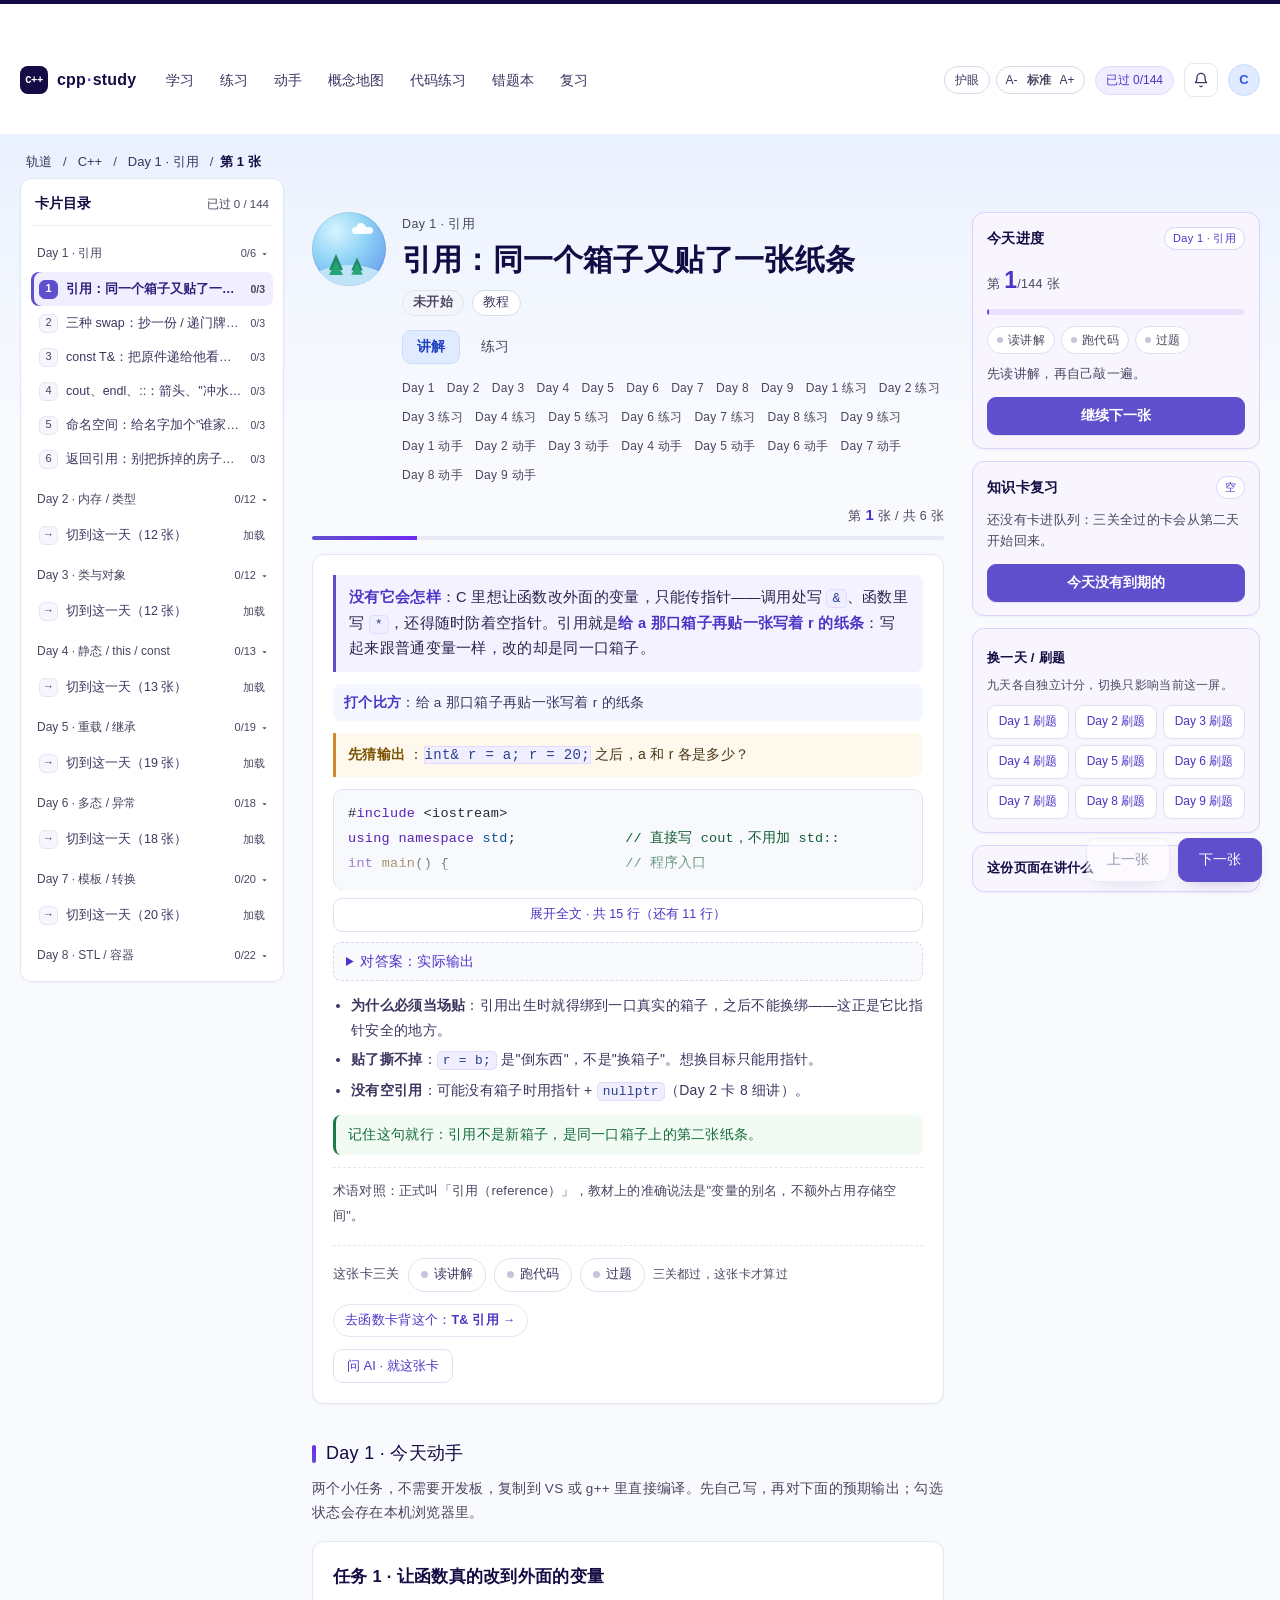
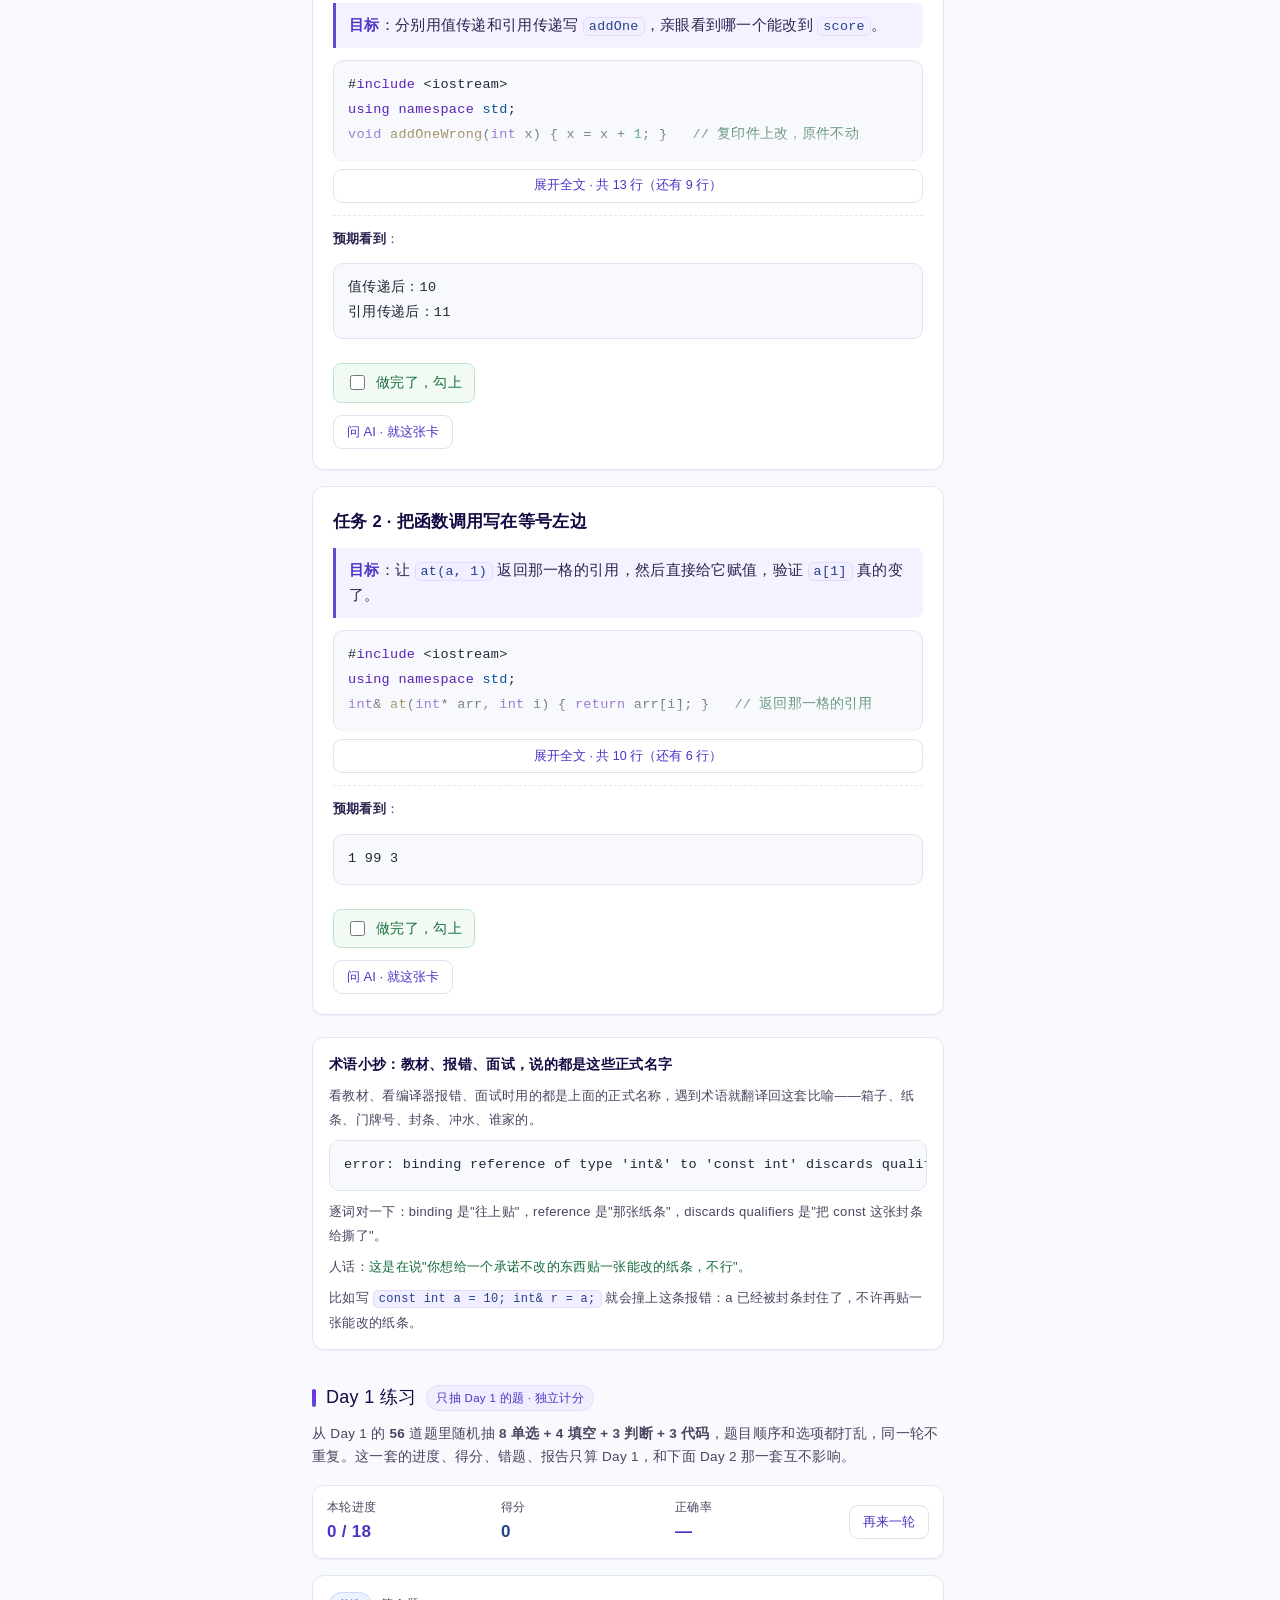
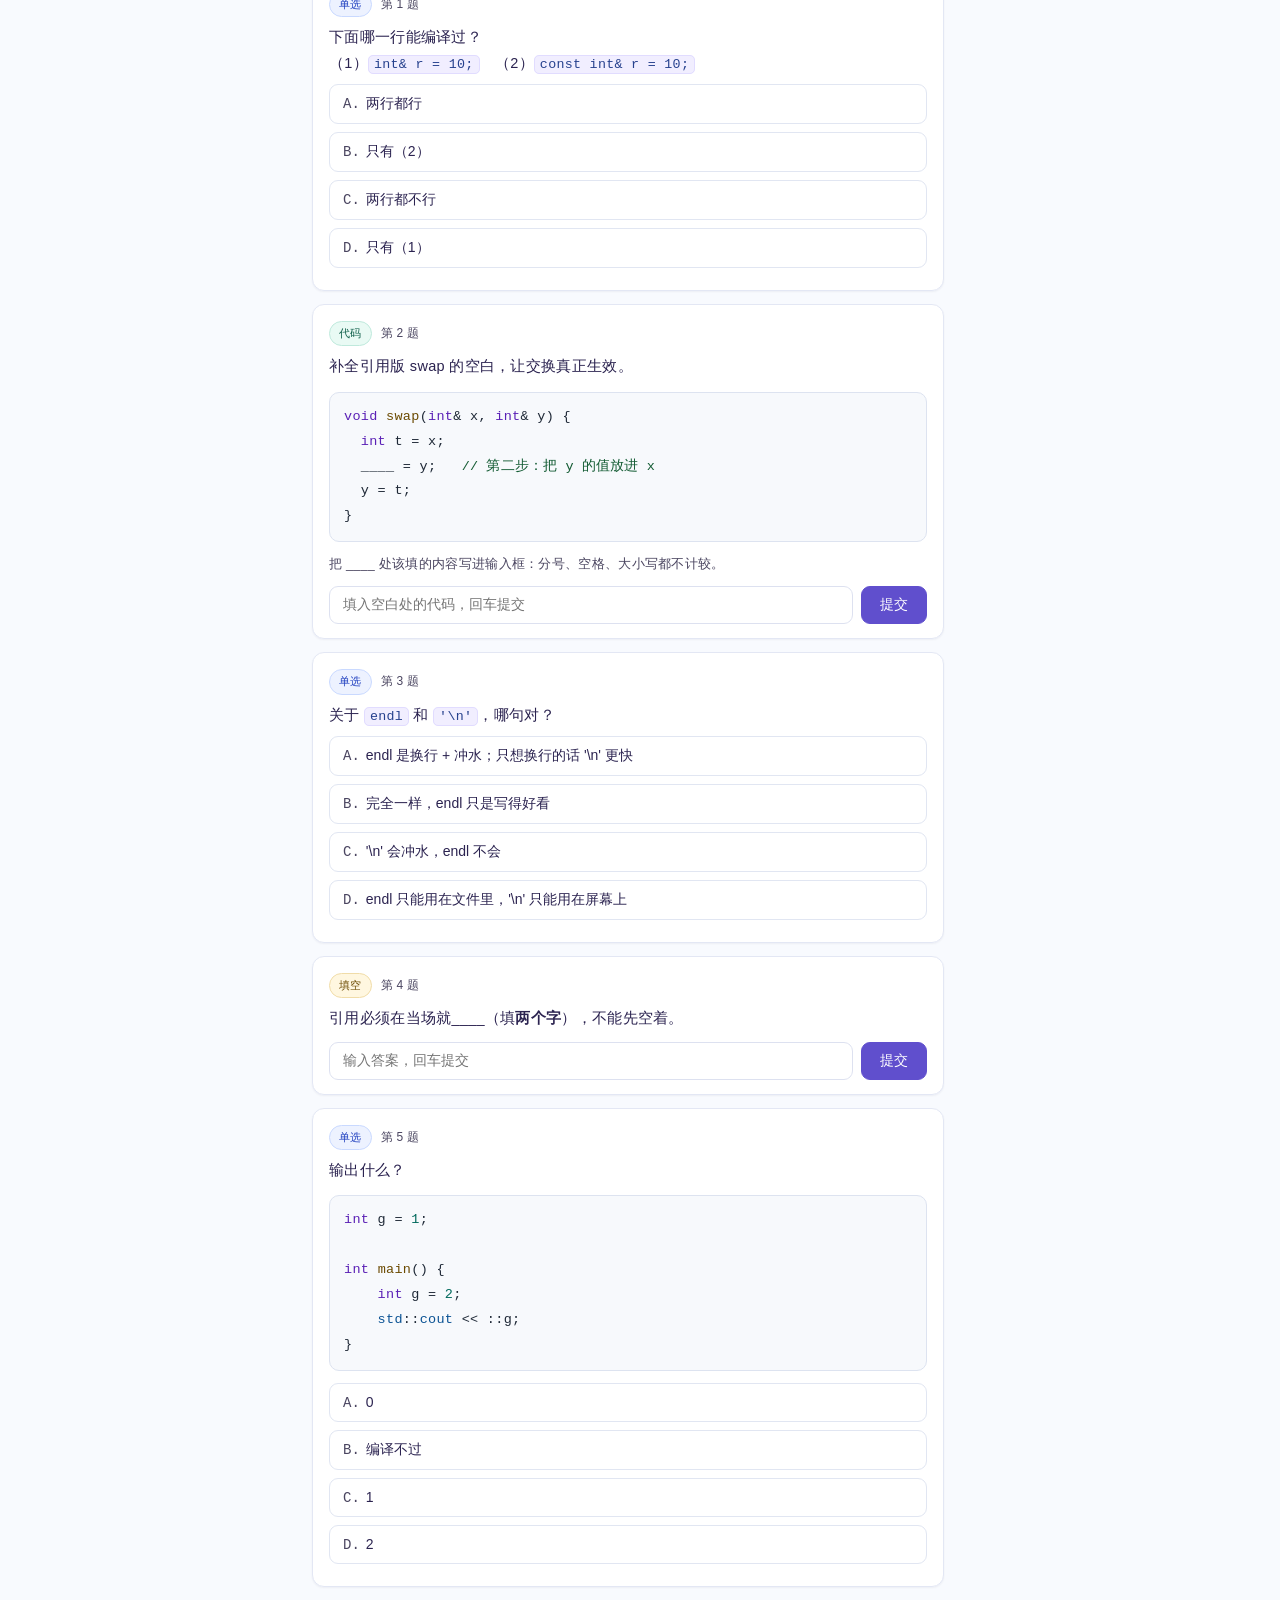
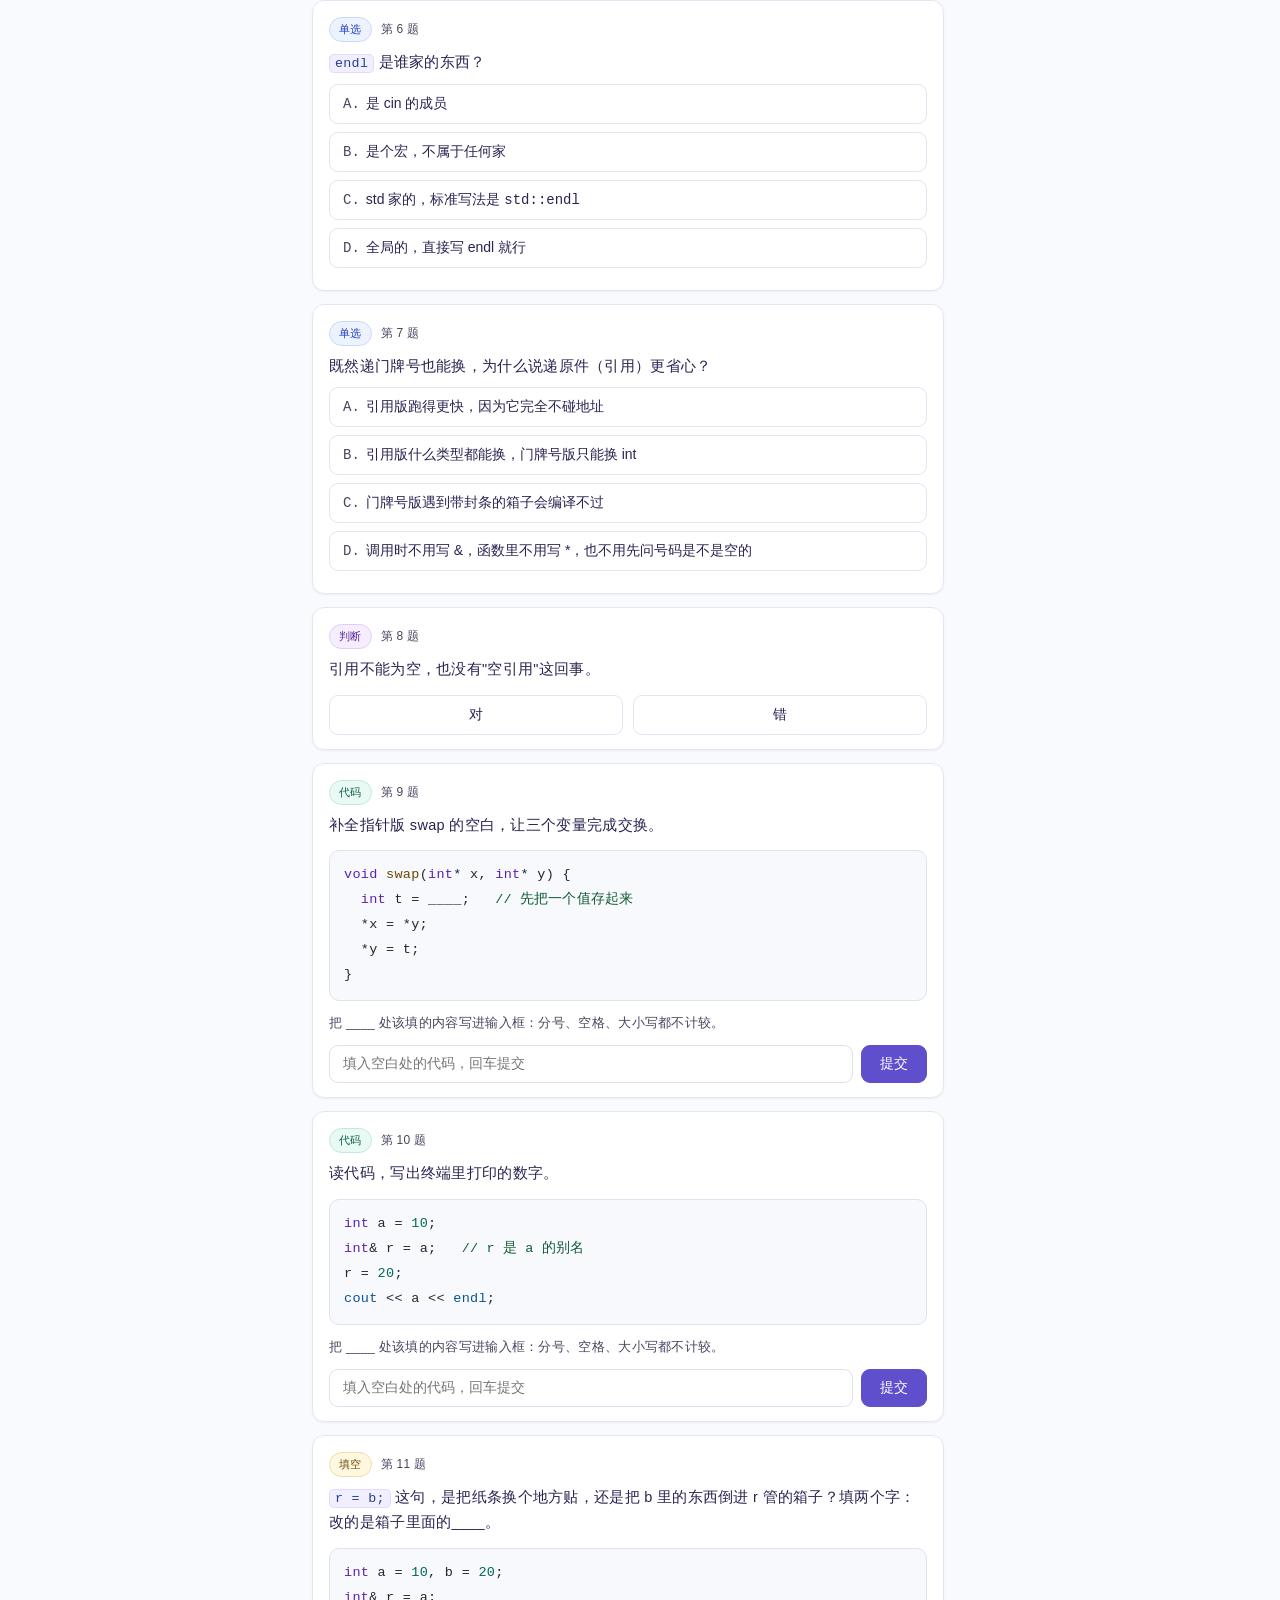
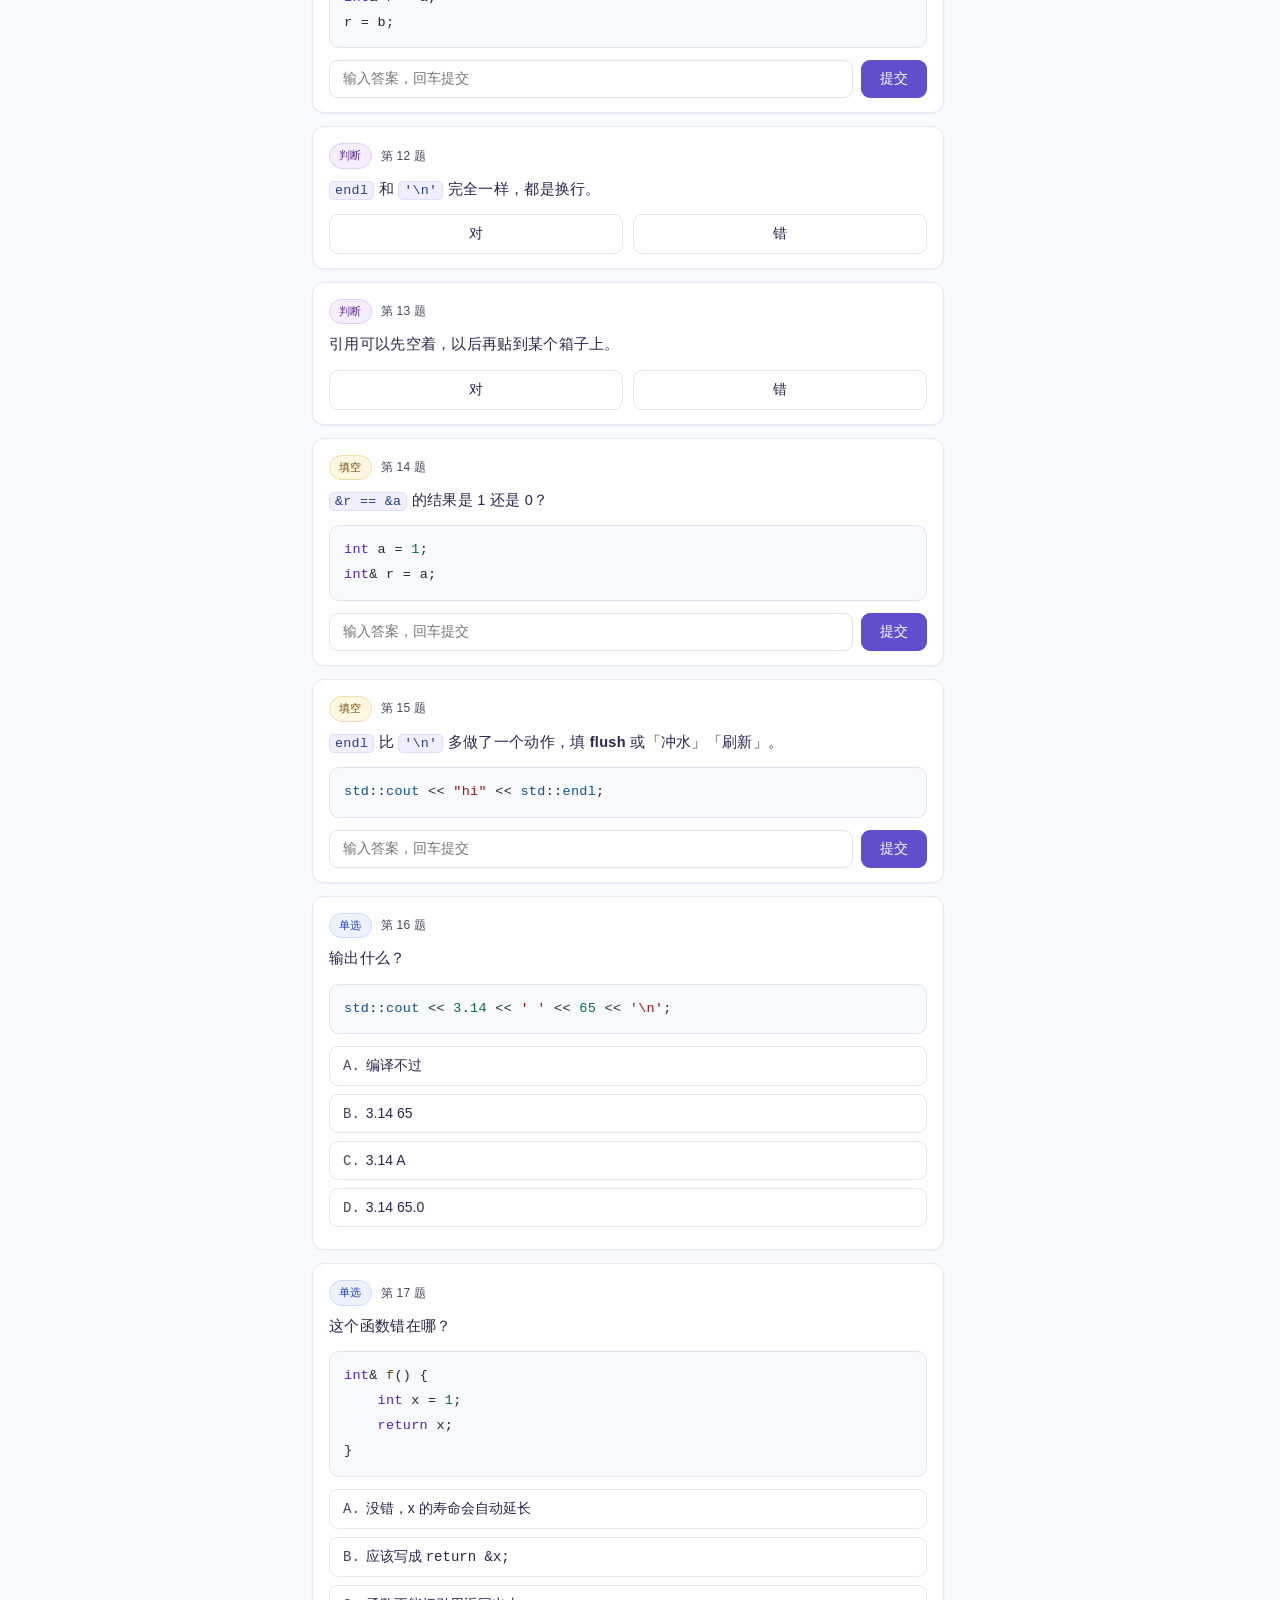
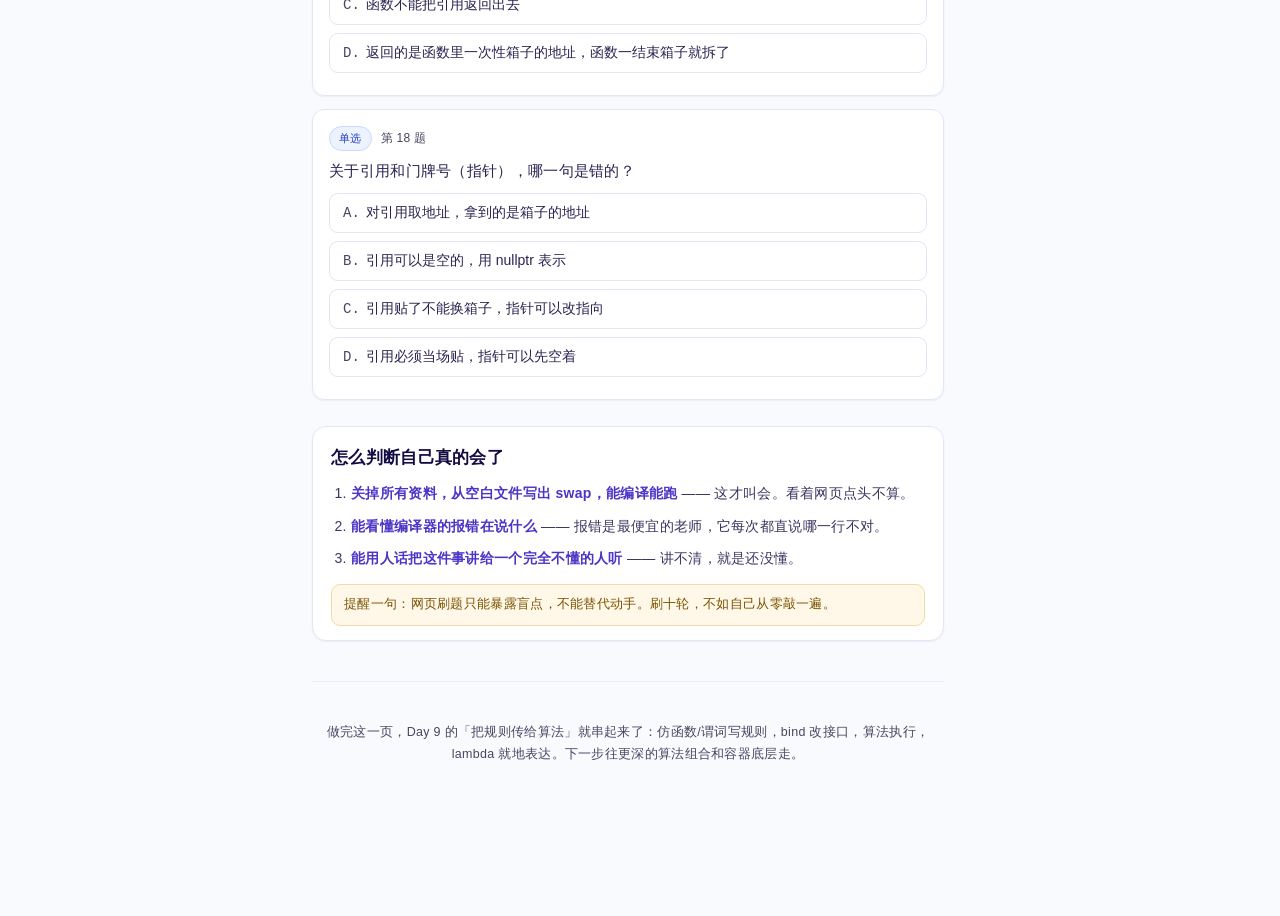
<file: index.html>
<!DOCTYPE html>
<html lang="zh-CN">
<head>
<meta charset="UTF-8">
<meta name="viewport" content="width=device-width, initial-scale=1.0">
<meta name="color-scheme" content="light">
<meta name="theme-color" content="#ffffff">
<title>C++ 九天重点 + 练习</title>
<link rel="icon" href="data:image/svg+xml,%3Csvg xmlns='http://www.w3.org/2000/svg' viewBox='0 0 32 32'%3E%3Crect width='32' height='32' rx='7' fill='%23130B43'/%3E%3Ctext x='16' y='22' font-size='15' text-anchor='middle' fill='%23ffffff' font-family='monospace'%3EC%2B%2B%3C/text%3E%3C/svg%3E">
<link rel="stylesheet" href="assets/style.css">
<script src="assets/prefs.js"></script>
</head>
<body>
<div id="bar"></div>

<header class="topnav" id="topnav">
  <div class="tn-inner">
    <a class="brand" href="#day1" aria-label="C++ 九天 · 回到 Day 1">
      <span class="brand-mark" aria-hidden="true">C++</span>
      <span class="brand-name">cpp<span>·</span>study</span>
    </a>
    <nav class="tn-links" aria-label="主导航">
      <a href="#day1">学习</a>
      <a href="#practice1">练习</a>
      <a href="#task1">动手</a>
      <a href="map.html">概念地图</a>
      <a href="lab.html">代码练习</a>
      <a href="wrong.html">错题本</a>
      <a href="#review" id="navReview">复习<i class="rvbadge hide" id="rvNavBadge"></i></a>
    </nav>
    <div class="tn-right">
      <span class="tn-prog" id="tnProg">已过 0/144</span>
      <button class="tn-ic" id="tnBell" type="button" aria-label="通知">
        <svg width="16" height="16" viewBox="0 0 24 24" fill="none" stroke="currentColor" stroke-width="2" stroke-linecap="round" aria-hidden="true"><path d="M18 8a6 6 0 1 0-12 0c0 7-3 8-3 8h18s-3-1-3-8"/><path d="M13.7 21a2 2 0 0 1-3.4 0"/></svg>
      </button>
      <span class="tn-avatar" title="学习者" aria-hidden="true">C</span>
    </div>
  </div>
</header>

<div class="wrap">
  <noscript><div class="load-err">这个页面需要开启 JavaScript：卡片和练习是按天从 data/ 目录加载的。开启后刷新即可。</div></noscript>

  <nav class="crumbs" aria-label="面包屑">
    <a href="#topnav" id="crumbRoot">轨道</a><i aria-hidden="true">/</i>
    <a href="#day1" id="crumbTrack">C++</a><i aria-hidden="true">/</i>
    <a href="#day1" id="crumbDay">Day 1</a><i aria-hidden="true">/</i>
    <span class="crumb-cur" id="crumbCard" aria-current="page">第 1 张</span>
  </nav>

  <div class="layout">
    <aside class="toc" id="toc" aria-label="卡片目录">
      <div class="toc-head">
        <b>卡片目录</b>
        <span class="toc-sum" id="tocSum"></span>
      </div>
      <div class="toc-list" id="tocList"></div>
    </aside>

    <main class="stage" id="stage">
      <div class="pagegrid">
        <section class="hero" aria-labelledby="deckTitle">
          <div class="hero-ill" aria-hidden="true"><i class="ill-tr t1"></i><i class="ill-tr t2"></i><i class="ill-cloud"></i></div>
          <div class="hero-txt">
            <p class="hero-eyebrow" id="heroEyebrow">Day 1 · 引用</p>
            <h1 id="deckTitle">正在加载…</h1>
            <div class="hero-pills">
              <span class="pill pill-run" id="heroState">进行中</span>
              <span class="pill">教程</span>
            </div>
            <div class="tabs" role="tablist" aria-label="讲解与练习">
              <button class="tab on" id="tabLearn" role="tab" aria-selected="true" type="button">讲解</button>
              <button class="tab" id="tabPractice" role="tab" aria-selected="false" type="button">练习</button>
            </div>
            <nav class="nav" aria-label="页面锚点">
              <a href="#day1">Day 1</a><a href="#day2">Day 2</a><a href="#day3">Day 3</a><a href="#day4">Day 4</a><a href="#day5">Day 5</a><a href="#day6">Day 6</a><a href="#day7">Day 7</a><a href="#day8">Day 8</a><a href="#day9">Day 9</a>
              <a href="#practice1">Day 1 练习</a><a href="#practice2">Day 2 练习</a><a href="#practice3">Day 3 练习</a><a href="#practice4">Day 4 练习</a><a href="#practice5">Day 5 练习</a><a href="#practice6">Day 6 练习</a><a href="#practice7">Day 7 练习</a><a href="#practice8">Day 8 练习</a><a href="#practice9">Day 9 练习</a>
              <a href="#task1">Day 1 动手</a><a href="#task2">Day 2 动手</a><a href="#task3">Day 3 动手</a><a href="#task4">Day 4 动手</a><a href="#task5">Day 5 动手</a><a href="#task6">Day 6 动手</a><a href="#task7">Day 7 动手</a><a href="#task8">Day 8 动手</a><a href="#task9">Day 9 动手</a>
            </nav>
          </div>
        </section>

        <section class="deck" id="day1" aria-label="卡片">
          <div class="deck-head">
            <div class="deck-title" id="deckSub">Day 1</div>
            <div class="deck-meta">
              <span class="qidx">第 <b id="qi">1</b> 张 / 共 <span id="qt">6</span> 张</span>
              <button class="ovbtn" id="ovBtn" type="button" aria-haspopup="dialog" aria-controls="drawer">今天 6 张 ▾</button>
            </div>
          </div>
          <div class="deck-bar" id="deckBarWrap" role="progressbar" aria-valuemin="1" aria-valuemax="6" aria-valuenow="1" aria-label="当天卡片进度"><i id="deckBar"></i></div>
          <div class="deck-card" id="cardHost"><div class="load-tip">正在加载 Day 1 的内容…</div></div>
        </section>

        <aside class="rail" id="rail" aria-label="今天进度">
          <div class="rail-card">
            <div class="rail-head">
              <b>今天进度</b>
              <span class="rail-badge" id="railDay">Day 1</span>
            </div>
            <p class="rail-num">第 <b id="railIdx">1</b><span>/<span id="railTotal">144</span> 张</span></p>
            <div class="rail-track" aria-hidden="true"><i id="railBar"></i></div>
            <div class="rail-lvs" id="railLvs">
              <span class="rlv" data-lv="read"><i></i>读讲解</span>
              <span class="rlv" data-lv="do"><i></i>跑代码</span>
              <span class="rlv" data-lv="quiz"><i></i>过题</span>
            </div>
            <p class="rail-tip" id="railTip">先读讲解，再自己敲一遍。</p>
            <button class="rail-btn" id="railNext" type="button">继续下一张</button>
          </div>
          <div class="rail-card" id="rvCard">
            <div class="rail-head">
              <b>知识卡复习</b>
              <span class="rail-badge" id="rvDue">空</span>
            </div>
            <p class="rail-tip" id="rvNext">三关全过的卡会从第二天开始回来。</p>
            <button class="rail-btn" id="rvStart" type="button">今天没有到期的</button>
          </div>
          <div class="rail-card rail-mini">
            <b>换一天 / 刷题</b>
            <p>九天各自独立计分，切换只影响当前这一屏。</p>
            <div class="rail-brush">
              <button class="again" id="againTop1" type="button">Day 1 刷题</button>
              <button class="again" id="againTop2" type="button">Day 2 刷题</button>
              <button class="again" id="againTop3" type="button">Day 3 刷题</button>
              <button class="again" id="againTop4" type="button">Day 4 刷题</button>
              <button class="again" id="againTop5" type="button">Day 5 刷题</button>
              <button class="again" id="againTop6" type="button">Day 6 刷题</button>
              <button class="again" id="againTop7" type="button">Day 7 刷题</button>
              <button class="again" id="againTop8" type="button">Day 8 刷题</button>
              <button class="again" id="againTop9" type="button">Day 9 刷题</button>
            </div>
          </div>
          <details class="rail-card about">
            <summary>这份页面在讲什么</summary>
            <p class="sub">给刚学完 C、正在转 C++ 的嵌入式初学者：先吃透引用和内存，再把类、构造、析构这条线串起来，补上 static、this、const 和封装，过运算符重载与继承，用虚函数把多态与异常补齐，再进模板和类型转换，然后进 STL 与常用容器，最后用仿函数、算法和 lambda 把规则传起来。所有示例都能在电脑上直接编译运行，不需要开发板；等以后有板子，再回来看标了「以后有板子再看」的部分。</p>
            <p class="only">本页只保留当前阶段必学内容，其余等学完对象生命周期再补。</p>
            <div class="tags">
              <span class="tag">C 已学完</span>
              <span class="tag">嵌入式方向</span>
              <span class="tag">Day 1</span>
              <span class="tag">Day 2</span>
              <span class="tag">Day 3</span>
              <span class="tag">Day 4</span>
              <span class="tag">Day 5</span>
              <span class="tag">Day 6</span>
              <span class="tag">Day 7</span>
              <span class="tag">Day 8</span>
              <span class="tag">Day 9</span>
              <span class="tag">Day 1 题库 56 道</span>
              <span class="tag">Day 2 题库 38 道</span>
              <span class="tag">Day 3 题库 41 道</span>
              <span class="tag">Day 4 题库 41 道</span>
              <span class="tag">Day 5 题库 46 道</span>
              <span class="tag">Day 6 题库 46 道</span>
              <span class="tag">Day 7 题库 48 道</span>
              <span class="tag">Day 8 题库 50 道</span>
              <span class="tag">Day 9 题库 50 道</span>
              <span class="tag">九套练习各自独立</span>
              <span class="tag">动手任务无需开发板</span>
            </div>
          </details>
        </aside>

        <div class="below">
          <div class="day-part" data-day="day1">
            <section class="tasks" id="task1"></section>
            <div class="gloss-wrap" id="gloss1"></div>
          </div>
          <div class="day-part" data-day="day2" hidden>
            <section class="tasks" id="task2"></section>
            <div class="gloss-wrap" id="gloss2"></div>
          </div>
          <div class="day-part" data-day="day3" hidden>
            <section class="tasks" id="task3"></section>
            <div class="gloss-wrap" id="gloss3"></div>
          </div>
          <div class="day-part" data-day="day4" hidden>
            <section class="tasks" id="task4"></section>
            <div class="gloss-wrap" id="gloss4"></div>
          </div>
          <div class="day-part" data-day="day5" hidden>
            <section class="tasks" id="task5"></section>
            <div class="gloss-wrap" id="gloss5"></div>
          </div>
          <div class="day-part" data-day="day6" hidden>
            <section class="tasks" id="task6"></section>
            <div class="gloss-wrap" id="gloss6"></div>
          </div>
          <div class="day-part" data-day="day7" hidden>
            <section class="tasks" id="task7"></section>
            <div class="gloss-wrap" id="gloss7"></div>
          </div>
          <div class="day-part" data-day="day8" hidden>
            <section class="tasks" id="task8"></section>
            <div class="gloss-wrap" id="gloss8"></div>
          </div>
          <div class="day-part" data-day="day9" hidden>
            <section class="tasks" id="task9"></section>
            <div class="gloss-wrap" id="gloss9"></div>
          </div>

          <div class="day-part" data-day="day1">
            <div class="sec-title pr-title" id="practice1">Day 1 练习<span class="pr-tag">只抽 Day 1 的题 · 独立计分</span></div>
            <p class="sec-desc">从 Day 1 的 <b>56</b> 道题里随机抽 <b>8 单选 + 4 填空 + 3 判断 + 3 代码</b>，题目顺序和选项都打乱，同一轮不重复。这一套的进度、得分、错题、报告只算 Day 1，和下面 Day 2 那一套互不影响。</p>

            <div class="stats">
              <div class="stat"><div class="lab">本轮进度</div><div class="val" id="stProg1">0 / 18</div></div>
              <div class="stat"><div class="lab">得分</div><div class="val blue" id="stScore1">0</div></div>
              <div class="stat"><div class="lab">正确率</div><div class="val" id="stRate1">—</div></div>
              <button class="again" id="againBar1">再来一轮</button>
            </div>

            <div id="qlist1"></div>
            <div id="summary1"></div>
          </div>

          <div class="day-part" data-day="day2" hidden>
            <div class="sec-title pr-title" id="practice2">Day 2 练习<span class="pr-tag">只抽 Day 2 的题 · 独立计分</span></div>
            <p class="sec-desc">从 Day 2 的 <b>38</b> 道题里随机抽 <b>6 单选 + 3 填空 + 2 判断 + 3 代码</b>，同样打乱顺序、轮内不重复。这一套的进度、得分、错题、报告只算 Day 2，和上面 Day 1 那一套互不影响。</p>

            <div class="stats">
              <div class="stat"><div class="lab">本轮进度</div><div class="val" id="stProg2">0 / 14</div></div>
              <div class="stat"><div class="lab">得分</div><div class="val blue" id="stScore2">0</div></div>
              <div class="stat"><div class="lab">正确率</div><div class="val" id="stRate2">—</div></div>
              <button class="again" id="againBar2">再来一轮</button>
            </div>

            <div id="qlist2"></div>
            <div id="summary2"></div>
          </div>

          <div class="day-part" data-day="day3" hidden>
            <div class="sec-title pr-title" id="practice3">Day 3 练习<span class="pr-tag">只抽 Day 3 的题 · 独立计分</span></div>
            <p class="sec-desc">从 Day 3 的 <b>41</b> 道题里随机抽 <b>7 单选 + 3 填空 + 3 判断 + 3 代码</b>，打乱顺序、轮内不重复。这一套的进度、得分、错题、报告只算 Day 3，和 Day 1、Day 2 互不影响。</p>

            <div class="stats">
              <div class="stat"><div class="lab">本轮进度</div><div class="val" id="stProg3">0 / 16</div></div>
              <div class="stat"><div class="lab">得分</div><div class="val blue" id="stScore3">0</div></div>
              <div class="stat"><div class="lab">正确率</div><div class="val" id="stRate3">—</div></div>
              <button class="again" id="againBar3">再来一轮</button>
            </div>

            <div id="qlist3"></div>
            <div id="summary3"></div>
          </div>

          <div class="day-part" data-day="day4" hidden>
            <div class="sec-title pr-title" id="practice4">Day 4 练习<span class="pr-tag">只抽 Day 4 的题 · 独立计分</span></div>
            <p class="sec-desc">从 Day 4 的 <b>41</b> 道题里随机抽 <b>7 单选 + 3 填空 + 3 判断 + 3 代码</b>，打乱顺序、轮内不重复。这一套的进度、得分、错题、报告只算 Day 4，和 Day 1–3 互不影响。</p>

            <div class="stats">
              <div class="stat"><div class="lab">本轮进度</div><div class="val" id="stProg4">0 / 16</div></div>
              <div class="stat"><div class="lab">得分</div><div class="val blue" id="stScore4">0</div></div>
              <div class="stat"><div class="lab">正确率</div><div class="val" id="stRate4">—</div></div>
              <button class="again" id="againBar4">再来一轮</button>
            </div>

            <div id="qlist4"></div>
            <div id="summary4"></div>
          </div>

          <div class="day-part" data-day="day5" hidden>
            <div class="sec-title pr-title" id="practice5">Day 5 练习<span class="pr-tag">只抽 Day 5 的题 · 独立计分</span></div>
            <p class="sec-desc">从 Day 5 的 <b>46</b> 道题里随机抽 <b>7 单选 + 3 填空 + 3 判断 + 3 代码</b>，打乱顺序、轮内不重复。这一套的进度、得分、错题、报告只算 Day 5，和 Day 1–4 互不影响。</p>

            <div class="stats">
              <div class="stat"><div class="lab">本轮进度</div><div class="val" id="stProg5">0 / 16</div></div>
              <div class="stat"><div class="lab">得分</div><div class="val blue" id="stScore5">0</div></div>
              <div class="stat"><div class="lab">正确率</div><div class="val" id="stRate5">—</div></div>
              <button class="again" id="againBar5">再来一轮</button>
            </div>

            <div id="qlist5"></div>
            <div id="summary5"></div>
          </div>

          <div class="day-part" data-day="day6" hidden>
            <div class="sec-title pr-title" id="practice6">Day 6 练习<span class="pr-tag">只抽 Day 6 的题 · 独立计分</span></div>
            <p class="sec-desc">从 Day 6 的 <b>46</b> 道题里随机抽 <b>7 单选 + 3 填空 + 3 判断 + 3 代码</b>，打乱顺序、轮内不重复。这一套的进度、得分、错题、报告只算 Day 6，和 Day 1–5 互不影响。</p>

            <div class="stats">
              <div class="stat"><div class="lab">本轮进度</div><div class="val" id="stProg6">0 / 16</div></div>
              <div class="stat"><div class="lab">得分</div><div class="val blue" id="stScore6">0</div></div>
              <div class="stat"><div class="lab">正确率</div><div class="val" id="stRate6">—</div></div>
              <button class="again" id="againBar6">再来一轮</button>
            </div>

            <div id="qlist6"></div>
            <div id="summary6"></div>
          </div>

          <div class="day-part" data-day="day7" hidden>
            <div class="sec-title pr-title" id="practice7">Day 7 练习<span class="pr-tag">只抽 Day 7 的题 · 独立计分</span></div>
            <p class="sec-desc">从 Day 7 的 <b>48</b> 道题里随机抽 <b>7 单选 + 3 填空 + 3 判断 + 3 代码</b>，打乱顺序、轮内不重复。这一套的进度、得分、错题、报告只算 Day 7，和 Day 1–6 互不影响。</p>

            <div class="stats">
              <div class="stat"><div class="lab">本轮进度</div><div class="val" id="stProg7">0 / 16</div></div>
              <div class="stat"><div class="lab">得分</div><div class="val blue" id="stScore7">0</div></div>
              <div class="stat"><div class="lab">正确率</div><div class="val" id="stRate7">—</div></div>
              <button class="again" id="againBar7">再来一轮</button>
            </div>

            <div id="qlist7"></div>
            <div id="summary7"></div>
          </div>

          <div class="day-part" data-day="day8" hidden>
            <div class="sec-title pr-title" id="practice8">Day 8 练习<span class="pr-tag">只抽 Day 8 的题 · 独立计分</span></div>
            <p class="sec-desc">从 Day 8 的 <b>50</b> 道题里随机抽 <b>7 单选 + 3 填空 + 3 判断 + 3 代码</b>，打乱顺序、轮内不重复。这一套的进度、得分、错题、报告只算 Day 8，和 Day 1–7 互不影响。</p>

            <div class="stats">
              <div class="stat"><div class="lab">本轮进度</div><div class="val" id="stProg8">0 / 16</div></div>
              <div class="stat"><div class="lab">得分</div><div class="val blue" id="stScore8">0</div></div>
              <div class="stat"><div class="lab">正确率</div><div class="val" id="stRate8">—</div></div>
              <button class="again" id="againBar8">再来一轮</button>
            </div>

            <div id="qlist8"></div>
            <div id="summary8"></div>
          </div>

          <div class="day-part" data-day="day9" hidden>
            <div class="sec-title pr-title" id="practice9">Day 9 练习<span class="pr-tag">只抽 Day 9 的题 · 独立计分</span></div>
            <p class="sec-desc">从 Day 9 的 <b>50</b> 道题里随机抽 <b>7 单选 + 3 填空 + 3 判断 + 3 代码</b>，打乱顺序、轮内不重复。这一套的进度、得分、错题、报告只算 Day 9，和 Day 1–8 互不影响。</p>

            <div class="stats">
              <div class="stat"><div class="lab">本轮进度</div><div class="val" id="stProg9">0 / 16</div></div>
              <div class="stat"><div class="lab">得分</div><div class="val blue" id="stScore9">0</div></div>
              <div class="stat"><div class="lab">正确率</div><div class="val" id="stRate9">—</div></div>
              <button class="again" id="againBar9">再来一轮</button>
            </div>

            <div id="qlist9"></div>
            <div id="summary9"></div>
          </div>

          <section class="check">
            <h3>怎么判断自己真的会了</h3>
            <ol>
              <li><b>关掉所有资料，从空白文件写出 swap，能编译能跑</b> —— 这才叫会。看着网页点头不算。</li>
              <li><b>能看懂编译器的报错在说什么</b> —— 报错是最便宜的老师，它每次都直说哪一行不对。</li>
              <li><b>能用人话把这件事讲给一个完全不懂的人听</b> —— 讲不清，就是还没懂。</li>
            </ol>
            <p class="check-tip">提醒一句：网页刷题只能暴露盲点，不能替代动手。刷十轮，不如自己从零敲一遍。</p>
          </section>

          <footer>做完这一页，Day 9 的「把规则传给算法」就串起来了：仿函数/谓词写规则，bind 改接口，算法执行，lambda 就地表达。下一步往更深的算法组合和容器底层走。</footer>
        </div>
      </div>
    </main>
  </div>
</div>

<nav class="pager" id="pager" aria-label="卡片翻页">
  <button class="pbtn" id="prevBtn" type="button">上一张</button>
  <button class="pbtn primary" id="nextBtn" type="button">下一张</button>
</nav>

<div class="drawer-mask" id="drawerMask" hidden></div>
<div class="drawer" id="drawer" role="dialog" aria-modal="true" aria-labelledby="drawerTitle" aria-hidden="true">
  <div class="drawer-head">
    <b id="drawerTitle">今天 6 张</b><span>点一下直接跳</span>
    <button class="drawer-close" id="drawerClose" type="button" aria-label="关闭目录">×</button>
  </div>
  <div class="drawer-list" id="drawerList"></div>
</div>
<div class="toast" id="toast" role="status" aria-live="polite"></div>

<div class="aimask hidden" id="aiMask">
  <div class="aidlg" role="dialog" aria-modal="true" aria-labelledby="aiDlgTitle">
    <h3 id="aiDlgTitle">AI 问答设置</h3>
    <p>这份配置和「函数卡」页面是同一份（同域名共用），那边填过这里直接就能用。</p>
    <div class="fld">
      <label>服务商</label>
      <div class="chips" id="aiPresets"></div>
    </div>
    <div class="fld">
      <label for="aiBase">接口地址 Base URL</label>
      <input id="aiBase" type="text" spellcheck="false" autocomplete="off" placeholder="https://api.deepseek.com/v1">
    </div>
    <div class="fld">
      <label for="aiModel">模型名</label>
      <input id="aiModel" type="text" spellcheck="false" autocomplete="off" placeholder="deepseek-chat">
    </div>
    <div class="fld">
      <label for="aiKey">API Key</label>
      <input id="aiKey" type="password" spellcheck="false" autocomplete="off" placeholder="sk-...">
      <div class="ainote" id="aiKeyState"></div>
    </div>
    <div class="ainote-warn hidden" id="aiMobileNote">手机上用不了本机 Ollama：手机的 localhost 是手机自己，不是你的电脑。手机上请选云端服务商并填 key。</div>
    <div class="ainote-box hidden" id="aiOllamaNote">用本机 Ollama 前，先让它在后台跑起来（<code>ollama serve</code>），并允许这个网页访问：<br>
      设环境变量 <code>OLLAMA_ORIGINS</code> 为 <code>https://zijiashanggan.github.io</code>（本地调试再加 <code>http://localhost:8000</code>），改完必须重启 ollama 才生效。第一次提问模型要加载，等一分钟左右正常。</div>
    <div class="aimodal-actions">
      <button class="aibtn primary" id="aiSave" type="button">保存</button>
      <button class="aibtn" id="aiClear" type="button">清空 key</button>
      <button class="aibtn" id="aiClose" type="button">关闭</button>
    </div>
    <div class="ainote" id="aiNow"></div>
  </div>
</div>

<script src="data/syllabus.js"></script>
<script src="assets/wrong-book.js"></script>
<script src="assets/app.js"></script>
<script src="assets/ui.js"></script>
<script src="assets/review.js"></script>
</body>
</html>
</file>
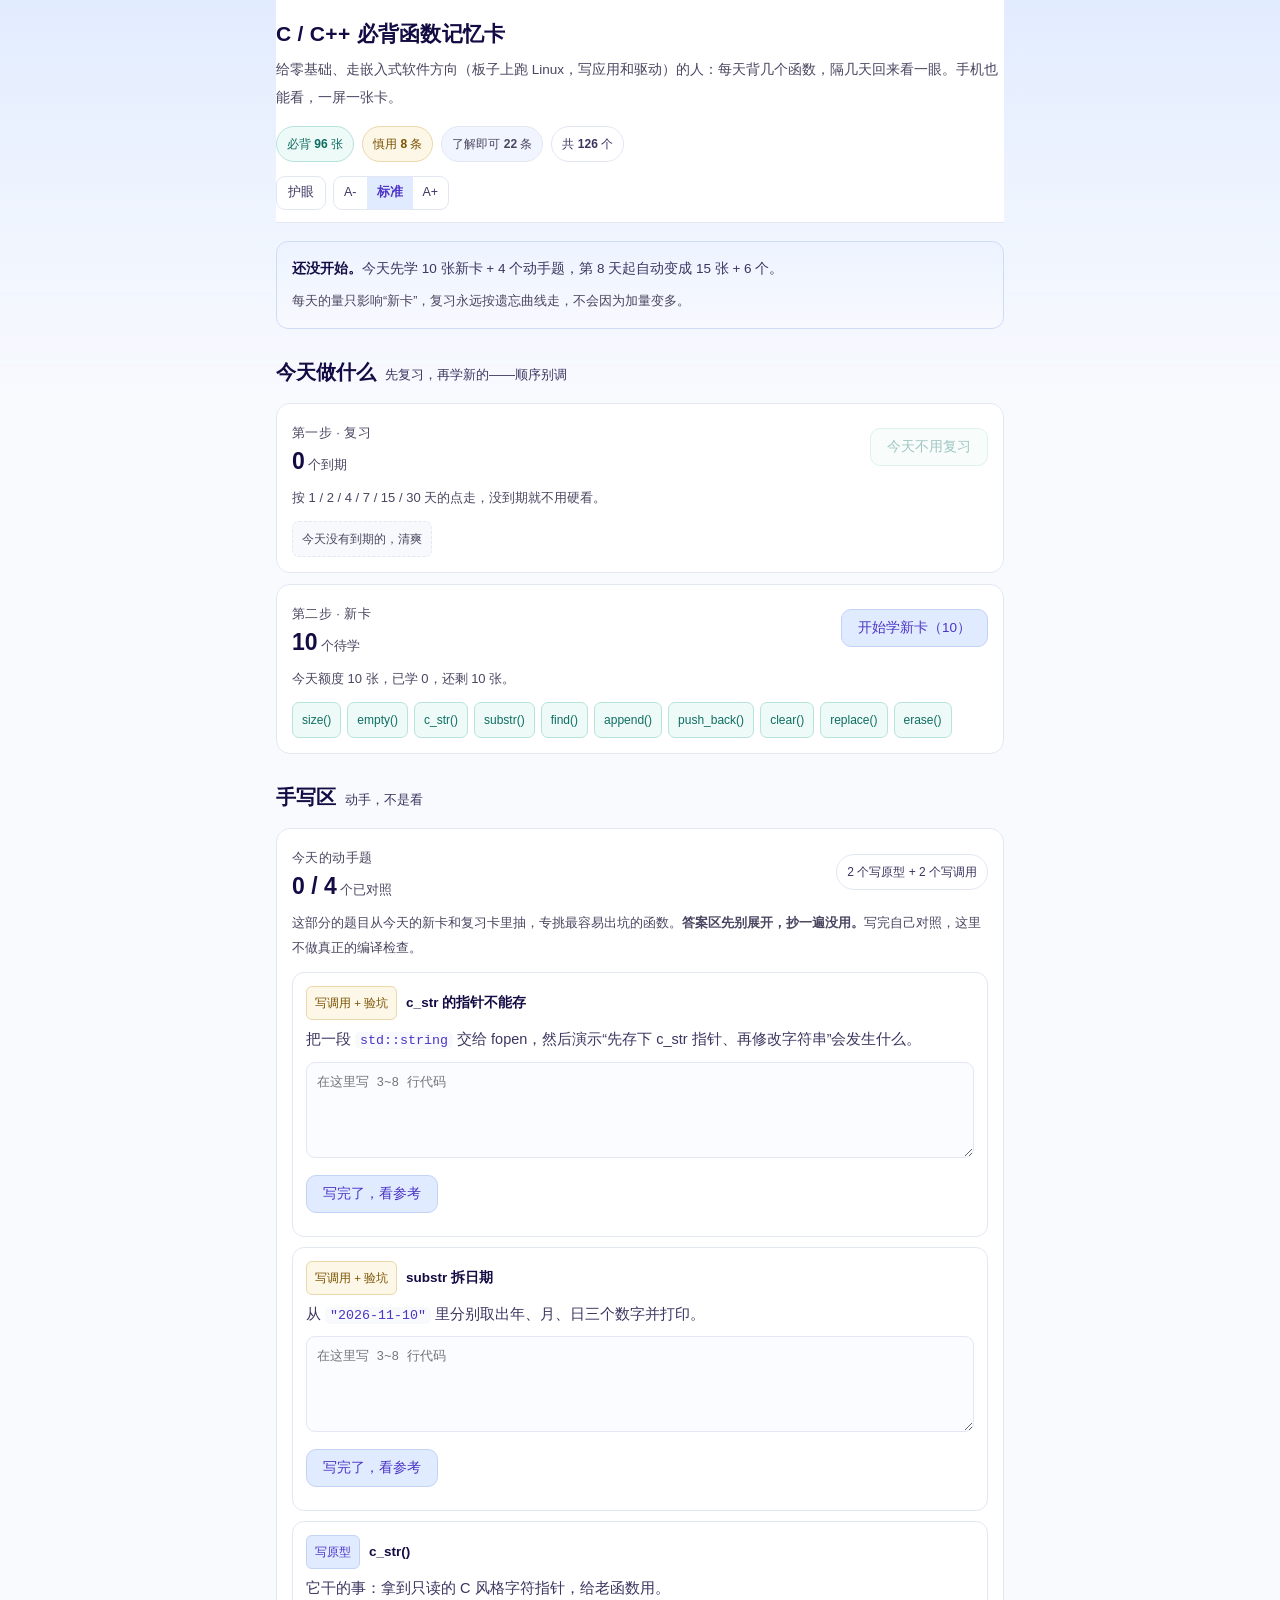
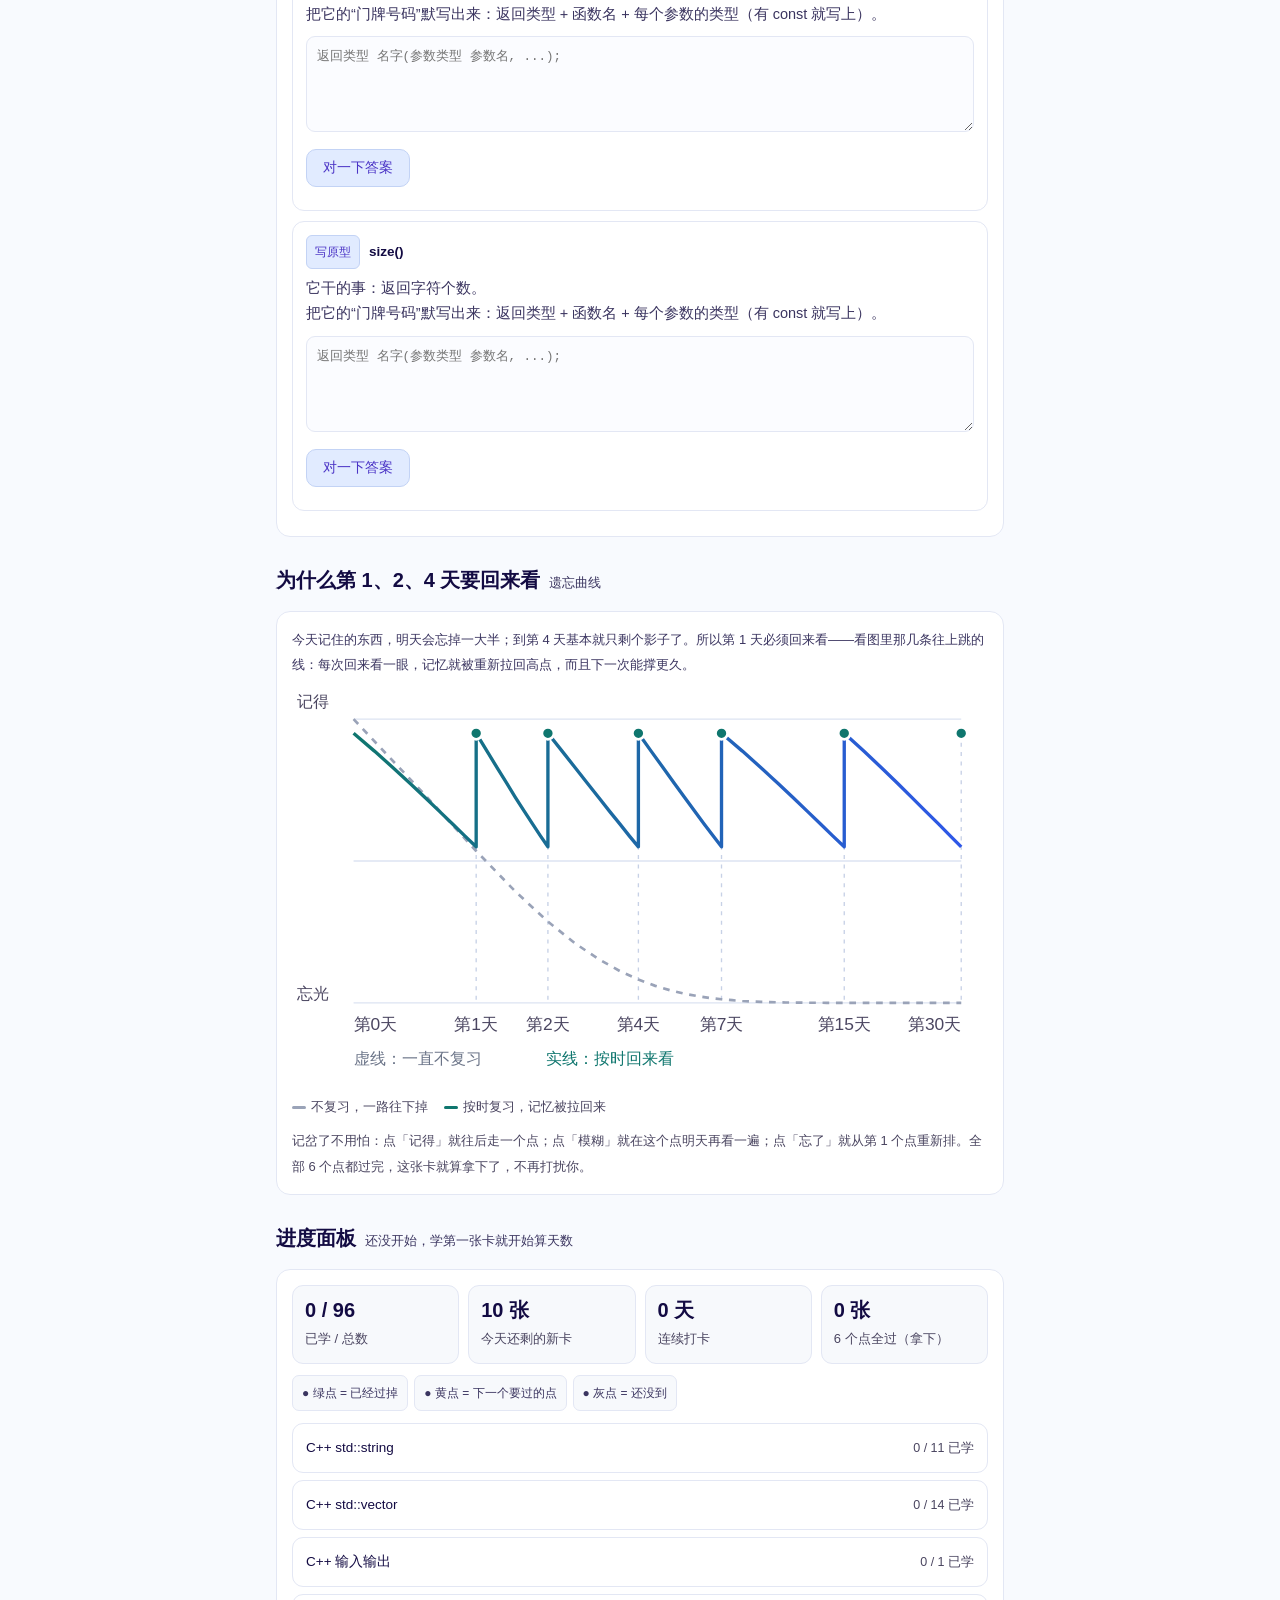
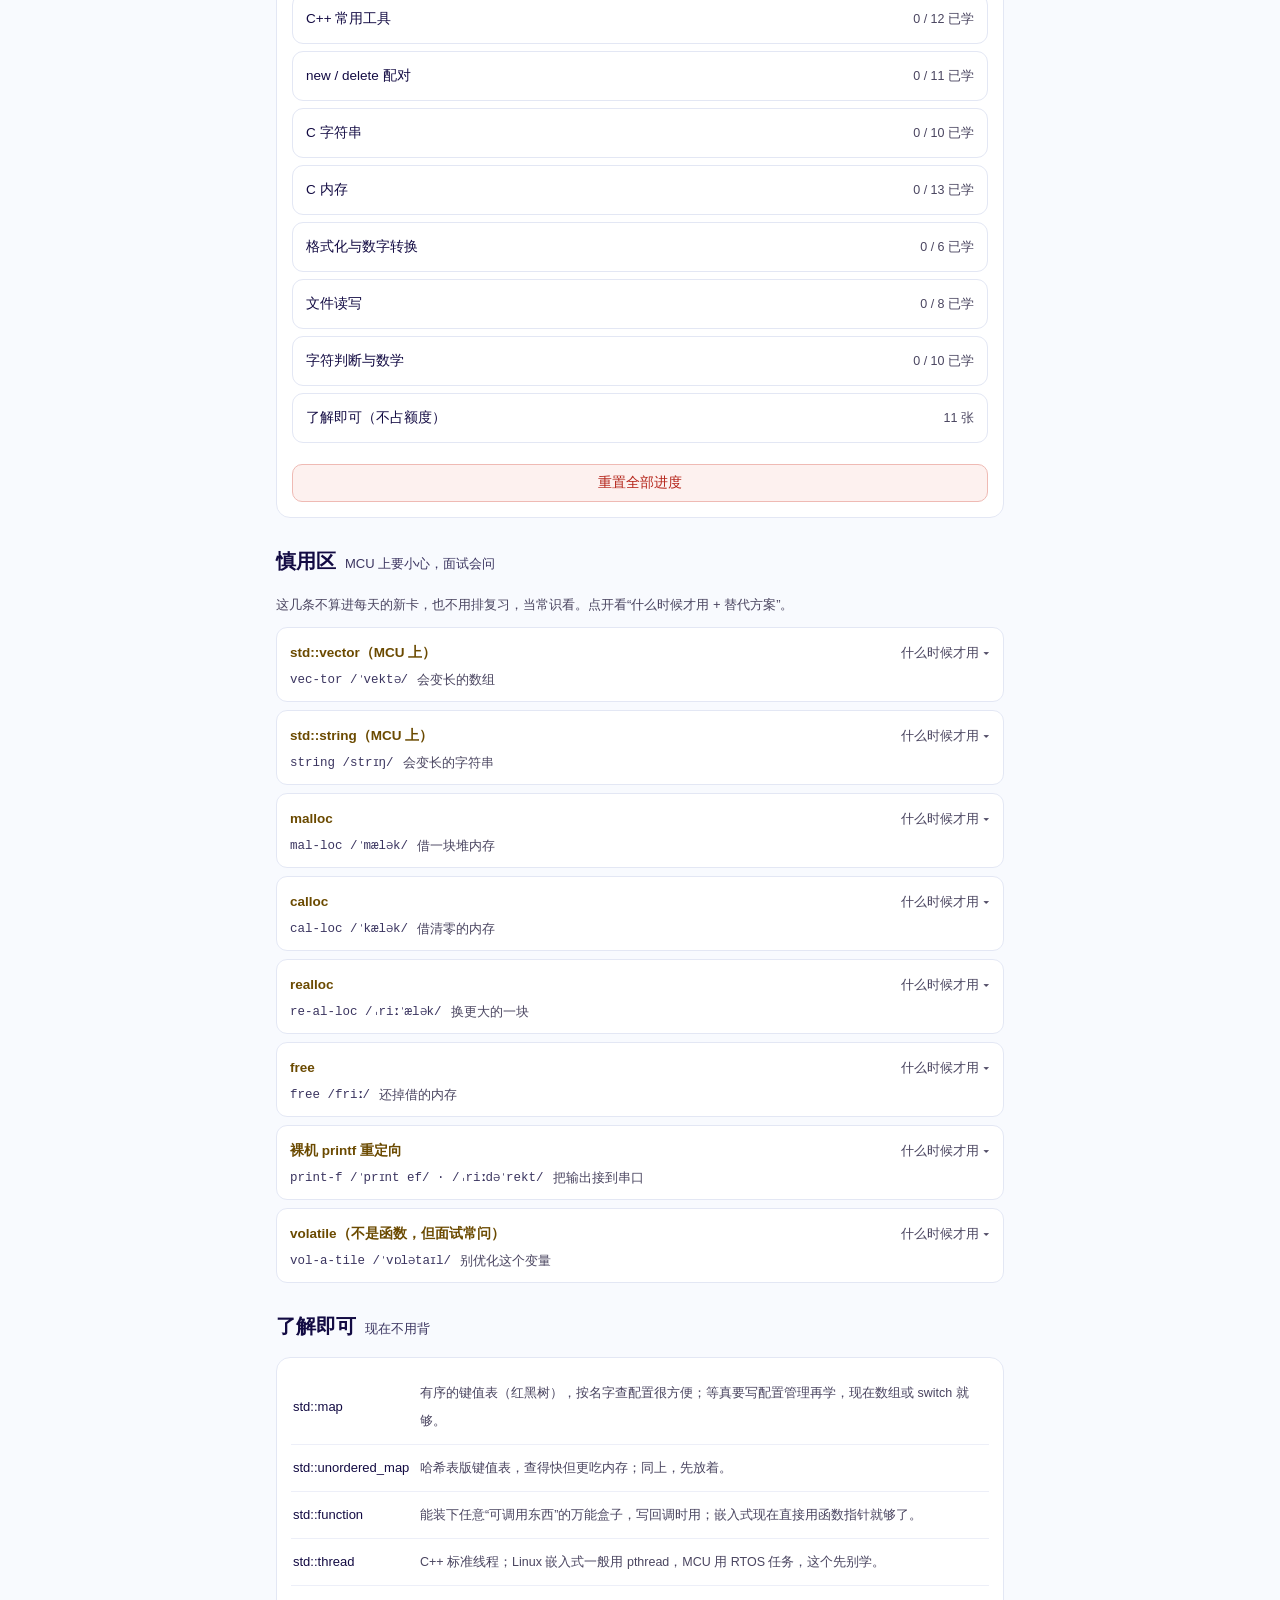
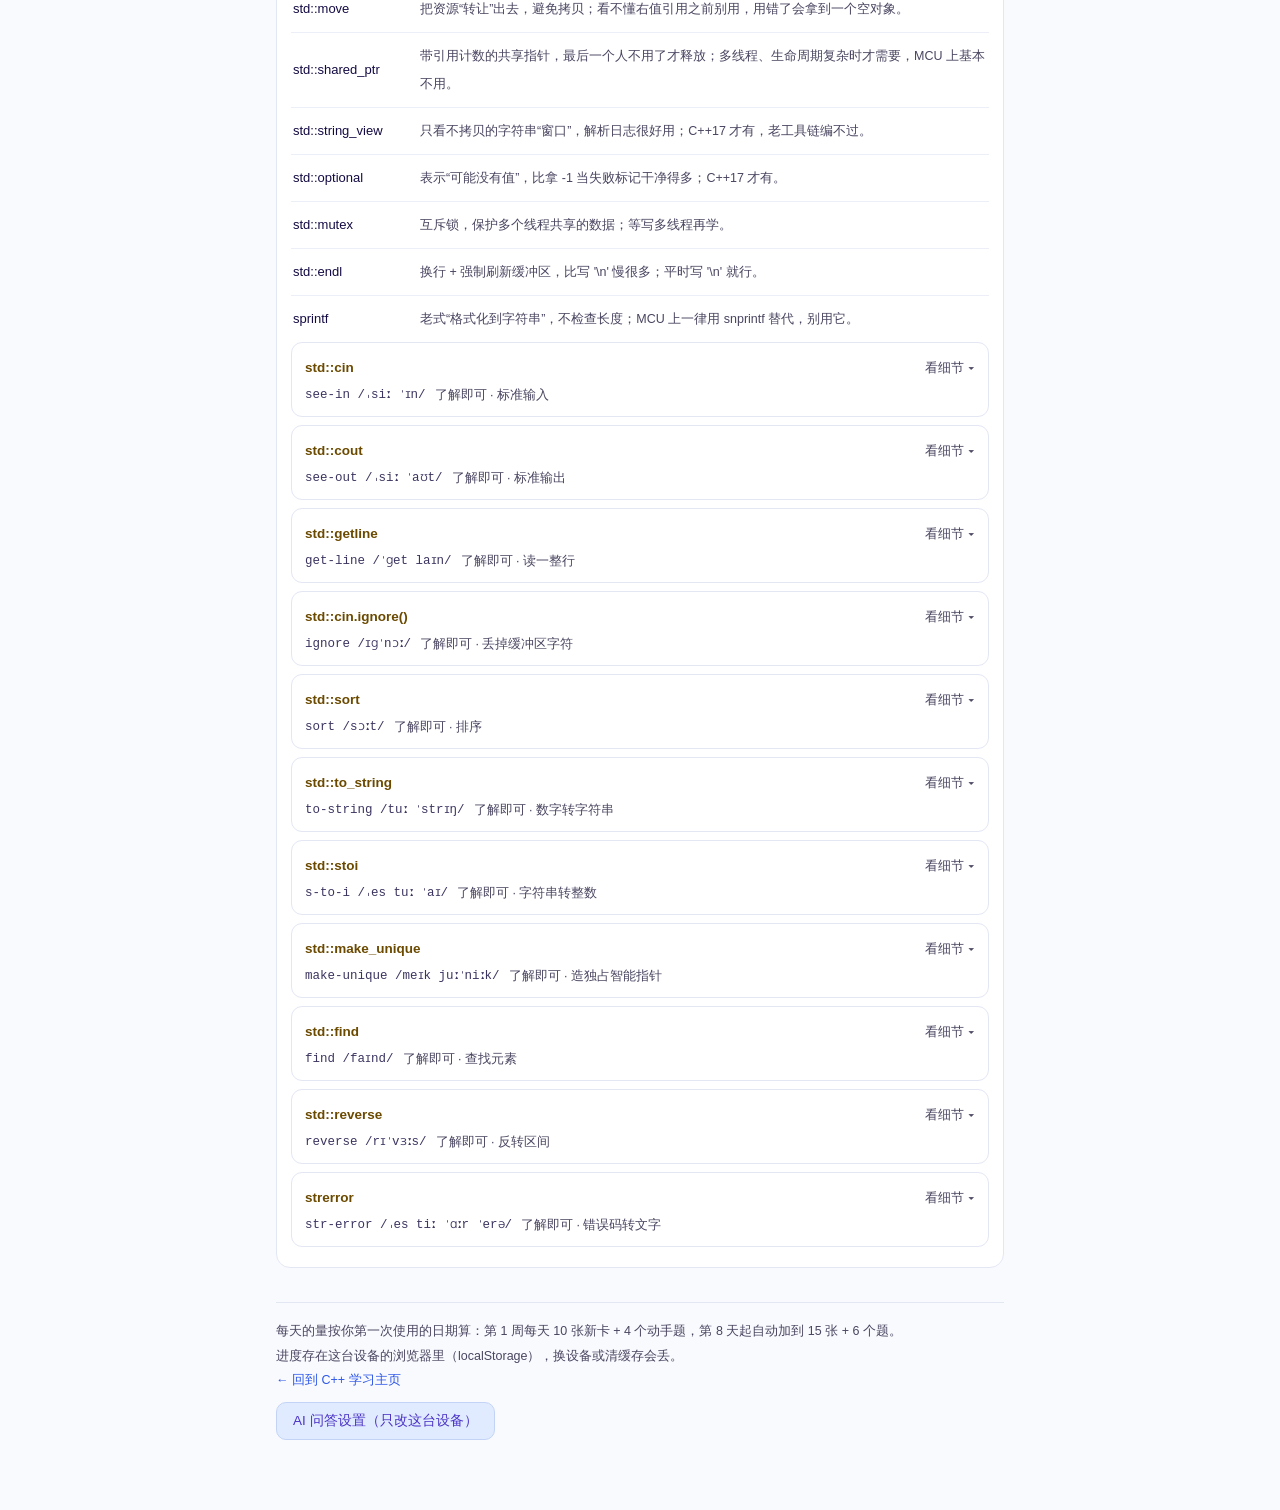
<file: functions.html>
<!DOCTYPE html>
<html lang="zh-CN">
<head>
<meta charset="UTF-8">
<meta name="viewport" content="width=device-width, initial-scale=1.0, viewport-fit=cover, interactive-widget=resizes-content">
<meta name="theme-color" content="#F8FAFE">
<script>
/* 皮肤偏好要在第一帧前生效，避免刷新时闪一下深色。
   键名用函数卡自己的前缀，绝不碰学习站的 cpp_eye_v1 / cpp_fs_v1。 */
(function(){
  try{
    var d = document.documentElement;
    var eye = localStorage.getItem('cpp_fc_eye_v1') === 'on' ? '1' : '0';
    var fs  = localStorage.getItem('cpp_fc_fs_v1') || 'md';
    if(fs !== 'sm' && fs !== 'md' && fs !== 'lg') fs = 'md';
    d.setAttribute('data-eye', eye);
    d.setAttribute('data-fs', fs);
  }catch(e){}
})();
</script>
<title>C/C++ 必背函数记忆卡 · 嵌入式软件方向</title>
<style>
  *{box-sizing:border-box;-webkit-tap-highlight-color:transparent}
  html{-webkit-text-size-adjust:100%}
  body{
    margin:0;background:#0d1117;color:#e6edf3;
    font-family:-apple-system,BlinkMacSystemFont,"Segoe UI","PingFang SC","Microsoft YaHei",sans-serif;
    line-height:1.7;-webkit-font-smoothing:antialiased;overflow-x:hidden;
  }
  body::before{
    content:"";position:fixed;top:0;left:0;right:0;height:400px;pointer-events:none;z-index:0;
    background:radial-gradient(70% 100% at 50% 0%,rgba(94,234,212,.09),transparent 70%);
  }
  .wrap{max-width:760px;margin:0 auto;padding:0 16px 70px;position:relative;z-index:1}
  a{color:#7aa2f7;text-decoration:none}
  a:hover{text-decoration:underline}
  header{padding:32px 0 6px}
  h1{font-size:clamp(22px,5.6vw,30px);margin:0 0 8px;letter-spacing:.3px;line-height:1.35}
  .sub{color:#9aa7b6;font-size:13.5px;margin:0}
  .badges{display:flex;gap:8px;flex-wrap:wrap;margin-top:14px;align-items:center}
  .badge{font-size:12px;padding:3px 10px;border-radius:999px;border:1px solid #2a3646;color:#a9b6c6;background:#141b24}
  .badge.must{color:#5eead4;border-color:rgba(94,234,212,.35);background:rgba(94,234,212,.08)}
  .badge.care{color:#f0c674;border-color:rgba(240,198,116,.35);background:rgba(240,198,116,.08)}
  .badge.later{color:#94a3b5;background:#121820}
  .badge.total{color:#c7d2df;border-color:#2f3d4f}

  .stage{
    margin-top:18px;padding:13px 15px;border-radius:12px;font-size:13.5px;
    background:linear-gradient(180deg,rgba(122,162,247,.10),rgba(122,162,247,.03));
    border:1px solid rgba(122,162,247,.26);color:#c3d3ef;
  }
  .stage b{color:#e6edf3}
  .stage .sub2{display:block;color:#94a3b5;font-size:12.5px;margin-top:4px}

  .sec{margin-top:26px}
  .sec h2{font-size:15.5px;margin:0 0 11px;display:flex;align-items:baseline;gap:9px;flex-wrap:wrap}
  .sec h2 em{font-style:normal;color:#a3b1c2;font-size:13px;font-weight:400}

  .panel{background:#161b22;border:1px solid #243040;border-radius:14px;padding:15px}
  .panel + .panel{margin-top:11px}
  .taskline{display:flex;justify-content:space-between;align-items:center;gap:12px}
  .label{font-size:13px;color:#a3b1c2;letter-spacing:.4px}
  .cnt{font-size:23px;font-weight:700;line-height:1.25}
  .cnt small{font-size:13px;font-weight:400;color:#a3b1c2;margin-left:3px}
  .hint{font-size:13px;line-height:1.75;color:#a3b1c2;margin:9px 0 0}
  .hint.warn{color:#f7d38f}
  .chips{display:flex;flex-wrap:wrap;gap:6px;margin-top:11px}
  .chip{font-size:12px;padding:3px 9px;border-radius:7px;background:#0f151d;border:1px solid #243040;color:#c7d2df}
  .chip.new{color:#5eead4;border-color:rgba(94,234,212,.28)}
  .chip.due{color:#f0c674;border-color:rgba(240,198,116,.3)}
  .chip.over{color:#f7768e;border-color:rgba(247,118,142,.35)}
  .chip.done{opacity:.48;text-decoration:line-through}
  .chip.empty{color:#a3b1c2;border-style:dashed}

  .btn{
    font-family:inherit;font-size:13.5px;padding:9px 16px;border-radius:10px;border:1px solid #2c3a4b;
    background:#1b2330;color:#dfe8f3;cursor:pointer;transition:background .15s,transform .08s;white-space:nowrap;
  }
  .btn:active{transform:scale(.98)}
  .btn.primary{background:rgba(94,234,212,.13);border-color:rgba(94,234,212,.4);color:#5eead4}
  .btn.primary:hover{background:rgba(94,234,212,.22)}
  .btn.ghost{background:rgba(122,162,247,.10);border-color:rgba(122,162,247,.32);color:#a9c1f5}
  .btn.ghost:hover{background:rgba(122,162,247,.18)}
  .btn.danger{background:rgba(247,118,142,.12);border-color:rgba(247,118,142,.42);color:#f7768e}
  .btn:disabled{opacity:.4;cursor:not-allowed}
  .btn.big{width:100%;padding:13px;font-size:15px;border-radius:12px;margin-top:10px}

  .stats{display:grid;grid-template-columns:repeat(2,1fr);gap:9px}
  .stat{background:#0f151d;border:1px solid #243040;border-radius:11px;padding:11px 12px}
  .stat b{display:block;font-size:20px;line-height:1.35}
  .stat span{font-size:13px;line-height:1.6;color:#a3b1c2}

  details.grp{border:1px solid #243040;border-radius:11px;background:#121820;margin-bottom:7px;overflow:hidden}
  details.grp summary{
    padding:10px 13px;cursor:pointer;font-size:13.5px;list-style:none;
    display:flex;justify-content:space-between;align-items:center;gap:10px;
  }
  details.grp summary::-webkit-details-marker{display:none}
  details.grp summary span{color:#a3b1c2;font-size:12.5px;font-weight:400}
  details.grp[open] summary{border-bottom:1px solid #243040;background:#0f151d}
  .prow{display:flex;align-items:center;gap:9px;padding:7px 13px;font-size:12.5px}
  .prow + .prow{border-top:1px solid rgba(36,48,64,.5)}
  .pn{flex:1;min-width:0;overflow:hidden;text-overflow:ellipsis;white-space:nowrap;font-family:ui-monospace,SFMono-Regular,Menlo,Consolas,monospace;font-size:12px;color:#cfdae7}
  .dots{display:flex;gap:3px;flex:none}
  .dot{width:8px;height:8px;border-radius:50%;background:#27313f}
  .dot.done{background:#3fb950}
  .dot.cur{background:#f0c674;box-shadow:0 0 0 2px rgba(240,198,116,.2)}
  .pstat{width:100px;text-align:right;flex:none;font-size:12px;line-height:1.5;color:#a3b1c2}
  .pstat.warn{color:#f7768e}
  .pstat.ok{color:#7ee787}

  details.care,details.later{border:1px solid #243040;border-radius:11px;background:#141a22;margin-bottom:8px}
  details.care summary{padding:11px 13px;font-size:13.5px;cursor:pointer;list-style:none;color:#e3d3ac;
    display:grid;grid-template-columns:1fr auto;gap:3px 10px;align-items:baseline}
  details.care summary::-webkit-details-marker{display:none}
  details.care summary span{font-size:13px;line-height:1.65;color:#a3b1c2}
  details.care summary .cgo{white-space:nowrap}
  details.care summary .csub{grid-column:1/-1;display:flex;flex-wrap:wrap;gap:3px 9px;min-width:0}
  details.care summary .csub i{font-style:normal;font-size:12.5px;line-height:1.6;color:#c3d0de;
    font-family:ui-monospace,SFMono-Regular,Menlo,Consolas,monospace;overflow-wrap:anywhere}
  details.care summary .csub em{font-style:normal;font-size:12.5px;line-height:1.6;color:#b6c3d2}
  details.care[open] summary{border-bottom:1px solid #243040}
  .carebody{padding:12px 14px;font-size:13px;color:#c7d2df}
  .carebody p{margin:0 0 9px}
  .carebody p:last-child{margin-bottom:0}
  .carebody b{color:#e6edf3}
  .carebody p.sayl{font-size:13px;line-height:1.75;color:#d3dce7;padding:8px 11px;border-radius:8px;background:#0f151d;border:1px solid #22303f}
  .carebody p.sayl b{color:#5eead4}
  .carebody p.sayl + p.sayl b{color:#a9c1f5}
  .plainline{
    padding:10px 12px;border-left:3px solid rgba(94,234,212,.6);border-radius:0 8px 8px 0;
    background:rgba(94,234,212,.06);font-size:13.5px;color:#d8f6ef;margin:0 0 12px;
  }
  .trapbox{padding:10px 12px;border-left:3px solid rgba(247,118,142,.65);border-radius:0 8px 8px 0;background:rgba(247,118,142,.06)}
  .trapbox b{color:#f7768e}

  .legend{display:flex;gap:16px;flex-wrap:wrap;font-size:13px;line-height:1.8;color:#a3b1c2;margin-top:6px}
  .legend i{display:inline-block;width:14px;height:3px;border-radius:2px;margin-right:5px;vertical-align:middle}

  .hwcard{border:1px solid #243040;border-radius:12px;background:#121820;padding:13px;margin-bottom:10px}
  .hwcard.done{border-color:rgba(126,231,135,.3)}
  .hwhead{display:flex;align-items:center;gap:9px;margin-bottom:7px;flex-wrap:wrap}
  .hwtype{font-size:11.5px;padding:2px 8px;border-radius:6px;background:rgba(122,162,247,.14);color:#a9c1f5;border:1px solid rgba(122,162,247,.28)}
  .hwtype.call{background:rgba(240,198,116,.12);color:#f0c674;border-color:rgba(240,198,116,.28)}
  .hwtitle{font-size:13.5px;font-weight:600}
  .hwask{font-size:13px;color:#b6c3d2;margin:0 0 9px}
  .hwask code{background:#0d131b;padding:1px 5px;border-radius:5px;font-size:12px;color:#a9c1f5}
  textarea{
    width:100%;min-height:96px;background:#0b1118;border:1px solid #2a3646;border-radius:9px;color:#e6edf3;
    font-family:ui-monospace,SFMono-Regular,Menlo,Consolas,monospace;font-size:12.5px;line-height:1.6;
    padding:10px;resize:vertical;
  }
  textarea:focus{outline:none;border-color:rgba(94,234,212,.45)}
  .hwactions{display:flex;gap:8px;margin-top:8px;flex-wrap:wrap}
  .hwres{margin-top:10px;font-size:12.5px}
  .hwres pre,.code{
    background:#0b1118;border:1px solid #243040;border-radius:8px;padding:10px;overflow-x:auto;
    font-family:ui-monospace,SFMono-Regular,Menlo,Consolas,monospace;font-size:12px;line-height:1.65;
    color:#cfe3ff;white-space:pre-wrap;word-break:break-word;margin:7px 0;
  }
  .chk{display:flex;gap:7px;padding:5px 0;font-size:12.5px;align-items:baseline;border-bottom:1px dashed rgba(36,48,64,.6)}
  .chk .mark{width:15px;flex:none;font-weight:700}
  .chk.ok .mark{color:#7ee787}
  .chk.ng .mark{color:#f7768e}
  .chk .lbl{flex:none;width:74px;color:#93a1b2}
  .chk .val{color:#c7d2df;word-break:break-word}
  .chk.ng .val{color:#f0b0bb}
  .verdict{margin-top:9px;padding:8px 11px;border-radius:8px;font-size:12.5px}
  .verdict.ok{background:rgba(126,231,135,.1);color:#9be8a4;border:1px solid rgba(126,231,135,.3)}
  .verdict.ng{background:rgba(240,198,116,.09);color:#e8cb8b;border:1px solid rgba(240,198,116,.28)}

  footer{margin-top:34px;padding-top:16px;border-top:1px solid #1c2532;font-size:12.5px;line-height:1.95;color:#9aa7b6}

  /* ============ 学习浮层 ============ */
  .study{
    position:fixed;inset:0;z-index:100;background:#0b1016;display:flex;flex-direction:column;
    padding:calc(env(safe-area-inset-top) + 8px) 12px calc(env(safe-area-inset-bottom) + 10px);
    height:100vh;height:100dvh;height:var(--vvh,100dvh);
  }
  .study.hidden{display:none}
  .study-top{display:flex;align-items:center;gap:10px;flex:none;padding:2px 2px 8px;position:relative}
  .iconbtn{
    width:34px;height:34px;border-radius:10px;border:1px solid #2a3646;background:#141b24;color:#c7d2df;
    font-size:20px;line-height:1;cursor:pointer;flex:none;font-family:inherit;
  }
  .study-meta{flex:1;display:flex;justify-content:space-between;align-items:baseline;font-size:12.5px;color:#a3b1c2;padding-right:4px}
  .study-meta b{color:#5eead4;font-weight:600}
  .study-bar{position:absolute;left:2px;right:2px;bottom:2px;height:2px;background:#1b2532;border-radius:2px;overflow:hidden}
  .study-bar i{display:block;height:100%;width:0;background:linear-gradient(90deg,#5eead4,#7aa2f7);transition:width .3s}
  .study-body{flex:1;min-height:0;display:flex;padding-top:8px}
  .flash{flex:1;min-height:0;perspective:1600px;cursor:pointer;touch-action:manipulation}
  .flash-inner{position:relative;width:100%;height:100%;transform-style:preserve-3d;transition:transform .55s cubic-bezier(.2,.7,.3,1)}
  .flash.flipped .flash-inner{transform:rotateY(180deg)}
  .face{
    position:absolute;inset:0;backface-visibility:hidden;-webkit-backface-visibility:hidden;
    border:1px solid #26313f;border-radius:18px;background:linear-gradient(180deg,#161d26,#111720);
    display:flex;flex-direction:column;overflow:hidden;
  }
  .face.front{align-items:center;justify-content:center;padding:22px;text-align:center;
    box-shadow:0 12px 40px rgba(0,0,0,.35),inset 0 1px 0 rgba(255,255,255,.03)}
  .face.back{transform:rotateY(180deg)}
  .tag{font-size:11.5px;color:#5eead4;border:1px solid rgba(94,234,212,.3);background:rgba(94,234,212,.08);padding:2px 9px;border-radius:999px;margin-bottom:16px}
  .fname{font-size:clamp(26px,8vw,44px);font-weight:700;letter-spacing:.5px;line-height:1.25;word-break:break-word;font-family:ui-monospace,SFMono-Regular,Menlo,Consolas,monospace}
  .fname.sm{font-size:clamp(19px,5.6vw,30px)}
  /* 正面的音标：要看清，亮度不低于术语名；长音标允许换行、绝不出框 */
  .fiparow{display:flex;align-items:center;justify-content:center;gap:7px;margin-top:10px;max-width:100%}
  .fipa{min-width:0;max-width:100%;font-size:clamp(13px,3.7vw,14px);line-height:1.65;
    color:#cfdae7;letter-spacing:.1px;font-weight:400;
    font-family:ui-monospace,SFMono-Regular,Menlo,Consolas,monospace;
    overflow-wrap:anywhere;word-break:break-word}
  .spk{flex:0 0 auto;width:40px;height:40px;min-width:40px;padding:0;border-radius:50%;
    border:1px solid #2b3a4d;background:#141c26;color:#8fa7bd;cursor:pointer;
    display:inline-flex;align-items:center;justify-content:center;
    -webkit-tap-highlight-color:transparent;transition:.15s}
  .spk:active{transform:scale(.94)}
  .spk.on{color:#5eead4;border-color:#2f6f63;background:#12211f}
  .spk.off{opacity:.42}
  .spk.sm{width:36px;height:36px;min-width:36px;vertical-align:middle;margin-left:6px}
  #toast{position:fixed;left:50%;bottom:82px;transform:translateX(-50%) translateY(8px);
    max-width:88vw;padding:10px 16px;border-radius:10px;font-size:13px;text-align:center;
    background:#1b2430;border:1px solid #2f3d4f;color:#dfe8f2;opacity:0;pointer-events:none;
    transition:.18s;z-index:99}
  #toast.show{opacity:1;transform:translateX(-50%) translateY(0)}
  /* 正面的一行中文含义：比音标亮一点，但仍然让函数名当主角 */
  .fmean{margin-top:6px;max-width:100%;font-size:clamp(13px,3.9vw,15px);line-height:1.55;
    color:#b6c3d2;font-weight:400;overflow-wrap:anywhere}
  .fhint{position:absolute;bottom:20px;left:0;right:0;font-size:12.5px;line-height:1.6;color:#9aa7b6}
  .bscroll{overflow-y:auto;-webkit-overflow-scrolling:touch;padding:16px 16px 22px}
  .bscroll .plainline{font-size:13.5px}
  .brow{margin-bottom:12px}
  .brow .k{font-size:12.5px;line-height:1.55;color:#a3b1c2;letter-spacing:.4px;margin-bottom:4px}
  .brow p{margin:0;font-size:13.5px;line-height:1.75;color:#d3dce7}
  .brow p.small{font-size:13px;line-height:1.7;color:#b6c3d2}
  .brow .code{margin:5px 0 0}
  .brow.trap p{color:#f2c3cb}
  .brow.trap .k{color:#f7768e}
  .brow.say .k{color:#5eead4}
  .brow.say p{color:#d8f6ef}
  .brow.from .k{color:#a9c1f5}
  .brow.from p{color:#dbe4f3}
  .brow p b{color:#fff;font-weight:700}
  .bnote{
    margin-top:4px;padding:9px 11px;border-radius:8px;background:rgba(122,162,247,.07);
    border:1px solid rgba(122,162,247,.2);font-size:12.5px;color:#a9c1f5;
  }
  .study-foot{flex:none;padding-top:10px}
  .study-foot .hint{text-align:center;margin:0;font-size:12.5px;line-height:1.6}
  .grades{display:grid;grid-template-columns:repeat(3,1fr);gap:8px}
  .grades.two{grid-template-columns:repeat(2,1fr)}
  .grades.hidden,.hint.hidden,.finish.hidden{display:none}
  .grades button{
    font-family:inherit;padding:10px 6px;border-radius:12px;border:1px solid #2c3a4b;background:#151d27;
    color:#dfe8f3;cursor:pointer;display:flex;flex-direction:column;gap:2px;align-items:center;
  }
  .grades button b{font-size:14px}
  .grades button small{font-size:11.5px;line-height:1.5;color:#a3b1c2}
  .grades button[data-g="good"]{border-color:rgba(126,231,135,.35);background:rgba(126,231,135,.09)}
  .grades button[data-g="good"] b{color:#9be8a4}
  .grades button[data-g="fuzzy"]{border-color:rgba(240,198,116,.35);background:rgba(240,198,116,.08)}
  .grades button[data-g="fuzzy"] b{color:#f0c674}
  .grades button[data-g="forgot"]{border-color:rgba(247,118,142,.34);background:rgba(247,118,142,.08)}
  .grades button[data-g="forgot"] b{color:#f7768e}
  .finish{flex:1;display:flex;flex-direction:column;justify-content:center;align-items:center;text-align:center;padding:20px;gap:6px}
  .finish .fbig{font-size:21px;font-weight:700;color:#5eead4}
  .finish p{color:#9aa7b6;font-size:13.5px;margin:6px 0 10px;max-width:340px}

  .modal{position:fixed;inset:0;z-index:200;background:rgba(5,8,12,.75);display:flex;align-items:center;justify-content:center;padding:20px}
  .modal.hidden{display:none}
  .modal-card{background:#161b22;border:1px solid #2c3a4b;border-radius:16px;padding:18px;max-width:360px;width:100%}
  .modal-card h3{margin:0 0 8px;font-size:16.5px}
  .modal-card p{margin:0 0 14px;font-size:13px;line-height:1.8;color:#b6c3d2}
  .modal-actions{display:flex;gap:9px}
  .modal-actions .btn{flex:1}

  /* ============ AI 问答 ============ */
  .aiwrap{flex:none;margin-top:8px}
  .aibody{margin-top:8px;background:#121820;border:1px solid #243040;border-radius:12px;padding:10px}
  .aibody.hidden{display:none}
  .airow{display:flex;gap:7px;align-items:center}
  .aiq{flex:1;min-width:0;background:#0b1118;border:1px solid #2a3646;border-radius:9px;color:#e6edf3;
    font-size:13px;line-height:1.4;padding:9px 10px;font-family:inherit}
  .aiq:focus{outline:none;border-color:rgba(94,234,212,.45)}
  .aisend{flex:none;padding:9px 14px}
  /* 聊天记录：自己靠右、AI 靠左，超出高度自己滚 */
  .aichat{margin-top:9px;padding-top:9px;border-top:1px dashed #243040;
    max-height:min(30vh,240px);overflow-y:auto;-webkit-overflow-scrolling:touch;
    overscroll-behavior:contain;display:flex;flex-direction:column;gap:8px;
    font-size:13px;line-height:1.75}
  .aichat.hidden{display:none}
  .aichat::-webkit-scrollbar{width:4px}
  .aichat::-webkit-scrollbar-thumb{background:#2a3646;border-radius:2px}
  .msg{max-width:88%;padding:7px 11px;border-radius:12px;
    white-space:pre-wrap;word-break:break-word;overflow-wrap:anywhere}
  .msg.me{align-self:flex-end;background:rgba(94,234,212,.12);border:1px solid rgba(94,234,212,.3);
    color:#d8f6ef;border-bottom-right-radius:4px}
  .msg.ai{align-self:flex-start;background:#0f151d;border:1px solid #243040;
    color:#d3dce7;border-bottom-left-radius:4px}
  .msg.ai.err{background:rgba(247,118,142,.08);border-color:rgba(247,118,142,.32);color:#f2c3cb}
  .msg .who{display:block;font-size:11.5px;line-height:1.5;color:#8b98a8;margin-bottom:3px}
  .msg.pending{color:#9aa7b6}
  .ainote{display:flex;flex-wrap:wrap;align-items:baseline;gap:2px 10px;
    font-size:12.5px;color:#9aa7b6;margin-top:8px;line-height:1.75}
  .ainote .grow{flex:1;min-width:190px}
  .linkbtn{background:none;border:0;padding:0;color:#8fb4ff;font-size:12.5px;cursor:pointer;
    font-family:inherit;text-decoration:underline}
  .modal-card.wide{max-width:420px;max-height:86vh;overflow:auto}
  .fld{margin-bottom:10px}
  .fld label{display:block;font-size:12.5px;line-height:1.6;color:#a3b1c2;margin-bottom:5px}
  .fld input,.fld select{width:100%;background:#0b1118;border:1px solid #2a3646;border-radius:8px;
    color:#e6edf3;font-size:13px;padding:9px 10px;font-family:inherit}
  .fld input:focus,.fld select:focus{outline:none;border-color:rgba(94,234,212,.45)}
  .chipset{display:flex;gap:6px;flex-wrap:wrap;margin-bottom:11px}
  .pbtn{font-size:12.5px;line-height:1.5;padding:7px 11px;border-radius:8px;border:1px solid #2c3a4b;background:#0f151d;
    color:#c7d2df;cursor:pointer;font-family:inherit}
  .pbtn.on{color:#5eead4;border-color:rgba(94,234,212,.45);background:rgba(94,234,212,.1)}
  .note{font-size:12.5px;line-height:1.8;color:#a3b1c2;background:#0f151d;border:1px solid #22303f;border-radius:8px;
    padding:9px 11px;margin-bottom:9px}
  .note.hidden{display:none}
  .note b{color:#e6edf3}
  .note.warn{color:#f7d38f;border-color:rgba(247,211,143,.4);background:rgba(247,211,143,.09)}
  .note code{font-family:ui-monospace,SFMono-Regular,Menlo,Consolas,monospace;font-size:12px;line-height:1.6;color:#dbe9ff;
    background:#0b1118;border:1px solid #243040;border-radius:5px;padding:1px 4px}
  .note pre{font-family:ui-monospace,SFMono-Regular,Menlo,Consolas,monospace;font-size:12px;line-height:1.7;color:#dbe9ff;
    background:#0b1118;border:1px solid #243040;border-radius:6px;padding:7px 8px;margin:6px 0;
    white-space:pre-wrap;word-break:break-all}
  .note ol{margin:6px 0 0;padding-left:18px}
  .note li{margin-bottom:3px}

  @media (min-width:640px){
    .fname{font-size:44px}
    .fname.sm{font-size:32px}
    .stats{grid-template-columns:repeat(4,1fr)}
  }

  /* ============================================================
     浅色皮肤：与学习站同一套调色板（--page / --surface / --ink …）
     护眼模式用 html[data-eye="1"] 覆盖成暖色纸感。
     字号三档用 --fsk 缩放，和 cpp-study 的 data-fs 行为一致。
     ============================================================ */
  :root{
    --ink:#130B43; --ink-2:#3B3560; --muted:#4A4560;
    --line:#E3E7F4; --line-2:#EDEFF8; --surface:#FFFFFF; --page:#F8FAFE;
    --lav:#E1EBFF; --lav-2:#F1EEFF;
    --purple:#604FCD; --purple-2:#7029F5; --purple-ink:#4B34C6;
    --blue:#2E57E8; --ok:#1F7A45; --warn:#7A5200; --err:#B42318;
    --tint:#F1F5FF; --tint-2:#F7F9FC; --field:#FBFCFF;
    --code-bg:#F7F9FC; --code-line:#DDE3F0;
    --tok-k:#5B21B6; --tok-t:#0B5394; --tok-s:#A31515; --tok-c:#145C34; --tok-fn:#6B4A00; --tok-num:#00695C;
    --fsk:1; --fski:1;
  }
  html[data-eye="1"]{
    --page:#FBF4E2; --surface:#FFFCF3; --line:#E8DCC2; --line-2:#F1E7D2;
    --ink:#2B2415; --ink-2:#4C4128; --muted:#5C5138; --lav:#F4E8CB; --lav-2:#F8F0DC;
    --blue:#2743B8; --tint:#FBF2DE; --tint-2:#F9F1DF; --field:#FFFDF6;
    --code-bg:#F5EDDC; --code-line:#E3D7BF; --tok-c:#0F4E2B;
  }
  html[data-fs="sm"]{--fsk:.93;--fski:1.0753}
  html[data-fs="lg"]{--fsk:1.1;--fski:.9091}

  body{background:var(--page);color:var(--ink)}
  body::before{background:linear-gradient(180deg,#E2ECFF 0%,#EDF3FE 46%,rgba(248,250,254,0) 100%)}
  html[data-eye="1"] body::before{background:linear-gradient(180deg,#F7EBD2 0%,#FAF2E0 46%,rgba(251,244,226,0) 100%)}
  .wrap{zoom:var(--fsk)}
  a{color:var(--blue)}
  h1,.cnt,.stat b,.sec h2,.modal-card h3,.brow p b,.carebody b{color:var(--ink)}
  .sub,.hint,.label,.cnt small,.legend,footer,.study-meta,.fhint,.ainote,.note,.fld label{color:var(--muted)}
  .sec h2 em,.brow .k,.hwres,.chk .lbl{color:var(--ink-2)}
  .stage{background:linear-gradient(180deg,#EDF3FF,#F7F9FE);border-color:#CFDCF7;color:var(--ink-2)}
  .stage b{color:var(--ink)}
  .stage .sub2{color:var(--muted)}
  .panel,.modal-card,.aibody{background:var(--surface);border-color:var(--line)}
  .badge{background:var(--surface);border-color:var(--line);color:var(--ink-2)}
  .badge.must{color:#0F6E63;border-color:#B7E3DA;background:#EEFAF7}
  .badge.care{color:#7A5200;border-color:#EBD7A9;background:#FDF7E7}
  .badge.later{color:var(--muted);background:var(--tint)}
  .badge.total{color:var(--ink-2);border-color:var(--line)}
  .chip{background:var(--tint-2);border-color:var(--line);color:var(--ink-2)}
  .chip.new{color:#0F6E63;border-color:#B7E3DA;background:#EEFAF7}
  .chip.due{color:#7A5200;border-color:#EBD7A9;background:#FDF7E7}
  .chip.over{color:var(--err);border-color:#F0C4BF;background:#FDF1EF}
  .chip.empty{color:var(--muted)}
  .btn{background:var(--tint-2);border-color:var(--line);color:var(--ink-2)}
  .btn.primary{background:#EEFAF7;border-color:#A9DED3;color:#0F6E63}
  .btn.primary:hover{background:#DFF5EF}
  .btn.ghost{background:var(--lav);border-color:#C3D3F5;color:var(--purple-ink)}
  .btn.ghost:hover{background:#D8E5FF}
  .btn.danger{background:#FDF1EF;border-color:#EFBAB4;color:var(--err)}
  .stat{background:var(--tint-2);border-color:var(--line)}
  .stat span{color:var(--muted)}
  details.grp{background:var(--surface);border-color:var(--line)}
  details.grp summary span{color:var(--muted)}
  details.grp[open] summary{background:var(--tint-2);border-bottom-color:var(--line)}
  .prow + .prow{border-top-color:var(--line-2)}
  .pn{color:var(--ink-2)}
  .dot{background:#DCE3F2}
  .dot.done{background:#2E9E5B}
  .dot.cur{background:#C98A00;box-shadow:0 0 0 2px rgba(201,138,0,.18)}
  .pstat{color:var(--muted)}
  .pstat.warn{color:var(--err)}
  .pstat.ok{color:var(--ok)}
  details.care,details.later{background:var(--surface);border-color:var(--line)}
  details.care summary{color:#6B4A00}
  details.care summary span{color:var(--muted)}
  details.care summary .csub i{color:var(--ink-2)}
  details.care summary .csub em{color:var(--muted)}
  details.care[open] summary{border-bottom-color:var(--line)}
  .carebody{color:var(--ink-2)}
  .carebody p.sayl{background:var(--tint-2);border-color:var(--line);color:var(--ink-2)}
  .carebody p.sayl b{color:#0F6E63}
  .carebody p.sayl + p.sayl b{color:var(--purple-ink)}
  .plainline{background:#EEFAF7;border-left-color:#2E9E5B;color:#114A3B}
  .trapbox{background:#FDF1EF;border-left-color:#D06055}
  .trapbox b{color:var(--err)}
  .hwcard{background:var(--surface);border-color:var(--line)}
  .hwcard.done{border-color:#A9DED3}
  .hwtype{background:var(--lav);color:var(--purple-ink);border-color:#C3D3F5}
  .hwtype.call{background:#FDF7E7;color:#7A5200;border-color:#EBD7A9}
  .hwask{color:var(--ink-2)}
  .hwask code,.note code{background:var(--tint-2);color:var(--purple-ink);border-color:var(--line)}
  textarea,.aiq,.fld input,.fld select{
    background:var(--field);border-color:var(--line);color:var(--ink);
  }
  textarea:focus,.aiq:focus,.fld input:focus,.fld select:focus{border-color:#8FB0F2}
  .hwres pre,.code{background:var(--code-bg);border-color:var(--code-line);color:#1F2937}
  .chk{border-bottom-color:var(--line-2)}
  .chk.ok .mark{color:var(--ok)}
  .chk.ng .mark{color:var(--err)}
  .chk .val{color:var(--ink-2)}
  .chk.ng .val{color:#8A1F17}
  .verdict.ok{background:#EDF6E8;color:#14532D;border-color:#8FBF93}
  .verdict.ng{background:#FDF7E7;color:#6B4A00;border-color:#EBD7A9}
  footer{border-top-color:var(--line)}
  /* 浮层也跟着字号三档缩放：用 zoom + 反算宽高，保证仍然铺满屏幕 */
  .study{
    background:var(--page);
    inset:auto; top:0; left:0;
    width:calc(100vw * var(--fski));
    height:calc(var(--vvh,100dvh) * var(--fski));
    zoom:var(--fsk);
  }
  .iconbtn{background:var(--surface);border-color:var(--line);color:var(--ink-2)}
  .study-meta b{color:#0F6E63}
  .study-bar{background:var(--line-2)}
  .study-bar i{background:linear-gradient(90deg,#0F766E,#2E57E8)}
  .face{background:linear-gradient(180deg,#FFFFFF,#FBFCFE);border-color:var(--line)}
  .face.front{box-shadow:0 10px 30px rgba(35,48,90,.10),inset 0 1px 0 #fff}
  .tag{color:#0F6E63;border-color:#B7E3DA;background:#EEFAF7}
  .fipa{color:var(--ink-2)}
  .spk{background:var(--tint-2);border-color:var(--line);color:#5B6B85}
  .spk.on{color:#0F6E63;border-color:#8FCFC2;background:#E8F8F3}
  #toast{background:#FFFFFF;border-color:var(--line);color:var(--ink-2);box-shadow:0 8px 24px rgba(35,48,90,.14)}
  .bscroll .plainline{color:#114A3B}
  .brow p{color:var(--ink-2)}
  .brow p.small{color:var(--muted)}
  .brow p b{color:var(--ink)}
  .brow.trap p{color:#8A1F17}
  .brow.trap .k{color:var(--err)}
  .brow.say .k{color:#0F6E63}
  .brow.say p{color:#114A3B}
  .brow.from .k{color:var(--purple-ink)}
  .brow.from p{color:var(--ink-2)}
  .bnote{background:var(--lav-2);border-color:#D6DAF5;color:var(--purple-ink)}
  .fmean{color:var(--ink-2)}
  .grades button{background:var(--tint-2);border-color:var(--line);color:var(--ink-2)}
  .grades button small{color:var(--muted)}
  .grades button[data-g="good"]{border-color:#A9DED3;background:#EEFAF7}
  .grades button[data-g="good"] b{color:#0F6E63}
  .grades button[data-g="fuzzy"]{border-color:#EBD7A9;background:#FDF7E7}
  .grades button[data-g="fuzzy"] b{color:#7A5200}
  .grades button[data-g="forgot"]{border-color:#EFBAB4;background:#FDF1EF}
  .grades button[data-g="forgot"] b{color:var(--err)}
  .finish .fbig{color:#0F6E63}
  .finish p{color:var(--muted)}
  .modal{background:rgba(19,11,67,.28)}
  .modal-card p{color:var(--ink-2)}
  .aichat{border-top-color:var(--line)}
  .aichat::-webkit-scrollbar-thumb{background:var(--line)}
  .msg.me{background:#E8F8F3;border-color:#A9DED3;color:#114A3B}
  .msg.ai{background:var(--tint-2);border-color:var(--line);color:var(--ink-2)}
  .msg.ai.err{background:#FDF1EF;border-color:#EFBAB4;color:#8A1F17}
  .msg .who{color:var(--muted)}
  .msg.pending{color:var(--muted)}
  .linkbtn{color:var(--blue)}
  .pbtn{background:var(--tint-2);border-color:var(--line);color:var(--ink-2)}
  .pbtn.on{color:#0F6E63;border-color:#A9DED3;background:#EEFAF7}
  .note{background:var(--tint-2);border-color:var(--line)}
  .note b{color:var(--ink)}
  .note.warn{color:#6B4A00;border-color:#EBD7A9;background:#FDF7E7}
  .note pre{background:var(--code-bg);border-color:var(--code-line);color:#1F2937}

  /* 代码 token：与学习站同一套浅色 token；注释两套底色都 ≥7:1 */
  .code .k{color:var(--tok-k)}
  .code .t{color:var(--tok-t)}
  .code .s{color:var(--tok-s)}
  .code .c{color:var(--tok-c);font-style:normal}
  .code .fn{color:var(--tok-fn)}
  .code .num{color:var(--tok-num)}

  /* 页头皮肤控件 */
  .uiprefs{display:flex;gap:7px;align-items:center;flex-wrap:wrap;margin-top:14px}
  .ui-btn,.ui-fsbtn{
    font-family:inherit;font-size:12.5px;line-height:1.4;padding:7px 11px;border-radius:9px;
    border:1px solid var(--line);background:var(--surface);color:var(--ink-2);cursor:pointer;
  }
  .ui-btn.on{background:#F2E2BC;border-color:#D8BC7C;color:#5C430F;font-weight:600}
  .ui-fs{display:inline-flex;border:1px solid var(--line);border-radius:9px;overflow:hidden;background:var(--surface)}
  .ui-fsbtn{border:0;border-radius:0;background:transparent;padding:7px 10px}
  .ui-fsbtn.on{background:var(--lav);color:var(--purple-ink);font-weight:600}

  /* ============================================================
     与学习站对齐：字号/行高/底色以 cpp-study 的计算样式为基准
     只改排版和底色，不动卡片内容、语音、AI、跳转
     ============================================================ */
  :root{--body-text:#2B2350;--small-line:25.35px}
  html[data-eye="1"]{--body-text:#463A17}
  body{line-height:28px}
  h1{font-size:21px;line-height:28.35px}
  header{background:var(--surface);border-bottom:1px solid var(--line);padding:20px 0 12px}
  .sec h2{font-size:20px;line-height:35px}
  .fname,.fname.sm{font-size:16.5px;line-height:28.875px}
  #fIpa{font-size:13px;line-height:var(--small-line);color:var(--muted)}
  #fMean{font-size:14.5px;line-height:25.375px;color:var(--body-text)}
  .plainline{font-size:14.5px;line-height:25.375px;color:var(--body-text)}
  .brow p{font-size:14.5px;line-height:25.375px;color:var(--body-text)}
  .brow p.small{font-size:13px;line-height:var(--small-line)}
  .brow .k{font-size:13px;line-height:var(--small-line)}
  .hint{font-size:13px;line-height:var(--small-line)}
  .code{font-size:13.5px;line-height:24.3px}
  .carebody{font-size:14.5px;line-height:25.375px;color:var(--body-text)}
  .carebody p.sayl{font-size:14.5px;line-height:25.375px}
  .note{font-size:13px;line-height:var(--small-line)}
  .bnote{font-size:13px;line-height:var(--small-line)}
  .face{background:var(--surface)}
  .hwask{font-size:14.5px;line-height:25.375px}
  .hwask code,.note code{font-size:13.34px;line-height:23.345px}

  /* 卡片底部的“哪天讲过这个” */
  .rellink{
    display:block;margin-top:14px;padding:10px 12px;border-radius:10px;line-height:1.65;
    border:1px solid #C3D3F5;background:var(--lav);color:var(--purple-ink);
    font-size:12.5px;text-decoration:none;
  }
  .rellink:hover{text-decoration:none;background:#D8E5FF}
  .rellink + .rellink{margin-top:8px}
  .rellink b{color:var(--purple-ink)}
  .rellink.none{border-style:dashed;background:var(--tint-2);color:var(--muted)}
  .rellink .go{float:right;white-space:nowrap;margin-left:8px}
</style>
</head>
<body>
<div class="wrap">
  <header>
    <h1>C / C++ 必背函数记忆卡</h1>
    <p class="sub">给零基础、走嵌入式软件方向（板子上跑 Linux，写应用和驱动）的人：每天背几个函数，隔几天回来看一眼。手机也能看，一屏一张卡。</p>
    <div class="badges">
      <span class="badge must">必背 <b id="badgeMust">0</b> 张</span>
      <span class="badge care">慎用 <b id="badgeCare">0</b> 条</span>
      <span class="badge later">了解即可 <b id="badgeLater">0</b> 条</span>
      <span class="badge total">共 <b id="badgeTotal">0</b> 个</span>
    </div>
    <div class="uiprefs" id="uiPrefs">
      <button class="ui-btn" id="uiEye" type="button" aria-pressed="false" title="护眼模式：暖色低刺激背景">护眼</button>
      <span class="ui-fs" role="group" aria-label="字号">
        <button class="ui-fsbtn" data-fs="sm" type="button" aria-label="小字号">A-</button>
        <button class="ui-fsbtn" data-fs="md" type="button">标准</button>
        <button class="ui-fsbtn" data-fs="lg" type="button" aria-label="大字号">A+</button>
      </span>
    </div>
  </header>

  <div class="stage" id="stage"></div>

  <section class="sec">
    <h2>今天做什么 <em>先复习，再学新的——顺序别调</em></h2>
    <div class="panel">
      <div class="taskline">
        <div>
          <div class="label">第一步 · 复习</div>
          <div class="cnt"><span id="dueCount">0</span><small>个到期</small></div>
        </div>
        <button class="btn primary" id="btnReview" type="button">开始复习</button>
      </div>
      <p class="hint" id="dueHint"></p>
      <div class="chips" id="dueChips"></div>
    </div>
    <div class="panel">
      <div class="taskline">
        <div>
          <div class="label">第二步 · 新卡</div>
          <div class="cnt"><span id="newLeft">0</span><small>个待学</small></div>
        </div>
        <button class="btn ghost" id="btnNew" type="button">开始学新卡</button>
      </div>
      <p class="hint" id="newHint"></p>
      <div class="chips" id="newChips"></div>
    </div>
  </section>

  <section class="sec">
    <h2>手写区 <em>动手，不是看</em></h2>
    <div class="panel">
      <div class="taskline">
        <div>
          <div class="label">今天的动手题</div>
          <div class="cnt"><span id="hwDone">0</span> / <span id="hwTotal">0</span><small>个已对照</small></div>
        </div>
        <div class="badge" id="hwCompose">2 个写原型 + 2 个写调用</div>
      </div>
      <p class="hint">这部分的题目从今天的新卡和复习卡里抽，专挑最容易出坑的函数。<b>答案区先别展开，抄一遍没用。</b>写完自己对照，这里不做真正的编译检查。</p>
      <div id="hwList" style="margin-top:12px"></div>
    </div>
  </section>

  <section class="sec">
    <h2>为什么第 1、2、4 天要回来看 <em>遗忘曲线</em></h2>
    <div class="panel">
      <p class="hint" style="margin:0 0 10px;font-size:13px;color:var(--ink-2)">
        今天记住的东西，明天会忘掉一大半；到第 4 天基本就只剩个影子了。所以第 1 天必须回来看——看图里那几条往上跳的线：每次回来看一眼，记忆就被重新拉回高点，而且下一次能撑更久。
      </p>
      <svg viewBox="0 0 520 300" role="img" aria-label="遗忘曲线：1、2、4、7、15、30 天六个复习点" style="width:100%;height:auto;display:block">
        <defs>
          <linearGradient id="gCurve" x1="0" y1="0" x2="1" y2="0">
            <stop offset="0" stop-color="#0F766E"/><stop offset="1" stop-color="#2E57E8"/>
          </linearGradient>
        </defs>
        <g stroke="#DCE3F2" stroke-width="1">
          <line x1="46" y1="24" x2="500" y2="24"/>
          <line x1="46" y1="130" x2="500" y2="130"/>
          <line x1="46" y1="236" x2="500" y2="236"/>
        </g>
        <text x="4" y="15" fill="#4A4560" font-size="12">记得</text>
        <text x="4" y="233" fill="#4A4560" font-size="12">忘光</text>
        <g stroke="#C7D1E6" stroke-width="1" stroke-dasharray="3 4">
          <line x1="137.6" y1="34.6" x2="137.6" y2="236"/>
          <line x1="191.2" y1="34.6" x2="191.2" y2="236"/>
          <line x1="258.8" y1="34.6" x2="258.8" y2="236"/>
          <line x1="320.9" y1="34.6" x2="320.9" y2="236"/>
          <line x1="412.6" y1="34.6" x2="412.6" y2="236"/>
          <line x1="500" y1="34.6" x2="500" y2="236"/>
        </g>
        <path d="M 46.0,24.0 L 99.6,80.9 L 137.6,122.5 L 167.1,153.0 L 191.2,175.3 L 211.6,191.6 L 229.3,203.5 L 244.9,212.2 L 258.8,218.6 L 271.4,223.3 L 282.9,226.7 L 293.5,229.2 L 303.3,231.0 L 312.4,232.4 L 320.9,233.3 L 328.9,234.0 L 336.5,234.6 L 343.6,235.0 L 350.4,235.2 L 356.9,235.4 L 363.0,235.6 L 368.9,235.7 L 374.5,235.8 L 379.9,235.8 L 385.1,235.9 L 390.1,235.9 L 394.9,235.9 L 399.5,236.0 L 404.0,236.0 L 408.4,236.0 L 412.6,236.0 L 416.6,236.0 L 420.6,236.0 L 424.4,236.0 L 428.1,236.0 L 431.8,236.0 L 435.3,236.0 L 438.7,236.0 L 442.1,236.0 L 445.3,236.0 L 448.5,236.0 L 451.6,236.0 L 454.7,236.0 L 457.6,236.0 L 460.5,236.0 L 463.4,236.0 L 466.2,236.0 L 468.9,236.0 L 471.6,236.0 L 474.2,236.0 L 476.7,236.0 L 479.3,236.0 L 481.7,236.0 L 484.2,236.0 L 486.5,236.0 L 488.9,236.0 L 491.2,236.0 L 493.4,236.0 L 495.7,236.0 L 497.9,236.0 L 500.0,236.0"
              fill="none" stroke="#9AA3B8" stroke-width="2" stroke-dasharray="5 5"/>
        <path d="M 46.0,34.6 L 61.6,47.9 L 75.5,60.3 L 88.1,71.9 L 99.6,82.8 L 110.2,92.9 L 120.0,102.3 L 129.1,111.2 L 137.6,119.4 L 137.6,34.6 L 145.7,47.9 L 153.2,60.3 L 160.4,71.9 L 167.1,82.8 L 173.6,92.9 L 179.7,102.3 L 185.6,111.2 L 191.2,119.4 L 191.2,34.6 L 201.8,47.9 L 211.6,60.3 L 220.7,71.9 L 229.3,82.8 L 237.3,92.9 L 244.9,102.3 L 252.0,111.2 L 258.8,119.4 L 258.8,34.6 L 268.3,47.9 L 277.3,60.3 L 285.6,71.9 L 293.5,82.8 L 300.9,92.9 L 307.9,102.3 L 314.6,111.2 L 320.9,119.4 L 320.9,34.6 L 336.5,47.9 L 350.4,60.3 L 363.0,71.9 L 374.5,82.8 L 385.1,92.9 L 394.9,102.3 L 404.0,111.2 L 412.6,119.4 L 412.6,34.6 L 427.2,47.9 L 440.4,60.3 L 452.4,71.9 L 463.4,82.8 L 473.5,92.9 L 483.0,102.3 L 491.8,111.2 L 500.0,119.4"
              fill="none" stroke="url(#gCurve)" stroke-width="2.5" stroke-linejoin="round"/>
        <g fill="#0F766E" stroke="#FFFFFF" stroke-width="2">
          <circle cx="137.6" cy="34.6" r="4.5"/>
          <circle cx="191.2" cy="34.6" r="4.5"/>
          <circle cx="258.8" cy="34.6" r="4.5"/>
          <circle cx="320.9" cy="34.6" r="4.5"/>
          <circle cx="412.6" cy="34.6" r="4.5"/>
          <circle cx="500" cy="34.6" r="4.5"/>
        </g>
        <g fill="#4A4560" font-size="13" text-anchor="middle">
          <text x="46" y="256" text-anchor="start">第0天</text>
          <text x="137.6" y="256">第1天</text>
          <text x="191.2" y="256">第2天</text>
          <text x="258.8" y="256">第4天</text>
          <text x="320.9" y="256">第7天</text>
          <text x="412.6" y="256">第15天</text>
          <text x="500" y="256" text-anchor="end">第30天</text>
        </g>
        <text x="46" y="282" fill="#6B7488" font-size="12">虚线：一直不复习　　</text>
        <text x="190" y="282" fill="#0F766E" font-size="12">实线：按时回来看</text>
      </svg>
      <div class="legend">
        <span><i style="background:#9AA3B8"></i>不复习，一路往下掉</span>
        <span><i style="background:#0F766E"></i>按时复习，记忆被拉回来</span>
      </div>
      <p class="hint" style="margin-top:10px">
        记岔了不用怕：点「记得」就往后走一个点；点「模糊」就在这个点明天再看一遍；点「忘了」就从第 1 个点重新排。全部 6 个点都过完，这张卡就算拿下了，不再打扰你。
      </p>
    </div>
  </section>

  <section class="sec">
    <h2>进度面板 <em id="panelMeta"></em></h2>
    <div class="panel">
      <div class="stats">
        <div class="stat"><b id="statLearned">0 / 0</b><span>已学 / 总数</span></div>
        <div class="stat"><b id="statNewLeft">0 张</b><span>今天还剩的新卡</span></div>
        <div class="stat"><b id="statStreak">0 天</b><span>连续打卡</span></div>
        <div class="stat"><b id="statMastered">0 张</b><span>6 个点全过（拿下）</span></div>
      </div>
      <p class="hint" id="panelHw" style="margin-top:11px"></p>
      <div class="chips" style="margin-top:4px">
        <span class="chip">● 绿点 = 已经过掉</span>
        <span class="chip">● 黄点 = 下一个要过的点</span>
        <span class="chip">● 灰点 = 还没到</span>
      </div>
      <div id="panelList" style="margin-top:12px"></div>
      <button class="btn danger" id="btnReset" type="button" style="margin-top:14px;width:100%">重置全部进度</button>
    </div>
  </section>

  <section class="sec">
    <h2>慎用区 <em>MCU 上要小心，面试会问</em></h2>
    <p class="hint" style="margin:0 0 10px">这几条不算进每天的新卡，也不用排复习，当常识看。点开看“什么时候才用 + 替代方案”。</p>
    <div id="careList"></div>
  </section>

  <section class="sec">
    <h2>了解即可 <em>现在不用背</em></h2>
    <div class="panel" id="laterList" style="padding:12px 14px"></div>
  </section>

  <footer>
    每天的量按你第一次使用的日期算：第 1 周每天 10 张新卡 + 4 个动手题，第 8 天起自动加到 15 张 + 6 个题。<br>
    进度存在这台设备的浏览器里（localStorage），换设备或清缓存会丢。<br>
    <a href="./index.html">← 回到 C++ 学习主页</a>
    <div style="margin-top:10px"><button class="btn ghost" id="aiCfgHome" type="button">AI 问答设置（只改这台设备）</button></div>
  </footer>
</div>

<!-- 学习浮层 -->
<div class="study hidden" id="study">
  <div class="study-top">
    <button class="iconbtn" id="studyClose" type="button" aria-label="关闭">×</button>
    <div class="study-meta"><span id="studyMode">复习</span><span id="studyPos">1 / 1</span></div>
    <div class="study-bar"><i id="studyBar"></i></div>
  </div>
  <div class="study-body">
    <div class="flash" id="flash">
      <div class="flash-inner">
        <div class="face front">
          <div class="tag" id="fTag">必背</div>
          <div class="fname" id="fName">strlen</div>
          <div class="fiparow">
            <span class="fipa" id="fIpa"></span>
            <button class="spk" id="fSpk" type="button" aria-label="朗读这个函数名"><svg viewBox="0 0 24 24" width="18" height="18" aria-hidden="true"><path d="M4 9v6h4l5 4V5L8 9H4z" fill="currentColor"/><path d="M16.5 8.5a4.5 4.5 0 0 1 0 7" fill="none" stroke="currentColor" stroke-width="1.8" stroke-linecap="round"/></svg></button>
          </div>
          <div class="fmean" id="fMean"></div>
          <div class="fhint">点一下卡片，看背面</div>
        </div>
        <div class="face back"><div class="bscroll" id="bBody"></div></div>
      </div>
    </div>
    <div class="finish hidden" id="finish">
      <div class="fbig" id="finishTitle">这一轮做完了</div>
      <p id="finishText"></p>
      <button class="btn primary big" id="finishHome" type="button">回到首页</button>
      <button class="btn ghost big hidden" id="finishNext" type="button">接着学今天的新卡</button>
    </div>
  </div>
  <div class="study-foot">
    <div class="hint" id="gradeHint">先点卡片翻面，看完再选</div>
    <div class="grades hidden" id="grades"></div>
    <div class="aiwrap" id="aiWrap">
      <button class="btn ghost big" id="aiToggle" type="button">问 AI（用你自己的 key）</button>
      <div class="aibody hidden" id="aiBody">
        <div class="aichat hidden" id="aiLog"></div>
        <div class="airow">
          <input class="aiq" id="aiQ" type="text" maxlength="200" enterkeyhint="send" placeholder="就这张卡问一句…">
          <button class="btn primary aisend" id="aiSend" type="button">问</button>
        </div>
        <div class="ainote">
          <span class="grow">只带这张卡 + 最近 5 轮（超出丢最早的），烧的是你自己的额度；key 只存这台设备，不上传。</span>
          <button class="linkbtn" id="aiClearChat" type="button">清空对话</button>
          <button class="linkbtn" id="aiCfgBtn" type="button">设置</button>
        </div>
      </div>
    </div>
  </div>
</div>

<!-- 重置确认 -->
<div class="modal hidden" id="modal">
  <div class="modal-card">
    <h3>真的要全部清空吗？</h3>
    <p>会删掉：已学的卡片、每个函数现在走到第几个复习点、连续打卡天数、今天的手写对照记录。删掉就找不回来了。</p>
    <div class="modal-actions">
      <button class="btn ghost" id="cancelReset" type="button">再想想</button>
      <button class="btn danger" id="confirmReset" type="button">确认重置</button>
    </div>
  </div>
</div>

<!-- AI 设置：配置只存这台设备的 localStorage -->
<div class="modal hidden" id="aiModal">
  <div class="modal-card wide">
    <h3>AI 问答设置</h3>
    <p>配置只保存在<b>这台设备</b>的浏览器里（localStorage），不上传、不经过任何中间服务器；手机和电脑要各配一次，换设备不会跟着走。</p>
    <div class="chipset" id="aiPresets"></div>
    <div class="fld">
      <label>Base URL（OpenAI 兼容，不用带 /chat/completions）</label>
      <input id="aiBase" type="text" spellcheck="false" autocapitalize="off" placeholder="https://api.deepseek.com/v1">
    </div>
    <div class="fld">
      <label>模型名</label>
      <input id="aiModel" type="text" spellcheck="false" autocapitalize="off" placeholder="deepseek-chat">
    </div>
    <div class="fld">
      <label>API key <span id="aiKeyState"></span></label>
      <input id="aiKey" type="password" spellcheck="false" autocomplete="off" autocapitalize="off" placeholder="粘贴你的 key">
    </div>
    <div class="note hidden" id="aiOllamaNote">
      <b>Ollama 的 key 随便写</b>，它不校验，填 <code>ollama</code> 就行。<br>
      <b>电脑上要先允许这个网页访问本机 Ollama：</b>
      <ol>
        <li>开始菜单搜「环境变量」→ 打开<b>编辑系统环境变量</b> → 环境变量</li>
        <li>在「用户变量」点<b>新建</b>：变量名 <code>OLLAMA_ORIGINS</code>，变量值 <code>https://zijiashanggan.github.io</code></li>
        <li>一路点确定；托盘图标右键 <b>Quit Ollama</b>，再重新打开</li>
        <li>回到这里点保存，问一句试试</li>
      </ol>
      也可以在 PowerShell 里一条命令搞定：
      <pre>setx OLLAMA_ORIGINS "https://zijiashanggan.github.io"</pre>
      设完必须重启 Ollama 才生效。如果还是被拦（浏览器的私有网络访问限制），<b>不要去关浏览器安全策略</b>，改在本机跑一个小代理，把页面请求转给 <code>http://localhost:11434</code>，这里 base 填代理的地址。
    </div>
    <div class="note warn hidden" id="aiMobileNote"><b>手机上选本机模型基本用不了。</b>这个页面是 https，去调 <code>http://localhost</code> 会被浏览器当成混合内容直接拦掉。手机上请选 DeepSeek / 通义这类云端服务商，填你的云端 key。</div>
    <div class="note" id="aiNow">这台设备当前：未配置</div>
    <div class="modal-actions">
      <button class="btn primary" id="aiSave" type="button">保存</button>
      <button class="btn danger" id="aiClear" type="button">清除 key</button>
    </div>
    <div class="modal-actions" style="margin-top:8px">
      <button class="btn" id="aiClose" type="button">关闭</button>
    </div>
  </div>
</div>

<script>
(function(){
'use strict';

var IV = [1,2,4,7,15,30];
var KEY = 'cpp_fn_cards_v1';

var GROUPS = [
  {id:'string',name:'C++ std::string', color:'#a9c1f5'},
  {id:'vector',name:'C++ std::vector', color:'#a9c1f5'},
  {id:'io',    name:'C++ 输入输出',    color:'#c0a4f7'},
  {id:'tool',  name:'C++ 常用工具',    color:'#c0a4f7'},
  {id:'heap',  name:'new / delete 配对', color:'#f0c674'},
  {id:'cstr',  name:'C 字符串',        color:'#5eead4'},
  {id:'cmem',  name:'C 内存',          color:'#5eead4'},
  {id:'fmt',   name:'格式化与数字转换', color:'#7aa2f7'},
  {id:'file',  name:'文件读写',        color:'#7aa2f7'},
  {id:'math',  name:'字符判断与数学',  color:'#7ee787'}

];

/* 必背卡片：[组, 名字, 大白话, 原型, 干嘛用的, 参数/返回, 坑, 一行示例, 平台提示] */
var D = [
/* ---------- C++ std::string ---------- */
['string','size()','问一句“这个字符串里现在有几个字符”。','std::string::size_type std::string::size() const;','返回字符个数。','返回：无符号整数，不含结尾的 \\0（string 自己管着）。','size() 是无符号的，空串的 size()-1 会变成一个巨大的数；循环条件写成 i <= s.size()-1 就会越界。空串要先判 empty()。','std::string s = "hello"; std::cout << s.size();  // 5'],
['string','empty()','问一句“这里面是空的吗”。','bool std::string::empty() const;','判断字符串是否为空。','返回：空为 true，不空为 false。','empty() 看的是长度不是容量；写“不为空”用 !s.empty()，别绕成 s.size() > 0 把自己的空串判断写错。','std::string s; if (s.empty()) puts("空");'],
['string','c_str()','把 C++ 的字符串临时变成 C 语言那种“以 0 结尾的字符数组”，借出去用一下。','const char *std::string::c_str() const;','拿到只读的 C 风格字符指针，给老函数用。','返回：指向内部缓冲区的 const char*，保证以 \\0 结尾。','这个指针是“借的”：string 一旦被修改或扩容，它就可能失效，存下来下次用会崩；而且它是 const，不能拿去改内容。','std::string s = "a.txt"; FILE *fp = fopen(s.c_str(), "r");'],
['string','substr()','从一句话里剪一段出来。','std::string std::string::substr(size_t pos = 0, size_t len = npos) const;','取从 pos 开始的 len 个字符。','pos：从第几个开始（从 0 数）；len：剪几个，默认剪到结尾；返回：新字符串。','pos 超过长度会抛 std::out_of_range，没人接程序直接终止；len 写太大反而没事（自动截到结尾）。用之前先看 pos < s.size()。','std::string s = "2026-11-10"; std::string y = s.substr(0, 4);  // 2026'],
['string','find()','在一句话里找另一段话，找到就告诉你它从第几个字开始。','size_t std::string::find(const std::string& str, size_t pos = 0) const;','查找子串第一次出现的位置。','返回：下标；找不到返回 std::string::npos。','npos 是无符号的最大值，不是 -1，所以 if (s.find(x) >= 0) 永远成立；要写 if (s.find(x) != std::string::npos)。','std::string s = "a=1"; if (s.find(\'=\') != std::string::npos) puts("有等号");'],
['string','append()','在末尾接一段内容，跟 += 差不多。','std::string& std::string::append(const std::string& str);','在末尾追加字符串。','返回：自己的引用，可以连着写。','append 只能接字符串或字符，接数字编不过（要先 std::to_string）；想拼“名字=数字”这种格式，用 snprintf 更省事。','std::string s = "ab"; s.append("cd");  // abcd'],
['string','push_back()','在末尾塞一个字符。','void std::string::push_back(char c);','在末尾追加一个字符。','c：单个字符；无返回值。','只能塞 char，塞字符串编不过；不要和 vector 的 push_back 搞混，这里参数是字符不是元素类型。','std::string s = "ab"; s.push_back(\'c\');  // abc'],
['string','clear()','把内容全倒掉，变回空串。','void std::string::clear();','清空字符串内容。','无返回值；长度变 0，容量通常不变。','clear() 之后，之前 c_str() 拿到的老指针就不能用了；清空不等于释放内存，别想着“清空一下就能省内存”。','std::string s = "abc"; s.clear();  // s.size() == 0'],
['string','replace()','把中间某一段换成别的内容。','std::string& std::string::replace(size_t pos, size_t len, const std::string& str);','把从 pos 开始的 len 个字符替换成 str。','pos：起点；len：换掉几个；str：换成什么；返回：自己的引用。','pos 越界会抛 out_of_range；len 写太长会自动截到结尾，但结果可能和你脑子里想的不一样。','std::string s = "a=1"; s.replace(2, 1, "10");  // a=10'],
['string','erase()','剪掉一段字符。','std::string& std::string::erase(size_t pos = 0, size_t len = npos);','删除从 pos 开始的 len 个字符。','pos：起点；len：删几个，默认删到结尾；返回：自己的引用。','在循环里“找到一个删一个”时，删完后面的字符会整体往前挪，i++ 会漏掉一个；删完要么不自增，要么重新 find。','std::string s = "a,b,c"; s.erase(1, 1);  // "ab,c"'],
/* ---------- C++ std::vector ---------- */
['vector','push_back()','往队伍末尾再排一个人。','void std::vector<T>::push_back(const T& value);','在末尾添加一个元素。','value：要加的元素（会复制一份）；无返回值。','容量满了它会去堆上重新找一块更大的地、把老元素全搬过去，之前保存的指针和迭代器全部失效；MCU 上堆小，这种“搬家”很容易失败。','std::vector<int> v; v.push_back(1); v.push_back(2);', '平台差异：Linux 上随便用；MCU 上先 reserve 或改用固定大小数组。'],
['vector','pop_back()','把队伍最后一个人请出去。','void std::vector<T>::pop_back();','删除最后一个元素。','无参数无返回值；元素个数减 1。','它不检查空！空 vector 上 pop_back 是未定义行为，可能崩也可能悄悄改坏内存，调用前先判 !v.empty()。','std::vector<int> v{1,2}; v.pop_back();  // {1}'],
['vector','size()','问一句“队里有几个人”。','size_t std::vector<T>::size() const;','返回元素个数。','返回：元素个数，无符号。','size() 是无符号，空的时候 size()-1 会变成巨大数；循环里拿 int i 和 size() 比，会冒出“有符号和无符号比较”的警告。','std::vector<int> v{1,2,3}; printf("%zu\\n", v.size());'],
['vector','empty()','问一句“队是不是空的”。','bool std::vector<T>::empty() const;','判断是否为空。','返回：空为 true。','empty() 是 O(1)，别绕成 v.size() == 0；更不能拿它判断“内存有没有占着”，容量要看 capacity()。','if (v.empty()) puts("空");'],
['vector','at()','按门牌号取东西，号码不存在会当场报警，而不是偷偷拿错。','T& std::vector<T>::at(size_t pos);','带越界检查的取元素。','pos：下标（从 0 开始）；返回：元素引用。','越界时它抛 std::out_of_range，没人接程序直接终止；[] 不检查，越界是悄悄读错内存，更难查。求稳就用 at。','std::vector<int> v{10,20}; printf("%d\\n", v.at(1));  // 20'],
['vector','front()','看队伍最前面那个人。','T& std::vector<T>::front();','返回第一个元素的引用。','返回：首元素引用，可以直接修改。','空 vector 上调用 front() 是未定义行为；另外它返回引用，auto x = v.front() 拿到的是拷贝，改 x 改不到容器里。','std::vector<int> v{1,2}; v.front() = 9;  // {9,2}'],
['vector','back()','看队伍最后一个人。','T& std::vector<T>::back();','返回最后一个元素的引用。','返回：尾元素引用。','空 vector 上 back() 同样未定义；想“取出再删掉”，顺序别反：先 v.back()，再 v.pop_back()。','std::vector<int> v{1,2}; printf("%d\\n", v.back());  // 2'],
['vector','clear()','把队伍清空，但场地还留着。','void std::vector<T>::clear();','删除所有元素。','无返回值；size 变 0，capacity 一般不变。','clear() 不还内存，占着的堆还占着；真想还回去要 clear 再 shrink_to_fit（也不保证立刻生效）。清空后原来的指针和迭代器全部失效。','std::vector<int> v{1,2,3}; v.clear();  // size 0，capacity 还是 3'],
['vector','resize()','把队伍改成指定人数，不够就补默认值，多了就赶走。','void std::vector<T>::resize(size_t count);','把元素个数改成 count。','count：目标个数；变长时新元素值初始化（int 补 0）。','把 vector 改小再改大，被删掉的元素不会“回来”，补进来的是 0；resize 还可能扩容，让之前的指针失效。','std::vector<int> v; v.resize(3);  // {0,0,0}'],
['vector','begin() / end()','拿到队伍的头，和尾巴后面那一格，用来一圈圈走过去。','iterator std::vector<T>::begin();  iterator std::vector<T>::end();','取首元素迭代器和尾后迭代器，组成左闭右开区间。','begin 指向第一个；end 指向最后一个的下一格，不能解引用。','end() 不是最后一个元素，*v.end() 是错的；循环条件用 != end() 或 < end()，别用 <=。','for (auto it = v.begin(); it != v.end(); ++it) std::cout << *it;'],
['vector','erase()','从队伍中间抽走一个人，后面的人自动往前补位。','iterator std::vector<T>::erase(iterator pos);','删除 pos 位置的元素，返回下一个元素的迭代器。','pos：要删的位置；返回：被删元素的下一个位置。','最经典的坑：循环里 v.erase(it) 之后还 it++，会跳过元素甚至越界。正确写法是 it = v.erase(it);，删的那次不自增。','for (auto it = v.begin(); it != v.end(); ) { if (*it == 2) it = v.erase(it); else ++it; }'],
['vector','insert()','往队伍中间插一个人，后面的人整体往后挪。','iterator std::vector<T>::insert(iterator pos, const T& value);','在 pos 前面插入 value。','pos：插入位置（插在它前面）；返回：指向新元素的迭代器。','插入可能扩容搬家，插入前拿到的迭代器、指针、引用全部失效；边遍历边 insert，很容易越界。','std::vector<int> v{1,3}; v.insert(v.begin() + 1, 2);  // {1,2,3}'],
['vector','reserve()','提前把场地占好，后面加人就不用反复搬家。','void std::vector<T>::reserve(size_t n);','预分配至少能放 n 个元素的容量。','n：容量；不改变 size。','reserve 只改容量不改元素个数，之后 v[0] 访问是越界（元素还没构造）；要能直接用，得 resize。','std::vector<int> v; v.reserve(100);  // capacity>=100, size==0'],
/* ---------- C++ 输入输出 ---------- */
['io','std::cin','从键盘（或者被重定向的输入）把东西读进来。','std::istream std::cin;','标准输入流，配合 >> 读数据。','>> 会跳过空白，遇到空格或换行就停；读取成功会返回流本身（可以拿来判断）。','读失败（比如要数字却输入字母）后流进入失败状态，后面所有读取都直接失败，要 cin.clear() 再 cin.ignore() 把坏字符清掉。','int n; std::cin >> n;', '平台差异：嵌入式里 cin 一般没接上任何设备，调试还是 printf 稳。'],
['io','std::cout','往屏幕上吐东西，可以连着写。','std::ostream std::cout;','标准输出流，配合 << 输出。','返回流本身，可以链式写；不会自动换行。','浮点默认只打 6 位有效数字，要 setprecision；嵌入式里 cout 往往没重定向，打不出东西。','std::cout << "n=" << 3 << \'\\n\';', '平台差异：裸机上通常没实现 cout，别指望它出串口。'],
['io','std::getline','读一整行，连空格都算进去，读到回车为止。','std::istream& std::getline(std::istream& is, std::string& str);','从流里读一行到 string（不含换行符）。','返回 is，可以判断成功；读到文件尾会失败。','和 cin >> 混用时，cin >> 会把回车留在缓冲区，紧接着的 getline 读到一个空串。中间要加 cin.ignore()。','std::string line; std::getline(std::cin, line);'],
['io','std::cin.ignore()','把缓冲区里不要的字符（通常是回车）扔掉。','std::istream& std::istream::ignore(std::streamsize n = 1, int delim = EOF);','丢弃 n 个字符，或者一直丢到遇到 delim。','默认丢 1 个字符；cin.ignore(1000, \'\\n\') 是丢到换行为止。','cin >> 之后不 ignore 就直接 getline，会读到一个空行，看起来像“getline 坏了”；ignore 之前如果流已经失败，要先 clear()。','int n; std::cin >> n; std::cin.ignore(); std::string s; std::getline(std::cin, s);'],
/* ---------- C++ 常用工具 ---------- */
['tool','std::sort','把一排东西从小到大排好队。','void std::sort(RandomIt first, RandomIt last);','对区间 [first, last) 排序，默认升序。','first/last：开始位置和“最后一个的下一格”；第三个参数可以传比较函数。','last 要传 v.end() 而不是 v.end()-1；自定义比较函数必须返回 bool，写成 <= 会在有重复元素时崩。','std::vector<int> v{3,1,2}; std::sort(v.begin(), v.end());', '平台差异：MCU 上排序一般数据量小，注意别在中断里排。'],
['tool','std::to_string','把数字变成字符串，方便拼进一句话里。','std::string std::to_string(int val);','把数值转成 std::string（int、long、double 都有对应的版本）。','返回：转好的字符串。','浮点固定保留 6 位小数，想去掉多余的 0 得自己处理；它内部可能申请堆内存，嵌入式高频调用要留意。','std::string s = "id=" + std::to_string(7);  // id=7', '平台差异：MCU 上更常用 snprintf 拼字符串，不占堆。'],
['tool','std::stoi','把字符串里的数字抠出来变成 int。','int std::stoi(const std::string& str);','string 转 int。','返回：整数；会跳过前导空格，只转开头能认出来的部分。','输入 "abc" 会抛 std::invalid_argument，超出 int 范围抛 std::out_of_range，不接住程序直接终止；而 "12abc" 反而会“成功”返回 12。','int n = std::stoi("42");  // 42'],
['tool','std::max','两个数里挑大的那个。','const T& std::max(const T& a, const T& b);','返回较大的一个。','返回：引用（只读）；两个参数类型必须一致。','std::max(1, v.size()) 编不过，int 和 size_t 是不同类型；要写成 std::max<size_t>(1, v.size())，或者先把类型统一。','int m = std::max(3, 7);  // 7'],
['tool','std::min','两个数里挑小的那个。','const T& std::min(const T& a, const T& b);','返回较小的一个。','返回：引用（只读）；两个参数类型必须一致。','别把返回值接到普通引用上再改它，它是只读引用；同样的类型不一致问题会报一大段看不懂的模板错误。','int m = std::min(3, 7);  // 3'],
['tool','std::make_unique','在堆上造一个对象，并交给一个会自动打扫的管家。','std::unique_ptr<T> std::make_unique(Args&&... args);','创建独占所有权的智能指针（C++14 起才有）。','args：构造 T 用的参数；返回：unique_ptr<T>。','它是 C++14 才有的，Keil AC5、gcc 4.8 默认的 C++11 编不过；unique_ptr 不能复制，只能 std::move 转让。','auto p = std::make_unique<int>(42); printf("%d\\n", *p);', '平台差异：Linux 上推荐用；MCU 老工具链多半用不了。'],
['tool','面向对象','把“数据”和“操作数据的函数”绑在一起，按现实里的东西来组织代码。','class 类名 { 数据; 函数; };','把一堆散落的变量和函数收成一个“对象”，让代码像在描述现实里的东西。','面向对象三大件：封装、继承、多态；这张卡先讲“数据和操作绑在一起”。','不是所有东西都硬套成类；小工具函数没必要为了“面向对象”塞进类里。','class LED{ public: void on(){ s=1; } int s=0; };','一句话：对象 = 数据 + 能对它做的事。'],
['tool','封装','把数据藏起来，只留几个公开的函数当门，别人不能直接乱改。','private: 数据;   public: 函数;','保护内部状态，以后改实现时外面不用跟着改。','class 默认 private，struct 默认 public；用 public/private 控制谁能看。','全 private 又不给任何 public 函数，这个类就没法用了；封装不是“全藏起来”，是“留对外的门”。','class A{ int v; public: int get() const { return v; } };','一句话：该藏的藏，该开的门开。'],
['tool','std::swap','两个人手里的东西互换一下。','void std::swap(T& a, T& b);','交换两个同类型变量的值。','在 <utility> 里；无返回值。','数组不能直接 swap 内容（交换的是指针，对数组名用不了）；两个 vector 之间 swap 只换内部指针，很快。','int a = 1, b = 2; std::swap(a, b);  // a=2, b=1'],
['tool','std::find','在一排东西里找一个，找到就把位置指给你。','InputIt std::find(InputIt first, InputIt last, const T& value);','在区间里从头到尾查找 value。','返回：指向第一个相等元素的迭代器；找不到返回 last。','找不到返回的是 last，不是 NULL；判断要写 it != v.end()，直接 *it 就崩。','auto it = std::find(v.begin(), v.end(), 7); if (it != v.end()) puts("有");'],
['tool','std::reverse','把一排东西整体掉个头。','void std::reverse(BidirIt first, BidirIt last);','反转区间 [first, last)。','无返回值，原地修改。','s.rbegin()/rend() 是“反向遍历”，不是反转；真要反转得用 std::reverse(s.begin(), s.end())。','std::string s = "abc"; std::reverse(s.begin(), s.end());  // cba'],
/* ---------- C++ 类与对象（对照学习站 Day 3–4 补卡） ---------- */
['cstr','sizeof','问一句“这个东西在内存里占几个字节”。','size_t sizeof(类型或表达式);   // 它是运算符，不是函数','求类型、对象或数组占多少字节。','返回：size_t 字节数；类型要加括号，变量可以不加。','sizeof(指针) 永远是指针大小（64 位是 8），不是它指向的数组长度；数组传进函数后退化成指针，sizeof 就不再是数组总长。','int a[10]; printf("%zu\\n", sizeof(a));  // 40', '平台提示：int 在多数平台是 4 字节，但别把 4 写死。'],
['tool','explicit','给构造函数上锁，别让一个数字悄悄变成对象。','explicit 类名(参数);','禁止单参数构造的隐式类型转换。','写在构造函数前；只挡隐式转换，显式构造照常。','加了 explicit 后，把 int 直接传给要对象的函数会编不过；想通过就得写 Meter(5)。','class Meter{ public: explicit Meter(int v):v(v){} int v; };','平台提示：老代码里很多单参构造没加，改之前先看调用处。'],
['tool','static 成员变量','这个变量不属于某一个对象，而是整个类共用一份。','class A { static 类型 名字; };   类型 A::名字 = 初值;','所有对象共享同一份数据，比如对象计数。','类内声明，类外定义一次；C++17 可以用 inline 直接在类内给初值。','只在类里写 static 不定义，链接时会报 undefined reference；它不是每个对象各一份。','class A{ public: static int n; };  int A::n = 0;'],
['tool','static 成员函数','这个函数不用造对象，直接拿类名就能调。','static 返回类型 类名::函数名(参数);','提供和类相关、但不需要对象数据的工具函数。','没有 this；只能访问静态成员。','静态成员函数里写普通成员变量会编不过；调用写 类名::函数()，不用先造对象。','class M{ public: static int add(int a,int b){ return a+b; } };'],
['tool','const 成员函数','在函数后面盖个“我只看看，不改”的章。','返回类型 函数名(参数) const;','承诺不修改对象成员；常对象只能调这种函数。','const 写在参数表后面；const 对象只能调 const 成员函数。','忘了写 const，常对象就调不了；在 const 函数里改成员会编不过，除非那个成员是 mutable。','int size() const { return n; }'],
['cmem','mutable','给某个成员开个小口，const 函数里也能改它。','mutable 类型 名字;','缓存、调用计数这类“逻辑上不算修改对象”的成员。','写在成员声明前；只对 const 成员函数生效。','别拿它绕开 const 承诺乱改业务数据，滥用会让“只读”变成假话。','mutable int calls;'],
['heap','operator=','把一个对象的内容，重新装进另一个已经存在的对象里。','类名& operator=(const 类名& other);','自定义赋值行为，尤其是类里有指针时。','返回 *this 的引用才能连等；参数用 const 引用。','不写就由编译器生成浅拷贝，两个对象指向同一块堆，析构时 double free；有指针要自己写深拷贝。','A& operator=(const A& o){ if(this!=&o){ /* 深拷贝 */ } return *this; }'],
['cmem','this','在成员函数里，指向“正在干活的那个对象”。','this   // 类型是 类名*，const 函数里是 const 类名*','区分同名形参和成员，或者返回对象自己。','成员函数隐含的参数；静态成员函数没有 this。','静态成员函数里不能用 this；返回 *this 时别返回局部对象的引用。','void set(int x){ this->x = x; }'],
['cmem','friend','给信得过的人一把备用钥匙，允许它直接看私有成员。','friend 返回类型 函数名(参数);   或   friend class 类名;','运算符重载、两个类紧密协作时用。','写在类里；友元不是成员，没有 this。','友元会破坏封装，能不用就不用；友元关系不能继承，也不互相传递。','class Box{ int v; friend int peek(const Box&); };'],
['heap','构造函数','对象一造出来，自动执行的那段初始化代码。','类名(参数);   // 没有返回值，名字和类名一样','给成员赋初值、申请资源。','可以重载、可以有默认参数；不写编译器会送一个默认构造。','构造函数不能手动调用 a.A()；有指针成员时记得在初始化列表里置空。','class A{ public: A(int x):x(x){} int x; };'],
['heap','拷贝构造函数','用一个已经存在的对象，复制出一个新对象。','类名(const 类名& other);','传值、返回对象、显式复制时调用。','参数必须是 const 引用，否则会无限递归。','默认只做浅拷贝，类里有指针时两个对象指同一块内存，析构 double free；要自己写深拷贝。','A(const A& o){ p = new int(*o.p); }'],
['heap','浅拷贝','只复制指针地址，不复制它指向的那块内存，两个对象共用一份数据。','默认拷贝构造 / 默认 operator= 就是浅拷贝','成员都是普通值时没问题；有指针、有资源时就会出大问题。','浅拷贝复制的是成员的值；指针成员复制的是地址。','两个对象指向同一块堆，析构时 delete 两次 → double free；要自己写深拷贝（新申请一块再复制内容）。','A b = a;  // 指针成员只复制地址','一句话：浅拷贝共用一块内存，析构两次就炸。'],
['heap','析构函数','对象快没了的时候，自动执行的清理代码。','~类名();   // 无参数、无返回值、不能重载','释放 new 出来的内存、关文件、解锁。','没有参数；一个类只有一个析构函数。','基类析构要写 virtual，否则通过基类指针 delete 派生对象时派生类析构不跑，资源泄漏。','~A(){ delete[] p; }'],
['heap','初始化列表','在构造函数冒号后面，直接把成员的初值点好。','类名(参数) : 成员1(值1), 成员2(值2) {}','初始化 const 成员、引用成员和没有默认构造的成员对象。','初始化顺序按成员声明顺序，不按你写的顺序。','成员初始化顺序看声明不看列表；在函数体里赋值，对 const 和引用成员直接编不过。','A(int x):x(x),r(x){}'],
['heap','= default / = delete','告诉编译器“这个默认版本我要”，或者“这个版本不许有”。','类名() = default;   类名(const 类名&) = delete;','保留默认行为，或者禁止拷贝、禁止隐式转换。','只能用在特殊成员函数上；= delete 的版本被调用会编不过。','手写一个构造函数后，默认构造就不再自动生成，要补 = default；= delete 是编译期拦住，不是运行时报错。','A() = default;  A(const A&) = delete;'],
/* ---------- C++ 关键字与语法（对照学习站 Day 1–4 补卡） ---------- */
['tool','const','给变量或参数贴上“只读”封条。','const 类型 名字 = 值;','防止误改、表达接口承诺。','能修饰变量、参数、返回值、成员函数。','const int* p 是不能改指向的内容；int* const p 是不能改指针本身，两个 const 位置含义不同。','const int n = 10;'],
['cmem','static（局部 / 文件）','函数里的 static 只初始化一次；文件里的 static 别人看不见。','static 类型 名字;','函数内做“记忆”，全局或函数前限制链接范围。','局部 static 生命周期到程序结束；全局 static 只在本编译单元可见。','局部 static 的初始化在 C++11 起是线程安全的，但读写要自己保护；别把大对象放局部 static 占着不放。','static int count = 0;'],
['cmem','volatile','告诉编译器“这个值随时会被外面改，每次都去内存里重新读，别缓存”。','volatile 类型 名字;','硬件寄存器、中断里会改的变量，必须每次都重新读。','不保证原子性，也不解决多线程竞争。','volatile 不等于线程安全；它只防编译器优化，不防 CPU 乱序和多核缓存。','volatile int flag = 0;  // 中断里会改它','一句话：volatile 管“别优化”，不管“别打架”。'],
['io','namespace / ::','把一堆名字装进一个盒子，用的时候写“盒子::名字”。','namespace 名字 { ... }   名字::成员','避免不同库里的同名函数打架。',':: 是作用域解析运算符；std:: 就是标准库这个盒子。','头文件里别写 using namespace std;，会把一堆名字倒进别人的作用域；:: 前面空着表示全局。','namespace net { int open(); }  net::open();'],
['math','位运算符','直接对二进制位做与、或、异或、取反、移位。','&  |  ^  ~  <<  >>','操作寄存器、标志位、协议字段。','位运算只对整数类型有意义；移位位数别超过类型宽度。','& 和 && 不是一回事；1 << 31 对 int 是未定义行为，要用 1u << 31；右移负数结果由实现决定。','flags |= (1u << 3);'],
['fmt','bool','只装 true / false 两个值的类型。','bool 名字 = true;','表示判断结果，比 int 的 0/1 更清楚。','常见实现占 1 字节；非 0 转 true，0 转 false。','bool 打印默认是 1/0，不是 true/false；别拿它和 TRUE 宏混用。','bool ok = (n > 0);'],
['cmem','struct / class','都是把数据和函数打包在一起；struct 默认公开，class 默认私有。','struct 名字 { ... };   class 名字 { ... };','描述一个对象有哪些数据和操作。','struct 默认 public，class 默认 private；两者都能有构造、析构、成员函数。','忘了写 public:，class 里的成员默认私有，外面访问编不过；struct 里写了 private: 也一样私有。','struct P { int x, y; };'],
['tool','默认参数','调用时可以不写的参数，提前给个默认值。','void f(int a, int b = 0);','让常用调用更短。','默认值必须从右往左连续给；声明和定义只能写一处。','默认参数在编译期就定死，不会随运行期变化；虚函数的默认参数看静态类型，容易踩坑。','void log(const char* s, int level = 1);'],
['tool','函数重载','几个函数叫同一个名字，靠参数类型或个数区分。','int f(int);   double f(double);','同一类操作给不同参数类型用。','只看参数列表，不看返回值；类型、个数或顺序不同才算重载。','只改返回值不算重载，编不过；f(1) 可能同时匹配 int 和 double，产生二义性。','int add(int,int);  double add(double,double);'],
['vector','T& 引用','给一个已有变量起个别名，改别名就是改原变量。','类型& 名字 = 原变量;','函数传参不想拷贝、又想改外面。','必须初始化，之后不能换绑；概念上不占独立存储。','不能有空引用；返回局部变量的引用是悬空引用；r = b 是赋值不是换绑。','int& r = a;'],
['string','const T&','把原件借给你看，但不许改，也不用复制一份。','void f(const 类型& x);','传大对象时避免拷贝，同时保证不修改。','const 引用可以接临时量；普通引用不行。','函数里忘了 const 就会编不过；返回 const 引用时别返回局部变量。','void show(const std::string& s);'],
['cmem','nullptr','表示“这个指针不指向任何东西”的空指针。','类型* p = nullptr;','指针初始化、判空。','类型是 std::nullptr_t，能转成任意指针类型。','别再用 NULL 或 0，重载时 f(NULL) 可能选到 int 版本；解引用空指针直接崩。','int* p = nullptr; if(!p) puts("空");'],
['cmem','返回引用','函数返回一个变量的别名，而不是复制一份。','类型& 函数名(...)','返回成员、全局变量或容器元素，支持链式修改。','返回的变量必须比函数活得久。','返回局部变量的引用，函数一结束就悬空；返回临时量的引用同样危险。','int& at(int i){ return a[i]; }'],
['cmem','数组退化','数组传进函数时，只剩下指向首元素的指针，长度没了。','void f(int a[])   // 等价于 void f(int *a)','传数组给函数时，要额外传长度。','sizeof(数组) 在函数里变成 sizeof(指针)。','在函数里 sizeof(a)/sizeof(a[0]) 算不出元素个数；二维数组退化更复杂。','void f(int a[], int n);'],
/* ---------- new / delete 配对 ---------- */
['heap','new','跟系统临时借一块内存，在上面造一个对象。','T* p = new T;','在堆上创建一个对象。','返回：指向新对象的指针；失败抛 std::bad_alloc（老编译器可能返回 NULL）。','借了必须还（delete），漏一次就少一块内存；中断里、频繁调用的函数里别 new，堆会被切得七零八落。','int *p = new int(5); delete p;', '平台差异：Linux 应用层常用；MCU 上优先用静态变量，见“慎用区”。'],
['heap','new[]','一次借一排连续的位置。','T* p = new T[n];','在堆上创建 n 个元素的数组。','返回：首元素指针；n 可以是运行期才知道的变量。','new[] 必须配 delete[]，写成 delete p 只析构第一个元素，是未定义行为；new int[5] 里的值不确定，要清零写 new int[5]()。','int *a = new int[10]();  // 全 0', '平台差异：MCU 上大数组一次 new 很容易失败，先算好大小静态分配。'],
['heap','delete','把借来的单个东西还回去。','delete p;','释放 new 出来的单个对象。','无返回值；会调用析构函数。','只能 delete 由 new 出来的；delete 一个栈上变量的地址，或者同一个指针 delete 两次，都是未定义行为。删完把指针置 nullptr。','int *p = new int(1); delete p; p = nullptr;'],
['heap','delete[]','把借来的一排位置整排还回去。','delete[] p;','释放 new[] 出来的数组。','无返回值；会对每个元素调析构。','new[] 配 delete、new 配 delete[]，都是未定义行为，可能只在你换台机器时才崩；删完同样要置 nullptr。','int *a = new int[3]; delete[] a; a = nullptr;'],
/* ---------- C 字符串 ---------- */
['cstr','strlen','数一数这句话有多少个字，数到结尾那个看不见的 0 就停。','size_t strlen(const char *s);','求字符串长度（不算结尾的 \\0）。','s：要以 \\0 结尾的字符数组；返回：字符个数，类型 size_t（只能存 0 和正数的整数类型）。','如果数组里没有 \\0，它会一直往后数，数到别人的内存里去，程序可能当场跑飞；另外两个长度相减得到负数时，会变成一个特别大的数。','printf("%zu\\n", strlen("hello"));  // 5'],
['cstr','strcpy','把一句话连同结尾的 0，原封不动搬到另一个盒子里。','char *strcpy(char *dest, const char *src);','复制一个字符串到 dest。','dest：目标数组，必须够大；src：源字符串；返回：dest 的地址（一般不用接）。','它完全不看你盒子多大。10 个字的句子抄进只能装 3 个字的盒子，多出来的会盖住旁边别人的数据，程序可能当场崩，也可能过很久才莫名其妙出错。','char buf[16]; strcpy(buf, "hello");'],
['cstr','strncpy','像搬家但只搬前 n 件，盒子满了就停手。','char *strncpy(char *dest, const char *src, size_t n);','最多复制 n 个字符到 dest。','n：最多搬几个字符；返回：dest。','如果源字符串长度 ≥ n，它搬完 n 个字符就收工，结尾不会给你补 \\0，后面一打印就带出一串乱码。用完自己补 dest[n-1] = \'\\0\'，或者干脆改用 snprintf。','char buf[8]; strncpy(buf, "hello world", 7); buf[7] = \'\\0\';'],
['cstr','strcmp','像查字典一样比两句话谁排在前面，一模一样就回 0。','int strcmp(const char *s1, const char *s2);','按字典序比较两个字符串。','返回：小于 0 表示 s1 在前，等于 0 表示完全一样，大于 0 表示 s1 在后（不要记成只会返回 -1 和 1）。','不能用 == 比较两个字符串，那比的是地址不是内容，两个看起来一样的字符串也会判不相等；判断相等要写 strcmp(a, b) == 0。','if (strcmp(a, "ok") == 0) puts("一样");'],
['cstr','strcat','把一句话接在另一句话的屁股后面。','char *strcat(char *dest, const char *src);','把 src 追加到 dest 末尾。','dest：必须已经是合法字符串，且后面剩余空间够；返回：dest。','它从 dest 的 \\0 位置开始往后写。dest 没初始化（里面是随机垃圾）或者空间不够，就会写到盒子外面去。','char buf[16] = "ab"; strcat(buf, "cd");  // "abcd"'],
['cstr','strstr','在一段话里找另一段话，找到就指给你看它在哪。','char *strstr(const char *haystack, const char *needle);','查找子串第一次出现的位置。','haystack：被找的长串；needle：要找的短串；返回：指向找到位置的指针，找不到返回 NULL。','返回的是指针不是下标，直接当数字用会出错；求下标要写 p - haystack，而且用之前必须先判 NULL。','char *p = strstr("a=1;b=2", "b="); if (p) printf("%s\\n", p);  // b=2'],
['cstr','strchr','在一句话里找一个字，第一次出现的地方指给你。','char *strchr(const char *s, int c);','查找字符 c 第一次出现的位置。','c：要查的字符（传 int）；返回：指针，找不到返回 NULL。','找不到返回 NULL，不判空就拿去打印会直接崩；另外它也会匹配结尾的 \\0，别拿它当“这个字符一定存在”来用。','char *p = strchr("a/b/c", \'/\'); if (p) printf("%s\\n", p);  // /b/c'],
['cstr','strtok','把一整句话按逗号、空格这类分隔符切成一段一段。','char *strtok(char *str, const char *delim);','按分隔符逐个切出子串。','第一次传原字符串，后面几次传 NULL；delim：所有分隔符组成的字符串；返回：切出来的下一段，没有了返回 NULL。','它会直接动手改你原来的字符串（把分隔符改成 \\0），所以不能用在字符串常量上，也不能两个循环同时切。要保留原串先复制一份。','char s[] = "a,b,c"; for (char *p = strtok(s, ","); p; p = strtok(NULL, ",")) puts(p);'],
['cstr','strncmp','只比两句话的前 n 个字，后面的不管。','int strncmp(const char *s1, const char *s2, size_t n);','只比较前 n 个字符。','返回同 strcmp：小于 0、等于 0、大于 0。','n 是“比较几个字符”，不是“比到第几位”；写大了会把后面不同的部分也比进去，写小了会把不同的字符串判成一样（比如只比 3 个字符时 "AT+OK" 和 "AT+ERR" 会被判相等）。','if (strncmp(cmd, "AT+", 3) == 0) { /* 是 AT 指令 */ }'],
['cstr','strerror','把系统给的一串错误编号翻译成人能看懂的话。','char *strerror(int errnum);','把 errno 转成错误描述文字。','errnum：一般直接传 errno；返回：静态缓冲区里的说明文字。','它返回的是一块公用的静态内存，再调用一次就被覆盖，别长期存这个指针；不同平台文字不一样，程序里不要拿它做字符串比较。','FILE *f = fopen("no.txt", "r"); if (!f) printf("%s\\n", strerror(errno));'],
/* ---------- C 内存 ---------- */
['cmem','memcpy','按字节数搬家，不认里面装的是字还是数字，只认多少个字节。','void *memcpy(void *dest, const void *src, size_t n);','把 n 个字节从 src 复制到 dest。','n：字节数（不是元素个数）；返回：dest。','两块内存如果重叠（比如在同一个数组里往前挪），它可能先把自己盖掉再复制，结果一半是错的，这种要用 memmove；另外给数组算大小要 sizeof(数组)，但数组当参数传进函数后就只剩指针大小。','int a[3] = {1,2,3}, b[3]; memcpy(b, a, sizeof(a));'],
['cmem','memmove','同样是搬家，但它会先看看会不会撞到自己，撞到就换个顺序搬。','void *memmove(void *dest, const void *src, size_t n);','复制 n 个字节，允许源和目标重叠。','参数同 memcpy；返回：dest。','它比 memcpy 慢一点点，只在真的可能重叠时才用；在同一个数组里做删除、插入、整体挪位，一定要用它，而且字节数要把结尾的 \\0 也算进去。','char s[] = "abcdef"; memmove(s, s + 1, strlen(s));  // "bcdef"'],
['cmem','memset','拿一支笔，把一整块内存涂成同一个字节。','void *memset(void *s, int c, size_t n);','把 n 个字节都设成 c。','c：按字节填的值（0~255）；n：字节数；返回：s。','它是“按字节”涂的。想让 int x 变成 1 而写 memset(&x, 1, sizeof x) 是错的：4 个字节全涂 1，拼出来是 16843009。平时只该用它清零或者填 0xFF。','int a[10]; memset(a, 0, sizeof(a));  // 全部变 0'],
['cmem','memcmp','拿两段内存逐字节对一遍，看是不是一样。','int memcmp(const void *s1, const void *s2, size_t n);','比较 n 个字节的内容。','返回：小于 0、等于 0、大于 0。','它按字节比，结构体里有“空隙”（为了对齐留的填充字节）时，两个成员都一样的结构体也可能被判不相等；比较结构体最好逐个成员比。','if (memcmp(a, b, sizeof(a)) == 0) puts("一样");'],
/* ---------- 格式化与数字转换 ---------- */
['fmt','printf','把数字、文字按你写的格式拼成一句话，从调试口吐出来。','int printf(const char *format, ...);','按格式输出到标准输出。','format：带 %d、%s 这类占位符的模板；返回：输出了多少个字符（出错返回负数）。','%d 配 long 会读错位置（long 要 %ld，size_t 要 %zu）；%s 传了没有结尾 0 的数组，会一路打印到崩。另外嵌入式里 printf 通常要自己重定向到串口才能用。','printf("%d %s\\n", 42, "hi");', '平台提示：Linux 下直接能打；裸机上要先做 printf 重定向，否则什么也看不到（见“慎用区”）。'],
['fmt','snprintf','像 printf，但先把结果装进一个有盖子的盒子，盒子满了自动截断，不会溢出去。','int snprintf(char *str, size_t size, const char *format, ...);','格式化到字符串，最多写 size-1 个字符再补 \\0。','size：盒子总大小（包含结尾 0）；返回：它“本来想写多少字”，可能大于等于 size。','返回值不是实际写进去的长度，拿它当下标用会越界。想知道有没有被截断，要判断 返回 >= size。','char buf[8]; int n = snprintf(buf, sizeof buf, "%s", "hello world");  // buf="hello w", n=11'],
['fmt','sscanf','从一句话里按模板把数字和单词抠出来。','int sscanf(const char *str, const char *format, ...);','从字符串按格式解析数据。','返回：成功读到的项数（不是读了多少字符）。','用 %s 读字符串照样会溢出，要写 %7s 限长；返回值一定要检查，不检查就会拿没赋上值的变量去算。','int a, b; if (sscanf("12,34", "%d,%d", &a, &b) == 2) printf("%d\\n", a + b);'],
['fmt','atoi','把一串数字字符变成真正的整数。','int atoi(const char *nptr);','字符串转 int。','返回：转出来的整数；开头不是数字就返回 0。','它没法告诉你“失败了”：输入 "abc" 和输入 "0" 都返回 0；数字太大超出 int 范围时结果没有保证。要靠谱就用 strtol。','int n = atoi("123");  // 123'],
['fmt','strtol','同样是字符串转整数，但它会告诉你“我读到哪停了”，还能顺便转十六进制。','long strtol(const char *nptr, char **endptr, int base);','按指定进制把字符串转成 long，并能发现非法输入。','base：10 十进制、16 十六进制、0 自动判断；endptr：传出“停在哪”（不要就传 NULL）；返回：转换结果。','判断有没有转成功要看 *endptr：它等于原串开头，说明一个字都没转；它还停在中间，说明后面有垃圾字符。只传 NULL 就只能靠 errno，很容易漏判。','char *end; long v = strtol("0x1A", &end, 16);  // v=26, *end=\'\\0\''],
/* ---------- 文件读写 ---------- */
['file','fopen','敲门打开一个文件，拿到一张“取号单”，后面读写都要凭这张单子。','FILE *fopen(const char *path, const char *mode);','打开文件，返回文件指针。','mode："r" 读、"w" 清空重写、"a" 追加、前面加 b 表示二进制（"rb"）；返回：成功给 FILE*，失败给 NULL。','打开失败只返回 NULL，不判空后面 fprintf/fread 全崩；用 "w" 打开会立刻把原文件清空，哪怕你一个字都没写。','FILE *fp = fopen("a.txt", "r"); if (!fp) { perror("open"); return; }'],
['file','fclose','把借来的东西还回去，顺便把没写完的内容冲出去。','int fclose(FILE *stream);','关闭文件，刷新缓冲区。','返回：成功 0，失败 EOF。','写文件不 fclose（或 fflush），最后一段数据可能还躺在缓冲区里没落盘，断电就没了；关完再拿这个指针读写是野指针。','fclose(fp); fp = NULL;'],
['file','fread','从文件里整块整块地读，像用勺子定量舀。','size_t fread(void *ptr, size_t size, size_t nmemb, FILE *stream);','从文件读 nmemb 个、每个 size 字节的数据。','返回：真正读到的“元素个数”，不是字节数。','返回值要乘以 size 才是字节数；把返回值当字节数会少算。读到文件尾时返回值会小于 nmemb，这时 feof 才为真。','char buf[64]; size_t n = fread(buf, 1, sizeof buf, fp);  // size=1 时 n 就是字节数'],
['file','fwrite','把内存里的一块数据整块倒进文件。','size_t fwrite(const void *ptr, size_t size, size_t nmemb, FILE *stream);','向文件写数据。','返回：成功写出的元素个数。','返回值小于 nmemb 说明没写全（磁盘满、权限问题），不检查就会以为写成功了；结构体直接写文件，换平台或换编译器可能读不回来（对齐和字节序不一样）。','int v[3] = {1,2,3}; fwrite(v, sizeof(int), 3, fp);'],
['file','fseek','把文件里的“读书指针”拨到指定位置。','int fseek(FILE *stream, long offset, int whence);','移动文件读写位置。','whence：SEEK_SET 从头算、SEEK_CUR 从当前位置算、SEEK_END 从末尾算；返回：成功 0。','先写后读切换时中间要 fseek 或 fflush，否则位置和缓冲区可能对不上；文本模式下 offset 和字节数的对应关系不保证。','fseek(fp, 0, SEEK_END);'],
['file','ftell','问一句“现在读到第几个字节了”。','long ftell(FILE *stream);','取当前读写位置（字节偏移）。','返回：从头算的字节偏移，出错返回 -1L。','用“fseek 到末尾 + ftell”取文件大小之后，别忘了把位置再 fseek 回 0，不然接着读是从末尾开始，什么也读不到。','fseek(fp, 0, SEEK_END); long sz = ftell(fp); fseek(fp, 0, SEEK_SET);'],
['file','fprintf','跟 printf 一样排版，只是把结果写进文件或者串口。','int fprintf(FILE *stream, const char *format, ...);','按格式写数据到指定流。','stream：文件指针，或者 stderr；返回：写出的字符数。','调试信息写 stderr 不会被输出重定向搞丢；往文件写记得之后 fclose，不然日志可能少最后几行。','fprintf(stderr, "err=%d\\n", errno);'],
['file','fgets','按“一行”从文件里取字，取到回车就停。','char *fgets(char *s, int size, FILE *stream);','读一行（最多 size-1 个字符）。','返回：成功给 s，到文件尾或出错给 NULL。','它会把换行 \\n 也一起存进来，直接拿来比较字符串会多一个字符对不上；一行超过 size-1 时只读到一半，剩下的下次再读。','char line[128]; while (fgets(line, sizeof line, fp)) printf("%s", line);'],
/* ---------- 字符判断与数学 ---------- */
['math','isdigit','看这个字符是不是 0~9 里的一个数字。','int isdigit(int c);','判断是否为数字字符。','c：字符的 ASCII 值；返回：是数字给非 0，不是给 0。','别把 char 直接传进去：char 在有些平台是有符号的，遇到大于 127 的字节会变成负数，行为不确定；稳妥写法是 (unsigned char)c。','if (isdigit(\'7\')) puts("是数字");'],
['math','isalpha','看这个字符是不是英文字母。','int isalpha(int c);','判断是否为字母（a-z 或 A-Z）。','返回：是字母非 0，否则 0。','它只认英文，中文和数字都返回 0；参数同样建议先转成 unsigned char。','if (isalpha(\'A\')) puts("字母");'],
['math','isspace','看这个字符是不是空格、回车、Tab 这一类空白。','int isspace(int c);','判断是否为空白字符。','空白包括空格、\\t、\\n、\\v、\\f、\\r；返回非 0 表示是。','它会匹配 \\n，所以“跳过空白读一行”时用错会把换行也吃掉，行就接不上了；另外它不只认空格。','char c = \'\\n\'; if (isspace(c)) puts("空白");'],
['math','toupper','小写字母变大写，别的字符原样还给你。','int toupper(int c);','转成大写。','返回：转换后的字符（int），不是字母就原样返回。','它返回 int，塞回 char 要强转；而且它不改原变量，s[0] = toupper(s[0]) 必须赋值回去才生效。','char c = toupper(\'a\');  // \'A\''],
['math','tolower','大写字母变小写。','int tolower(int c);','转成小写。','返回：转换后的字符（int）。','同样要赋值回去；比较用户输入前先统一大小写，否则 "YES" 和 "yes" 会被判不相等。','char c = tolower(\'A\');  // \'a\''],
['math','abs','去掉负号，只留大小。','int abs(int j);','求整数绝对值。','返回：绝对值；INT_MIN 取绝对值会溢出。','abs 只处理 int：long 要用 labs，浮点要用 fabs；把 double 传给 abs 会先被截成整数，小数部分悄悄丢掉。','int d = abs(-5);  // 5'],
['math','fabs','浮点数去掉负号。','double fabs(double x);','求浮点绝对值。','返回：绝对值（double）。','比较两个浮点数别写 a == b，要写 fabs(a - b) < 1e-6；它在 <math.h> 里，C++ 写 std::fabs。','double d = fabs(-1.5);  // 1.5'],
['math','sqrt','开平方。','double sqrt(double x);','求平方根。','返回：x 的平方根；x 小于 0 返回 NaN。','开方前不判负数会得到 NaN，后面一路算下去全是 NaN 还查不出原因；链接时可能需要加 -lm。','double r = sqrt(9.0);  // 3'],
['math','pow','算 x 的 y 次方。','double pow(double x, double y);','求幂。','返回：x 的 y 次方（double）。','pow 返回 double，算完再交给整数会丢精度；嵌入式里能用乘法就别用 pow，慢而且要把数学库链进来。','double v = pow(2, 10);  // 1024']
];

/* 读音 + 名字来源 + 带注释的示例（键 = 组id:名字）
   s = 怎么念（分音节 ｜ IPA ｜ 中文谐音）
   o = 名字怎么来的（**x** 会被渲染成加粗）
   e = 覆盖原示例，每一行都加中文注释 */
var META = {

/* ---------- C 字符串 ---------- */
'cstr:strlen': {
  s: 'str-len ｜ /ˌes tiː ˈɑːr ˈlen/ ｜ 艾斯-提-阿-冷（也有人直接读 string-length）',
  o: '**str**ing **len**gth —— str 是 string（字符串）前三个字母，len 是 length（长度）前三个字母。合起来就是“字符串的长度”。',
  e: `char s[] = "hello";           // 准备一个字符串；数组末尾会自动补上结尾的 0
size_t n = strlen(s);      // 从 s 开头数到结尾的 \\0 就停，所以是 5，不是 6
printf("%zu\\n", n);        // size_t 是无符号整数，占位符要用 %zu，写 %d 会打印错`
},
'cstr:strcpy': {
  s: 'str-copy ｜ /ˌes tiː ˈɑːr ˈkɒpi/ ｜ 艾斯-提-阿-考皮（常省略成 string-copy）',
  o: '**str**ing **cpy** —— cpy 是 copy（复制）挖掉元音字母的写法，C 语言里为了名字短，习惯这么缩。',
  e: `char buf[16];             // 先准备足够大的盒子，16 个字节够放 hello
strcpy(buf, "hello");     // 把 hello 连同结尾的 \\0 一起抄进去
printf("%s\\n", buf);       // hello
// 盒子只有 6 个字节却抄 10 个字的句子，多出来的部分会写到盒子外面去`
},
'cstr:strncpy': {
  s: 'str-n-copy ｜ /ˌes tiː ˈɑːr en ˈkɒpi/ ｜ 艾斯-提-阿-恩-考皮',
  o: '**str**ing **n** **cpy** —— 中间的 n 是 number（个数）的意思，表示“只抄 n 个字符”。',
  e: `char buf[8];                          // 只有 8 个格子
strncpy(buf, "hello world", 7);       // 只抄前 7 个字符：hello w
buf[7] = '\\0';                        // 源串比 7 长时它不补结尾 0，得自己补
printf("%s\\n", buf);                  // hello w（补了 0 才不会带出一串乱码）`
},
'cstr:strcmp': {
  s: 'str-cmp ｜ /ˌes tiː ˈɑːr ˈkʌmp/ ｜ 艾斯-提-阿-康普（完整读 string-compare）',
  o: '**str**ing **cmp** —— cmp 是 compare（比较）挖掉元音的缩写。',
  e: `char a[] = "abc";              // 手里这个字符串
if (strcmp(a, "abc") == 0) {   // 一样时返回 0，所以跟 0 比
    puts("一样");               // 只有相等才进到这个分支
}
// 不能写 a == "abc"：那比的是两块内存的地址，不是内容`
},
'cstr:strcat': {
  s: 'str-cat ｜ /ˌes tiː ˈɑːr ˈkæt/ ｜ 艾斯-提-阿-凯特（注意不是“猫”）',
  o: '**str**ing **cat** —— cat 是 concatenate（连接、串起来）的缩写，跟猫一点关系没有。',
  e: `char buf[16] = "ab";      // dest 本身必须已经是合法字符串，结尾有 \\0
strcat(buf, "cd");        // 从 buf 的 \\0 那里开始往后接
printf("%s\\n", buf);       // abcd`
},
'cstr:strstr': {
  s: 'str-str ｜ /ˌes tiː ˈɑːr ˈes tiː ˈɑːr/ ｜ 艾斯-提-阿-艾斯-提-阿（读快了像 string-string）',
  o: '**str**ing **str**ing —— 两个 string 首尾相连，意思是“在一个字符串里找另一个字符串”。',
  e: `char *p = strstr("a=1;b=2", "b=");   // 找 b= 第一次出现的位置
if (p != NULL) {                     // 找不到会给 NULL，不判空就崩
    printf("%s\\n", p);               // b=2（从找到的地方一直打到结尾）
}`
},
'cstr:strchr': {
  s: 'str-chr ｜ /ˌes tiː ˈɑːr ˈsiː eɪtʃ ɑːr/ ｜ 艾斯-提-阿-西-诶奇-阿（也读 string-char）',
  o: '**str**ing **chr** —— chr 是 character（字符）的缩写，说明它找的是单个字符，不是一整串。',
  e: `char *p = strchr("a/b/c", '/');   // 找斜杠第一次出现的位置
if (p) printf("%s\\n", p);         // /b/c
// 找不到时 p 是 NULL，直接 printf 会崩`
},
'cstr:strtok': {
  s: 'str-tok ｜ /ˌes tiː ˈɑːr ˈtɒk/ ｜ 艾斯-提-阿-托克（完整读 string-token）',
  o: '**str**ing **tok** —— tok 是 token（一段、一个词）的缩写，意思是把长串切成一个个 token。',
  e: `char s[] = "a,b,c";                    // 必须是自己能改的数组，不能写字符串常量
char *p = strtok(s, ",");              // 第一次传原串，它会就地切
while (p != NULL) {                    // 切出来一段就处理一段
    puts(p);                           // 依次打印 a、b、c
    p = strtok(NULL, ",");             // 后面都传 NULL，表示“接着上次的位置切”
}`
},
'cstr:strncmp': {
  s: 'str-n-cmp ｜ /ˌes tiː ˈɑːr en ˈkʌmp/ ｜ 艾斯-提-阿-恩-康普',
  o: '**str**ing **n** **cmp** —— n 是“只比前 n 个字符”，cmp 是 compare（比较）。',
  e: `char cmd[] = "AT+OK";                  // 模拟收到的一条指令
if (strncmp(cmd, "AT+", 3) == 0) {   // 只看前 3 个字符是不是 AT+
    puts("这是 AT 指令");               // 前缀对上就走这里
}
// 判断前缀就用它；n 写大了会把后面不同的地方也比进去`
},
'cstr:strerror': {
  s: 'str-error ｜ /ˌes tiː ˈɑːr ˈerə/ ｜ 艾斯-提-阿-诶若',
  o: '**str**ing **error** —— 把错误编号变成一段字符串，也就是一段人话。',
  e: `FILE *fp = fopen("no.txt", "r");   // 故意打开一个不存在的文件
if (fp == NULL) {                     // 打开失败
    printf("%s\\n", strerror(errno));   // 把 errno 翻成人话，例如 No such file
}
// 它返回的是公用缓冲区，再调一次就被覆盖，别长期存这个指针`
},

/* ---------- C 内存 ---------- */
'cmem:memcpy': {
  s: 'mem-copy ｜ /ˈmem kɒpi/ ｜ 迈姆-考皮（mem 读“迈姆”，不读“么姆”）',
  o: '**mem**ory **c**o**py** —— memory（内存）的 mem + copy（复制）里取 c 和 py。',
  e: `int a[3] = {1, 2, 3};          // 原数组，3 个 int 共 12 字节
int b[3];                     // 接货的空数组，大小必须一样
memcpy(b, a, sizeof(a));     // 第三个参数是字节数：3 个 int = 12 字节
printf("%d\\n", b[2]);        // 3
// 写成 memcpy(b, a, 3) 就只拷了 3 个字节，连一个半 int 都不到`
},
'cmem:memmove': {
  s: 'mem-move ｜ /ˈmem muːv/ ｜ 迈姆-木夫',
  o: '**mem**ory **move** —— 内存搬家。跟 memcpy 的区别是它允许“搬到自己身上”。',
  e: `char s[] = "abcdef";               // 用数组不用指针，才能就地改
memmove(s, s + 1, strlen(s));   // 把从第 2 个字符起的 6 个字节挪到开头
printf("%s\\n", s);              // bcdef（换成 memcpy 可能得到 bbcdef）`
},
'cmem:memset': {
  s: 'mem-set ｜ /ˈmem set/ ｜ 迈姆-塞特',
  o: '**mem**ory **set** —— 把一块内存“设成”同一个字节。',
  e: `int a[10];                    // 10 个 int，一共 40 个字节
memset(a, 0, sizeof(a));   // 最常用的用法：整块清零，40 个字节全涂 0
printf("%d\\n", a[0]);      // 0
// 别拿它把 int 设成 1：那是 4 个字节都涂 1，得到 16843009`
},
'cmem:memcmp': {
  s: 'mem-cmp ｜ /ˈmem ˈkʌmp/ ｜ 迈姆-康普',
  o: '**mem**ory **cmp**are —— 按字节比较两块内存。',
  e: `int a[3] = {1, 2, 3};        // 第一块
int b[3] = {1, 2, 3};        // 第二块，内容一样
if (memcmp(a, b, sizeof(a)) == 0) {   // 返回 0 表示一模一样
    puts("一样");             // 每个字节都对上了
}`
},

/* ---------- 格式化与数字转换 ---------- */
'fmt:printf': {
  s: 'print-f ｜ /ˈprɪnt ef/ ｜ 普林特-艾弗（公认读法就是 print-eff）',
  o: '**print** **f**ormatted —— print（打印）+ formatted（按格式排好），意思是“格式化打印”。',
  e: `int n = 42;              // 要打印的整数
printf("n=%d\\n", n);   // %d 是整数占位符，\\n 是换行
// 屏幕上出现：n=42`
},
'fmt:snprintf': {
  s: 's-n-print-f ｜ /ˌes en ˈprɪnt ef/ ｜ 艾斯-恩-普林特-艾弗（常见读 sn-print-eff）',
  o: '**s**tring **n** **printf** —— s 是“写进字符串”，n 是“最多写 n 个字节”，printf 是“格式化”。',
  e: `char buf[8];                             // 8 个字节的盒子
int n = snprintf(buf, sizeof(buf), "%s", "hello world");   // 第二个参数是盒子总大小
printf("[%s] n=%d\\n", buf, n);   // [hello w] n=11
// n 是“本来想写 11 个字”，不是你实际写进去的 7 个`
},
'fmt:sscanf': {
  s: 's-scan-f ｜ /ˌes ˈskæn ef/ ｜ 艾斯-斯坎-艾弗（常见读 s-scan-eff）',
  o: '**s**tring **scan** **f**ormatted —— 从字符串（不是键盘）里按格式“扫描”出数据。',
  e: `int a = 0, b = 0;                         // 先给初值，解析失败也不会是垃圾数
int n = sscanf("12,34", "%d,%d", &a, &b);   // 变量前必须加 & 取地址
if (n == 2) {                               // 返回成功读到的项数，先检查再用
    printf("%d\\n", a + b);                  // 46
}`
},
'fmt:atoi': {
  s: '两种都常见：A-to-I ｜ /ˌeɪ tuː ˈaɪ/ ｜ 诶-图-艾　·　at-oy ｜ /ˈætɔɪ/ ｜ 阿托伊',
  o: '**a**scii **to** **i**nteger —— a 是 ASCII（字符串），to 是“转成”，i 是 integer（整数）。按字母念是 A-to-I，当成一个词念就是 at-oy。',
  e: `int n = atoi("123");   // 123
int m = atoi("abc");   // 0，跟输入 "0" 完全分不出来，所以它没法报错
// 想区分“真的是 0”和“转失败了”，改用 strtol`
},
'fmt:strtol': {
  s: 'str-to-l ｜ /ˌes tiː ˈɑːr tuː ˈel/ ｜ 艾斯-提-阿-图-艾尔（也读 string-to-long）',
  o: '**str**ing **to** **l**ong —— 字符串转成长整数 long。',
  e: `char *end = NULL;                      // 用它接住“读到哪儿停了”
long v = strtol("0x1A", &end, 16);   // 16 表示按十六进制读：1A = 26
printf("%ld 停在 [%s]\\n", v, end);    // 26 停在 []，因为 end 指到了结尾的 \\0
// 如果 end 还等于原串开头，说明一个字都没转成功`
},

/* ---------- 文件读写 ---------- */
'file:fopen': {
  s: 'f-open ｜ /ˈef ˈəʊpən/ ｜ 艾弗-欧盆',
  o: '**f**ile **open** —— file（文件）+ open（打开）。f 打头是 C 文件系列函数的老规矩。',
  e: `FILE *fp = fopen("a.txt", "r");   // 用只读方式打开
if (fp == NULL) {                    // 打不开就返回 NULL，这一步不能省
    perror("open");                  // 顺便打印失败原因
    return 1;                        // 直接退出，别接着往下读
}`
},
'file:fclose': {
  s: 'f-close ｜ /ˈef kləʊz/ ｜ 艾弗-克洛斯',
  o: '**f**ile **close** —— 关闭文件，同时把缓冲区里还没写出去的东西冲出去。',
  e: `FILE *fp = fopen("a.txt", "w");   // w 是只写，会把原内容清空
fprintf(fp, "hi\\n");              // 先写进缓冲区，还没真的落到磁盘
fclose(fp);    // 不调用它，最后一段内容可能还躺在缓冲区里没落盘
fp = NULL;     // 关完就置空，防止后面当野指针用`
},
'file:fread': {
  s: 'f-read ｜ /ˈef riːd/ ｜ 艾弗-瑞德',
  o: '**f**ile **read** —— 从文件里“读”。',
  e: `char buf[65] = {0};                   // 多留一个字节，给结尾的 \\0
size_t n = fread(buf, 1, 64, fp);     // 每块 1 字节，最多读 64 块
printf("读到 %zu 字节：%s\\n", n, buf);   // size 传 1 时，n 正好就是字节数
// 返回值是“元素个数”，size 传 4 时 n 要乘 4 才是字节数`
},
'file:fwrite': {
  s: 'f-write ｜ /ˈef raɪt/ ｜ 艾弗-瑞特',
  o: '**f**ile **write** —— 往文件里“写”。',
  e: `int v[3] = {1, 2, 3};                    // 要写出去的三块数据
size_t n = fwrite(v, sizeof(int), 3, fp);   // 写 3 个元素，每个 4 字节
if (n != 3) {                                // 返回实际写出的元素个数
    puts("没写全，可能是磁盘满了");           // 不检查就会误以为写成功了
}`
},
'file:fseek': {
  s: 'f-seek ｜ /ˈef siːk/ ｜ 艾弗-西克',
  o: '**f**ile **seek** —— seek 是“寻找、定位”，把文件的读写位置挪到指定地方。',
  e: `fseek(fp, 0, SEEK_END);   // 挪到文件末尾：偏移 0、从末尾算
long sz = ftell(fp);      // 这时候的位置数值就是文件大小
fseek(fp, 0, SEEK_SET);   // 一定要挪回开头，否则后面读不到东西`
},
'file:ftell': {
  s: 'f-tell ｜ /ˈef tel/ ｜ 艾弗-泰尔',
  o: '**f**ile **tell** —— tell 是“告诉”，让它告诉你“现在读到第几个字节了”。',
  e: `fseek(fp, 0, SEEK_END);      // 先挪到文件末尾
long sz = ftell(fp);      // 从头算的字节偏移，也就是文件大小
printf("大小 %ld\\n", sz);   // long 的占位符是 %ld
fseek(fp, 0, SEEK_SET);   // 用完记得回到开头`
},
'file:fprintf': {
  s: 'f-print-f ｜ /ˈef ˈprɪnt ef/ ｜ 艾弗-普林特-艾弗',
  o: '**f**ile **print** **f**ormatted —— 跟 printf 一样排版，只是写进“文件”而不是屏幕。',
  e: `fprintf(stderr, "err=%d\\n", 3);      // 写到标准错误，重定向输出时也不会丢
FILE *log = fopen("run.log", "a");   // a 表示追加，不会清掉老日志
if (log) {                          // 打开成功才写，不然是空指针
    fprintf(log, "start\\n");         // 往日志里写一行
    fclose(log);                     // 写完必须关，否则可能少最后几行
}`
},
'file:fgets': {
  s: 'f-get-s ｜ /ˈef ɡet ˈes/ ｜ 艾弗-盖特-艾斯',
  o: '**f**ile **get** **s**tring —— 从文件里“取一段字符串”，一次取一行。',
  e: `char line[128];                             // 一次最多装 127 个字 + 结尾 0
while (fgets(line, sizeof(line), fp) != NULL) {   // 读到文件尾会给 NULL，循环就结束
    printf("%s", line);                          // 换行符它自己也存进来了，所以不用再补 \\n
}
// 一行超过 127 个字时只读到一半，剩下的一半下次循环再读`
},

/* ---------- C++ std::string ---------- */
'string:size()': {
  s: 'size ｜ /saɪz/ ｜ 赛兹（完整读 string-size）',
  o: '**size** —— 就是英文 size（大小、数量），问“里面有几个字符”。',
  e: `std::string s = "hello";   // 准备一个字符串
std::cout << s.size() << "\\n";   // 5（不含结尾的 \\0，string 自己管着）
// size() 是无符号数，空串上写 size()-1 会变成一个天文数字`
},
'string:empty()': {
  s: 'empty ｜ /ˈempti/ ｜ 艾姆普提',
  o: '**empty** —— 英文 empty（空的），问“是不是空的”。',
  e: `std::string s;          // 默认造出来就是空串
if (s.empty()) {        // 空就给 true
    puts("空");               // 走到这里说明真的是空的
}
// 想表示“不为空”就写 !s.empty()，别绕成 s.size() > 0`
},
'string:c_str()': {
  s: 'c-str ｜ /ˈsiː str/ ｜ 西-斯特（读 C-string）',
  o: '**c** **_str** —— c 指 C 语言风格，str 是 string；意思是“给我一个 C 语言那种以 \\0 结尾的字符指针”。',
  e: `std::string s = "a.txt";    // 先用 C++ 的 string 拿着文件名
FILE *fp = fopen(s.c_str(), "r");   // fopen 只认 const char*，先转一下
// c_str() 返回的是“借来的”指针：s 一改动或扩容，它就可能失效`
},
'string:substr()': {
  s: 'sub-str ｜ /ˈsʌb str/ ｜ 萨布-斯特',
  o: '**sub** **str**ing —— sub 是“从属、下面”，这里指“从原串里取出的一段子串”。',
  e: `std::string s = "2026-11-10";    // 年月日，用横杠隔开
std::string y = s.substr(0, 4);   // 从下标 0 开始，取 4 个字符
std::cout << y << "\\n";           // 2026
// 第二个参数是“取几个”，不是“到第几位结束”`
},
'string:find()': {
  s: 'find ｜ /faɪnd/ ｜ 凡德',
  o: '**find** —— 英文 find（找），找子串第一次出现的位置。',
  e: `std::string s = "a=1";      // 待查找的字符串
size_t p = s.find('=');     // 找等号的位置，返回下标
if (p != std::string::npos) {   // 找不到返回 npos，不能跟 0 比
    std::cout << p << "\\n";     // 1
}`
},
'string:append()': {
  s: 'append ｜ /əˈpend/ ｜ 阿-盆德',
  o: '**append** —— 英文 append（追加、附加），在末尾接内容。',
  e: `std::string s = "ab";     // 起步内容
s.append("cd");          // 在末尾接上 cd，效果跟 s += "cd" 差不多
std::cout << s << "\\n";  // abcd
// 直接接数字编不过，得先 std::to_string(n) 转成字符串`
},
'string:push_back()': {
  s: 'push-back ｜ /pʊʃ bæk/ ｜ 普什-拜克',
  o: '**push** **back** —— push（推）+ back（后面），把东西“从后面推进去”。',
  e: `std::string s = "ab";     // 起步内容
s.push_back('c');        // 括号里是单个字符，用单引号
std::cout << s << "\\n";  // abc`
},
'string:clear()': {
  s: 'clear ｜ /klɪə/ ｜ 克利尔',
  o: '**clear** —— 英文 clear（清空），内容全倒掉。',
  e: `std::string s = "abc";    // 先往里放点东西
s.clear();                      // 内容清空，长度变 0
std::cout << s.size() << "\\n";  // 0
// 清空不等于还内存，容量一般还留着`
},
'string:replace()': {
  s: 'replace ｜ /rɪˈpleɪs/ ｜ 瑞-普雷斯',
  o: '**replace** —— 英文 replace（替换），把一段换成另一段。',
  e: `std::string s = "a=1";    // 想把它改成 a=10
s.replace(2, 1, "10");    // 从下标 2 开始，换掉 1 个字符，换成 "10"
std::cout << s << "\\n";   // a=10（长度变了，后面的字符会自动往后挪）`
},
'string:erase()': {
  s: 'erase ｜ /ɪˈreɪz/ ｜ 伊-瑞兹',
  o: '**erase** —— 英文 erase（擦掉、删除），剪掉一段字符。',
  e: `std::string s = "a,b,c";    // 逗号分隔的一串
s.erase(1, 1);            // 从下标 1 开始，删 1 个字符（那个逗号）
std::cout << s << "\\n";   // ab,c
// 循环里边找边删时，删完后面的字往前挪，i++ 会漏掉一个`
},

/* ---------- C++ std::vector ---------- */
'vector:push_back()': {
  s: 'push-back ｜ /pʊʃ bæk/ ｜ 普什-拜克',
  o: '**push** **back** —— push（推）+ back（后面），把元素加在末尾。',
  e: `std::vector<int> v;    // 空的 vector，一个元素都没有
v.push_back(1);    // 队伍里现在有 1
v.push_back(2);    // 再排一个 2，变成 {1,2}
// 容量不够时它会去堆上重新找地方、把老元素全搬过去，之前的指针全失效`
},
'vector:pop_back()': {
  s: 'pop-back ｜ /pɒp bæk/ ｜ 泡普-拜克',
  o: '**pop** **back** —— pop 是“弹出、取出”，从后面弹走最后一个。',
  e: `std::vector<int> v{1, 2};   // 一开始有两个元素
v.pop_back();                    // 删掉最后一个 2
std::cout << v.size() << "\\n";   // 1
// 它不检查空！在空 vector 上调用是未定义行为`
},
'vector:size()': {
  s: 'size ｜ /saɪz/ ｜ 赛兹（完整读 vector-size）',
  o: '**size** —— 英文 size（大小），问“队里有几个元素”。',
  e: `std::vector<int> v{1, 2, 3};   // 三个元素
printf("%zu\\n", v.size());   // 3，size() 返回无符号数，用 %zu
// 空的时候 v.size()-1 会变成巨大数，循环条件别这么写`
},
'vector:empty()': {
  s: 'empty ｜ /ˈempti/ ｜ 艾姆普提',
  o: '**empty** —— 英文 empty（空的）。',
  e: `std::vector<int> v;    // 一个元素都没放
if (v.empty()) {    // 判断的是“有没有元素”，不是“有没有占内存”
    puts("空");          // 空才走到这里
}
// 想知道容量要看 v.capacity()`
},
'vector:at()': {
  s: 'at ｜ /æt/ ｜ 艾特（完整读 vector-at）',
  o: '**at** —— 英文 at（在……处），意思是“取某个位置上的元素”，而且带越界检查。',
  e: `std::vector<int> v{10, 20};   // 下标 0 是 10，下标 1 是 20
printf("%d\\n", v.at(1));   // 20
// v.at(5) 会抛 out_of_range，没人接程序就终止；v[5] 则悄悄读错内存`
},
'vector:front()': {
  s: 'front ｜ /frʌnt/ ｜ 弗兰特',
  o: '**front** —— 英文 front（前面），取第一个元素。',
  e: `std::vector<int> v{1, 2};   // 两个元素
v.front() = 9;            // 返回的是引用，可以直接赋值改掉
printf("%d\\n", v[0]);     // 9
// 空 vector 上调用 front() 是未定义行为`
},
'vector:back()': {
  s: 'back ｜ /bæk/ ｜ 拜克',
  o: '**back** —— 英文 back（后面），取最后一个元素。',
  e: `std::vector<int> v{1, 2};   // 两个元素
printf("%d\\n", v.back());   // 2
v.pop_back();                // 想“取出再删掉”，顺序是先 back() 再 pop_back()`
},
'vector:clear()': {
  s: 'clear ｜ /klɪə/ ｜ 克利尔',
  o: '**clear** —— 英文 clear（清空），元素全删，但占的地还留着。',
  e: `std::vector<int> v{1, 2, 3};   // 三个元素
v.clear();                                     // 元素全删
printf("%zu %zu\\n", v.size(), v.capacity());   // 0 3：个数 0，容量还是 3
// 原来的指针和迭代器这时全部失效`
},
'vector:resize()': {
  s: 'resize ｜ /riːˈsaɪz/ ｜ 瑞-赛兹',
  o: '**re** **size** —— re 是“重新”，size 是“大小”，重新指定元素个数。',
  e: `std::vector<int> v;                // 一开始是空的
v.resize(3);                              // 变成 3 个元素，新补的 int 是 0
printf("%d %d %d\\n", v[0], v[1], v[2]);   // 0 0 0
// 改小再改大，被删掉的元素不会“回来”，补进来的还是 0`
},
'vector:begin() / end()': {
  s: 'begin / end ｜ /bɪˈɡɪn/ /end/ ｜ 比-金 / 恩德',
  o: '**begin** / **end** —— begin 是“开始”，end 是“结尾”，注意它指最后一个的下一格。',
  e: `std::vector<int> v{1, 2, 3};   // 三个元素
for (auto it = v.begin(); it != v.end(); ++it) {   // end() 是最后一格的下一格
    printf("%d ", *it);                            // 1 2 3
}
// 不能写 *v.end()，它并不指向任何元素`
},
'vector:erase()': {
  s: 'erase ｜ /ɪˈreɪz/ ｜ 伊-瑞兹',
  o: '**erase** —— 英文 erase（擦掉），从中间抽走一个元素。',
  e: `std::vector<int> v{1, 2, 2, 3};   // 两个 2 挨着，最容易删漏
for (auto it = v.begin(); it != v.end(); ) {   // 注意这里不写 ++it
    if (*it == 2) it = v.erase(it);            // 用返回值接住下一个位置
    else ++it;                                 // 没删的才往后走
}
// 写成 erase(it); it++; 会跳过一个元素`
},
'vector:insert()': {
  s: 'insert ｜ /ɪnˈsɜːt/ ｜ 印-瑟特',
  o: '**insert** —— 英文 insert（插入），插到指定位置的前面。',
  e: `std::vector<int> v{1, 3};   // 中间缺了个 2
v.insert(v.begin() + 1, 2);   // 插在下标 1 前面，也就是 1 和 3 中间
// 现在 v 是 {1, 2, 3}
// 插入可能扩容搬家，之前拿到的迭代器和指针全部失效`
},
'vector:reserve()': {
  s: 'reserve ｜ /rɪˈzɜːv/ ｜ 瑞-泽夫',
  o: '**reserve** —— 英文 reserve（预留），提前把容量占好，省得后面反复搬家。',
  e: `std::vector<int> v;                // 空 vector，容量一开始是 0
v.reserve(100);                                // 一次占好能放 100 个元素的地
printf("%zu %zu\\n", v.size(), v.capacity());   // 0 100
// 只改容量不改个数，v[0] 还是越界，想直接用得 resize`
},

/* ---------- C++ 输入输出 ---------- */
'io:std::cin': {
  s: 'see-in ｜ /ˌsiː ˈɪn/ ｜ 西-印',
  o: '**c**haracter **in**put —— c 是 character（字符），in 是“进来”；std:: 表示它属于标准库。',
  e: `int n;          // 准备一个变量接输入
std::cin >> n;   // >> 会跳过空格和回车，读一个整数进来
// 如果输入的是字母，流会进入失败状态，后面所有读取都直接失败，要 cin.clear()`
},
'io:std::cout': {
  s: 'see-out ｜ /ˌsiː ˈaʊt/ ｜ 西-奥特',
  o: '**c**haracter **out**put —— c 是 character，out 是“出去”，往标准输出送。',
  e: `std::cout << "n=" << 3 << "\\n";   // 用 << 一个接一个往外出
// 它不会自动换行，要自己写 "\\n"；浮点默认只打 6 位有效数字`
},
'io:std::getline': {
  s: 'get-line ｜ /ˈɡet laɪn/ ｜ 盖特-莱恩',
  o: '**get** **line** —— 取一“行”，连空格都算进去。',
  e: `std::string line;               // 用来接一整行
std::getline(std::cin, line);   // 读到回车为止，存进去的内容不含那个回车
// 前面若用 cin >> 读过东西，缓冲区里还留着回车，这里会读到空串`
},
'io:std::cin.ignore()': {
  s: 'ignore ｜ /ɪɡˈnɔː/ ｜ 伊格-诺',
  o: '**ignore** —— 英文 ignore（忽略），把缓冲区里不要的字符丢掉。',
  e: `int n;                         // 先读一个整数
std::cin >> n;                 // 回车会留在缓冲区里
std::cin.ignore(1000, '\\n');   // 最多丢 1000 个字符，一直丢到换行为止
std::string line;              // 用来接一整行
std::getline(std::cin, line);  // 这时才能正确读到一整行`
},

/* ---------- C++ 常用工具 ---------- */
'tool:std::sort': {
  s: 'sort ｜ /sɔːt/ ｜ 索特',
  o: '**sort** —— 英文 sort（排序、分类）。',
  e: `std::vector<int> v{3, 1, 2};   // 故意打乱顺序
std::sort(v.begin(), v.end());       // 范围左闭右开，第二个参数给 end() 不是 end()-1
for (int x : v) printf("%d ", x);    // 1 2 3`
},
'tool:std::to_string': {
  s: 'to-string ｜ /tuː ˈstrɪŋ/ ｜ 图-斯特林',
  o: '**to** **string** —— to 是“转换成”，string 是字符串。',
  e: `std::string s = "id=" + std::to_string(7);   // 数字 7 先变 "7"，再拼进去
std::cout << s << "\\n";                      // id=7
// 浮点固定给 6 位小数，比如 1.5 会变成 1.500000`
},
'tool:std::stoi': {
  s: 's-to-i ｜ /ˌes tuː ˈaɪ/ ｜ 艾斯-图-艾（也有人读 string-toy）',
  o: '**s**tring **to** **i**nt —— 字符串转成 int。和 atoi 是一家人，但它转不了会抛异常。',
  e: `int n = std::stoi("42");        // 42
try {
    int m = std::stoi("abc");    // 这里会抛 invalid_argument
} catch (const std::exception& e) {
    puts("转不了");               // 不接住的话程序直接结束
}`
},
'tool:std::max': {
  s: 'max ｜ /mæks/ ｜ 迈克斯',
  o: '**max** —— 英文 maximum（最大值）的缩写。',
  e: `int m = std::max(3, 7);   // 7
// 两个参数类型必须一样：std::max(1, v.size()) 编不过，int 和 size_t 不是一种`
},
'tool:std::min': {
  s: 'min ｜ /mɪn/ ｜ 民',
  o: '**min** —— 英文 minimum（最小值）的缩写。',
  e: `int m = std::min(3, 7);   // 3
// 类型不一致会报一大段看不懂的模板错误，先把两边类型统一`
},
'tool:std::make_unique': {
  s: 'make-unique ｜ /meɪk juːˈniːk/ ｜ 梅克-尤-尼克',
  o: '**make** **unique** —— make 是“造出来”，unique 是“独占的”，造一个只有你能管的对象。',
  e: `auto p = std::make_unique<int>(42);   // 在堆上造一个 int，值是 42
printf("%d\\n", *p);                    // 42，用 * 把值取出来
// p 离开作用域时自动 delete，不用你管，这就是“独占管家”的意思`
},
'tool:std::swap': {
  s: 'swap ｜ /swɒp/ ｜ 斯瓦普',
  o: '**swap** —— 英文 swap（交换）。',
  e: `int a = 1, b = 2;             // 两个人手里的值
std::swap(a, b);             // 两人手里的值互换
printf("%d %d\\n", a, b);     // 2 1
// 两个 vector 之间 swap 只换内部指针，不挨个搬元素，非常快`
},
'tool:std::find': {
  s: 'find ｜ /faɪnd/ ｜ 凡德',
  o: '**find** —— 英文 find（找），返回找到的位置。',
  e: `std::vector<int> v{1, 5, 7};   // 要在里头找 7
auto it = std::find(v.begin(), v.end(), 7);   // 从头到尾找 7
if (it != v.end()) {                          // 找不到返回的是 end()，不是 NULL
    printf("下标 %d\\n", (int)(it - v.begin()));   // 两个迭代器相减得到下标 2
}`
},
'tool:std::reverse': {
  s: 'reverse ｜ /rɪˈvɜːs/ ｜ 瑞-沃斯',
  o: '**reverse** —— 英文 reverse（反转、颠倒）。',
  e: `std::string s = "abc";   // 倒过来之前的原样
std::reverse(s.begin(), s.end());   // 原地把区间倒过来，不产生新字符串
std::cout << s << "\\n";             // cba
// rbegin()/rend() 是“反过来遍历”，不是反转，别搞混`
},

/* ---------- new / delete 配对 ---------- */
'heap:new': {
  s: 'new ｜ /njuː/ ｜ 纽',
  o: '**new** —— 英文 new（新的），在堆上新建一个对象。',
  e: `int *p = new int(5);   // 在堆上造一个 int，值是 5
printf("%d\\n", *p);      // 5，指针要加 * 才是里面的值
delete p;               // 借了必须还，否则这块内存一直占着
p = nullptr;            // 还完置空，防止变成野指针`
},
'heap:new[]': {
  s: 'new-array ｜ /njuː əˈreɪ/ ｜ 纽-阿瑞（行业里一般直接说 “new 方括号”）',
  o: '**new** **[ ]** —— 方括号表示“一排连着的位置”，一次借 n 个。',
  e: `int *a = new int[10]();   // 方括号里是元素个数；后面加 () 才会全部清零
for (int i = 0; i < 10; i++) printf("%d ", a[i]);   // 打出 10 个 0
delete[] a;                // new[] 必须配 delete[]
a = nullptr;               // 置空，防止变成野指针`
},
'heap:delete': {
  s: 'delete ｜ /dɪˈliːt/ ｜ 迪-利特',
  o: '**delete** —— 英文 delete（删除），把 new 出来的单个对象还回去。',
  e: `int *p = new int(1);   // 在堆上要一个 int，值是 1
delete p;        // 还掉这一个对象，顺便调用它的析构函数
p = nullptr;     // 置空，防止后面误用
// 同一个指针 delete 两次是未定义行为，可能把堆的内部记录写坏`
},
'heap:delete[]': {
  s: 'delete-array ｜ /dɪˈliːt əˈreɪ/ ｜ 迪-利特-阿瑞（一般说 “delete 方括号”）',
  o: '**delete** **[ ]** —— 方括号表示“还的是一排”，专门配 new[]。',
  e: `int *a = new int[3];   // 一次借 3 个 int
delete[] a;      // 必须带方括号，它会对每个元素都调用析构
a = nullptr;           // 置空，防止野指针
// 写成 delete a; 只处理第一个元素，是未定义行为`
},

/* ---------- 字符判断与数学 ---------- */
'math:isdigit': {
  s: 'is-digit ｜ /ɪz ˈdɪdʒɪt/ ｜ 伊兹-迪吉特',
  o: '**is** **digit** —— is 是“是不是”，digit 是“数字（0~9 的一位）”。',
  e: `char c = '7';                         // 待判断的字符
if (isdigit((unsigned char)c)) {   // 先转无符号，防止参数字节大于 127 时变负数
    puts("是数字字符");                  // 0~9 才走这里
}`
},
'math:isalpha': {
  s: 'is-alpha ｜ /ɪz ˈælfə/ ｜ 伊兹-阿尔法',
  o: '**is** **alpha** —— alpha 是希腊字母表第一个字母，这里指“英文字母”。',
  e: `char c = 'A';                         // 待判断的字符
if (isalpha((unsigned char)c)) {   // 只认 a-z 和 A-Z，中文和数字都返回 0
    puts("是字母");                      // a-z 或 A-Z 才走这里
}`
},
'math:isspace': {
  s: 'is-space ｜ /ɪz speɪs/ ｜ 伊兹-斯佩斯',
  o: '**is** **space** —— 判断是不是“空白”，包括空格、\\t、\\n、\\r 这些。',
  e: `char c = '\\n';                        // 换行符
if (isspace((unsigned char)c)) {   // 换行也算空白，扫行的时候小心别把行尾吃掉
    puts("空白字符");                  // 空格、\\t、\\n 都算
}`
},
'math:toupper': {
  s: 'to-upper ｜ /tuː ˈʌpə/ ｜ 图-阿珀',
  o: '**to** **upper** —— to 是“变成”，upper 是“大写的（upper case）”。',
  e: `char c = 'a';               // 小写字母
c = (char)toupper(c);   // 它返回 int 且不改原变量，必须赋值回去
printf("%c\\n", c);      // A`
},
'math:tolower': {
  s: 'to-lower ｜ /tuː ˈləʊə/ ｜ 图-楼尔',
  o: '**to** **lower** —— to 是“变成”，lower 是“小写的（lower case）”。',
  e: `char c = 'A';               // 大写字母
c = (char)tolower(c);   // 同样要赋值回去才生效
printf("%c\\n", c);      // a
// 比较用户输入前先统一小写，"YES" 和 "yes" 才不会判成不相等`
},
'math:abs': {
  s: 'abs ｜ /æbs/ ｜ 艾布斯（完整读 absolute）',
  o: '**abs** —— absolute（绝对值）的前三个字母。',
  e: `int d = abs(-5);   // 5，把负号去掉
// abs 只管 int：long 用 labs，浮点用 fabs；把 double 传进去小数会被悄悄截掉`
},
'math:fabs': {
  s: 'f-abs ｜ /ˈef æbs/ ｜ 艾弗-艾布斯（读 float-abs）',
  o: '**f** **abs** —— f 表示 floating point（浮点数），abs 是绝对值。',
  e: `double d = fabs(-1.5);          // 1.5
if (fabs(d - 1.5) < 1e-6) {      // 浮点数不能写 ==，要判断差值足够小
    puts("相等");           // 差值够小就当相等
}`
},
'math:sqrt': {
  s: 's-q-r-t ｜ /ˌes kjuː ɑːr ˈtiː/ ｜ 艾斯-丘-阿-提（也有人读 square-root）',
  o: '**s** **q**uare **r**oo**t** —— square root 是“平方根”，取首字母缩成 sqrt。',
  e: `double r = sqrt(9.0);   // 3
// 传负数会得到 NaN，后面一路算下去全是 NaN，很难查；链接时可能还要加 -lm`
},
'math:pow': {
  s: 'pow ｜ /paʊ/ ｜ 泡（完整读 power）',
  o: '**pow** —— power（幂、次方）的前三个字母。',
  e: `double v = pow(2, 10);   // 1024，2 的 10 次方
// 返回的是 double，交给整数会丢精度；能连乘就别用它，慢`
},

/* ---------- 对照学习站 Day 1–4 补的卡 ---------- */
'cstr:sizeof': {
  s: 'size-of ｜ /ˈsaɪz ɒv/ ｜ 赛兹-奥夫',
  o: '**size**（大小）+ **of**（的），合起来就是“……的大小”。',
  e: `#include <cstdio>
struct Node { int id; double v; };   // int 4 + 填充 4 + double 8
int main(){
    int a[10];
    printf("%zu %zu\\n", sizeof(a), sizeof(a[0]));   // 40 4：整个数组 / 一个元素
    printf("%zu\\n", sizeof(Node));                  // 16：含对齐填充
    int *p = a;
    printf("%zu\\n", sizeof(p));                     // 8：只是指针本身
    return 0;
}`
},
'tool:explicit': {
  s: 'ex-pli-cit ｜ /ɪkˈsplɪsɪt/ ｜ 伊克斯-普利-西特',
  o: '拉丁语 **explicare**（展开、说明白）→ explicit 就是“写明白、不含糊”，所以不许编译器偷偷转。',
  e: `#include <cstdio>
class Meter {
public:
    explicit Meter(int v) : v(v) {}   // 必须写 Meter(5)，不许直接写 5
    int v;
};
static void show(Meter m){ printf("%d\\n", m.v); }
int main(){
    show(Meter(5));                   // 显式构造：可以
    // show(5);                       // 去掉注释就编不过：explicit 挡住了隐式转换
    Meter m = Meter(7);
    printf("%d\\n", m.v);              // 7
    return 0;
}`
},
'tool:static 成员变量': {
  s: 'sta-tic ｜ /ˈstætɪk/ ｜ 斯呆-提克',
  o: '希腊语 **statikos**（站住不动）→ static 就是“固定在一个地方”，类里所有对象共用。',
  e: `#include <cstdio>
class Counter {
public:
    Counter(){ ++n; }             // 每造一个对象就加一
    static int n;                 // 声明：全类共用一块白板
};
int Counter::n = 0;               // 定义：必须在这里给初值（只此一份）
int main(){
    Counter a, b, c;
    printf("%d\\n", Counter::n);   // 3
    return 0;
}`
},
'tool:static 成员函数': {
  s: 'sta-tic ｜ /ˈstætɪk/ ｜ 斯呆-提克',
  o: '同 static：固定属于类本身，不属于某个对象。',
  e: `#include <cstdio>
class Math {
public:
    static int add(int a, int b){ return a + b; }   // 不需要对象
    static int n;                                   // 静态成员
};
int Math::n = 0;
int main(){
    printf("%d\\n", Math::add(2, 3));                // 5
    Math::n = 9;
    printf("%d\\n", Math::n);                        // 9
    return 0;
}`
},
'tool:const 成员函数': {
  s: 'con-st ｜ /ˈkɒnst/ ｜ 康斯特',
  o: '**const**ant（不变的）的缩写，贴在函数后面表示“这个函数不改对象”。',
  e: `#include <cstdio>
class Box {
public:
    Box(int n) : n(n) {}
    int size() const { return n; }   // 只读承诺
    void set(int v){ n = v; }        // 会改，不能是 const
private:
    int n;
};
int main(){
    const Box b(3);                  // 常对象
    printf("%d\\n", b.size());        // 3：只能调 const 成员函数
    return 0;
}`
},
'cmem:mutable': {
  s: 'mu-ta-ble ｜ /ˈmjuːtəbl/ ｜ 缪-特波',
  o: '拉丁语 **mutare**（改变）→ mutable 就是“可以变的”。',
  e: `#include <cstdio>
class Cache {
public:
    int get() const {
        ++calls;                     // mutable 成员在 const 函数里也能改
        return value;
    }
    mutable int calls = 0;
    int value = 42;
};
int main(){
    const Cache c;
    int v = c.get();                       // 先调一次，calls 变 1
    printf("%d %d\\n", v, c.calls);         // 42 1
    return 0;
}`
},
'heap:operator=': {
  s: 'op-er-a-tor as-sign ｜ /ˈɒpəreɪtə əˈsaɪn/ ｜ 奥普瑞特-阿萨因',
  o: '**operator**（运算符）+ **=**（赋值号），合起来就是“重载赋值号”。',
  e: `#include <cstdio>
class Num {
public:
    Num(int v) : v(v) {}
    Num& operator=(const Num& o){       // 拷贝赋值
        if(this != &o) v = o.v;         // 先防自赋值
        return *this;                   // 返回自己，支持 a=b=c
    }
    int v;
};
int main(){
    Num a(1), b(2), c(3);
    a = b = c;
    printf("%d %d %d\\n", a.v, b.v, c.v);   // 3 3 3
    return 0;
}`
},
'cmem:this': {
  s: 'this ｜ /ðɪs/ ｜ 迪斯',
  o: '英文 **this**（这个），指“当前这个对象”。',
  e: `#include <cstdio>
class Point {
public:
    Point(int x, int y) : x(x), y(y) {}
    Point& setX(int x){ this->x = x; return *this; }  // 同名时用 this 区分
    int x, y;
};
int main(){
    Point p(1, 2);
    p.setX(9);
    printf("%d %d\\n", p.x, p.y);   // 9 2
    return 0;
}`
},
'cmem:friend': {
  s: 'friend ｜ /frend/ ｜ 弗兰德',
  o: '英文 **friend**（朋友），朋友可以进你的房间拿东西。',
  e: `#include <cstdio>
class Box {
    int v;                                  // 私有
    friend int peek(const Box& b);          // 允许 peek 看私有成员
public:
    Box(int v) : v(v) {}
};
int peek(const Box& b){ return b.v; }       // 不是成员函数，但能访问 v
int main(){
    Box b(7);
    printf("%d\\n", peek(b));                // 7
    return 0;
}`
},
'heap:构造函数': {
  s: 'con-struc-tor ｜ /kənˈstrʌktə/ ｜ 肯-斯特拉克特',
  o: '**construct**（建造）+ **-or**（做……的人/物），就是“造对象时干活的”。',
  e: `#include <cstdio>
class Lamp {
public:
    Lamp(){ puts("灯造好了"); }       // 一造对象就自动跑
    Lamp(int b) : bright(b) {}        // 也能带参数
    int bright = 0;
};
int main(){
    Lamp a;
    Lamp b(80);
    printf("%d %d\\n", a.bright, b.bright);   // 0 80
    return 0;
}`
},
'heap:拷贝构造函数': {
  s: 'copy con-struc-tor ｜ /ˈkɒpi kənˈstrʌktə/ ｜ 考皮-肯斯特拉克特',
  o: '**copy**（复制）+ **constructor**（构造函数）。',
  e: `#include <cstdio>
class Buffer {
public:
    Buffer(int n) : p(new int[n]), n(n) {}
    Buffer(const Buffer& o) : p(new int[o.n]), n(o.n) {   // 深拷贝
        for(int i = 0; i < n; ++i) p[i] = o.p[i];
    }
    ~Buffer(){ delete[] p; }
    int *p;
    int n;
};
int main(){
    Buffer a(3);
    a.p[0] = 7;
    Buffer b(a);                    // 拷贝构造：另租一块
    printf("%d %d\\n", b.p[0], b.n); // 7 3
    return 0;
}`
},
'heap:析构函数': {
  s: 'de-struc-tor ｜ /dɪˈstrʌktə/ ｜ 迪-斯特拉克特',
  o: '**de-**（去掉）+ **construct**（建造）→ destructor，拆对象时干活的。',
  e: `#include <cstdio>
class Buf {
public:
    Buf(){ p = new int[4]; }
    ~Buf(){ delete[] p; puts("内存还回去了"); }   // 对象销毁时自动跑
private:
    int *p;
};
int main(){
    { Buf b; }        // 离开大括号，析构自动执行
    puts("结束");
    return 0;
}`
},
'heap:初始化列表': {
  s: 'ini-tial-iz-er list ｜ /ɪˈnɪʃəlaɪzə lɪst/ ｜ 伊尼舍莱泽-李斯特',
  o: '**initialize**（初始化）+ **list**（列表）。',
  e: `#include <cstdio>
class Pair {
public:
    Pair(int a, int b) : x(a), y(b) {}   // 初始化列表
    int x, y;
};
class Ref {
public:
    Ref(int& v) : r(v) {}                // 引用成员必须在列表里绑
    int& r;
};
int main(){
    Pair p(1, 2);
    int n = 5;
    Ref r(n);
    printf("%d %d %d\\n", p.x, p.y, r.r); // 1 2 5
    return 0;
}`
},
'heap:= default / = delete': {
  s: 'de-fault / de-lete ｜ /dɪˈfɔːlt/ /dɪˈliːt/ ｜ 迪佛特 / 迪利特',
  o: '**default**（默认）+ **delete**（删除），一个“要默认”，一个“删掉不许用”。',
  e: `#include <cstdio>
class OnlyOne {
public:
    OnlyOne() = default;                     // 保留默认构造
    OnlyOne(const OnlyOne&) = delete;        // 禁止拷贝
    OnlyOne& operator=(const OnlyOne&) = delete;
};
int main(){
    OnlyOne a;
    // OnlyOne b(a);                         // 去掉注释就编不过
    (void)a;
    puts("ok");
    return 0;
}`
},
'tool:const': {
  s: 'con-st ｜ /ˈkɒnst/ ｜ 康斯特',
  o: '**const**ant（不变的）的缩写。',
  e: `#include <cstdio>
int main(){
    const int n = 10;
    // n = 11;                     // 去掉注释就编不过
    const int *p = &n;             // 不能通过 p 改 n
    int v = 5;
    int *const q = &v;             // q 不能改指向，但能改 v
    *q = 6;
    printf("%d %d %d\\n", n, *p, v);  // 10 10 6
    return 0;
}`
},
'cmem:static（局部 / 文件）': {
  s: 'sta-tic ｜ /ˈstætɪk/ ｜ 斯呆-提克',
  o: '希腊语 **statikos**（站着不动），强调“固定、只此一份”。',
  e: `#include <cstdio>
int nextId(){
    static int id = 0;      // 只初始化一次，函数返回后还留着
    return ++id;
}
int main(){
    int a = nextId(), b = nextId(), c = nextId();
    printf("%d %d %d\\n", a, b, c);   // 1 2 3
    return 0;
}`
},
'io:namespace / ::': {
  s: 'name-space ｜ /ˈneɪmspeɪs/ ｜ 内姆-斯佩斯；scope ｜ /skəʊp/ ｜ 斯考普',
  o: '**name**（名字）+ **space**（空间），放名字的空间；**::** 叫作用域解析运算符。',
  e: `#include <cstdio>
namespace net { int open(){ return 1; } }
namespace file { int open(){ return 2; } }
int main(){
    printf("%d %d\\n", net::open(), file::open());   // 1 2
    return 0;
}`
},
'math:位运算符': {
  s: 'bit-wise op-er-a-tors ｜ /bɪt waɪz ˈɒpəreɪtəz/ ｜ 比特-怀兹',
  o: '**bit**（二进制位）+ **wise**（按……方式），按位逐个操作。',
  e: `#include <cstdio>
int main(){
    unsigned flags = 0;
    flags |= (1u << 3);          // 置第 3 位
    printf("%u\\n", flags);       // 8
    flags &= ~(1u << 3);         // 清第 3 位
    printf("%u\\n", flags);       // 0
    printf("%u %u\\n", 6u & 3u, 6u | 3u);   // 2 7
    return 0;
}`
},
'fmt:bool': {
  s: 'bool ｜ /buːl/ ｜ 布尔',
  o: '来自数学家 **George Boole**（布尔），布尔代数只有真/假。',
  e: `#include <cstdio>
int main(){
    bool ok = (3 > 2);
    printf("%d %d\\n", ok, (int)sizeof(bool));   // 1 1
    puts(ok ? "true" : "false");
    return 0;
}`
},
'cmem:struct / class': {
  s: 'struct / class ｜ /strʌkt/ /klɑːs/ ｜ 斯特拉克特 / 克拉斯',
  o: '**struct**ure（结构）和 **class**（类别），一个强调“结构”，一个强调“一类东西”。',
  e: `#include <cstdio>
struct Point { int x, y; };          // 默认 public
class Box {
    int v;                           // 默认 private
public:
    Box(int v) : v(v) {}
    int get() const { return v; }
};
int main(){
    Point p{1, 2};                   // 直接访问
    Box b(3);
    printf("%d %d %d\\n", p.x, p.y, b.get());   // 1 2 3
    return 0;
}`
},
'tool:默认参数': {
  s: 'de-fault ar-gu-ment ｜ /dɪˈfɔːlt ˈɑːɡjumənt/ ｜ 迪佛特-阿规门特',
  o: '**default**（默认）+ **argument**（参数）。',
  e: `#include <cstdio>
void logMsg(const char *s, int level = 1){   // level 可省略
    printf("[%d] %s\\n", level, s);
}
int main(){
    logMsg("start");            // [1] start
    logMsg("warn", 2);          // [2] warn
    return 0;
}`
},
'tool:函数重载': {
  s: 'o-ver-load ｜ /ˌəʊvəˈləʊd/ ｜ 欧弗-娄德',
  o: '**over**（超过、叠加）+ **load**（装载），同一个名字叠了多个版本。',
  e: `#include <cstdio>
int add(int a, int b){ return a + b; }
double add(double a, double b){ return a + b; }
int main(){
    printf("%d\\n", add(1, 2));            // 3
    printf("%.1f\\n", add(1.5, 2.5));      // 4.0
    return 0;
}`
},
'vector:T& 引用': {
  s: 'ref-er-ence ｜ /ˈrefrəns/ ｜ 瑞弗伦斯',
  o: '**refer**（指向、提及）+ **-ence**，指向同一个东西。',
  e: `#include <cstdio>
void bump(int& x){ ++x; }       // 改的是外面那个
int main(){
    int a = 10;
    int& r = a;                 // r 是 a 的别名
    r = 20;
    bump(a);
    printf("%d %d\\n", a, r);    // 21 21
    return 0;
}`
},
'string:const T&': {
  s: 'con-st ref-er-ence ｜ /kɒnst ˈrefrəns/ ｜ 康斯特-瑞弗伦斯',
  o: '**const**（只读）+ **reference**（引用）。',
  e: `#include <cstdio>
#include <string>
void show(const std::string& s){          // 不拷贝，也不许改
    printf("%s %zu\\n", s.c_str(), s.size());
}
int main(){
    std::string s = "hello";
    show(s);                              // hello 5
    show("tmp");                          // 临时量也能接
    return 0;
}`
},
'cmem:nullptr': {
  s: 'null-p-t-r ｜ /ˈnʌl piː tiː ɑː/ ｜ 纳尔-屁-提-阿',
  o: '**null**（空）+ **ptr**（pointer 指针的缩写）。',
  e: `#include <cstdio>
int main(){
    int *p = nullptr;          // 明确表示“不指向任何东西”
    if(!p) puts("空指针");
    int n = 5;
    p = &n;
    printf("%d\\n", *p);        // 5
    return 0;
}`
},
'cmem:返回引用': {
  s: 're-turn ref-er-ence ｜ /rɪˈtɜːn ˈrefrəns/ ｜ 瑞特恩-瑞弗伦斯',
  o: '**return**（返回）+ **reference**（引用）。',
  e: `#include <cstdio>
int data[3] = {10, 20, 30};
int& at(int i){ return data[i]; }     // 返回全局元素的引用
int main(){
    at(1) = 99;                       // 直接改到原数组
    printf("%d\\n", data[1]);          // 99
    return 0;
}`
},
'cmem:数组退化': {
  s: 'ar-ray de-cay ｜ /əˈreɪ dɪˈkeɪ/ ｜ 阿瑞-迪凯',
  o: '**array**（数组）+ **decay**（衰减），数组“退化”成指针。',
  e: `#include <cstdio>
void show(int a[], int n){              // a 其实是指针，n 要另外传
    printf("%zu %d\\n", sizeof(a), n);   // 8 3：指针大小 / 元素个数
    for(int i = 0; i < n; ++i) printf("%d ", a[i]);
    puts("");
}
int main(){
    int a[3] = {1, 2, 3};
    printf("%zu\\n", sizeof(a));     // 12：这里还是数组
    show(a, 3);                     // 1 2 3
    return 0;
}`
},
'tool:面向对象': {
  s: 'ob-ject o-ri-en-ted ｜ /ˈɒbdʒekt ˈɔːrientɪd/ ｜ 奥布杰克特-奥连提德',
  o: '**object**（对象）+ **oriented**（朝向……的），就是“面向对象”。',
  e: `#include <cstdio>
class LED {
public:
    void on(){ state = 1; }
    void off(){ state = 0; }
    int state = 0;
};
int main(){
    LED led;
    led.on();
    printf("%d\\n", led.state);   // 1
    led.off();
    printf("%d\\n", led.state);   // 0
    return 0;
}`
},
'tool:封装': {
  s: 'en-cap-su-la-tion ｜ /ɪnˌkæpsjuˈleɪʃn/ ｜ 因-卡普苏-雷申',
  o: '**en-**（使……）+ **capsule**（胶囊、外壳）→ 把东西装进壳里，只留开口。',
  e: `#include <cstdio>
class Counter {
public:
    void add(int n){ if(n > 0) v += n; }   // 门在这里：负数加不进去
    int get() const { return v; }
private:
    int v = 0;                             // 外面碰不到
};
int main(){
    Counter c;
    c.add(3);
    c.add(-5);                             // 被门挡住
    printf("%d\\n", c.get());               // 3
    return 0;
}`
},
'heap:浅拷贝': {
  s: 'shal-low copy ｜ /ˈʃæləʊ ˈkɒpi/ ｜ 沙漏-考皮',
  o: '**shallow**（浅的）+ **copy**（复制），只复制表面一层。',
  e: `#include <cstdio>
struct Buf {
    int *p;
    Buf(int n) : p(new int(n)) {}
    ~Buf(){ delete p; }
};
int main(){
    Buf a(7);
    Buf b = a;                       // 浅拷贝：b.p 和 a.p 指向同一块
    printf("%d %d\\n", *a.p, *b.p);   // 7 7
    printf("%d\\n", a.p == b.p);      // 1：地址相同
    b.p = nullptr;                   // 手动躲开 double free；不写这行，析构就会崩
    return 0;
}`
},
'cmem:volatile': {
  s: 'vol-a-tile ｜ /ˈvɒlətaɪl/ ｜ 沃勒泰尔',
  o: '拉丁语 **volare**（飞）→ volatile 就是“易变的、会飞的”，随时可能变。',
  e: `#include <cstdio>
volatile int stop = 0;          // 可能被中断/硬件改
void tick(){ stop = 1; }
int main(){
    while(!stop){               // 每次都从内存重新读
        tick();
    }
    printf("%d\\n", stop);       // 1
    return 0;
}`
}

};

/* 正面上那一行极短中文（8 字以内），只讲“它是干嘛的”，不讲细节 */
var SHORT = {
  'cstr:strlen': '求字符串长度',
  'cstr:strcpy': '复制字符串',
  'cstr:strncpy': '复制 n 个字符',
  'cstr:strcmp': '比较两个字符串',
  'cstr:strcat': '拼接字符串',
  'cstr:strstr': '查找子串',
  'cstr:strchr': '查找某个字符',
  'cstr:strtok': '按分隔符切串',
  'cstr:strncmp': '比较 n 个字符',
  'cstr:strerror': '错误码转文字',
  'cmem:memcpy': '按字节拷贝内存',
  'cmem:memmove': '可重叠的内存拷贝',
  'cmem:memset': '按字节填充内存',
  'cmem:memcmp': '按字节比较内存',
  'fmt:printf': '格式化打印',
  'fmt:snprintf': '限量写进字符串',
  'fmt:sscanf': '从字符串里解析',
  'fmt:atoi': '字符串转整数',
  'fmt:strtol': '字符串转长整数',
  'file:fopen': '打开文件',
  'file:fclose': '关闭文件',
  'file:fread': '读文件',
  'file:fwrite': '写文件',
  'file:fseek': '挪动读写位置',
  'file:ftell': '查当前读写位置',
  'file:fprintf': '按格式写文件',
  'file:fgets': '读一行',
  'string:size()': '字符个数',
  'string:empty()': '判断是否为空',
  'string:c_str()': '转成 C 字符串',
  'string:substr()': '截取子串',
  'string:find()': '查找子串位置',
  'string:append()': '末尾追加',
  'string:push_back()': '末尾加字符',
  'string:clear()': '清空内容',
  'string:replace()': '替换一段',
  'string:erase()': '删掉一段',
  'vector:push_back()': '末尾加元素',
  'vector:pop_back()': '删掉末尾元素',
  'vector:size()': '元素个数',
  'vector:empty()': '判断是否为空',
  'vector:at()': '按下标取元素',
  'vector:front()': '取第一个元素',
  'vector:back()': '取最后一个元素',
  'vector:clear()': '清空元素',
  'vector:resize()': '改元素个数',
  'vector:begin() / end()': '头和尾的迭代器',
  'vector:erase()': '删掉一个元素',
  'vector:insert()': '插入元素',
  'vector:reserve()': '预留容量',
  'io:std::cin': '标准输入',
  'io:std::cout': '标准输出',
  'io:std::getline': '读一整行',
  'io:std::cin.ignore()': '丢掉缓冲区字符',
  'tool:std::sort': '排序',
  'tool:std::to_string': '数字转字符串',
  'tool:std::stoi': '字符串转整数',
  'tool:std::max': '取较大值',
  'tool:std::min': '取较小值',
  'tool:std::make_unique': '造独占智能指针',
  'tool:std::swap': '交换两个值',
  'tool:std::find': '查找元素',
  'tool:std::reverse': '反转区间',
  'heap:new': '堆上造一个对象',
  'heap:new[]': '堆上造一排',
  'heap:delete': '还掉一个对象',
  'heap:delete[]': '还掉一排',
  'math:isdigit': '是不是数字字符',
  'math:isalpha': '是不是字母',
  'math:isspace': '是不是空白',
  'math:toupper': '转大写',
  'math:tolower': '转小写',
  'math:abs': '整数绝对值',
  'math:fabs': '浮点绝对值',
  'math:sqrt': '平方根',
  'math:pow': '求次方',
  'cstr:sizeof': '占几个字节',
  'tool:explicit': '禁止偷偷转换',
  'tool:static 成员变量': '全类共用一份',
  'tool:static 成员函数': '不用对象就能调',
  'tool:const 成员函数': '只读不改',
  'cmem:mutable': '只读也能改',
  'heap:operator=': '对象间赋值',
  'cmem:this': '当前对象的指针',
  'cmem:friend': '私有成员的例外',
  'heap:构造函数': '出生时自动跑',
  'heap:拷贝构造函数': '用旧对象造新',
  'heap:析构函数': '销毁前自动清理',
  'heap:初始化列表': '成员出生带初值',
  'heap:= default / = delete': '要默认或禁用',
  'tool:const': '只读封条',
  'cmem:static（局部 / 文件）': '只初始化一次',
  'io:namespace / ::': '名字的归属盒子',
  'math:位运算符': '直接操作二进制位',
  'fmt:bool': '真或假',
  'cmem:struct / class': '打包数据与操作',
  'tool:默认参数': '不写就用默认值',
  'tool:函数重载': '同名不同参数',
  'vector:T& 引用': '变量的别名',
  'string:const T&': '只读还不拷贝',
  'cmem:nullptr': '空指针',
  'cmem:返回引用': '返回别名不是拷贝',
  'cmem:数组退化': '数组变指针',
  'tool:面向对象': '数据和操作打包',
  'tool:封装': '藏数据留接口',
  'heap:浅拷贝': '只复制指针地址',
  'cmem:volatile': '每次都重新读',
  'care:malloc': '借一块堆内存',
  'care:calloc': '借清零的内存',
  'care:realloc': '换更大的一块',
  'care:free': '还掉借的内存',
  'care:std::vector（MCU 上）': '会变长的数组',
  'care:std::string（MCU 上）': '会变长的字符串',
  'care:裸机 printf 重定向': '把输出接到串口',
  'care:volatile（不是函数，但面试常问）': '别优化这个变量'
};

/* 手写区的“写调用 + 验坑”题 */
var CALL = [
{id:'strncpy-copy', card:'cstr:strncpy', title:'strncpy 抄字符串（会缺结尾 0）',
 task:'把 <code>"hello world"</code> 抄进 <code>char buf[8]</code>，要求打印出来只有 <code>hello w</code>，不带乱码。写 3~4 行。',
 answer:`char buf[8];                                 // 只有 8 个格子，最多放 7 个字 + 结尾 0
strncpy(buf, "hello world", sizeof(buf) - 1);  // 只抄 7 个字符，留一格给结尾 0
buf[sizeof(buf) - 1] = '\\0';                   // 源串比 7 长，它不会自己补，得手动补
printf("%s\\n", buf);                           // hello w`,
 trap:'源串比 n 长时，strncpy 不会帮你补 \\0。少了最后那句手动补 0，printf 会一路读到别人的内存里，打印出一串乱码甚至崩掉。'},
{id:'memcpy-bytes', card:'cmem:memcpy', title:'memcpy 拷数组（单位是字节）',
 task:'把 <code>int a[4] = {1,2,3,4}</code> 整个拷到 <code>int b[4]</code>，再打印 b。第三个参数别写错单位。',
 answer:`int a[4] = {1,2,3,4}, b[4];                 // a 是原数组，b 是等着接货的空数组
memcpy(b, a, sizeof(a));                       // sizeof(a) 是 16 字节，整个搬过去
for (int i = 0; i < 4; i++) printf("%d ", b[i]);   // 1 2 3 4，逐个验证`,
 trap:'第三个参数是字节数不是元素个数，写成 4 只拷了 1 个 int，剩下 3 个是随机垃圾。还有：数组当参数传进函数后 sizeof 只剩指针大小，那时必须额外传长度。'},
{id:'memmove-shift', card:'cmem:memmove', title:'memmove 原地删首字符',
 task:'<code>char s[] = "abcdef"</code>，把第一个字符删掉，让 s 原地变成 <code>bcdef</code>（不许新建数组）。',
 answer:`char s[] = "abcdef";                     // 用数组不用指针，才能就地改
memmove(s, s + 1, strlen(s));                 // 从第 2 个字符起挪 6 字节到开头，含结尾 0
printf("%s\\n", s);                            // bcdef`,
 trap:'这种“自己盖自己”的搬家用 memcpy 可能得到 bbcdef：前面的字节先被覆盖，后面再读就错了。重叠必须用 memmove。'},
{id:'memset-int', card:'cmem:memset', title:'memset 把 int 设成 1（会翻车）',
 task:'先写 <code>memset</code> 把 <code>int buf[10]</code> 清零；再试着用 memset 把 <code>int x</code> 设成 1，打印看看是不是 1。',
 answer:`int buf[10];                            // 一块 40 字节的内存
memset(buf, 0, sizeof(buf));            // 正确用法：整块清零，40 个字节全涂 0
int x = 0;                               // 再拿一个 int 做错误示范
memset(&x, 1, sizeof(x));               // 错误示范：把 4 个字节全涂成 1
printf("%d\\n", x);                      // 16843009，根本不是 1`,
 trap:'memset 按字节涂。int 有 4 个字节，全涂 1 得到 0x01010101 = 16843009。想把 int 设成某个值，只能老老实实赋值。'},
{id:'snprintf-trunc', card:'fmt:snprintf', title:'snprintf 截断与返回值',
 task:'用 <code>char buf[8]</code> 装 <code>"hello world"</code>，打印 buf 和返回值，并判断这次有没有被截断。',
 answer:`char buf[8];                                 // 只能装 7 个字 + 结尾 0
int n = snprintf(buf, sizeof(buf), "%s", "hello world");   // 第二个参数是盒子总大小
printf("[%s] n=%d\\n", buf, n);                  // [hello w] n=11
if (n >= (int)sizeof(buf)) puts("被截断了");      // 返回值 >= 盒子大小，就是被截了`,
 trap:'返回值是“本来想写多长”（11），不是实际写进去的 7。拿它当下标会越界；判断截断要用 n >= size。'},
{id:'sscanf-parse', card:'fmt:sscanf', title:'sscanf 拆键值对',
 task:'从 <code>"temp=25,hum=60"</code> 里解析出两个整数并打印，要求检查返回值。',
 answer:`int t = 0, h = 0;                      // 先给初值，解析失败也不会拿到垃圾数
if (sscanf("temp=25,hum=60", "temp=%d,hum=%d", &t, &h) == 2)   // 读满 2 项才算成功
    printf("%d %d\\n", t, h);             // 25 60
else
    puts("格式对不上");                   // 少读一项就走这条路`,
 trap:'返回值是成功赋值的项数，不是字符数。不检查返回值，解析失败时 t、h 保持原值（所以要先初始化），你会拿旧数字继续算。'},
{id:'atoi-vs-strtol', card:'fmt:strtol', title:'atoi 与 strtol 的区别',
 task:'分别把 <code>"123abc"</code> 和 <code>"abc"</code> 用 atoi 转一下；再用 strtol 转 <code>"123abc"</code>，把“停在哪”也打印出来。',
 answer:`printf("%d\\n", atoi("123abc"));   // 123：读到非数字就停，后面的 abc 不管
printf("%d\\n", atoi("abc"));      // 0：一个数字都没有，可它也返回 0，分不出失败
char *end;                         // strtol 会把“停在哪”写进这个指针
long v = strtol("123abc", &end, 10);   // 10 表示按十进制读
printf("%ld 停在 [%s]\\n", v, end);  // 123 停在 [abc]，一眼看出后面还有垃圾`,
 trap:'atoi 不报错，成功和失败都可能返回 0，你没法区分。strtol 靠 endptr 告诉你读到哪：end 等于原串开头，说明一个字都没转成功。'},
{id:'strtok-split', card:'cstr:strtok', title:'strtok 按逗号切分',
 task:'把 <code>"a,b,,c"</code> 用逗号切开，一段一段打印出来（用方括号包住看得清楚）。',
 answer:`char s[] = "a,b,,c";        // 必须是能改的数组，不能写字符串常量
for (char *p = strtok(s, ","); p != NULL; p = strtok(NULL, ","))   // 第一次传 s，后面都传 NULL
    printf("[%s]\\n", p);        // 依次打出 [a] [b] [c]
// 连续两个逗号被当成一个分隔符，中间那个空段直接被跳过`,
 trap:'strtok 会把逗号改成 \\0，所以传字符串常量会崩（那块内存不许写）；连续两个逗号会被当成一个分隔符，空段直接跳过。'},
{id:'strstr-find', card:'cstr:strstr', title:'strstr 找子串',
 task:'在 <code>"GET /index.html HTTP/1.1"</code> 里找 <code>"HTTP"</code>，把从它开始的剩余内容打印出来。',
 answer:`const char *req = "GET /index.html HTTP/1.1";   // 被找的长串
const char *p = strstr(req, "HTTP");              // 找到就返回指向那个 H 的指针
if (p) printf("%s\\n", p);       // HTTP/1.1，从找到的地方一直打到结尾
else   puts("没找到");           // 找不到 p 是 NULL，必须先判断再用`,
 trap:'返回的是指针不是下标，不判 NULL 就 printf 会崩；想要下标写 p - req。'},
{id:'fopen-fread', card:'file:fopen', title:'fopen + fread 读文件',
 task:'打开 <code>test.txt</code> 读最多 64 字节并打印；打不开要报错并且不要继续往下读。',
 answer:`FILE *fp = fopen("test.txt", "rb");   // rb：二进制方式只读打开
if (!fp) { perror("fopen"); return 1; }    // 打不开就报错退出，千万别往下读
char buf[65] = {0};                        // 多留一格，保证结尾一定有 0
size_t n = fread(buf, 1, 64, fp);          // 每块 1 字节读 64 块，n 正好是字节数
printf("读到 %zu 字节: %s\\n", n, buf);      // %zu 是专门打印 size_t 的占位符
fclose(fp);                                // 用完关掉，不关会一直占着文件`,
 trap:'fopen 失败只返回 NULL，不判空后面 fread 全崩；fread 返回的是元素个数，只有 size 传 1 时才等于字节数；读完要 fclose。'},
{id:'vector-at', card:'vector:at()', title:'vector::at 越界会报警',
 task:'<code>vector&lt;int&gt; v{1,2,3}</code>，先用 <code>at</code> 取下标 5 并接住异常，再用 <code>[]</code> 取下标 5 对比一下。',
 answer:`std::vector<int> v{1,2,3};   // 只有 3 个元素，合法下标是 0~2
try {
    printf("%d\\n", v.at(5));        // at 会检查范围，越界就抛异常
} catch (const std::out_of_range& e) {   // 接住它，程序才不会直接终止
    printf("at 抓到了: %s\\n", e.what());   // what() 就是那句错误说明
}
printf("%d\\n", v[5]);   // [] 不检查，读到的是隔壁的垃圾数据`,
 trap:'at 越界抛 out_of_range，没人接程序立即终止；[] 不检查，越界是“悄悄读错内存”，值随机、偶尔才崩，查起来最费劲。'},
{id:'vector-erase', card:'vector:erase()', title:'vector::erase 边遍历边删',
 task:'<code>vector&lt;int&gt; v{1,2,2,3}</code>，删掉所有等于 2 的元素，打印结果。',
 answer:`std::vector<int> v{1,2,2,3};   // 中间两个 2 挨在一起
for (auto it = v.begin(); it != v.end(); ) {   // 注意：循环头里故意不写 ++it
    if (*it == 2) it = v.erase(it);   // 删掉后接住返回的下一个位置
    else ++it;                        // 没删的才自己往后走
}
for (int x : v) printf("%d ", x);     // 1 3`,
 trap:'erase 之后原来的 it 已经失效，还写 it++ 会跳过一个元素甚至越界（1 2 2 3 删完剩 1 2 3 就是症状）。正确做法是接返回值，删的那次不自增。'},
{id:'c_str-lifetime', card:'string:c_str()', title:'c_str 的指针不能存',
 task:'把一段 <code>std::string</code> 交给 fopen，然后演示“先存下 c_str 指针、再修改字符串”会发生什么。',
 answer:`std::string name = "test.txt";   // 文件名放在 string 里
FILE *fp = fopen(name.c_str(), "r");   // 正确：当场借着用，用完就不再管它
const char *p = name.c_str();          // 错误：把借来的指针存了下来
name += "_long_long_long_name_that_reallocates";   // 这一句很可能让它搬家
printf("%s\\n", p);   // p 还指着老地方，可能已经是释放掉的内存`,
 trap:'c_str() 借的是内部缓冲区。string 一改动（尤其是扩容搬家），指针就失效，继续用是未定义行为：可能乱码，也可能崩。要用就当场用。'},
{id:'substr-parse', card:'string:substr()', title:'substr 拆日期',
 task:'从 <code>"2026-11-10"</code> 里分别取出年、月、日三个数字并打印。',
 answer:`std::string s = "2026-11-10";   // 年月日，用横杠隔开
int y = std::stoi(s.substr(0, 4));   // 从第 0 个取 4 个：2026，再转成整数
int m = std::stoi(s.substr(5, 2));   // 从第 5 个取 2 个：11
int d = std::stoi(s.substr(8, 2));   // 从第 8 个取 2 个：10
printf("%d/%d/%d\\n", y, m, d);       // 2026/11/10`,
 trap:'substr 第一个参数是起点，第二个是“取几个”不是“到哪结束”；pos 超过长度会抛 out_of_range，不接住程序直接终止。'},
{id:'new-array', card:'heap:new[]', title:'new[] 与 delete[] 配对',
 task:'用 <code>new[]</code> 建 5 个 int，填 0~4，打印后释放；顺便看看不写 <code>()</code> 时里面是什么。',
 answer:`int *p = new int[5]();        // 后面那对 () 很重要，写了才会全部清零
for (int i = 0; i < 5; i++) p[i] = i;   // 自己填成 0 1 2 3 4
for (int i = 0; i < 5; i++) printf("%d ", p[i]);   // 0 1 2 3 4
delete[] p;                    // 用带方括号的 delete，跟 new[] 配对
p = nullptr;                   // 释放完置空，防止以后误用`,
 trap:'new[] 配 delete 是未定义行为，可能只析构第一个元素、把堆的内部记录写坏，崩在别的地方；new int[5] 不带括号时那些值是随机的。'},
{id:'sort-both', card:'tool:std::sort', title:'sort 升序与降序',
 task:'对 <code>{3,1,2}</code> 先升序排一次，再按从大到小排一次，各打印一遍。',
 answer:`std::vector<int> v{3,1,2};   // 故意乱序
std::sort(v.begin(), v.end());                                   // 默认从小到大：1 2 3
std::sort(v.begin(), v.end(), [](int a, int b){ return a > b; }); // 传个比较函数，反过来：3 2 1`,
 trap:'第二个参数要 end() 不是 end()-1；比较函数返回 bool，表示“a 该不该排在 b 前面”，写成 a >= b 会在有相等元素时越界崩溃。'},
{id:'to-string-stoi', card:'tool:std::to_string', title:'to_string 与 stoi 来回转',
 task:'把 42 转成字符串拼进 <code>"id="</code>，再把里面的数字转回来加 1 打印。',
 answer:`std::string s = "id=" + std::to_string(42);   // 数字先变字符串，才能拼进去
int n = std::stoi(s.substr(3)) + 1;           // 取第 3 个字符到结尾，转回数字再加 1
printf("%s %d\\n", s.c_str(), n);              // id=42 43`,
 trap:'stoi 遇到 "abc" 抛 invalid_argument、超范围抛 out_of_range，不接住程序直接结束；而 "42abc" 会“成功”返回 42，别以为它帮你检查了整串。'},
{id:'getline-ignore', card:'io:std::cin.ignore()', title:'cin >> 之后接 getline',
 task:'先读一个整数，再读一整行带空格的文字，把两次读到的内容都打印出来。',
 answer:`int n;                           // 先读一个整数
std::cin >> n;                   // 只读走数字，那个回车还留在缓冲区里
std::cin.ignore(1000, '\\n');     // 把留在缓冲区的回车（和多余字符）扔掉
std::string line;                  // 再读一整行
std::getline(std::cin, line);    // 现在才能读到真正的一整行
std::cout << n << " [" << line << "]\\n";   // 加方括号是为了看清首尾有没有空格`,
 trap:'少了 ignore，getline 会立刻读到 cin >> 留下的那个 \\n，拿到空串，看起来像“getline 失灵”。（如果流已经处于失败状态，要先 cin.clear()。）'},
{id:'swap-two', card:'tool:std::swap', title:'std::swap 交换变量',
 task:'交换 <code>int a=1, b=2</code>，再交换两个 string，最后一起打印。',
 answer:`int a = 1, b = 2;                 // 两个普通整数
std::swap(a, b);                 // 两个 int 直接换，换完 a=2、b=1
std::string x = "left", y = "right";   // 两个字符串
std::swap(x, y);                 // string 也能换，内部只倒腾指针，很快
printf("%d %d %s %s\\n", a, b, x.c_str(), y.c_str());   // 2 1 right left`,
 trap:'交换两个数组的内容不能直接 swap（数组名不能赋值），要逐元素换；两个 vector 之间 swap 只换内部指针，不会挨个搬元素。'},
{id:'sizeof-param', card:'cmem:memcpy', title:'sizeof 在函数参数里失效',
 task:'写一个函数 <code>show(char s[])</code>，里面同时打印 <code>sizeof(s)</code> 和 <code>strlen(s)</code>，在 main 里传一个 32 字节的数组进去，看差别。',
 answer:`void show(char s[]) {            // 传进来的数组已经退化成指针
    printf("sizeof(s)=%zu strlen=%zu\\n", sizeof(s), strlen(s));   // 8 5
}
int main(void) {                     // 程序入口
    char buf[32] = "hello";      // 在 main 里它是货真价实的 32 字节数组
    show(buf);          // 8 5：一传进去，长度信息就丢了（8 是指针大小）
}`,
 trap:'数组当参数传进去就退化成指针，sizeof 只剩指针大小，永远算不出数组长度。要在函数里知道长度，只能靠 strlen 或者额外传一个长度参数。'}
];

/* 慎用区 */
var CARE = [
{n:'std::vector（MCU 上）', plain:'能自动变长的数组，容量不够时自己去堆上找更大的地方搬家。',
 say:'vec-tor ｜ /ˈvektə/ ｜ 维克-特',
 from:'**vector** —— 英文 vector 本来是“向量”，C++ 里指能自动变长的数组。',
 when:'在 MCU 上只建议“启动时 reserve 好、之后不再变长”的用法；真正需要动态增长的场景很少。',
 alt:'std::array 或普通数组 + 一个长度变量；长度会变的队列用环形缓冲（ring buffer）。',
 trap:'push_back 超出容量会翻倍扩容并搬家，堆被切碎后可能中途失败；很多 MCU 工程把异常关掉了，失败直接 abort；搬家还会让之前存的指针、迭代器全部失效。'},
{n:'std::string（MCU 上）', plain:'会自动变长的字符串，拼一拼就可能去堆上重新要地方。',
 say:'string ｜ /strɪŋ/ ｜ 斯特林',
 from:'**string** —— 英文 string（一串、字符串），本来指“一串珠子”那样连在一起的东西。',
 when:'字符串短、数量固定，而且工具链的堆够用时可以考虑。',
 alt:'char buf[64] + snprintf；或者自己写一个固定容量的字符串结构。',
 trap:'每次拼接、每次 substr 都可能重新申请堆内存；字符串一改动，之前 c_str() 拿到的指针就失效。'},
{n:'malloc', plain:'临时跟系统借一块内存，用完必须还。',
 say:'mal-loc ｜ /ˈmælək/ ｜ 马-洛克（也有人按字母念 M-alloc）',
 from:'**m**emory **alloc**ation —— memory（内存）+ allocation（分配）。',
 when:'程序刚启动时一次性要一大块、这辈子都不还的缓冲区；或者数据量真的要到运行时才知道，而且这个平台的堆足够大。',
 alt:'全局数组或 static 数组（编译时就分配好，最稳）；或者一开始就按最大需求写死大小。',
 trap:'借不到会给你 NULL，不判空就往里写直接崩；借借还还多了，堆会被切成很多小碎块，之后明明总量还够，却再也借不到一块连续的大内存。'},
{n:'calloc', plain:'跟 malloc 一样借内存，顺便帮你全部清零。',
 say:'cal-loc ｜ /ˈkælək/ ｜ 卡-洛克（也有人读 C-alloc，取它“清零”的意思）',
 from:'**c**ontiguous **alloc**ation —— 一种拆法是 contiguous（连续）+ allocation；也有很多人拆成 clear + alloc（分配并清零）。两种说法业内都在用。',
 when:'想一次借 n 个、并且保证每个字节都是 0（比如下标表、标志位表），省得自己再 memset。',
 alt:'静态数组 + memset 清零，行为最好预测。',
 trap:'它只是顺便清零，借不到一样返回 NULL；参数是“几个 × 每个多大”，顺序写反了结果一样，但读代码的人会以为你要干别的事。'},
{n:'realloc', plain:'已经借了一块，发现不够大，再去找系统换一块更大的。',
 say:'re-al-loc ｜ /ˌriːˈælək/ ｜ 瑞-阿-洛克',
 from:'**re** **alloc** —— re 是“重新”，alloc 是 allocate（分配）。',
 when:'确实已经有一块动态内存，数据还要变多，才用它扩大；而且这块内存在整个程序里只有一处能碰到。',
 alt:'一开始就按最大可能分配；或者用固定大小的内存池，永远不换大小。',
 trap:'扩容可能要搬家：先找新地方、把老数据拷过去、再释放老地方，期间内存占用会短暂翻倍；最常见的错是忘了用返回值覆盖原指针，失败了还拿着老指针用。'},
{n:'free', plain:'把借来的内存还回去。',
 say:'free ｜ /friː/ ｜ 弗瑞',
 from:'**free** —— 英文 free（释放、使自由），把借的内存还回去。',
 when:'你确实用 malloc / calloc / realloc 借过，而且这块内存真的不用了。',
 alt:'能不用动态内存就不用；真要反复借还，用固定尺寸的内存池（只借还同一尺寸的块）。',
 trap:'释放完指针还指着原地（野指针），再用就崩；同一块 free 两次会破坏堆的内部记录；free 一个栈上变量的地址更是直接完蛋。'},
{n:'裸机 printf 重定向', plain:'printf 只会把字往“标准输出”里塞，裸机上没有这个出口，得你自己接一根管子到串口。',
 say:'print-f ｜ /ˈprɪnt ef/ ｜ 普林特-艾弗；re-direct ｜ /ˌriːdəˈrekt/ ｜ 瑞-迪-瑞克特',
 from:'**re** **direct** —— re 是“重新”，direct 是“指向”，重新把输出指向另一个出口，比如串口。',
 when:'调试阶段想看到打印，就必须重定向（通常是实现 _write 或者 fputc 的底层函数）。Linux 上不用管，标准输出本来就有。',
 alt:'自己写一个只支持 %d / %s / %x 的轻量打印函数；或者把日志塞进环形缓冲，由 DMA 或空闲中断慢慢发出去。',
 trap:'没重定向就调用 printf，轻则一个字都不出，重则卡死在库里；用 semihosting 打印非常慢，会把时序打乱；千万别在中断里打印，串口发送是阻塞的。'},
{n:'volatile（不是函数，但面试常问）', plain:'告诉编译器：这个变量可能被别人偷偷改（中断、硬件寄存器），每次用都得去内存重新读，别自作聪明优化。',
 say:'vol-a-tile ｜ /ˈvɒlətaɪl/ ｜ 沃-勒-泰尔',
 from:'**volatile** —— 英文 volatile 就是“易变的、不稳定的”，提醒编译器这变量随时可能被外部改掉。',
 when:'中断服务函数和主循环共享的变量、映射到硬件寄存器的地址，必须加 volatile。',
 alt:'需要“读一次不被打断”时 volatile 不够，要关中断或用原子操作；多线程共享还要加锁。',
 trap:'volatile 不等于线程安全，也不保证原子性；memset / memcpy 不能直接用在 volatile 指针上（会丢掉 volatile 限定，读到的值可能不是你想要的）。漏加 volatile 的典型症状：中断里改了标志位，主循环 while(!flag) 永远出不来。'}
];

/* 了解即可 */
var LATER = [
{n:'std::map', t:'有序的键值表（红黑树），按名字查配置很方便；等真要写配置管理再学，现在数组或 switch 就够。'},
{n:'std::unordered_map', t:'哈希表版键值表，查得快但更吃内存；同上，先放着。'},
{n:'std::function', t:'能装下任意“可调用东西”的万能盒子，写回调时用；嵌入式现在直接用函数指针就够了。'},
{n:'std::thread', t:'C++ 标准线程；Linux 嵌入式一般用 pthread，MCU 用 RTOS 任务，这个先别学。'},
{n:'std::move', t:'把资源“转让”出去，避免拷贝；看不懂右值引用之前别用，用错了会拿到一个空对象。'},
{n:'std::shared_ptr', t:'带引用计数的共享指针，最后一个人不用了才释放；多线程、生命周期复杂时才需要，MCU 上基本不用。'},
{n:'std::string_view', t:'只看不拷贝的字符串“窗口”，解析日志很好用；C++17 才有，老工具链编不过。'},
{n:'std::optional', t:'表示“可能没有值”，比拿 -1 当失败标记干净得多；C++17 才有。'},
{n:'std::mutex', t:'互斥锁，保护多个线程共享的数据；等写多线程再学。'},
{n:'std::endl', t:'换行 + 强制刷新缓冲区，比写 \'\\n\' 慢很多；平时写 \'\\n\' 就行。'},
{n:'sprintf', t:'老式“格式化到字符串”，不检查长度；MCU 上一律用 snprintf 替代，别用它。'}
];

var G = {};
GROUPS.forEach(function(g){ G[g.id] = g; });

/* 不占必背额度的卡：内容保留，只在“了解即可”区展示，不进新卡/复习队列 */
var LATER_IDS = {
  'io:std::cin':1, 'io:std::cout':1, 'io:std::getline':1, 'io:std::cin.ignore()':1,
  'tool:std::make_unique':1, 'tool:std::stoi':1, 'tool:std::to_string':1,
  'tool:std::sort':1, 'tool:std::find':1, 'tool:std::reverse':1,
  'cstr:strerror':1
};

/* 函数卡 → 学习站 Day 1–4 知识卡锚点（#dXcYY 由 cpp-study 的 parseHash 直接打开） */
var REL = {
  'io:std::cout': 'd1c04',
  'tool:std::swap': 'd1c02',
  'tool:std::make_unique': 'd2c07',
  'heap:new': 'd2c07', 'heap:new[]': 'd2c10', 'heap:delete': 'd2c07', 'heap:delete[]': 'd2c07',
  'cstr:sizeof': 'd4c37',
  'tool:explicit': 'd3c29',
  'tool:static 成员变量': ['d4c31', 'd4c32'],
  'tool:static 成员函数': ['d4c33', 'd4c34', 'd4c35', 'd4c36'],
  'tool:const 成员函数': ['d4c40', 'd4c41'],
  'cmem:mutable': 'd4c40',
  'heap:operator=': 'd3c26',
  'cmem:this': ['d4c38', 'd4c39'],
  'cmem:friend': 'd4c42',
  'heap:构造函数': 'd3c22',
  'heap:拷贝构造函数': 'd3c23',
  'heap:析构函数': 'd3c27',
  'heap:初始化列表': 'd3c28',
  'heap:= default / = delete': 'd3c30',
  'tool:const': 'd2c13',
  'cmem:static（局部 / 文件）': 'd2c17',
  'io:namespace / ::': 'd1c05',
  'math:位运算符': 'd2c18',
  'fmt:bool': 'd2c12',
  'cmem:struct / class': ['d2c11', 'd3c21'],
  'tool:默认参数': 'd2c14',
  'tool:函数重载': 'd2c15',
  'vector:T& 引用': 'd1c01',
  'string:const T&': 'd1c03',
  'cmem:nullptr': 'd2c08',
  'cmem:返回引用': 'd1c06',
  'cmem:数组退化': 'd2c09',
  'tool:面向对象': 'd3c19',
  'tool:封装': 'd3c20',
  'heap:浅拷贝': ['d3c24', 'd3c25'],
  'cmem:volatile': 'd2c16',
  'vector:push_back': 'd4c43'
};
function relLabel(id){
  var m = /^d([1-4])c(\d+)$/.exec(id || '');
  return m ? ('Day ' + m[1] + ' · 第 ' + (+m[2]) + ' 张') : '';
}
var CARDS = D.map(function(r, i){
  var id = r[0] + ':' + r[1];
  var m = META[id] || {};
  return {
    g:r[0], name:r[1], plain:r[2], p:r[3], use:r[4],
    args:r[5], trap:r[6],
    ex: m.e || r[7],
    say: m.s || '', from: m.o || '',
    t: SHORT[id] || '',
    note:r[8] || '',
    rel: REL[id] || '',
    later: !!LATER_IDS[id],
    order:i, id:id
  };
});
var BY_ID = {};
CARDS.forEach(function(c){ BY_ID[c.id] = c; });

/* ---------- 日期工具 ---------- */
function pad(n){ return n < 10 ? '0' + n : '' + n; }
function fmt(d){ return d.getFullYear() + '-' + pad(d.getMonth()+1) + '-' + pad(d.getDate()); }
function todayStr(){ return fmt(new Date()); }
function parseISO(s){ var p = s.split('-'); return new Date(+p[0], +p[1]-1, +p[2]); }
function addDays(iso, n){ var d = parseISO(iso); d.setDate(d.getDate() + n); return fmt(d); }
function gapDays(a, b){ return Math.round((parseISO(b) - parseISO(a)) / 86400000); }

/* ---------- 状态 ---------- */
function fresh(){ return {v:1, first:null, learned:{}, checkins:{}, hw:{}}; }
var S = loadState();

function loadState(){
  try{
    var raw = localStorage.getItem(KEY);
    if(!raw) return fresh();
    var o = JSON.parse(raw);
    var base = fresh();
    for(var k in o){ if(Object.prototype.hasOwnProperty.call(o,k)) base[k] = o[k]; }
    if(!base.learned) base.learned = {};
    if(!base.checkins) base.checkins = {};
    if(!base.hw) base.hw = {};
    return base;
  }catch(e){ return fresh(); }
}
function save(){
  try{ localStorage.setItem(KEY, JSON.stringify(S)); }catch(e){}
}

/* ---------- 派生数据 ---------- */
function dayNo(){
  if(!S.first) return 0;
  return Math.max(1, gapDays(S.first, todayStr()) + 1);
}
function advanced(){ return dayNo() >= 8; }
function quotaNew(){ return advanced() ? 15 : 10; }
function quotaHw(){ return advanced() ? 6 : 4; }

function learnedOn(d){
  return CARDS.filter(function(c){
    if(c.later) return false;
    var r = S.learned[c.id];
    return r && r.first === d;
  });
}
function poolNew(){
  return CARDS.filter(function(c){ return !c.later && !S.learned[c.id]; });
}
function dueCards(){
  var t = todayStr();
  return CARDS.filter(function(c){
    if(c.later) return false;
    var r = S.learned[c.id];
    return r && r.s < 6 && r.due && r.due <= t;
  }).sort(function(a,b){
    var ra = S.learned[a.id], rb = S.learned[b.id];
    if(ra.due !== rb.due) return ra.due < rb.due ? -1 : 1;
    return a.order - b.order;
  });
}
function plannedNew(){
  var left = Math.max(0, quotaNew() - learnedOn(todayStr()).length);
  return poolNew().slice(0, left);
}
function streak(){
  var d = S.checkins[todayStr()] ? todayStr() : addDays(todayStr(), -1);
  var n = 0, guard = 0;
  while(S.checkins[d] && guard++ < 4000){ n++; d = addDays(d, -1); }
  return n;
}

/* ---------- 文案 ---------- */
function renderStage(){
  var d = dayNo(), el = document.getElementById('stage');
  if(d === 0){
    el.innerHTML = '<b>还没开始。</b>今天先学 10 张新卡 + 4 个动手题，第 8 天起自动变成 15 张 + 6 个。' +
      '<span class="sub2">每天的量只影响“新卡”，复习永远按遗忘曲线走，不会因为加量变多。</span>';
    return;
  }
  if(d < 8){
    el.innerHTML = '<b>第 ' + d + ' 天（第一周节奏）</b>：每天 ' + quotaNew() + ' 张新卡 + ' + quotaHw() +
      ' 个动手题（2 个写原型 + 2 个写调用）。<span class="sub2">再过 ' + (8 - d) + ' 天自动加到每天 15 张 + 6 个题，不是突然给你加活，是到点升级。</span>';
  }else{
    el.innerHTML = '<b>第 ' + d + ' 天（加量阶段）</b>：每天 ' + quotaNew() + ' 张新卡 + ' + quotaHw() +
      ' 个动手题（2 个写原型 + 4 个写调用）。<span class="sub2">复习队列不受这个数影响，该来的一天都不会少。</span>';
  }
}

/* ---------- 首页：今日任务 ---------- */
function renderToday(){
  var t = todayStr();
  var due = dueCards();
  var doneToday = learnedOn(t);
  var quota = quotaNew();
  var left = Math.max(0, quota - doneToday.length);
  var rest = poolNew().slice(0, left);

  document.getElementById('dueCount').textContent = due.length;
  var dueChips = document.getElementById('dueChips');
  if(due.length){
    dueChips.innerHTML = due.map(function(c){
      var over = gapDays(S.learned[c.id].due, t);
      var cls = over > 0 ? 'chip due over' : 'chip due';
      var tag = over > 0 ? '逾期' + over + '天' : '今天到期';
      return '<span class="' + cls + '">' + esc(c.name) + ' · ' + tag + '</span>';
    }).join('');
    document.getElementById('dueHint').textContent = '到期 ' + due.length + ' 个。先把它们过完，新卡按钮才会解锁。';
    document.getElementById('dueHint').className = 'hint';
  }else{
    dueChips.innerHTML = '<span class="chip empty">今天没有到期的，清爽</span>';
    document.getElementById('dueHint').textContent = '按 1 / 2 / 4 / 7 / 15 / 30 天的点走，没到期就不用硬看。';
    document.getElementById('dueHint').className = 'hint';
  }
  var rb = document.getElementById('btnReview');
  rb.disabled = due.length === 0;
  rb.textContent = due.length ? '开始复习（' + due.length + '）' : '今天不用复习';

  document.getElementById('newLeft').textContent = rest.length;
  var learnedChips = doneToday.map(function(c){
    return '<span class="chip done">' + esc(c.name) + '</span>';
  }).join('');
  var restChips = rest.map(function(c){
    return '<span class="chip new">' + esc(c.name) + '</span>';
  }).join('');
  document.getElementById('newChips').innerHTML = (learnedChips + restChips) ||
    '<span class="chip empty">全部学完了</span>';

  var nb = document.getElementById('btnNew');
  var hint = document.getElementById('newHint');
  if(!rest.length && !doneToday.length){
    nb.disabled = true; nb.textContent = '没卡可学了';
    hint.textContent = '所有必背卡片都已经进过复习队列了。';
    hint.className = 'hint';
  }else if(!rest.length){
    nb.disabled = true; nb.textContent = '今天的新卡学完了';
    hint.textContent = '今天已经学了 ' + doneToday.length + ' 张，明天的量明天再来。';
    hint.className = 'hint';
  }else if(due.length){
    nb.disabled = true; nb.textContent = '先复习再学新卡';
    hint.textContent = '还有 ' + due.length + ' 个到期的没看，按钮先锁着——这是故意的，先复习才记得住。';
    hint.className = 'hint warn';
  }else{
    nb.disabled = false; nb.textContent = '开始学新卡（' + rest.length + '）';
    hint.textContent = '今天额度 ' + quota + ' 张，已学 ' + doneToday.length + '，还剩 ' + rest.length + ' 张。';
    hint.className = 'hint';
  }
}

/* ---------- 进度面板 ---------- */
function renderPanel(){
  var active = CARDS.filter(function(c){ return !c.later; });
  var learned = active.filter(function(c){ return S.learned[c.id]; });
  var mastered = learned.filter(function(c){ return S.learned[c.id].s >= 6; }).length;
  var t = todayStr();
  var left = Math.max(0, quotaNew() - learnedOn(t).length);

  document.getElementById('statLearned').textContent = learned.length + ' / ' + active.length;
  document.getElementById('statNewLeft').textContent = left + ' 张';
  document.getElementById('statStreak').textContent = streak() + ' 天';
  document.getElementById('statMastered').textContent = mastered + ' 张';

  var meta = document.getElementById('panelMeta');
  meta.textContent = S.first
    ? '开始于 ' + S.first + ' · 第 ' + dayNo() + ' 天 · 今天新学 ' + learnedOn(t).length + ' 张'
    : '还没开始，学第一张卡就开始算天数';

  var hw = hwToday(false);
  if(hw){
    var n = Object.keys(hw.done).length;
    document.getElementById('panelHw').textContent =
      '今天的动手题：' + hw.keys.length + ' 个里做完 ' + n + ' 个' +
      (n >= hw.keys.length && hw.keys.length ? '（今天的动手任务收工）' : '');
  }

  var html = '';
  GROUPS.forEach(function(g){
    var list = CARDS.filter(function(c){ return !c.later && c.g === g.id; });
    var doneN = list.filter(function(c){ return S.learned[c.id]; }).length;
    var rows = list.map(function(c){
      var r = S.learned[c.id];
      var dots = '', stat = '', cls = 'pstat';
      for(var i = 0; i < 6; i++){
        var k = 'dot';
        if(r){
          if(r.s >= 6 || i < r.s) k += ' done';
          else if(i === r.s) k += ' cur';
        }
        dots += '<i class="' + k + '"></i>';
      }
      if(!r){ stat = '未学'; }
      else if(r.s >= 6){ stat = '已拿下'; cls += ' ok'; }
      else if(r.due <= t){ stat = '该复习'; cls += ' warn'; }
      else { stat = '下次 ' + r.due.slice(5); }
      return '<div class="prow"><span class="pn">' + esc(c.name) + '</span>' +
             '<span class="dots">' + dots + '</span>' +
             '<span class="' + cls + '">' + stat + '</span></div>';
    }).join('');
    html += '<details class="grp"><summary>' + g.name + ' <span>' + doneN + ' / ' + list.length + ' 已学</span></summary>' + rows + '</details>';
  });
  var laterCards = CARDS.filter(function(c){ return c.later; });
  if(laterCards.length){
    var lrows = laterCards.map(function(c){
      return '<div class="prow"><span class="pn">' + esc(c.name) + '</span>' +
             '<span class="pstat" style="width:auto">了解即可 · 不占额度</span></div>';
    }).join('');
    html += '<details class="grp"><summary>了解即可（不占额度） <span>' + laterCards.length + ' 张</span></summary>' + lrows + '</details>';
  }
  document.getElementById('panelList').innerHTML = html;
}

/* ---------- 慎用 / 了解 ---------- */
function renderCare(){
  document.getElementById('careList').innerHTML = CARE.map(function(x){
    return '<details class="care"><summary><b>' + esc(x.n) + '</b><span class="cgo">什么时候才用 ▾</span>' +
      '<span class="csub"><i>' + esc(ipaOf(x.say)) + '</i><em>' + esc(SHORT['care:' + x.n] || '') + '</em></span></summary>' +
      '<div class="carebody">' +
      '<p class="plainline">' + esc(x.plain) + '</p>' +
      '<p class="sayl"><b>怎么念：</b>' + esc(x.say) + '</p>' +
      '<p class="sayl"><b>名字怎么来的：</b>' + md(x.from) + '</p>' +
      '<p><b>什么时候才用：</b>' + esc(x.when) + '</p>' +
      '<p><b>替代方案：</b>' + esc(x.alt) + '</p>' +
      '<p class="trapbox"><b>坑：</b>' + esc(x.trap) + '</p>' +
      '</div></details>';
  }).join('');
}
function renderLater(){
  var rows = LATER.map(function(x){
    return '<div class="prow" style="padding:9px 2px"><span class="pn" style="font-family:inherit;font-size:13px;color:var(--ink);flex:none;width:118px">' +
      esc(x.n) + '</span><span style="flex:1;font-size:12.5px;color:var(--muted);white-space:normal">' + esc(x.t) + '</span></div>';
  }).join('');
  // 从必背里撤下来的卡：内容完整保留，折叠在“了解即可”区，不占额度
  var moved = CARDS.filter(function(c){ return c.later; }).map(function(c){
    return '<details class="care" data-card-id="' + esc(c.id) + '"><summary><b>' + esc(c.name) + '</b>' +
      '<span class="cgo">看细节 ▾</span>' +
      '<span class="csub"><i>' + esc(ipaOf(c.say)) + '</i><em>了解即可 · ' + esc(c.t) + '</em></span></summary>' +
      '<div class="carebody">' + backHTML(c) + '</div></details>';
  }).join('');
  document.getElementById('laterList').innerHTML = rows + moved;
}

/* ---------- 手写区 ---------- */
var PROTO_PRI = ['strncpy','memcpy','snprintf','strtol','strtok','strstr','fread','strcat','strcmp','memmove',
  'std::sort','std::getline','std::stoi','std::to_string','std::make_unique','std::max','std::min','std::swap',
  'std::find','std::reverse','c_str()','substr()','at()','erase()','strlen'];

function quizable(c){
  var opens = (c.p.match(/\(/g) || []).length;
  var closes = (c.p.match(/\)/g) || []).length;
  return opens === 1 && closes === 1 && c.p.indexOf('=') < 0;
}
function prioOf(c){
  var i = PROTO_PRI.indexOf(c.name);
  return i < 0 ? 99 : i;
}
function hwPool(){
  var t = todayStr(), out = [], seen = {};
  function add(c){ if(c && !seen[c.id]){ seen[c.id] = 1; out.push(c); } }
  learnedOn(t).forEach(add);
  dueCards().forEach(add);
  plannedNew().forEach(add);
  if(!out.length) CARDS.slice(0, 10).forEach(add);
  return out;
}
function genHwKeys(){
  var pool = hwPool();
  var nCall = advanced() ? 4 : 2;
  var nProto = 2;
  var callIds = pool.map(function(c){ return c.id; });

  var prefer = CALL.filter(function(x){ return callIds.indexOf(x.card) >= 0; });
  var other = CALL.filter(function(x){ return callIds.indexOf(x.card) < 0; });
  var calls = prefer.concat(other).slice(0, nCall).map(function(x){ return 'c:' + x.id; });

  var quiz = pool.filter(quizable).sort(function(a,b){ return prioOf(a) - prioOf(b); });
  var protos = [];
  quiz.forEach(function(c){
    if(protos.length < nProto && calls.indexOf('c:' + c.id) < 0) protos.push('p:' + c.id);
  });
  quiz.forEach(function(c){
    if(protos.length < nProto && protos.indexOf('p:' + c.id) < 0) protos.push('p:' + c.id);
  });
  return calls.concat(protos);
}
function hwToday(create){
  if(create === undefined) create = true;
  var t = todayStr();
  if(!S.hw[t] && create){
    S.hw[t] = {keys:genHwKeys(), done:{}};
    save();
  }
  return S.hw[t] || null;
}
function renderHw(){
  var data = hwToday();
  var box = document.getElementById('hwList');
  if(!data){ box.innerHTML = ''; return; }
  var sig = data.keys.join('|');
  if(box.dataset.sig !== sig){
    box.dataset.sig = sig;
    box.innerHTML = data.keys.map(function(k){ return taskHTML(k); }).join('');
    box.querySelectorAll('.hwcard').forEach(function(el){
      var k = el.dataset.key;
      if(data.done[k]) el.classList.add('done');
      var btn = el.querySelector('.check');
      btn.addEventListener('click', function(){ doCheck(k, el); });
    });
  }
  updateHwStats();
}
function updateHwStats(){
  var data = hwToday();
  var n = data ? Object.keys(data.done).length : 0;
  document.getElementById('hwDone').textContent = n;
  document.getElementById('hwTotal').textContent = data ? data.keys.length : 0;
  document.getElementById('hwCompose').textContent = advanced()
    ? '2 个写原型 + 4 个写调用'
    : '2 个写原型 + 2 个写调用';
}
function taskHTML(key){
  if(key.indexOf('p:') === 0){
    var c = BY_ID[key.slice(2)];
    if(!c) return '';
    return '<div class="hwcard" data-key="' + esc(key) + '">' +
      '<div class="hwhead"><span class="hwtype">写原型</span><span class="hwtitle">' + esc(c.name) + '</span></div>' +
      '<p class="hwask">它干的事：' + esc(c.use) + '<br>把它的“门牌号码”默写出来：返回类型 + 函数名 + 每个参数的类型（有 const 就写上）。</p>' +
      '<textarea spellcheck="false" autocapitalize="off" autocorrect="off" placeholder="返回类型 名字(参数类型 参数名, ...);"></textarea>' +
      '<div class="hwactions"><button class="btn ghost check" type="button">对一下答案</button></div>' +
      '<div class="hwres"></div></div>';
  }
  var t = null;
  CALL.forEach(function(x){ if('c:' + x.id === key) t = x; });
  if(!t) return '';
  return '<div class="hwcard" data-key="' + esc(key) + '">' +
    '<div class="hwhead"><span class="hwtype call">写调用 + 验坑</span><span class="hwtitle">' + esc(t.title) + '</span></div>' +
    '<p class="hwask">' + t.task + '</p>' +
    '<textarea spellcheck="false" autocapitalize="off" autocorrect="off" placeholder="在这里写 3~8 行代码"></textarea>' +
    '<div class="hwactions"><button class="btn ghost check" type="button">写完了，看参考</button></div>' +
    '<div class="hwres"></div></div>';
}
function doCheck(key, el){
  var res = el.querySelector('.hwres');
  if(key.indexOf('p:') === 0){
    var c = BY_ID[key.slice(2)];
    var txt = el.querySelector('textarea').value;
    if(!txt.trim()){
      res.innerHTML = '<div class="verdict ng">一个字都没写。先默写，再来看答案。</div>';
      return;
    }
    res.innerHTML = protoResult(txt, c);
  }else{
    var t = null;
    CALL.forEach(function(x){ if('c:' + x.id === key) t = x; });
    res.innerHTML = '<div class="brow"><div class="k">参考代码</div><pre>' + esc(t.answer) + '</pre></div>' +
      '<div class="trapbox" style="margin-top:6px"><b>这段代码暴露的坑：</b>' + esc(t.trap) + '</div>' +
      '<p class="hint" style="margin-top:8px">不用一字一样，能做对、能说出坑在哪就算过。</p>';
  }
  var data = hwToday();
  data.done[key] = 1;
  save();
  el.classList.add('done');
  updateHwStats();
  renderPanel();
}
function normSig(s){
  return String(s || '')
    .replace(/\s+/g, '')
    .replace(/(?:std::)?string::size_type/g, 'size_t')
    .replace(/std::/g, '')
    .replace(/;$/, '');
}
function splitSig(s){
  s = String(s || '').trim();
  var open = s.indexOf('(');
  if(open < 0) return {ret:s, name:'', params:'', tail:''};
  var close = s.lastIndexOf(')');
  var head = s.slice(0, open).trim();
  var params = s.slice(open + 1, close).trim();
  var tail = s.slice(close + 1).trim();
  var parts = head.split(/\s+/);
  var name = parts.length > 1 ? parts.pop() : head;
  return {ret:parts.join(' '), name:name, params:params, tail:tail};
}
function splitParams(p){
  if(!p || normSig(p) === 'void') return [];
  return p.split(',').map(function(x){ return x.trim(); }).filter(Boolean);
}
function protoResult(user, c){
  var ans = splitSig(c.p);
  var got = splitSig(user);
  var checks = [];
  var ansRet = normSig(ans.ret), gotRet = normSig(got.ret);
  checks.push({label:'返回类型', ok:ansRet === gotRet, got:got.ret || '（没写）', exp:ans.ret});

  var ansName = normSig(ans.name).split('::').pop();
  var gotName = normSig(got.name).split('::').pop();
  checks.push({label:'函数名', ok:!!gotName && gotName === ansName, got:got.name ? got.name.split('::').pop() : '（没写）', exp:ans.name.split('::').pop()});

  var ap = splitParams(ans.params), gp = splitParams(got.params);
  checks.push({label:'参数个数', ok:ap.length === gp.length, got:gp.length + ' 个', exp:ap.length + ' 个'});
  var m = Math.max(ap.length, gp.length);
  for(var i = 0; i < m; i++){
    checks.push({
      label:'第 ' + (i+1) + ' 个参数',
      ok: i < ap.length && i < gp.length && normSig(ap[i]) === normSig(gp[i]),
      got: i < gp.length ? gp[i] : '（缺）',
      exp: i < ap.length ? ap[i] : '（多余）'
    });
  }
  var ac = (normSig(c.p).match(/const/g) || []).length;
  var gc = (normSig(user).match(/const/g) || []).length;
  checks.push({label:'const 修饰', ok:ac === gc, got:gc + ' 处', exp:ac + ' 处'});

  var allOk = checks.every(function(x){ return x.ok; });
  var rows = checks.map(function(x){
    return '<div class="chk ' + (x.ok ? 'ok' : 'ng') + '"><span class="mark">' + (x.ok ? '✓' : '✗') + '</span>' +
      '<span class="lbl">' + x.label + '</span><span class="val">' +
      (x.ok ? '对了' : '你：' + esc(x.got) + ' ｜ 标准：' + esc(x.exp)) + '</span></div>';
  }).join('');
  return '<div class="verdict ' + (allOk ? 'ok' : 'ng') + '">' +
    (allOk ? '全对，这张卡的原型你可以拿下了。' : '有地方不一样，注意看下面标红的项。') + '</div>' +
    rows +
    '<div class="brow" style="margin-top:10px"><div class="k">标准原型</div><pre>' + esc(c.p) + '</pre></div>';
}

/* 卡片背面 HTML：学习浮层和“了解即可”区共用，保证两边结构完全一致 */
function relHTML(card){
  var ids = Array.isArray(card.rel) ? card.rel : (card.rel ? [card.rel] : []);
  if(!ids.length) return '<div class="rellink none">哪天讲过这个？学习站 Day 1–4 暂时没细讲这个，先按必背记。</div>';
  return ids.map(function(id, i){
    return '<a class="rellink" href="https://zijiashanggan.github.io/cpp-study/index.html#' + id + '" target="_blank" rel="noopener">' +
      (i === 0 ? '哪天讲过这个？' : '相关：') + '<b>' + relLabel(id) + '</b><span class="go">打开知识卡 →</span></a>';
  }).join('');
}
function backHTML(card){
  return '<p class="plainline">' + esc(card.plain) + '</p>' +
    '<div class="brow"><div class="k">原型（要几个参数、什么类型、返回什么）</div><pre class="code">' + hl(card.p) + '</pre></div>' +
    (card.say ? '<div class="brow say"><div class="k">怎么念<button class="spk sm" type="button" aria-label="朗读这个函数名">' + SPK_SVG + '</button></div><p class="small">' + esc(card.say) + '</p></div>' : '') +
    (card.from ? '<div class="brow from"><div class="k">名字怎么来的</div><p class="small">' + md(card.from) + '</p></div>' : '') +
    '<div class="brow"><div class="k">干嘛用的</div><p>' + esc(card.use) + '</p></div>' +
    '<div class="brow"><div class="k">参数 / 返回值</div><p class="small">' + esc(card.args) + '</p></div>' +
    '<div class="brow trap"><div class="k">最容易踩的坑</div><p>' + esc(card.trap) + '</p></div>' +
    '<div class="brow"><div class="k">一行示例</div><pre class="code">' + hl(card.ex) + '</pre></div>' +
    (card.note ? '<div class="bnote">' + esc(card.note) + '</div>' : '') +
    relHTML(card);
}

/* ---------- 学习浮层 ---------- */
var ses = null;
var flashEl = document.getElementById('flash');
var studyEl = document.getElementById('study');

function openStudy(mode){
  var q = mode === 'review' ? dueCards() : plannedNew();
  if(!q.length) return;
  ses = {mode:mode, queue:q, i:0, flip:false};
  studyEl.classList.remove('hidden');
  document.body.style.overflow = 'hidden';
  document.getElementById('finish').classList.add('hidden');
  document.getElementById('flash').style.display = '';
  document.getElementById('grades').classList.add('hidden');
  document.getElementById('gradeHint').classList.remove('hidden');
  renderStudy();
}
function closeStudy(){
  studyEl.classList.add('hidden');
  document.body.style.overflow = '';
  ses = null;
  renderAll();
}
function bindGrades(){
  var box = document.getElementById('grades');
  box.innerHTML = ses.mode === 'review'
    ? '<button data-g="good" type="button"><b>记得</b><small>往后走一个点</small></button>' +
      '<button data-g="fuzzy" type="button"><b>模糊</b><small>明天再看一次</small></button>' +
      '<button data-g="forgot" type="button"><b>忘了</b><small>从第 1 天重排</small></button>'
    : '<button data-g="learn" type="button"><b>学会了</b><small>算进今天的新卡</small></button>' +
      '<button data-g="again" type="button"><b>再看一遍</b><small>排到队尾，等下再翻</small></button>';
  box.className = 'grades' + (ses.mode === 'review' ? '' : ' two');
  Array.prototype.forEach.call(box.querySelectorAll('button'), function(b){
    b.addEventListener('click', function(){ grade(b.dataset.g); });
  });
}
/* ---------- 语音播读：只用浏览器自带的 speechSynthesis，不加载任何音频 ---------- */
var VOICE = { v:null, off:false, tried:false };
var SPKCARD = null;
var SPKTIMER = null;
var SPK_SVG = '<svg viewBox="0 0 24 24" width="16" height="16" aria-hidden="true"><path d="M4 9v6h4l5 4V5L8 9H4z" fill="currentColor"/><path d="M16.5 8.5a4.5 4.5 0 0 1 0 7" fill="none" stroke="currentColor" stroke-width="1.8" stroke-linecap="round"/></svg>';
function toast(msg){
  var t = document.getElementById('toast');
  if(!t){ t = document.createElement('div'); t.id = 'toast'; document.body.appendChild(t); }
  t.textContent = msg;
  t.className = 'show';
  clearTimeout(t._h);
  t._h = setTimeout(function(){ t.className = ''; }, 2400);
}
function pickVoice(){
  VOICE.tried = true;
  if(!('speechSynthesis' in window)){ VOICE.off = true; paintSpk(); return; }
  var list = [];
  try { list = window.speechSynthesis.getVoices() || []; } catch(e){ list = []; }
  if(!list.length) return;                     // 语音列表还没加载完，等 voiceschanged 再试
  var en = list.filter(function(v){ return /^en([-_]|$)/i.test(v.lang || ''); });
  var us = en.filter(function(v){ return /^en[-_]us/i.test(v.lang || ''); });
  VOICE.v = us[0] || en[0] || null;
  VOICE.off = !VOICE.v;
  paintSpk();
}
function paintSpk(){
  var bs = document.querySelectorAll('.spk');
  for(var i = 0; i < bs.length; i++){
    bs[i].classList.toggle('off', VOICE.off);
    bs[i].title = VOICE.off ? '这台设备没装英文语音' : '朗读这个函数名';
  }
}
function setSpkOn(on){
  var bs = document.querySelectorAll('.spk');
  for(var i = 0; i < bs.length; i++) bs[i].classList.toggle('on', on);
}
function stopSpeak(){
  if(SPKTIMER){ clearTimeout(SPKTIMER); SPKTIMER = null; }
  try { if('speechSynthesis' in window) window.speechSynthesis.cancel(); } catch(e){}
  setSpkOn(false);
}
/* 取“怎么念”里的英文读法，比如 str-len / s-n-print-f / begin / end */
function engHead(say){
  var t = (say || '').split('｜')[0] || '';
  return t.replace(/（[^）]*）/g, '').replace(/^两种都常见[：:]/, '').trim();
}
/* 分段计划：按词源拆开念，最后整词再念一遍 */
function speakPlan(card){
  if(!card) return [];
  var head = engHead(card.say).toLowerCase();
  var parts = head.indexOf('/') > -1
    ? head.split('/').map(function(x){ return x.trim(); })
    : head.split(/[^a-z]+/);
  parts = parts.filter(Boolean);
  var whole = String(card.name).toLowerCase()
    .replace(/std::/g, '').replace(/\(\)/g, '').replace(/_/g, ' ')
    .replace(/\s*\/\s*/g, ' and ').replace(/\./g, ' ')
    .replace(/[^a-z ]/g, '').replace(/\s+/g, ' ').trim();
  if(!parts.length) parts = whole ? [whole] : [];
  var list = [];
  parts.forEach(function(p, i){
    list.push({ t:p, d: (i === parts.length - 1 ? 420 : 280) });
  });
  if(parts.length > 1 && whole && parts.indexOf(whole) < 0) list.push({ t:whole, d:0 });
  return list;
}
function speakCard(card){
  if(!card) return;
  if(!('speechSynthesis' in window)){ toast('这台设备不支持语音播读'); return; }
  if(!VOICE.tried) pickVoice();
  if(VOICE.off){ toast('这台设备没装英文语音，念不了'); return; }
  stopSpeak();                                  // 连点先停掉上一句，绝不叠音
  var plan = speakPlan(card);
  if(!plan.length) return;
  var i = 0;
  setSpkOn(true);
  function step(){
    if(i >= plan.length){ setSpkOn(false); return; }
    var it = plan[i++];
    var u = new SpeechSynthesisUtterance(it.t);
    u.lang = 'en-US';
    if(VOICE.v) u.voice = VOICE.v;
    u.rate = 0.82; u.pitch = 1; u.volume = 1;
    u.onend = function(){ if(it.d) SPKTIMER = setTimeout(step, it.d); else step(); };
    u.onerror = function(){ stopSpeak(); };
    try { window.speechSynthesis.speak(u); } catch(e){ stopSpeak(); }
  }
  step();
}
document.addEventListener('click', function(e){
  var b = e.target && e.target.closest ? e.target.closest('.spk') : null;
  if(!b) return;
  e.stopPropagation();                          // 别让它同时触发翻面
  e.preventDefault();
  var host = b.closest('[data-card-id]');
  if(host && BY_ID[host.getAttribute('data-card-id')]) SPKCARD = BY_ID[host.getAttribute('data-card-id')];
  speakCard(SPKCARD);
}, true);
if('speechSynthesis' in window){
  pickVoice();
  window.speechSynthesis.onvoiceschanged = pickVoice;
  setTimeout(pickVoice, 1200);                  // 有些浏览器列表是异步来的
}

function renderStudy(){
  if(!ses) return;
  if(ses.i >= ses.queue.length){ renderFinish(); return; }
  var card = ses.queue[ses.i];
  var g = G[card.g];
  stopSpeak();                                  // 换卡先掐掉上一张还在念的
  aiReset();                                     // 上一张的问答也别留到这张
  document.getElementById('aiWrap').style.display = '';

  document.getElementById('studyMode').innerHTML = ses.mode === 'review'
    ? '复习 · <b>' + g.name + '</b>'
    : '新学 · <b>' + g.name + '</b>';
  document.getElementById('studyPos').textContent = (ses.i + 1) + ' / ' + ses.queue.length;
  document.getElementById('studyBar').style.width = ((ses.i) / ses.queue.length * 100) + '%';

  document.getElementById('fTag').textContent = ses.mode === 'review' ? '复习 · 必背' : '新卡 · 必背';
  var fn = document.getElementById('fName');
  fn.textContent = card.name;
  fn.className = 'fname' + (card.name.length > 16 ? ' sm' : '');
  document.getElementById('fIpa').textContent = ipaOf(card.say);
  document.getElementById('fMean').textContent = card.t || '';
  SPKCARD = card;

  document.getElementById('bBody').innerHTML = backHTML(card);
  paintSpk();                                   // 背面的小喇叭刚生成，补上灰态

  var f = document.getElementById('flash');
  f.classList.remove('flipped');
  f.style.display = '';
  document.getElementById('bBody').scrollTop = 0;
  ses.flip = false;
  document.getElementById('gradeHint').classList.remove('hidden');
  document.getElementById('gradeHint').textContent = '先点卡片翻面，看完再选';
  bindGrades();
  document.getElementById('grades').classList.add('hidden');
}
function toggleFlip(){
  if(!ses || ses.i >= ses.queue.length) return;
  ses.flip = !ses.flip;
  document.getElementById('flash').classList.toggle('flipped', ses.flip);
  if(ses.flip){
    document.getElementById('gradeHint').classList.add('hidden');
    document.getElementById('grades').classList.remove('hidden');
  }else{
    document.getElementById('gradeHint').classList.remove('hidden');
    document.getElementById('grades').classList.add('hidden');
  }
}
function grade(kind){
  if(!ses || ses.i >= ses.queue.length) return;
  var card = ses.queue[ses.i];
  var t = todayStr();

  if(ses.mode === 'review'){
    var r = S.learned[card.id];
    if(!r) return;
    if(kind === 'good'){
      r.s = r.s + 1;
      if(r.s >= 6){ r.s = 6; r.due = null; }
      else{
        var next = addDays(r.d0, IV[r.s]);
        var min = addDays(t, 1);
        r.due = next > min ? next : min;
      }
    }else if(kind === 'fuzzy'){
      r.due = addDays(t, 1);
    }else{
      r.d0 = t; r.s = 0; r.due = addDays(t, 1);
    }
    r.n = (r.n || 0) + 1;
  }else{
    if(kind === 'learn'){
      if(!S.learned[card.id]){
        S.learned[card.id] = {first:t, d0:t, s:0, due:addDays(t, 1), n:0};
      }
      if(!S.first) S.first = t;
    }else{
      ses.queue.push(card);
    }
  }
  S.checkins[t] = 1;
  save();
  ses.i++;
  ses.flip = false;
  renderStudy();
  renderToday();
  renderPanel();
}
function renderFinish(){
  document.getElementById('flash').style.display = 'none';
  document.getElementById('aiWrap').style.display = 'none';
  document.getElementById('grades').classList.add('hidden');
  document.getElementById('gradeHint').classList.add('hidden');
  document.getElementById('finish').classList.remove('hidden');
  document.getElementById('studyBar').style.width = '100%';
  document.getElementById('studyPos').textContent = ses.queue.length + ' / ' + ses.queue.length;

  var title = document.getElementById('finishTitle');
  var text = document.getElementById('finishText');
  var next = document.getElementById('finishNext');

  if(ses.mode === 'review'){
    title.textContent = '复习完了，去学新卡吧';
    text.textContent = '这一轮过了 ' + ses.queue.length + ' 张。系统已经给每张卡排好了下一次的日子，到点首页会提醒你。';
    var rest = plannedNew();
    if(rest.length){
      next.classList.remove('hidden');
      next.textContent = '接着学今天的新卡（' + rest.length + '）';
      next.onclick = function(){ ses = null; openStudy('new'); };
    }else{
      next.classList.add('hidden');
    }
  }else{
    title.textContent = '今天的新卡学完了';
    text.textContent = '新学的卡明天会第一次回来找你（第 1 个复习点）。今天可以收工了。';
    next.classList.add('hidden');
  }
}

/* ---------- AI 问答：用户自带 key，浏览器直连 OpenAI 兼容接口 ---------- */
var AI_STORE = 'cpp_ai_cfg_v1';
var AI_PRESETS = [
  { id:'ollama',      n:'Ollama（本机）', base:'http://localhost:11434/v1',                          model:'qwen2.5:7b' },
  { id:'deepseek',    n:'DeepSeek',      base:'https://api.deepseek.com/v1',                          model:'deepseek-chat' },
  { id:'dashscope',   n:'通义千问',       base:'https://dashscope.aliyuncs.com/compatible-mode/v1',   model:'qwen-plus' },
  { id:'siliconflow', n:'硅基流动',       base:'https://api.siliconflow.cn/v1',                       model:'Qwen/Qwen2.5-7B-Instruct' },
  { id:'custom',      n:'自定义',         base:'',                                                   model:'' }
];
var AICFG = (function(){
  var d = { p:'deepseek', base:'https://api.deepseek.com/v1', model:'deepseek-chat', key:'' };
  try{
    var raw = localStorage.getItem(AI_STORE);
    if(raw){
      var o = JSON.parse(raw);
      if(o && typeof o === 'object'){
        d.p = o.p || d.p;
        d.base = typeof o.base === 'string' ? o.base : d.base;
        d.model = typeof o.model === 'string' ? o.model : d.model;
        d.key = typeof o.key === 'string' ? o.key : '';
      }
    }
  }catch(e){}
  return d;
})();
var AI_BUSY = false;
var AI_ABORT = null;
var AI_SEQ = 0;
var AI_HIST = [];        // 当前这张卡的对话：{role,content}
var AI_MAX_MSGS = 10;    // 最近 5 轮（一问一答算 2 条），超出丢最早的

function aiPreset(id){
  for(var i = 0; i < AI_PRESETS.length; i++) if(AI_PRESETS[i].id === id) return AI_PRESETS[i];
  return AI_PRESETS[AI_PRESETS.length - 1];
}
function aiName(){ return aiPreset(AICFG.p).n; }
function aiSaveCfg(){
  try{ localStorage.setItem(AI_STORE, JSON.stringify(AICFG)); }catch(e){}
}
function aiIsMobile(){
  return /Android|iPhone|iPad|iPod|Mobile/i.test(navigator.userAgent) ||
    (window.matchMedia && window.matchMedia('(max-width:640px)').matches);
}
function aiNowText(){
  return '这台设备当前：' + aiName() + ' · ' + (AICFG.model || '没填模型') +
    ' · ' + (AICFG.key ? 'key 已保存在本机' : '还没填 key');
}
function paintAiCfg(){
  var box = document.getElementById('aiPresets');
  box.innerHTML = '';
  AI_PRESETS.forEach(function(p){
    var b = document.createElement('button');
    b.type = 'button';
    b.className = 'pbtn' + (p.id === AICFG.p ? ' on' : '');
    b.dataset.p = p.id;
    b.textContent = p.n;
    box.appendChild(b);
  });
  document.getElementById('aiBase').value = AICFG.base || '';
  document.getElementById('aiModel').value = AICFG.model || '';
  document.getElementById('aiKey').value = AICFG.key || '';
  document.getElementById('aiKeyState').textContent = AICFG.key ? '（已保存）' : '（还没填）';
  document.getElementById('aiNow').textContent = aiNowText();
  document.getElementById('aiOllamaNote').classList.toggle('hidden', AICFG.p !== 'ollama');
  document.getElementById('aiMobileNote').classList.toggle('hidden', !(AICFG.p === 'ollama' && aiIsMobile()));
}
function openAiCfg(){
  paintAiCfg();
  document.getElementById('aiModal').classList.remove('hidden');
}
function closeAiCfg(){
  document.getElementById('aiModal').classList.add('hidden');
}
/* 把当前这张卡的完整内容拼成上下文，AI 才不会泛泛而谈 */
function aiContext(card){
  if(!card) return '';
  var L = [];
  function add(k, v){ if(v) L.push(k + '：' + v); }
  add('函数名', card.name);
  add('原型', card.p);
  add('怎么念', card.say);
  add('名字怎么来的', String(card.from || '').replace(/\*\*/g, ''));
  add('大白话', card.plain);
  add('干嘛用的', card.use);
  add('参数/返回', card.args);
  add('最容易踩的坑', card.trap);
  add('一行示例', card.ex);
  add('平台提示', card.note);
  var s = L.join('\n');
  return s.length > 1500 ? s.slice(0, 1500) + '…' : s;
}
function aiErrText(err){
  var m = String((err && err.message) || err);
  if((err && err.name === 'AbortError') || /abort/i.test(m)) return '超时了：25 秒没回。检查网络，或换个小点的模型再试。';
  var local = aiPreset(AICFG.p).id === 'ollama' || /localhost|127\.0\.0\.1/i.test(AICFG.base || '');
  if(local && /not found|try pulling|no such model/i.test(m)){
    return '本机还没拉这个模型。先在终端运行：ollama pull ' + (AICFG.model || 'qwen2.5:3b') + '，拉完再问。不想占本机就切到云端 key（DeepSeek 等）。';
  }
  if(local && /Failed to fetch|NetworkError|Load failed/i.test(m)){
    return '连不上本机 Ollama。确认：① Ollama 正在运行（托盘图标）；② OLLAMA_ORIGINS 里有 https://zijiashanggan.github.io，并且重启过 Ollama。懒得弄就切到云端 key。';
  }
  if(/HTTP 401|HTTP 403/.test(m)) return 'key 不对或没权限（' + m + '）。点下方「设置」检查 key。';
  if(/HTTP 429/.test(m)) return '被限流或额度用完了（429）。等一会儿再问，或换个服务商。';
  if(/HTTP 404/.test(m)) return '接口地址或模型名不对（404）。检查 base URL 和模型名。';
  if(/Failed to fetch|NetworkError|Load failed/i.test(m)) return '连不上：可能被 CORS 拦了，或网络不通。本机 Ollama 要设 OLLAMA_ORIGINS 并重启 Ollama。';
  return '出错了：' + m;
}
function aiLogEl(){ return document.getElementById('aiLog'); }
function aiScrollDown(){
  var l = aiLogEl();
  if(l) l.scrollTop = l.scrollHeight;
}
function aiBubble(who, text, extra, noWho){
  var log = aiLogEl();
  if(!log) return null;
  log.classList.remove('hidden');
  var d = document.createElement('div');
  d.className = 'msg ' + who + (extra ? ' ' + extra : '');
  if(who === 'ai' && !noWho){
    var h = document.createElement('span');
    h.className = 'who';
    h.textContent = aiName() + ' · ' + (AICFG.model || '');
    d.appendChild(h);
  }
  var t = document.createElement('span');
  t.className = 'txt';
  t.textContent = text;
  d.appendChild(t);
  log.appendChild(d);
  aiScrollDown();
  return d;
}
function aiSetBusy(on){
  AI_BUSY = on;
  var btn = document.getElementById('aiSend');
  if(!btn) return;
  btn.disabled = on;
  btn.textContent = on ? '问…' : '问';
}
function aiClearChat(){
  if(AI_BUSY && AI_ABORT){ try{ AI_ABORT.abort(); }catch(e){} }
  AI_SEQ++;
  AI_ABORT = null;
  aiSetBusy(false);
  AI_HIST = [];
  var log = aiLogEl();
  if(log){ log.innerHTML = ''; log.classList.add('hidden'); }
  toast('这张卡的对话已清空');
}
function aiReset(){
  // 换卡 / 离开学习浮层：这张卡的对话作废，在途请求也丢掉
  if(AI_BUSY && AI_ABORT){ try{ AI_ABORT.abort(); }catch(e){} }
  AI_SEQ++;
  AI_ABORT = null;
  aiSetBusy(false);
  AI_HIST = [];
  var log = aiLogEl();
  if(log){ log.innerHTML = ''; log.classList.add('hidden'); log.scrollTop = 0; }
  var q = document.getElementById('aiQ');
  if(q) q.value = '';
}
/* 优先按 SSE 流式读，服务商不支持流就退回整段 JSON */
function aiReadAnswer(res, onDelta){
  var ct = String(res.headers.get('content-type') || '');
  if(!res.body || !res.body.getReader || ct.indexOf('event-stream') < 0){
    return res.text().then(function(t){
      var out = '';
      try{
        var data = JSON.parse(t);
        var c = data.choices && data.choices[0];
        out = (c && ((c.message && c.message.content) || c.text)) || '';
      }catch(e){ throw new Error('返回的不是 JSON，base URL 可能填错了'); }
      if(!out) throw new Error('模型返回了空内容');
      onDelta(out, out);
      return out;
    });
  }
  var reader = res.body.getReader();
  var dec = new TextDecoder('utf-8');
  var buf = '', out = '';
  function pump(){
    return reader.read().then(function(r){
      if(r.done){
        if(!out) throw new Error('模型返回了空内容');
        return out;
      }
      buf += dec.decode(r.value, { stream:true });
      var lines = buf.split(/\r?\n/);
      buf = lines.pop();
      for(var i = 0; i < lines.length; i++){
        var ln = lines[i];
        if(ln.indexOf('data:') !== 0) continue;
        var p = ln.slice(5).trim();
        if(!p || p === '[DONE]') continue;
        var j;
        try{ j = JSON.parse(p); }catch(e){ continue; }
        var d = j.choices && j.choices[0] && (j.choices[0].delta || j.choices[0].message);
        var piece = (d && typeof d.content === 'string') ? d.content : '';
        if(piece){ out += piece; onDelta(piece, out); }
      }
      return pump();
    });
  }
  return pump();
}
function askAI(){
  if(AI_BUSY) return;
  var input = document.getElementById('aiQ');
  var q = (input.value || '').trim().slice(0, 200);
  var card = SPKCARD;
  if(!card) return;
  if(!AICFG.key){
    toast('这台设备还没填 key，先去设置里填一个');
    openAiCfg();
    return;
  }
  if(!q){ toast('先写一句要问什么'); input.focus(); return; }
  if(!AICFG.base || !AICFG.model){ openAiCfg(); toast('base URL 或模型名还没填'); return; }

  var sys = '你是 C/C++ 嵌入式方向的助教。学生正在背一张函数卡，只围绕这张卡回答，用中文。' +
    '先给结论，再给一个最小可运行的例子；不确定就直说不确定。回答控制在 200 字以内，不要展开无关知识。' +
    '\n\n当前这张卡：\n' + aiContext(card);
  // 只带这张卡的上下文 + 最近 5 轮，聊多久都不会越来越贵
  var msgs = [{ role:'system', content: sys }]
    .concat(AI_HIST.slice(-AI_MAX_MSGS))
    .concat([{ role:'user', content: q }]);
  var body = {
    model: AICFG.model,
    messages: msgs,
    max_tokens: 400,
    temperature: 0.3,
    stream: true
  };
  var url = String(AICFG.base).replace(/\/+$/, '') + '/chat/completions';
  var seq = ++AI_SEQ;

  input.value = '';                              // 先清空，失败再填回去
  var uBub = aiBubble('me', q);
  var aBub = aiBubble('ai', '正在想…', 'pending');
  var txtEl = aBub ? aBub.querySelector('.txt') : null;
  var got = false;

  aiSetBusy(true);
  AI_ABORT = ('AbortController' in window) ? new AbortController() : null;
  var first = setTimeout(function(){ if(!got && AI_ABORT) AI_ABORT.abort(); }, 25000);
  var hard = setTimeout(function(){ if(AI_ABORT) AI_ABORT.abort(); }, 90000);

  function stopTimers(){ clearTimeout(first); clearTimeout(hard); }
  function drop(el){ if(el && el.parentNode) el.parentNode.removeChild(el); }

  fetch(url, {
    method:'POST',
    headers:{ 'Content-Type':'application/json', 'Authorization':'Bearer ' + AICFG.key },
    body: JSON.stringify(body),
    signal: AI_ABORT ? AI_ABORT.signal : undefined
  }).then(function(r){
    if(!r.ok){
      return r.text().then(function(t){
        var msg = '';
        try{ var j = JSON.parse(t); msg = (j.error && (j.error.message || j.error.code)) || ''; }catch(e){}
        throw new Error('HTTP ' + r.status + (msg ? '：' + String(msg).slice(0, 120) : ''));
      });
    }
    if(aBub) aBub.classList.remove('pending');
    return aiReadAnswer(r, function(piece, all){
      if(seq !== AI_SEQ) return;
      got = true;
      clearTimeout(first);                       // 首字到了，不再按首字超时算
      if(txtEl) txtEl.textContent = all;
      aiScrollDown();
    });
  }).then(function(txt){
    if(seq !== AI_SEQ) return;                   // 已被换卡/清空/新提问顶替
    stopTimers();
    aiSetBusy(false);
    AI_ABORT = null;
    if(card !== SPKCARD) return;
    var clean = String(txt || '').trim();
    if(txtEl) txtEl.textContent = clean;
    if(aBub) aBub.classList.remove('pending');
    AI_HIST.push({ role:'user', content:q });
    AI_HIST.push({ role:'assistant', content:clean });
    if(AI_HIST.length > AI_MAX_MSGS) AI_HIST = AI_HIST.slice(-AI_MAX_MSGS);
    aiScrollDown();
  }).catch(function(err){
    if(seq !== AI_SEQ) return;
    stopTimers();
    aiSetBusy(false);
    AI_ABORT = null;
    if(card !== SPKCARD) return;
    drop(aBub); drop(uBub);                      // 失败的这一问一答不留在聊天里
    aiBubble('ai', aiErrText(err), 'err', true); // 历史保留，只多一条错误提示
    if(!(input.value || '').trim()) input.value = q;  // 问题还给你，能直接重试
    aiScrollDown();
  });
}

/* ---------- 事件 ---------- */
document.getElementById('btnReview').addEventListener('click', function(){ openStudy('review'); });
document.getElementById('btnNew').addEventListener('click', function(){ openStudy('new'); });
document.getElementById('studyClose').addEventListener('click', closeStudy);
document.getElementById('finishHome').addEventListener('click', closeStudy);
flashEl.addEventListener('click', toggleFlip);
document.getElementById('cancelReset').addEventListener('click', function(){
  document.getElementById('modal').classList.add('hidden');
});
document.getElementById('confirmReset').addEventListener('click', function(){
  S = fresh();
  try{ localStorage.removeItem(KEY); }catch(e){}
  document.getElementById('modal').classList.add('hidden');
  document.getElementById('hwList').dataset.sig = '';
  ses = null;
  studyEl.classList.add('hidden');
  document.body.style.overflow = '';
  renderAll();
});
document.getElementById('btnReset').addEventListener('click', function(){
  document.getElementById('modal').classList.remove('hidden');
});
/* AI 问答 */
document.getElementById('aiToggle').addEventListener('click', function(){
  var body = document.getElementById('aiBody');
  var hidden = body.classList.toggle('hidden');
  if(!hidden){
    if(!AICFG.key) toast('这台设备还没填 key，点下面的「设置」');
    setTimeout(function(){ document.getElementById('aiQ').focus(); }, 60);
  }
});
document.getElementById('aiSend').addEventListener('click', askAI);
document.getElementById('aiClearChat').addEventListener('click', aiClearChat);
document.getElementById('aiQ').addEventListener('keydown', function(e){
  if(e.key === 'Enter'){ e.preventDefault(); e.stopPropagation(); askAI(); }
});
document.getElementById('aiCfgBtn').addEventListener('click', openAiCfg);
document.getElementById('aiCfgHome').addEventListener('click', openAiCfg);
document.getElementById('aiClose').addEventListener('click', closeAiCfg);
document.getElementById('aiPresets').addEventListener('click', function(e){
  var b = e.target && e.target.closest ? e.target.closest('.pbtn') : null;
  if(!b) return;
  var p = aiPreset(b.dataset.p);
  AICFG.p = p.id;
  if(p.id !== 'custom'){ AICFG.base = p.base; AICFG.model = p.model; }
  if(p.id === 'ollama' && !AICFG.key) AICFG.key = 'ollama';
  paintAiCfg();
});
document.getElementById('aiSave').addEventListener('click', function(){
  AICFG.base = document.getElementById('aiBase').value.trim().replace(/\/+$/, '');
  AICFG.model = document.getElementById('aiModel').value.trim();
  AICFG.key = document.getElementById('aiKey').value.trim();
  if(AICFG.p === 'ollama' && !AICFG.key) AICFG.key = 'ollama';
  if(!AICFG.base || !AICFG.model){ toast('base URL 和模型名都要填'); return; }
  aiSaveCfg();
  paintAiCfg();
  closeAiCfg();
  toast('已保存到这台设备');
});
document.getElementById('aiClear').addEventListener('click', function(){
  AICFG.key = '';
  aiSaveCfg();
  paintAiCfg();
  toast('这台设备上的 key 已清除');
});
/* 手机键盘弹出时把学习浮层缩到可见高度，输入框不会被键盘盖住 */
function fitStudyViewport(){
  var vv = window.visualViewport;
  if(!vv) return;
  document.documentElement.style.setProperty('--vvh', Math.round(vv.height) + 'px');
}
if(window.visualViewport){
  window.visualViewport.addEventListener('resize', fitStudyViewport);
  window.visualViewport.addEventListener('scroll', fitStudyViewport);
  fitStudyViewport();
}
document.addEventListener('keydown', function(e){
  var tg = e.target;
  if(tg && /^(INPUT|TEXTAREA|SELECT)$/.test(tg.tagName || '')) return;
  if(studyEl.classList.contains('hidden')) return;
  if(e.key === ' ' || e.key === 'Enter'){ e.preventDefault(); toggleFlip(); }
  if(ses && ses.flip && (e.key === '1' || e.key === '2' || e.key === '3')){
    var gs = ses.mode === 'review' ? ['good','fuzzy','forgot'] : ['learn','again'];
    var idx = +e.key - 1;
    if(gs[idx]) grade(gs[idx]);
  }
});

function esc(s){
  return String(s == null ? '' : s)
    .replace(/&/g, '&amp;').replace(/</g, '&lt;').replace(/>/g, '&gt;');
}
/* 轻量 C/C++ 高亮：注释、字符串、预处理、数字、关键字、类型、函数名。
   先切 token 再转义，避免转义后的实体被正则误伤。 */
var HL_KW = {alignas:1,alignof:1,auto:1,break:1,case:1,catch:1,class:1,const:1,constexpr:1,continue:1,default:1,delete:1,do:1,else:1,enum:1,explicit:1,extern:1,for:1,friend:1,goto:1,if:1,inline:1,mutable:1,namespace:1,new:1,noexcept:1,nullptr:1,operator:1,private:1,protected:1,public:1,register:1,return:1,sizeof:1,static:1,struct:1,switch:1,template:1,this:1,throw:1,try:1,typedef:1,typename:1,union:1,using:1,virtual:1,volatile:1,while:1,true:1,false:1};
var HL_TY = {int:1,char:1,short:1,long:1,float:1,double:1,void:1,bool:1,unsigned:1,signed:1,size_t:1,FILE:1,std:1,string:1,vector:1,nullptr_t:1,uint8_t:1,uint16_t:1,uint32_t:1,int8_t:1,int16_t:1,int32_t:1};
function hl(src){
  src = String(src == null ? '' : src);
  var out = '', i = 0, n = src.length;
  function id1(c){ return /[A-Za-z_]/.test(c); }
  function id2(c){ return /[A-Za-z0-9_]/.test(c); }
  while(i < n){
    var c = src[i], j;
    if(c === '/' && src[i+1] === '/'){
      j = src.indexOf('\n', i); if(j < 0) j = n;
      out += '<span class="c">' + esc(src.slice(i, j)) + '</span>'; i = j; continue;
    }
    if(c === '/' && src[i+1] === '*'){
      j = src.indexOf('*/', i+2); j = j < 0 ? n : j + 2;
      out += '<span class="c">' + esc(src.slice(i, j)) + '</span>'; i = j; continue;
    }
    if(c === '"' || c === "'"){
      var q = c; j = i + 1;
      while(j < n){
        if(src[j] === '\\'){ j += 2; continue; }
        if(src[j] === q){ j++; break; }
        j++;
      }
      out += '<span class="s">' + esc(src.slice(i, j)) + '</span>'; i = j; continue;
    }
    if(c === '#' && (i === 0 || src[i-1] === '\n')){
      j = src.indexOf('\n', i); if(j < 0) j = n;
      out += '<span class="k">' + esc(src.slice(i, j)) + '</span>'; i = j; continue;
    }
    if(/[0-9]/.test(c)){
      j = i + 1; while(j < n && /[0-9a-fA-FxX.]/.test(src[j])) j++;
      out += '<span class="num">' + esc(src.slice(i, j)) + '</span>'; i = j; continue;
    }
    if(id1(c)){
      j = i + 1; while(j < n && id2(src[j])) j++;
      var w = src.slice(i, j), cls = '';
      if(HL_KW[w]) cls = 'k';
      else if(HL_TY[w]) cls = 't';
      else{
        var k = j; while(k < n && src[k] === ' ') k++;
        if(src[k] === '(') cls = 'fn';
      }
      out += cls ? '<span class="' + cls + '">' + esc(w) + '</span>' : esc(w);
      i = j; continue;
    }
    out += esc(c); i++;
  }
  return out;
}
/* 先转义再处理 **加粗**，避免标签被吃掉 */
function md(s){
  return esc(s).replace(/\*\*(.+?)\*\*/g, '<b>$1</b>');
}
/* 正面只显示「读法 + 音标」，中文谐音留在背面，两边共用同一份 say 数据 */
function ipaOf(say){
  if (!say) return '';
  var segs = say.split('｜').map(function(t){
    return t.replace(/（[^）]*）/g, '').trim();
  });
  var head = (segs[0] || '').replace(/^两种都常见[：:]/, '').trim();
  var ipas = segs.filter(function(t){ return /^\/.+\/$/.test(t); });
  return (head ? head + ' ' : '') + ipas.join(' · ');
}

/* ---------- 皮肤偏好：护眼 + 字号三档（键名与学习站区分，互不覆盖） ---------- */
var PREF_EYE = 'cpp_fc_eye_v1', PREF_FS = 'cpp_fc_fs_v1';
function uiSync(){
  var d = document.documentElement;
  var eye = d.getAttribute('data-eye') === '1';
  var eb = document.getElementById('uiEye');
  if(eb){
    eb.classList.toggle('on', eye);
    eb.setAttribute('aria-pressed', eye ? 'true' : 'false');
  }
  var fs = d.getAttribute('data-fs') || 'md';
  var bs = document.querySelectorAll('.ui-fsbtn');
  for(var i = 0; i < bs.length; i++) bs[i].classList.toggle('on', bs[i].dataset.fs === fs);
  var mt = document.querySelector('meta[name="theme-color"]');
  if(mt) mt.setAttribute('content', eye ? '#FBF4E2' : '#F8FAFE');
}
document.getElementById('uiEye').addEventListener('click', function(){
  var d = document.documentElement;
  var on = d.getAttribute('data-eye') !== '1';
  d.setAttribute('data-eye', on ? '1' : '0');
  try{ localStorage.setItem(PREF_EYE, on ? 'on' : 'off'); }catch(e){}
  uiSync();
});
Array.prototype.forEach.call(document.querySelectorAll('.ui-fsbtn'), function(b){
  b.addEventListener('click', function(){
    var fs = b.dataset.fs;
    document.documentElement.setAttribute('data-fs', fs);
    try{ localStorage.setItem(PREF_FS, fs); }catch(e){}
    uiSync();
  });
});
uiSync();

function renderAll(){
  renderStage();
  renderToday();
  renderPanel();
  renderCare();
  renderLater();
  renderHw();
  var mustN = CARDS.filter(function(c){ return !c.later; }).length;
  var movedN = CARDS.filter(function(c){ return c.later; }).length;
  document.getElementById('badgeMust').textContent = mustN;
  document.getElementById('badgeCare').textContent = CARE.length;
  document.getElementById('badgeLater').textContent = LATER.length + movedN;
  document.getElementById('badgeTotal').textContent = CARDS.length + CARE.length + LATER.length;
  updateHwStats();
}

renderAll();
})();
</script>
</body>
</html>
</file>
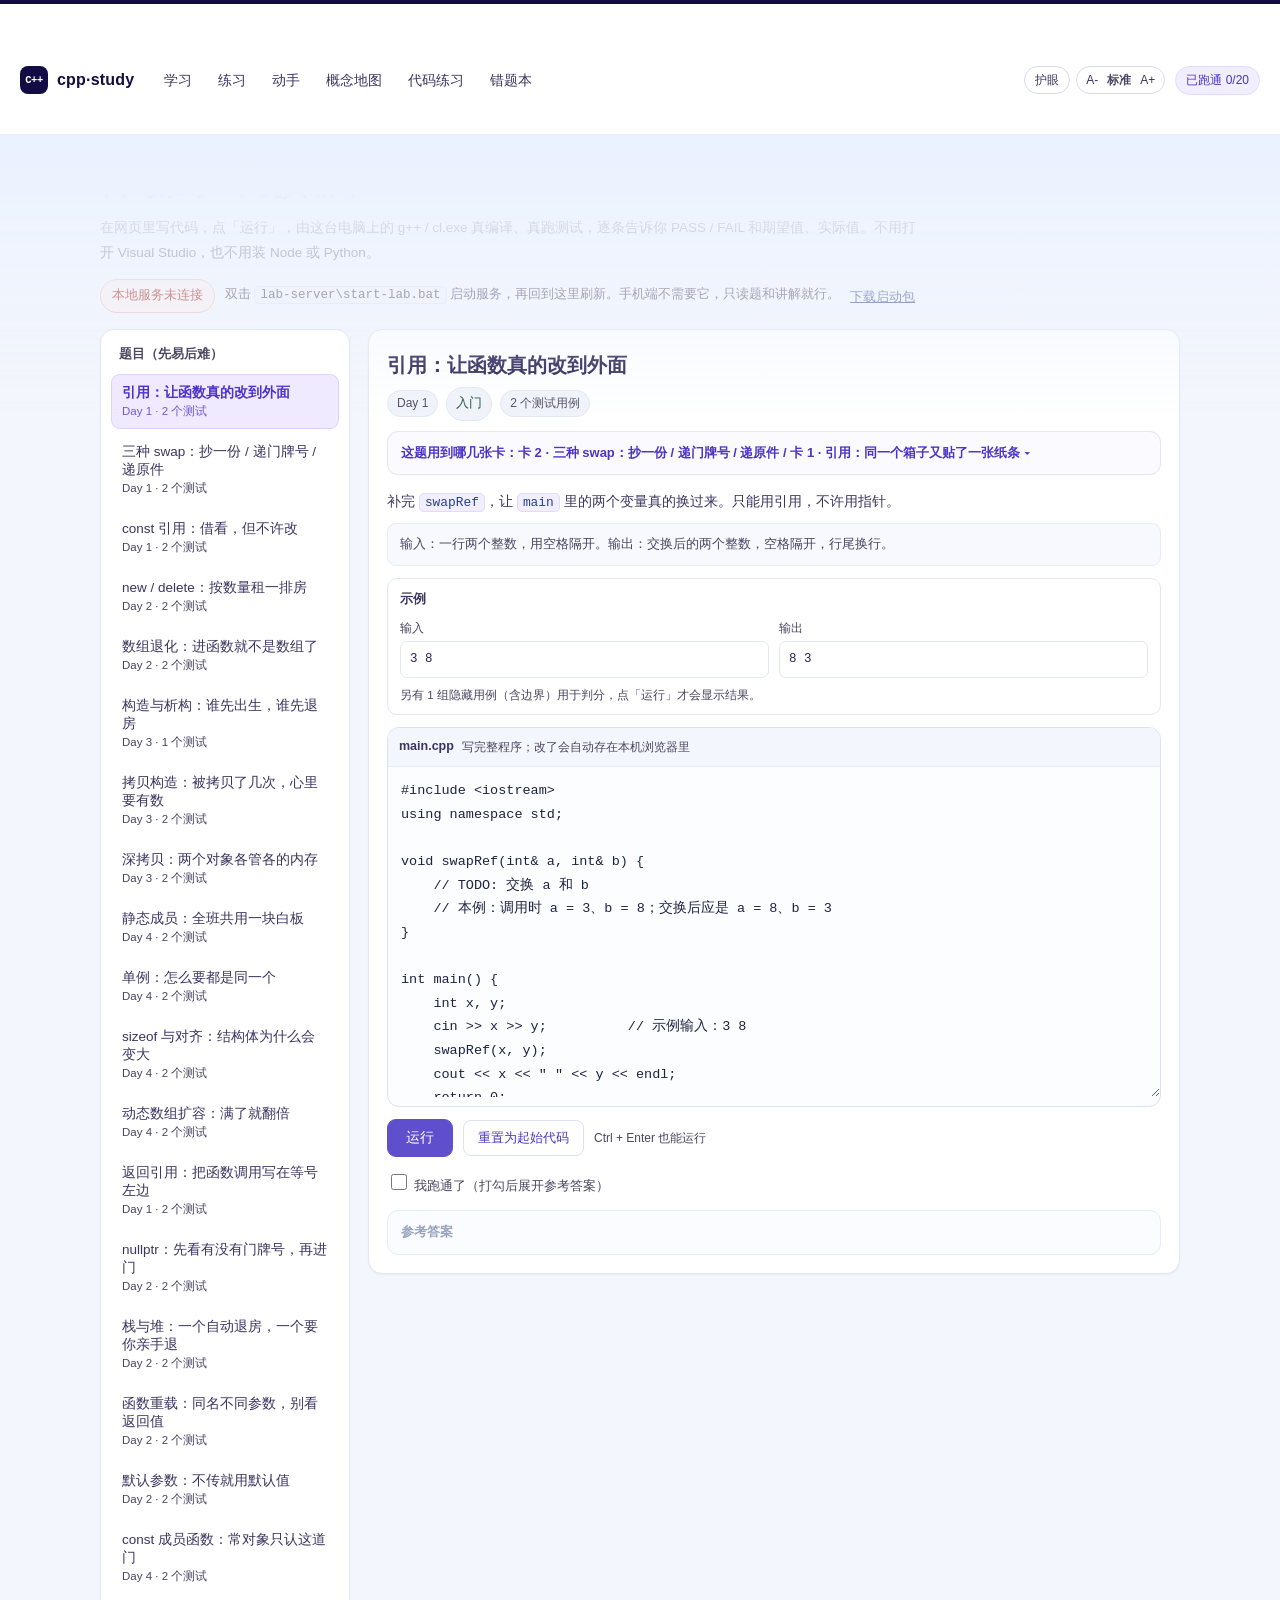
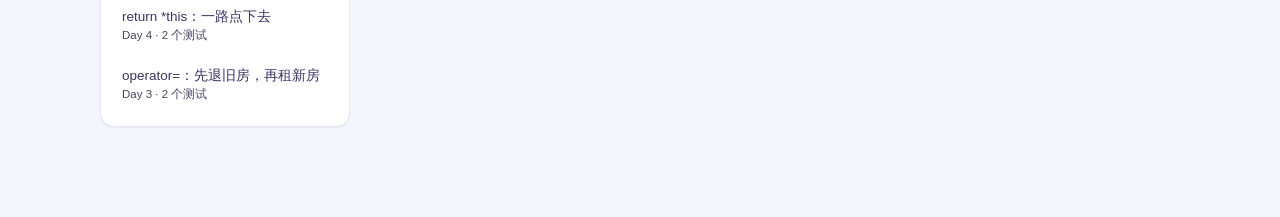
<file: lab.html>
<!DOCTYPE html>
<html lang="zh-CN">
<head>
<meta charset="UTF-8">
<meta name="viewport" content="width=device-width, initial-scale=1.0">
<meta name="color-scheme" content="light">
<meta name="theme-color" content="#ffffff">
<title>代码练习（本机真编译） · cpp·study</title>
<link rel="icon" href="data:image/svg+xml,%3Csvg xmlns='http://www.w3.org/2000/svg' viewBox='0 0 32 32'%3E%3Crect width='32' height='32' rx='7' fill='%23130B43'/%3E%3Ctext x='16' y='22' font-size='15' text-anchor='middle' fill='%23ffffff' font-family='monospace'%3EC%2B%2B%3C/text%3E%3C/svg%3E">
<link rel="stylesheet" href="assets/style.css">
<script src="assets/prefs.js"></script>
<style>
  body.lab-page { background: #F4F6FD; }
  .labwrap { max-width: 1120px; margin: 0 auto; padding: 22px 20px 90px; }
  .labhead h1 { margin: 6px 0 6px; font-size: 27px; color: var(--ink); letter-spacing: -.3px; }
  .labhead p { margin: 0; color: var(--muted); font-size: 13.5px; line-height: 1.8; max-width: 820px; }
  .svcrow { display: flex; flex-wrap: wrap; align-items: center; gap: 10px; margin: 14px 0 4px; }
  .svc { font-size: 12.5px; padding: 5px 11px; border-radius: 999px; border: 1px solid #DDE1F0; background: #fff; color: var(--muted); }
  .svc.on { color: #146B3A; border-color: #B7E3C6; background: #EFFAF2; }
  .svc.off { color: #A11B12; border-color: #EFC0BC; background: #FDF0EF; }
  .svchint { font-size: 12.5px; color: var(--muted); }
  .svchint code { background: #F1F3FA; border: 1px solid #E3E7F3; border-radius: 5px; padding: 1px 5px; }
  .dlbox a { font-size: 12.5px; color: #3B4A8C; }

  .labgrid { display: grid; grid-template-columns: 250px minmax(0, 1fr); gap: 18px; margin-top: 16px; align-items: start; }
  .labnav { background: #fff; border: 1px solid var(--line); border-radius: 14px; box-shadow: var(--shadow-sm); padding: 10px; position: sticky; top: 16px; }
  .labnav b { display: block; font-size: 12.5px; color: var(--muted); padding: 4px 8px 8px; }
  .labnav button {
    display: block; width: 100%; text-align: left; font-family: inherit; cursor: pointer;
    background: transparent; border: 1px solid transparent; border-radius: 9px;
    padding: 9px 10px; margin-bottom: 4px; color: var(--ink-2); font-size: 13.5px;
  }
  .labnav button:hover { background: #F7F9FE; }
  .labnav button.on { background: #EFEAFF; border-color: #DCD2FF; color: var(--purple-ink); font-weight: 600; }
  .labnav button span { display: block; font-size: 11.5px; color: var(--muted); font-weight: 400; margin-top: 2px; }
  .labnav button.on span { color: #6D5BD0; }

  .panel { background: #fff; border: 1px solid var(--line); border-radius: 14px; box-shadow: var(--shadow-sm); padding: 18px; }
  .ptitle { margin: 0 0 4px; font-size: 20px; color: var(--ink); }
  .pmeta { display: flex; flex-wrap: wrap; gap: 8px; align-items: center; font-size: 12px; color: var(--muted); margin-bottom: 10px; }
  .pmeta .pill2 { background: #F1F3FA; border: 1px solid #E3E7F3; border-radius: 999px; padding: 2px 9px; }

  details.labcards { border: 1px solid #E7E1FA; background: #FBFAFF; border-radius: 11px; margin: 4px 0 14px; }
  details.labcards > summary { cursor: pointer; list-style: none; padding: 10px 13px; font-size: 13px; color: var(--purple-ink); font-weight: 600; }
  details.labcards > summary::-webkit-details-marker { display: none; }
  details.labcards > summary::after { content: " ▾"; font-weight: 400; }
  details.labcards[open] > summary::after { content: " ▴"; }
  .lcbody { padding: 0 13px 12px; }
  .lc { border-top: 1px dashed #E3DCF7; padding: 10px 0 4px; }
  .lc h4 { margin: 0 0 5px; font-size: 13.5px; color: var(--ink); }
  .lc p { margin: 0 0 7px; font-size: 13px; color: var(--ink-2); line-height: 1.75; }
  .lc .lc-concl { color: #14532D; background: #EFFAF2; border: 1px solid #B7E3C6; border-radius: 8px; padding: 7px 10px; font-size: 12.5px; }

  .pbrief { font-size: 14px; color: var(--ink-2); line-height: 1.85; margin: 8px 0; }
  .pio { font-size: 13px; color: var(--muted); background: #F7F9FE; border: 1px solid #E7ECF8; border-radius: 9px; padding: 9px 12px; margin: 8px 0 12px; }
  .cases { width: 100%; border-collapse: collapse; font-size: 12.5px; margin-bottom: 14px; table-layout: fixed; }
  .cases th, .cases td { border: 1px solid #E7ECF8; padding: 7px 9px; text-align: left; vertical-align: top; }
  .cases th { background: #F7F9FE; color: var(--muted); font-weight: 600; }
  .cases pre { margin: 0; font-family: ui-monospace, Consolas, monospace; font-size: 12px; white-space: pre-wrap; word-break: break-word; color: #2B2350; }
  /* 题面示例：只放第一条用例，其余用例隐藏判分 */
  .pdemo { border: 1px solid var(--line); background: var(--surface); border-radius: 10px; padding: 10px 12px; margin: 8px 0 12px; }
  .pdemo-h { font-size: 12.5px; font-weight: 600; color: var(--ink-2); margin-bottom: 7px; letter-spacing: .2px; }
  .pdemo-b { display: grid; grid-template-columns: 1fr 1fr; gap: 10px; }
  .pdemo-b > div { min-width: 0; }
  .pdemo-b p { margin: 0 0 3px; font-size: 11.5px; color: var(--muted); }
  .pdemo-b pre { margin: 0; font-family: ui-monospace, Consolas, monospace; font-size: 12.5px; line-height: 1.65; white-space: pre-wrap; word-break: break-word; background: #fff; border: 1px solid var(--line); border-radius: 7px; padding: 7px 9px; color: #2B2350; }
  .pdemo-n { margin: 8px 0 0; font-size: 11.5px; color: var(--muted); line-height: 1.6; }

  .editorwrap { border: 1px solid #DDE1F0; border-radius: 12px; overflow: hidden; background: #FCFDFF; }
  .editorbar { display: flex; align-items: center; gap: 8px; padding: 8px 11px; background: #F4F6FD; border-bottom: 1px solid #E7ECF8; font-size: 12px; color: var(--muted); }
  .editorbar b { color: var(--ink-2); font-size: 12.5px; }
  .editorbar .sp { margin-left: auto; }
  textarea.codeedit {
    width: 100%; min-height: 330px; resize: vertical; border: 0; outline: none;
    padding: 12px 13px; font-family: ui-monospace, Consolas, "Courier New", monospace;
    font-size: 13.5px; line-height: 1.75; color: #1E2340; background: #FCFDFF; tab-size: 4;
  }
  .lab-runrow { display: flex; flex-wrap: wrap; align-items: center; gap: 10px; margin: 12px 0; }
  .lab-runrow .btn-main { padding: 9px 18px; font-size: 14px; }
  .lab-runrow .btn-ghost { padding: 8px 14px; font-size: 13px; }
  .lab-runrow .kbd { font-size: 12px; color: var(--muted); }

  .labout { display: none; margin-top: 6px; }
  .labout.show { display: block; }
  .locompile { background: #FDF0EF; border: 1px solid #EFC0BC; border-radius: 10px; padding: 11px 13px; margin-bottom: 10px; }
  .locompile b { color: #A11B12; font-size: 13px; }
  .locompile pre { margin: 8px 0 0; font-family: ui-monospace, Consolas, monospace; font-size: 12.5px; line-height: 1.7; white-space: pre-wrap; word-break: break-word; color: #7A1710; }
  .locase { border: 1px solid #E7ECF8; border-radius: 10px; padding: 10px 12px; margin-bottom: 9px; background: #FCFDFF; }
  .locase.pass { border-color: #B7E3C6; background: #F4FCF6; }
  .locase.fail { border-color: #EFC0BC; background: #FFF7F6; }
  .locase .lch { display: flex; flex-wrap: wrap; gap: 8px; align-items: center; font-size: 13px; }
  .locase .tag2 { font-size: 11.5px; font-weight: 700; padding: 1px 8px; border-radius: 999px; border: 1px solid; }
  .locase.pass .tag2 { color: #146B3A; border-color: #B7E3C6; background: #EFFAF2; }
  .locase.fail .tag2 { color: #A11B12; border-color: #EFC0BC; background: #FDF0EF; }
  .locase .cols { display: grid; grid-template-columns: 1fr 1fr; gap: 10px; margin-top: 8px; }
  .locase .cols p { margin: 0 0 3px; font-size: 11.5px; color: var(--muted); }
  .locase pre { margin: 0; font-family: ui-monospace, Consolas, monospace; font-size: 12.5px; line-height: 1.65; white-space: pre-wrap; word-break: break-word; background: #fff; border: 1px solid #E7ECF8; border-radius: 7px; padding: 7px 9px; color: #2B2350; }
  .losum { font-size: 13.5px; font-weight: 600; margin-bottom: 9px; }
  .losum.ok { color: #146B3A; }
  .losum.no { color: #A11B12; }

  .passrow { display: flex; flex-wrap: wrap; align-items: center; gap: 10px; margin-top: 14px; font-size: 13px; color: var(--muted); }
  .passrow input { width: 16px; height: 16px; }
  details.answer { border: 1px solid #E7ECF8; border-radius: 11px; margin-top: 12px; background: #FBFCFF; }
  details.answer > summary { cursor: pointer; list-style: none; padding: 10px 13px; font-size: 13px; color: var(--ink-2); font-weight: 600; }
  details.answer > summary::-webkit-details-marker { display: none; }
  details.answer.locked > summary { color: #9AA3BD; }
  details.answer pre { margin: 0 13px 13px; padding: 11px 13px; background: #F7F9FC; border: 1px solid #DDE3F0; color: #1F2937; border-radius: 9px; font-family: ui-monospace, Consolas, monospace; font-size: 12.5px; line-height: 1.75; overflow: auto; }
  details.answer.locked pre { display: none; }

  @media (max-width: 860px) {
    .labgrid { grid-template-columns: 1fr; }
    .labnav { position: static; display: flex; flex-wrap: wrap; gap: 6px; }
    .labnav b { width: 100%; padding-bottom: 2px; }
    .labnav button { width: auto; flex: 1 1 46%; }
  }
  @media (max-width: 600px) {
    .labwrap { padding: 18px 14px 80px; }
    .labhead h1 { font-size: 23px; }
    .svcrow, .lab-runrow, .dlbox { display: none !important; }
    .panel { padding: 14px; }
    .locase .cols { grid-template-columns: 1fr; }
    .pdemo-b { grid-template-columns: 1fr; }
    textarea.codeedit { min-height: 260px; font-size: 13px; }
  }
</style>
</head>
<body class="lab-page">
<header class="topnav" id="topnav">
  <div class="tn-inner">
  <a class="brand" href="index.html"><span class="brand-mark">C++</span><span class="brand-name">cpp·study</span></a>
  <nav class="tn-links">
    <a href="index.html">学习</a>
    <a href="index.html#practice1">练习</a>
    <a href="index.html#task1">动手</a>
    <a href="map.html">概念地图</a>
    <a class="on" href="lab.html" aria-current="page">代码练习</a>
    <a href="wrong.html">错题本</a>
  </nav>
  <div class="tn-right">
    <span class="tn-prog" id="labProg">已跑通 0/4</span>
  </div>
  </div>
</header>

<main class="labwrap">
  <div class="labhead">
    <h1>代码练习 · 本机真编译</h1>
    <p>在网页里写代码，点「运行」，由这台电脑上的 g++ / cl.exe 真编译、真跑测试，逐条告诉你 PASS / FAIL 和期望值、实际值。不用打开 Visual Studio，也不用装 Node 或 Python。</p>
    <div class="svcrow">
      <span class="svc" id="svcState">正在检测本地服务…</span>
      <span class="svchint" id="svcHint">没连上？双击 <code>lab-server\start-lab.bat</code> 启动服务，再回到这里刷新。</span>
      <span class="dlbox"><a href="lab-server.zip" download>下载启动包</a></span>
    </div>
  </div>

  <div class="labgrid">
    <aside class="labnav" id="labNav" aria-label="练习题列表"></aside>
    <section class="panel" id="labPanel"></section>
  </div>
</main>

<script src="data/day01.js"></script>
<script src="data/day02.js"></script>
<script src="data/day03.js"></script>
<script src="data/day04.js"></script>
<script src="assets/lab-tasks.js"></script>
<script src="assets/lab.js"></script>
</body>
</html>
</file>
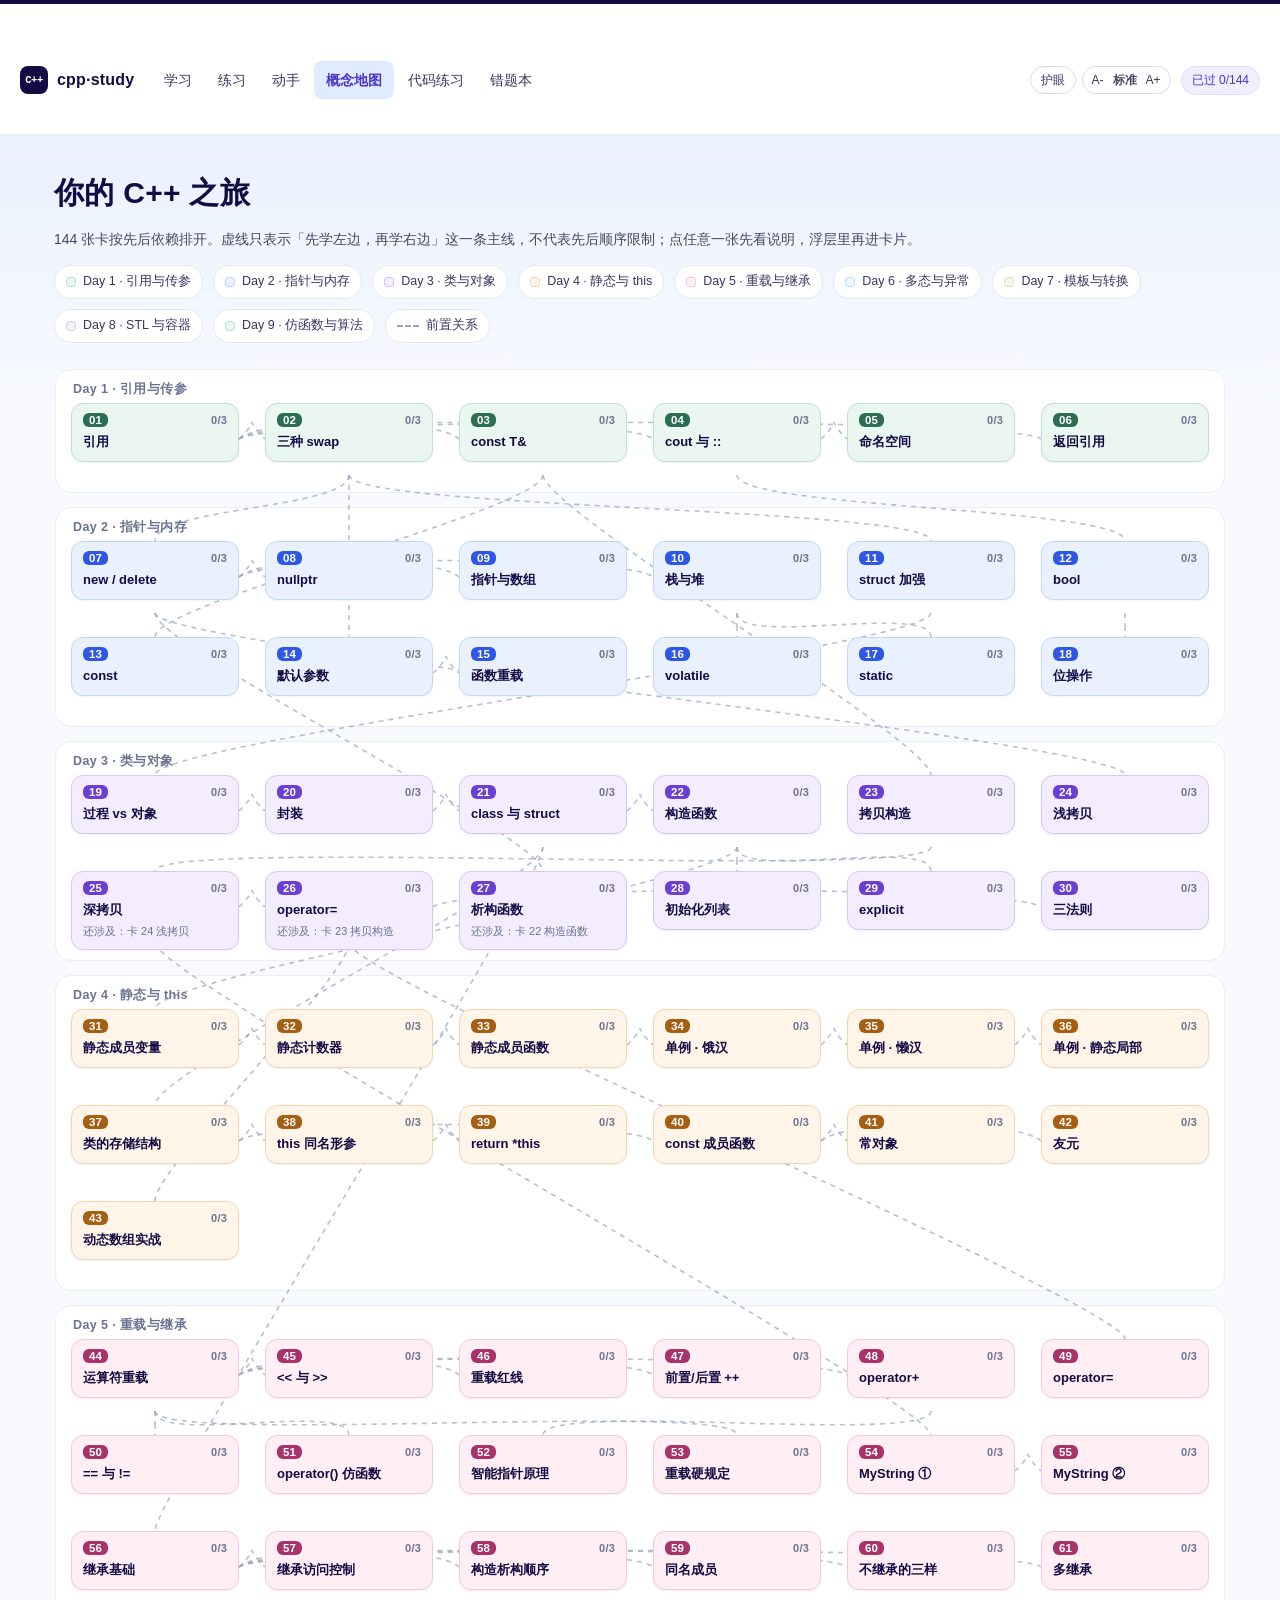
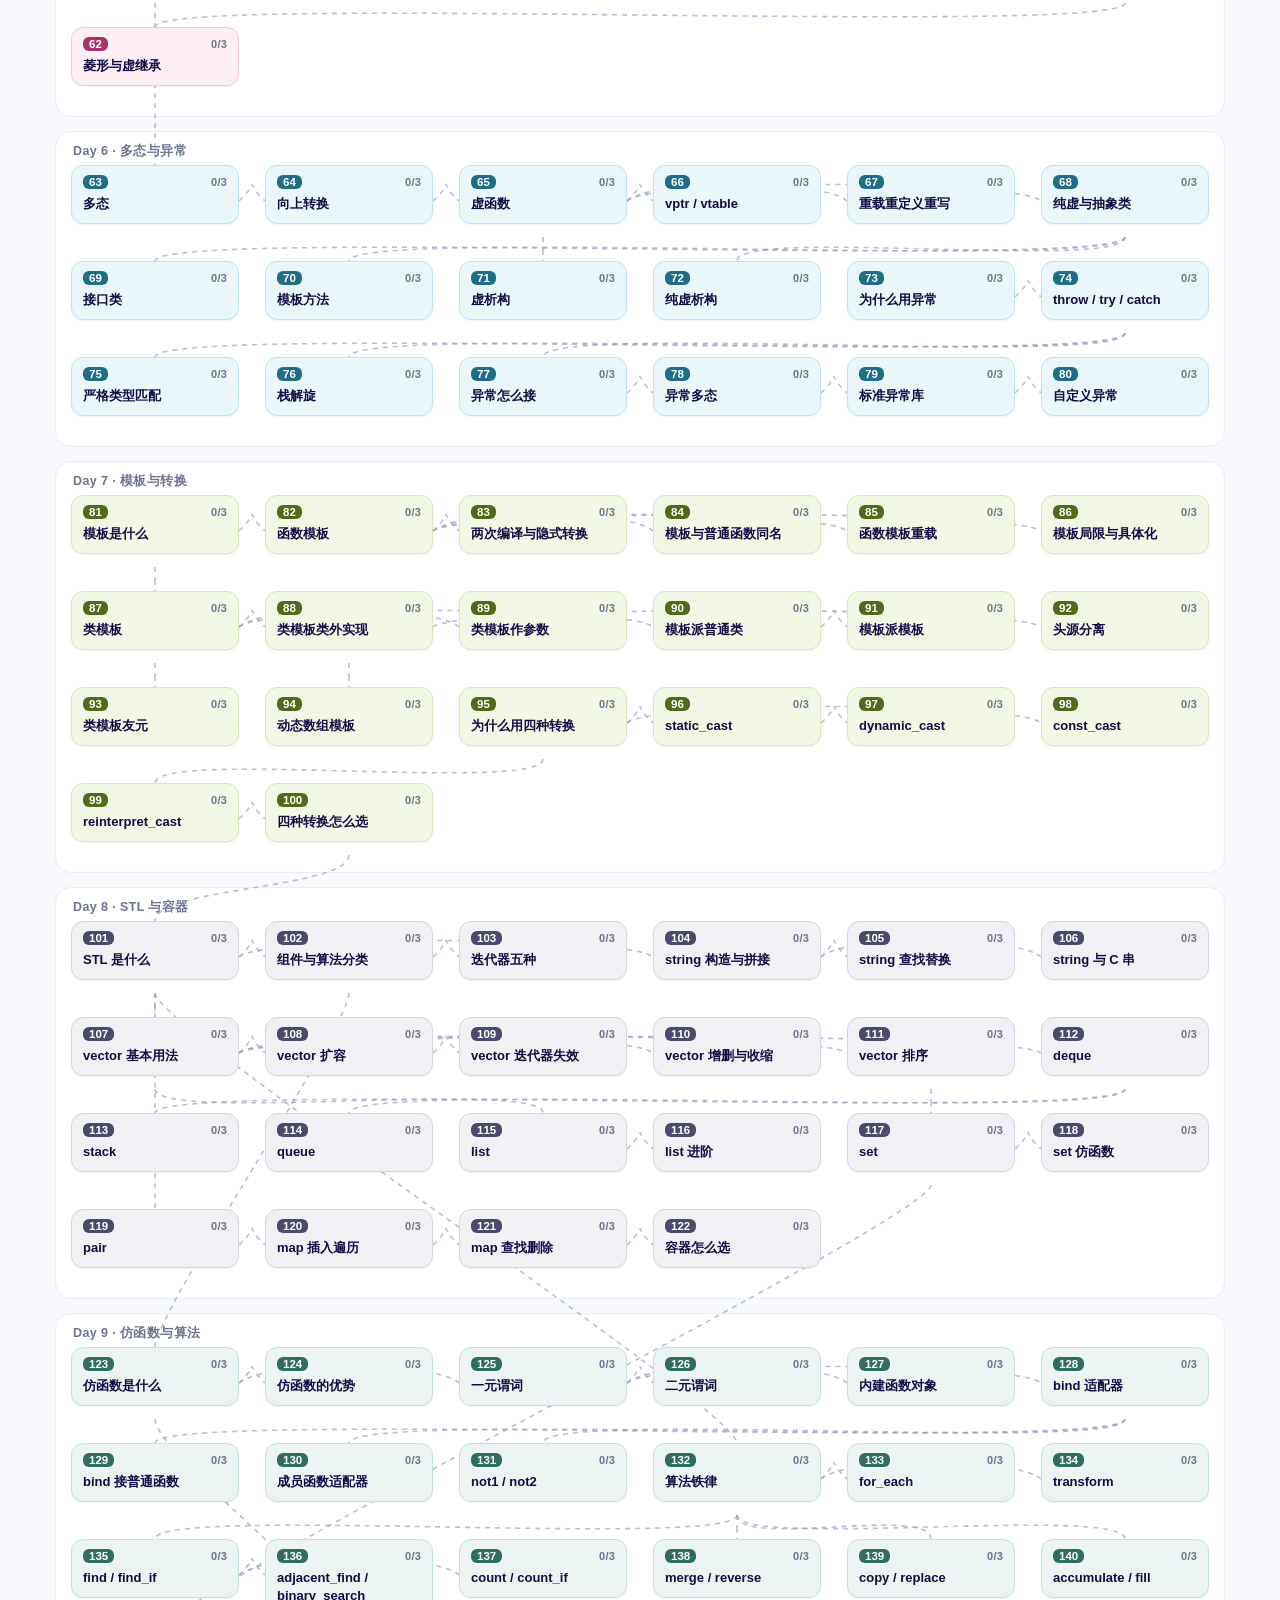
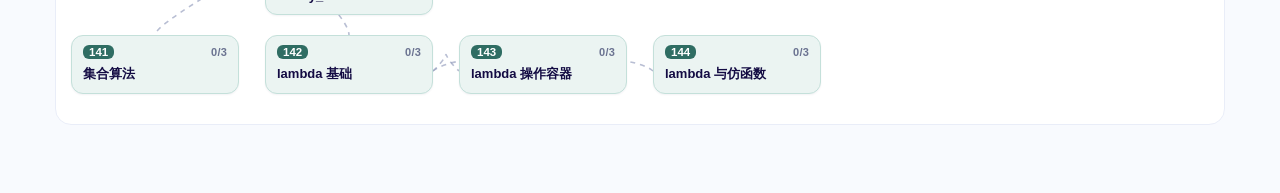
<file: map.html>
<!DOCTYPE html>
<html lang="zh-CN">
<head>
<meta charset="utf-8">
<meta name="viewport" content="width=device-width, initial-scale=1">
<title>概念地图 · C++ 九天</title>
<link rel="stylesheet" href="assets/style.css">
<script src="assets/prefs.js"></script>
<style>
  /* ================= 概念地图（独立入口，不影响学习页） ================= */
  :root {
    --d1-bg: #EAF7F1; --d1-bd: #BEE0D0; --d1-ink: #2C6E52;
    --d2-bg: #EAF1FE; --d2-bd: #C3D7F7; --d2-ink: #2E57E8;
    --d3-bg: #F3EDFF; --d3-bd: #D6C6F6; --d3-ink: #6B3FD4;
    --d4-bg: #FFF4E8; --d4-bd: #F3D5B0; --d4-ink: #A65E12;
    --d5-bg: #FFEFF5; --d5-bd: #F5C7DB; --d5-ink: #A8336B;
    --d6-bg: #E9F6FA; --d6-bd: #BFE3EE; --d6-ink: #1F6E85;
    --d7-bg: #F2F7E6; --d7-bd: #D8E6BC; --d7-ink: #4F6B1A;
    --d8-bg: #F0F0F5; --d8-bd: #D6D6E3; --d8-ink: #4A4A6A;
    --d9-bg: #EBF4F2; --d9-bd: #C4E0DA; --d9-ink: #2F6D63;
  }
  body.map-page { background: #F8FAFE; }
  .tn-links a.on { background: var(--lav); border-color: #C9D8FB; color: var(--purple-ink); font-weight: 600; }
  /* 站点的 body::before 是覆盖全页的渐变层，非定位内容会被它压暗，这里必须抬层 */
  .mapwrap { max-width: 1220px; margin: 0 auto; padding: 26px 20px 60px; position: relative; z-index: 1; }
  .maphead { padding: 6px 4px 18px; }
  .maphead h1 { font-size: 30px; margin: 0 0 8px; letter-spacing: .3px; color: var(--ink); }
  .mapsub { margin: 0; color: var(--muted); font-size: 14px; line-height: 1.7; }
  .maplegend { display: flex; flex-wrap: wrap; gap: 10px; margin-top: 14px; }
  .lg { display: inline-flex; align-items: center; gap: 7px; font-size: 12.5px; color: var(--ink-2);
        padding: 5px 11px; border-radius: 999px; background: #fff; border: 1px solid var(--line);
        flex: none; white-space: nowrap; }
  .lg i { width: 10px; height: 10px; border-radius: 3px; display: inline-block; }
  .lg.d1 i { background: var(--d1-bg); border: 1px solid var(--d1-bd); }
  .lg.d2 i { background: var(--d2-bg); border: 1px solid var(--d2-bd); }
  .lg.d3 i { background: var(--d3-bg); border: 1px solid var(--d3-bd); }
  .lg.d4 i { background: var(--d4-bg); border: 1px solid var(--d4-bd); }
  .lg.d5 i { background: var(--d5-bg); border: 1px solid var(--d5-bd); }
  .lg.d6 i { background: var(--d6-bg); border: 1px solid var(--d6-bd); }
  .lg.d7 i { background: var(--d7-bg); border: 1px solid var(--d7-bd); }
  .lg.d8 i { background: var(--d8-bg); border: 1px solid var(--d8-bd); }
  .lg.d9 i { background: var(--d9-bg); border: 1px solid var(--d9-bd); }
  .lg.line i { width: 22px; height: 0; border-radius: 0; border-top: 2px dashed #9AA3C0; }

  .mapstage { position: relative; margin: 8px auto 0; }
  .mapscroll { overflow-x: auto; overflow-y: hidden; padding-bottom: 8px; }
  .mapstage > svg { position: absolute; inset: 0; width: 100%; height: 100%; pointer-events: none; z-index: 1; }
  .mapstage .band {
    position: absolute; left: 0; right: 0; z-index: 0;
    border-radius: 16px; background: #fff; border: 1px solid #E9EDF8;
  }
  .bandname {
    position: absolute; left: 18px; font-size: 12.5px; font-weight: 600; letter-spacing: .4px;
    color: #6B7391; z-index: 2;
  }
  .node {
    position: absolute; width: 168px; box-sizing: border-box; z-index: 3;
    padding: 9px 11px 10px; border-radius: 12px;
    background: #fff; border: 1px solid var(--line);
    box-shadow: 0 1px 2px rgba(19,11,67,.05);
    cursor: pointer; text-align: left;
    font-family: inherit; color: var(--ink);
    transition: transform .12s, box-shadow .15s, border-color .15s;
  }
  .node:hover { transform: translateY(-2px); box-shadow: 0 6px 16px rgba(19,11,67,.10); }
  .node .nrow { display: flex; align-items: center; gap: 6px; }
  .node .nnum { font-size: 11.5px; font-weight: 700; color: #fff; border-radius: 6px; padding: 1px 6px; }
  .node .nst { margin-left: auto; font-size: 11px; font-weight: 700; color: #6B7391; letter-spacing: .2px; }
  .node .nt { display: block; margin-top: 6px; font-size: 13px; line-height: 1.35; font-weight: 600; }
  .node .nx { display: block; margin-top: 5px; font-size: 11px; color: #6B7391; }
  .node.d1 { background: var(--d1-bg); border-color: var(--d1-bd); }
  .node.d1 .nnum { background: var(--d1-ink); }
  .node.d2 { background: var(--d2-bg); border-color: var(--d2-bd); }
  .node.d2 .nnum { background: var(--d2-ink); }
  .node.d3 { background: var(--d3-bg); border-color: var(--d3-bd); }
  .node.d3 .nnum { background: var(--d3-ink); }
  .node.d4 { background: var(--d4-bg); border-color: var(--d4-bd); }
  .node.d4 .nnum { background: var(--d4-ink); }
  .node.d5 { background: var(--d5-bg); border-color: var(--d5-bd); }
  .node.d5 .nnum { background: var(--d5-ink); }
  .node.d6 { background: var(--d6-bg); border-color: var(--d6-bd); }
  .node.d6 .nnum { background: var(--d6-ink); }
  .node.d7 { background: var(--d7-bg); border-color: var(--d7-bd); }
  .node.d7 .nnum { background: var(--d7-ink); }
  .node.d8 { background: var(--d8-bg); border-color: var(--d8-bd); }
  .node.d8 .nnum { background: var(--d8-ink); }
  .node.d9 { background: var(--d9-bg); border-color: var(--d9-bd); }
  .node.d9 .nnum { background: var(--d9-ink); }
  .node .nst.ok { color: #1F7A4D; }

  /* 手机：按 Day 分组的树状列表 */
  .maplist { display: none; }
  .mgroup { margin: 18px 0 0; }
  .mgh { display: flex; align-items: center; gap: 8px; font-size: 13px; font-weight: 700; color: var(--ink-2); margin: 0 0 8px 2px; }
  .mgh i { width: 8px; height: 8px; border-radius: 3px; display: inline-block; }
  .mrow {
    display: flex; align-items: center; gap: 9px; width: 100%; box-sizing: border-box;
    background: #fff; border: 1px solid var(--line); border-radius: 11px;
    padding: 10px 12px; margin: 0 0 8px; font-family: inherit; text-align: left;
    color: var(--ink); font-size: 13.5px; cursor: pointer;
  }
  .mrow .mid { font-size: 11.5px; font-weight: 700; color: #fff; border-radius: 5px; padding: 1px 5px; flex: none; }
  .mrow .mtt { flex: 1; min-width: 0; }
  .mrow .mtt em { display: block; font-style: normal; font-size: 11px; color: #6B7391; margin-top: 2px; }
  .mrow .mst { font-size: 11.5px; font-weight: 700; color: #6B7391; flex: none; }
  .mrow .mst.ok { color: #1F7A4D; }
  .mrow.d1 .mid { background: var(--d1-ink); }
  .mrow.d2 .mid { background: var(--d2-ink); }
  .mrow.d3 .mid { background: var(--d3-ink); }
  .mrow.d4 .mid { background: var(--d4-ink); }
  .mrow.d5 .mid { background: var(--d5-ink); }
  .mrow.d6 .mid { background: var(--d6-ink); }
  .mrow.d7 .mid { background: var(--d7-ink); }
  .mrow.d8 .mid { background: var(--d8-ink); }
  .mrow.d9 .mid { background: var(--d9-ink); }

  /* 说明浮层（桌面，悬停或点击节点先看讲解） */
  .tipcard {
    position: fixed; z-index: 95; width: 300px; max-width: calc(100vw - 20px);
    box-sizing: border-box; padding: 13px 14px 12px;
    background: var(--surface); border: 1px solid var(--line); border-radius: 14px;
    box-shadow: 0 12px 34px rgba(19, 11, 67, .16);
    color: var(--ink); font-size: 13.5px; line-height: 1.7;
  }
  .tipcard[hidden] { display: none; }
  .tiphead { display: flex; align-items: center; gap: 7px; margin-bottom: 6px; }
  .tipnum { font-size: 11px; font-weight: 700; color: #fff; border-radius: 6px; padding: 1px 6px; }
  .tipnum.d1 { background: var(--d1-ink); }
  .tipnum.d2 { background: var(--d2-ink); }
  .tipnum.d3 { background: var(--d3-ink); }
  .tipnum.d4 { background: var(--d4-ink); }
  .tipnum.d5 { background: var(--d5-ink); }
  .tipnum.d6 { background: var(--d6-ink); }
  .tipnum.d7 { background: var(--d7-ink); }
  .tipnum.d8 { background: var(--d8-ink); }
  .tipnum.d9 { background: var(--d9-ink); }
  .tipt { font-size: 1.04em; font-weight: 700; }
  .tipdesc { margin: 0 0 8px; font-size: .95em; color: var(--ink-2); }
  .tipmeta { display: flex; flex-wrap: wrap; gap: 6px 14px; font-size: .82em; color: var(--muted); margin-bottom: 11px; }
  .tipgo { display: inline-flex; padding: 7px 15px; font-size: .92em; }

  /* 手机 390：点节点先出底部抽屉 */
  .sheetmask {
    position: fixed; inset: 0; z-index: 120; background: rgba(20, 14, 50, .34);
    display: flex; align-items: flex-end;
  }
  .sheetmask[hidden] { display: none; }
  .sheet {
    width: 100%; max-height: 76vh; overflow-y: auto; box-sizing: border-box;
    background: var(--surface); border-radius: 18px 18px 0 0;
    padding: 8px 16px calc(18px + env(safe-area-inset-bottom));
    color: var(--ink); font-size: 14px; line-height: 1.75;
    -webkit-overflow-scrolling: touch;
  }
  .sheetbar { display: block; width: 38px; height: 4px; border-radius: 999px; background: var(--line); margin: 4px auto 12px; }
  .sheet .tipgo { width: 100%; justify-content: center; padding: 11px 0; margin-top: 4px; }
  html[data-fs="sm"] .tipcard, html[data-fs="sm"] .sheet { font-size: 12.5px; }
  html[data-fs="lg"] .tipcard, html[data-fs="lg"] .sheet { font-size: 15px; }

  @media (max-width: 900px) {
    .mapstage { display: none; }
    .maplist { display: block; }
    .mapwrap { padding: 20px 16px 80px; }
    .maphead h1 { font-size: 24px; }
  }
</style>
</head>
<body class="map-page">
<header class="topnav" id="topnav">
  <div class="tn-inner">
  <a class="brand" href="index.html"><span class="brand-mark">C++</span><span class="brand-name">cpp·study</span></a>
  <nav class="tn-links">
    <a href="index.html">学习</a>
    <a href="index.html#practice1">练习</a>
    <a href="index.html#task1">动手</a>
    <a class="on" href="map.html" aria-current="page">概念地图</a>
    <a href="lab.html">代码练习</a>
    <a href="wrong.html">错题本</a>
  </nav>
  <div class="tn-right">
    <span class="tn-prog" id="mProg">已过 0/144</span>
  </div>
  </div>
</header>

<main class="mapwrap">
  <div class="maphead">
    <h1>你的 C++ 之旅</h1>
    <p class="mapsub">144 张卡按先后依赖排开。虚线只表示「先学左边，再学右边」这一条主线，不代表先后顺序限制；点任意一张先看说明，浮层里再进卡片。</p>
    <div class="maplegend">
      <span class="lg d1"><i></i>Day 1 · 引用与传参</span>
      <span class="lg d2"><i></i>Day 2 · 指针与内存</span>
      <span class="lg d3"><i></i>Day 3 · 类与对象</span>
      <span class="lg d4"><i></i>Day 4 · 静态与 this</span>
      <span class="lg d5"><i></i>Day 5 · 重载与继承</span>
      <span class="lg d6"><i></i>Day 6 · 多态与异常</span>
      <span class="lg d7"><i></i>Day 7 · 模板与转换</span>
      <span class="lg d8"><i></i>Day 8 · STL 与容器</span>
      <span class="lg d9"><i></i>Day 9 · 仿函数与算法</span>
      <span class="lg line"><i></i>前置关系</span>
    </div>
  </div>

  <div class="mapscroll">
    <div class="mapstage" id="mapStage">
      <svg id="mapLines" aria-hidden="true"></svg>
    </div>
  </div>

  <div class="maplist" id="mapList" aria-label="按天分组的概念列表"></div>
</main>

<script src="assets/map.js"></script>
</body>
</html>
</file>
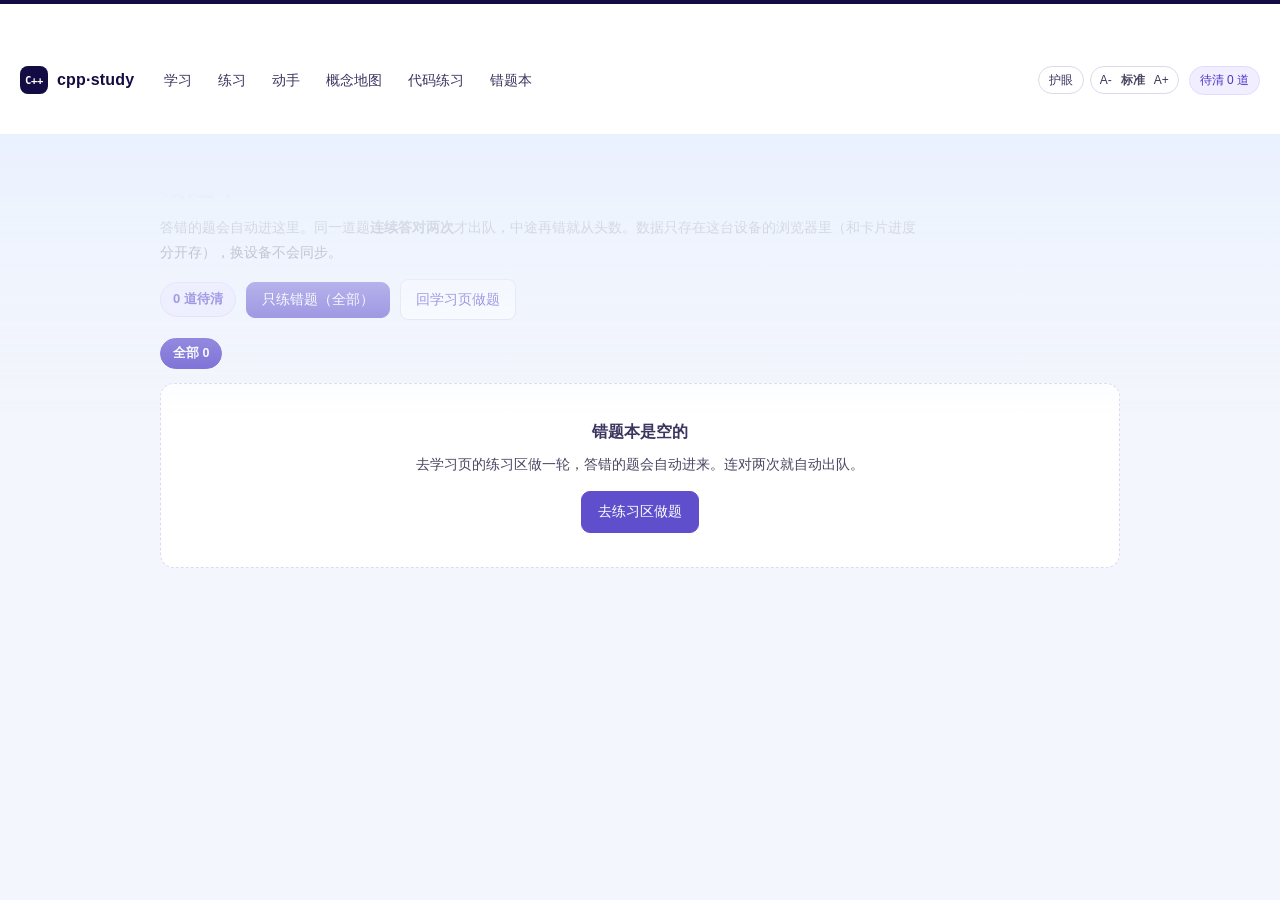
<file: wrong.html>
<!DOCTYPE html>
<html lang="zh-CN">
<head>
<meta charset="UTF-8">
<meta name="viewport" content="width=device-width, initial-scale=1.0">
<meta name="color-scheme" content="light">
<meta name="theme-color" content="#ffffff">
<title>错题本 · cpp·study</title>
<link rel="icon" href="data:image/svg+xml,%3Csvg xmlns='http://www.w3.org/2000/svg' viewBox='0 0 32 32'%3E%3Crect width='32' height='32' rx='7' fill='%23130B43'/%3E%3Ctext x='16' y='22' font-size='15' text-anchor='middle' fill='%23ffffff' font-family='monospace'%3EC%2B%2B%3C/text%3E%3C/svg%3E">
<link rel="stylesheet" href="assets/style.css">
<script src="assets/prefs.js"></script>
<style>
  body.wrong-page { background: #F4F6FD; }
  .wbwrap { max-width: 1000px; margin: 0 auto; padding: 22px 20px 90px; }
  .wbhead { margin: 6px 0 18px; }
  .wbhead h1 { margin: 0 0 6px; font-size: 27px; color: var(--ink); letter-spacing: -.2px; }
  .wbsub { margin: 0; color: var(--muted); font-size: 13.5px; line-height: 1.8; max-width: 760px; }
  .wbtools { display: flex; flex-wrap: wrap; align-items: center; gap: 10px; margin-top: 14px; }
  .wbtotal {
    font-size: 13px; font-weight: 600; color: var(--purple-ink);
    background: #EFEAFF; border: 1px solid #DCD2FF; border-radius: 999px;
    padding: 5px 12px;
  }
  .wbtools .btn-main, .wbtools .btn-ghost { padding: 8px 15px; font-size: 13.5px; text-decoration: none; display: inline-flex; align-items: center; }

  .wbfilter { display: flex; flex-wrap: wrap; gap: 8px; margin: 0 0 14px; }
  .wchip {
    font-family: inherit; font-size: 12.5px; cursor: pointer;
    padding: 6px 12px; border-radius: 999px;
    border: 1px solid #DDE1F0; background: #fff; color: var(--ink-2);
  }
  .wchip:hover { border-color: #C3CBE2; }
  .wchip.on { background: var(--purple); border-color: var(--purple); color: #fff; font-weight: 600; }

  .wbday { background: #fff; border: 1px solid var(--line); border-radius: 14px; box-shadow: var(--shadow-sm); margin-bottom: 16px; overflow: hidden; }
  .wbdayhead { display: flex; flex-wrap: wrap; align-items: center; gap: 10px; padding: 13px 16px; background: #FAFBFF; border-bottom: 1px solid var(--line-2); }
  .wbdayhead h2 { margin: 0; font-size: 15.5px; color: var(--ink); }
  .wbdayhead .wbnum { font-size: 12px; color: var(--muted); }
  .wbdayhead button { margin-left: auto; }
  .wbkp { padding: 12px 16px 4px; border-top: 1px dashed #EDF0F8; }
  .wbkp:first-of-type { border-top: 0; }
  .wbkpname { margin: 0 0 8px; font-size: 12.5px; font-weight: 600; color: var(--purple-ink2, #4B3F8C); }
  .wbkpname span { font-weight: 400; color: var(--muted); margin-left: 6px; }
  .wbitem { border: 1px solid #EDF0F8; border-radius: 10px; padding: 10px 12px; margin-bottom: 9px; background: #FCFDFF; }
  .wbitemtop { display: flex; flex-wrap: wrap; align-items: center; gap: 8px; }
  .wbitemtop .badge { flex: none; }
  .wbcard { font-size: 12px; color: #3B4A8C; text-decoration: none; border-bottom: 1px dotted #B9C3E6; }
  .wbcard:hover { color: var(--purple-ink); }
  .wbstate { margin-left: auto; font-size: 11.5px; color: var(--muted); font-variant-numeric: tabular-nums; }
  .wbq { margin: 7px 0 8px; font-size: 13.5px; color: #2B2350; line-height: 1.7; word-break: break-word; }
  .wbitem .btn-ghost { padding: 5px 11px; font-size: 12px; }
  .wbempty { background: #fff; border: 1px dashed #D7DDF0; border-radius: 14px; padding: 34px 20px; text-align: center; color: var(--muted); font-size: 14px; }
  .wbempty b { color: var(--ink-2); display: block; font-size: 16px; margin-bottom: 6px; }

  /* 练习模式 */
  #wbPractice .wb-pbar { display: flex; flex-wrap: wrap; align-items: center; gap: 10px; margin-bottom: 14px; }
  #wbPractice .wb-pbar .wp { font-size: 13px; color: var(--muted); font-variant-numeric: tabular-nums; }
  #wbPractice .wb-pbar .btn-ghost { padding: 7px 13px; font-size: 13px; }
  .wbqnote { font-size: 12.5px; color: var(--muted); margin: -4px 0 12px; }
  .wbdone { background: #fff; border: 1px solid var(--line); border-radius: 14px; padding: 18px; box-shadow: var(--shadow-sm); }
  .wbdone h3 { margin: 0 0 8px; font-size: 17px; color: var(--ink); }
  .wbdone p { margin: 6px 0; font-size: 13.5px; color: var(--ink-2); }
  .wbdone .btn-row { display: flex; flex-wrap: wrap; gap: 10px; margin-top: 14px; }

  @media (max-width: 600px) {
    .wbwrap { padding: 18px 14px 80px; }
    .wbhead h1 { font-size: 23px; }
    .wbdayhead button { margin-left: 0; }
    .wbstate { margin-left: 0; width: 100%; }
    .wbitem { padding: 9px 10px; }
  }
</style>
</head>
<body class="wrong-page">
<header class="topnav" id="topnav">
  <div class="tn-inner">
  <a class="brand" href="index.html"><span class="brand-mark">C++</span><span class="brand-name">cpp·study</span></a>
  <nav class="tn-links">
    <a href="index.html">学习</a>
    <a href="index.html#practice1">练习</a>
    <a href="index.html#task1">动手</a>
    <a href="map.html">概念地图</a>
    <a href="lab.html">代码练习</a>
    <a class="on" href="wrong.html" aria-current="page">错题本</a>
  </nav>
  <div class="tn-right">
    <span class="tn-prog" id="wbTop">待清 0 道</span>
  </div>
  </div>
</header>

<main class="wbwrap">
  <div class="wbhead" id="wbHead">
    <h1>错题本</h1>
    <p class="wbsub">答错的题会自动进这里。同一道题<b>连续答对两次</b>才出队，中途再错就从头数。数据只存在这台设备的浏览器里（和卡片进度分开存），换设备不会同步。</p>
    <div class="wbtools">
      <span class="wbtotal" id="wbCount">0 道待清</span>
      <button class="btn-main" id="wbPracticeAll" type="button">只练错题（全部）</button>
      <a class="btn-ghost" href="index.html">回学习页做题</a>
    </div>
  </div>

  <div id="wbList"></div>
  <div id="wbPractice" hidden></div>
</main>

<script src="assets/wrong-book.js"></script>
<script src="data/day01.js"></script>
<script src="data/day02.js"></script>
<script src="data/day03.js"></script>
<script src="data/day04.js"></script>
<script src="data/day05.js"></script>
<script src="data/day06.js"></script>
<script src="data/day07.js"></script>
<script src="data/day08.js"></script>
<script src="data/day09.js"></script>
<script src="data/bank/day01.js"></script>
<script src="data/bank/day02.js"></script>
<script src="data/bank/day03.js"></script>
<script src="data/bank/day04.js"></script>
<script src="data/bank/day05.js"></script>
<script src="data/bank/day06.js"></script>
<script src="data/bank/day07.js"></script>
<script src="data/bank/day08.js"></script>
<script src="data/bank/day09.js"></script>
<script src="assets/wrong.js"></script>
</body>
</html>
</file>
<file: assets/style.css>
* { box-sizing: border-box; }
  /* 不再全局 smooth：翻卡要立即回到顶部；需要平滑的锚点由 JS 显式指定 behavior */
  body {
    margin: 0;
    background: #0d1117;
    color: #e6edf3;
    font-family: -apple-system, BlinkMacSystemFont, "Segoe UI", "PingFang SC", "Microsoft YaHei", sans-serif;
    line-height: 1.75;
    -webkit-font-smoothing: antialiased;
    -moz-osx-font-smoothing: grayscale;
    text-size-adjust: 100%;
    -webkit-text-size-adjust: 100%;
  }
  body::before {
    content: "";
    position: fixed;
    top: 0; left: 0; right: 0;
    height: 420px;
    background: radial-gradient(70% 100% at 50% 0%, rgba(94,234,212,.10), transparent 70%);
    pointer-events: none;
    z-index: 0;
  }
  #bar {
    position: fixed; top: 0; left: 0;
    height: 3px; width: 0;
    background: linear-gradient(90deg, #5eead4, #7aa2f7);
    z-index: 50;
    transition: width .35s ease;
  }
  .wrap { max-width: 880px; margin: 0 auto; padding: 0 18px; position: relative; z-index: 1; }

  header { padding: 48px 0 26px; position: relative; }
  .head-top { display: flex; align-items: flex-start; justify-content: space-between; gap: 14px; flex-wrap: wrap; }
  h1 { font-size: 26px; margin: 0 0 10px; letter-spacing: .4px; }
  .sub { color: #a6b3c1; font-size: 14.5px; margin: 0; }
  .tags { display: flex; gap: 8px; flex-wrap: wrap; margin-top: 14px; }
  .tag {
    font-size: 12px; padding: 3px 10px; border-radius: 999px;
    background: rgba(122,162,247,.12);
    border: 1px solid rgba(122,162,247,.28);
    color: #a9c1f5;
  }
  .again {
    flex: none;
    background: rgba(94,234,212,.12);
    border: 1px solid rgba(94,234,212,.38);
    color: #5eead4;
    padding: 9px 16px;
    border-radius: 10px;
    font-size: 13.5px;
    font-family: inherit;
    cursor: pointer;
    white-space: nowrap;
    transition: background .15s, transform .1s;
  }
  .again:hover { background: rgba(94,234,212,.22); }
  .again:active { transform: scale(.97); }

  .sec-title {
    display: flex; align-items: center; gap: 10px;
    margin: 34px 0 14px;
    font-size: 18px;
  }
  .sec-title::before {
    content: ""; width: 4px; height: 18px; border-radius: 2px;
    background: linear-gradient(180deg, #5eead4, #7aa2f7);
  }
  .sec-desc { color: #9dabb9; font-size: 13.5px; margin: -6px 0 16px; }

  .card {
    background: #151b23;
    border: 1px solid #232b36;
    border-radius: 14px;
    padding: 18px 18px 16px;
    margin-bottom: 16px;
  }
  .card h3 {
    font-size: 16.5px; margin: 0 0 12px;
    display: flex; align-items: center; gap: 10px;
  }
  .n {
    flex: none;
    width: 24px; height: 24px; border-radius: 7px;
    display: inline-flex; align-items: center; justify-content: center;
    font-size: 13px; font-weight: 600;
    background: rgba(94,234,212,.14);
    color: #5eead4;
    border: 1px solid rgba(94,234,212,.28);
  }
  .concl {
    border-left: 3px solid #5eead4;
    background: rgba(94,234,212,.06);
    padding: 10px 13px;
    border-radius: 0 8px 8px 0;
    font-size: 14.5px;
    margin: 0 0 12px;
    color: #d5e6e2;
  }
  .concl b { color: #5eead4; font-weight: 600; }

  pre.code {
    background: #F7F9FC;
    border: 1px solid #DDE3F0;
    border-radius: 10px;
    padding: 12px 14px;
    overflow-x: auto;
    margin: 12px 0;
    font-size: 13.5px;
    line-height: 1.85;
    -webkit-overflow-scrolling: touch;
  }
  pre.code code {
    font-family: ui-monospace, SFMono-Regular, "Cascadia Code", Consolas, "Courier New", monospace;
    color: #1F2937;
    white-space: pre;
    font-variant-ligatures: none;
    font-feature-settings: "liga" 0, "calt" 0;
  }
  /* 浅色代码块 token：全部按 #F7F9FC 实测对比度（见下方浅色皮肤段） */
  .k { color: #5B21B6; }
  .t { color: #0B5394; }
  .s { color: #A31515; }
  /* 注释：去掉 italic（中文没有真斜体，浏览器合成斜体会发虚），
     墨绿 #145C34 在 #F7F9FC 上实测 7.63:1（门槛 7） */
  .c { color: #145C34; font-style: normal; letter-spacing: .15px; }
  /* 函数名：名字后面紧跟 ( 才标这个类 */
  .fn { color: #6B4A00; }
  /* 数字 token 用 .num：.n 是卡片编号徽章（24×24），两者不能共用类名 */
  .num { color: #00695C; }

  ul.pts { margin: 10px 0 0; padding-left: 18px; font-size: 14px; color: #b9c4d1; }
  ul.pts li { margin: 5px 0; }
  ul.pts code, p code, .q-text code, .why code, .wa code, .sum-note code {
    font-family: ui-monospace, Consolas, monospace;
    background: rgba(255,255,255,.07);
    border: 1px solid rgba(255,255,255,.08);
    border-radius: 5px;
    padding: 1px 5px;
    font-size: .92em;
    color: #7dd3fc;
  }

  .only {
    display: inline-block;
    margin: 12px 0 0;
    font-size: 12.5px;
    color: #9dabb9;
    padding: 4px 11px;
    border-radius: 999px;
    background: rgba(255,255,255,.035);
    border: 1px solid #2b3540;
  }

  .head-btns { display: flex; gap: 8px; flex: none; }
  .pr-tag {
    font-size: 11.5px; font-weight: 400; color: #a9c1f5;
    padding: 2px 9px; border-radius: 999px;
    background: rgba(122,162,247,.12);
    border: 1px solid rgba(122,162,247,.28);
    white-space: nowrap;
  }
  .pr-title { margin-top: 32px; }
  #practice2::before { background: linear-gradient(180deg, #c792ea, #7aa2f7); }
  #practice3::before { background: linear-gradient(180deg, #f0c674, #c792ea); }
  .nav { display: flex; gap: 8px; flex-wrap: wrap; margin-top: 14px; }
  .nav a {
    font-size: 12.5px; color: #a9c1f5; text-decoration: none;
    padding: 4px 11px; border-radius: 999px;
    background: rgba(122,162,247,.1);
    border: 1px solid rgba(122,162,247,.25);
  }
  .nav a:hover { background: rgba(122,162,247,.2); }
  .sec-title[id] { scroll-margin-top: 16px; }
  .keep {
    margin: 12px 0 0;
    font-size: 13.5px;
    color: #a5e075;
    padding: 8px 12px;
    border-radius: 8px;
    background: rgba(165,224,117,.07);
    border-left: 3px solid #a5e075;
  }

  .terms {
    margin: 12px 0 0;
    padding-top: 10px;
    border-top: 1px dashed #2c3542;
    font-size: 13px;
    line-height: 1.95;
    letter-spacing: .2px;
    word-spacing: 1.5px;
    color: #9dabb9;
  }
  .terms b { color: #cfdae7; font-weight: 600; }
  .terms code {
    font-family: ui-monospace, Consolas, monospace;
    font-size: 12.5px;
    color: #7dd3fc;
    background: rgba(125,211,252,.10);
    border: 1px solid rgba(125,211,252,.16);
    border-radius: 4px;
    padding: 0 5px;
    margin: 0 1px;
    white-space: nowrap;
  }

  .gloss {
    background: rgba(255,255,255,.022);
    border: 1px solid #232b36;
    border-radius: 12px;
    padding: 15px 16px;
    margin: 22px 0 4px;
    font-size: 13px;
    line-height: 1.8;
    color: #9dabb9;
  }
  .gloss h4 {
    margin: 0 0 7px;
    font-size: 13.5px;
    color: #b9c4d1;
    font-weight: 600;
  }
  .gloss p { margin: 0 0 8px; }
  .gloss p:last-child { margin-bottom: 0; }
  .gloss pre.code { margin: 9px 0; }
  .gloss .say { color: #a5e075; }
  .gloss .say::before { content: "人话："; color: #9dabb9; }

  .check {
    background: #151b23;
    border: 1px solid #232b36;
    border-radius: 14px;
    padding: 16px 18px 14px;
    margin: 26px 0 4px;
  }
  .check h3 {
    margin: 0 0 10px;
    font-size: 16.5px;
    display: flex;
    align-items: center;
    gap: 10px;
  }
  .check ol { margin: 0; padding-left: 20px; font-size: 14px; color: #b9c4d1; }
  .check ol li { margin: 8px 0; }
  .check ol b { color: #5eead4; font-weight: 600; }
  .check-tip {
    margin: 13px 0 0;
    font-size: 12.5px;
    color: #c9a227;
    padding: 9px 12px;
    border-radius: 9px;
    background: rgba(210,153,34,.06);
    border: 1px solid rgba(210,153,34,.2);
  }

  /* ===== 今天动手 ===== */
  .taskdone {
    display: inline-flex;
    align-items: center;
    gap: 8px;
    margin: 12px 0 0;
    font-size: 13.5px;
    color: #a5e075;
    padding: 7px 12px;
    border-radius: 8px;
    background: rgba(165,224,117,.07);
    border: 1px solid rgba(165,224,117,.22);
    cursor: pointer;
    user-select: none;
  }
  .taskdone input {
    width: 15px;
    height: 15px;
    accent-color: #5eead4;
    cursor: pointer;
  }
  .taskdone input:checked + span { color: #5eead4; }

  /* ===== AI 问答 ===== */
  .aiwrap { margin-top: 12px; }
  .aibtn {
    background: rgba(125,211,252,.10);
    border: 1px solid rgba(125,211,252,.30);
    color: #9adcff;
    border-radius: 9px;
    padding: 7px 13px;
    font-size: 13px;
    font-family: inherit;
    cursor: pointer;
    transition: background .15s;
  }
  .aibtn:hover { background: rgba(125,211,252,.18); }
  .aibtn[disabled] { opacity: .5; cursor: default; }
  .aibtn.primary { background: rgba(94,234,212,.14); border-color: rgba(94,234,212,.40); color: #5eead4; }
  .aibtn.danger { background: rgba(248,81,73,.10); border-color: rgba(248,81,73,.35); color: #ffb3ae; }
  .aibox {
    margin-top: 10px;
    padding: 11px 12px;
    border: 1px solid #2c3542;
    border-radius: 10px;
    background: rgba(125,211,252,.04);
  }
  .airow { display: flex; gap: 8px; }
  .aiq {
    flex: 1; min-width: 0;
    background: #0a0e13;
    border: 1px solid #2a3341;
    border-radius: 9px;
    padding: 9px 12px;
    color: #e6edf3;
    font-size: 13.5px;
    font-family: inherit;
    outline: none;
  }
  .aiq:focus { border-color: #7dd3fc; }
  .chatlog {
    max-height: 340px;
    overflow-y: auto;
    -webkit-overflow-scrolling: touch;
    margin-top: 10px;
    padding-right: 3px;
  }
  .msg {
    margin: 8px 0;
    padding: 8px 11px;
    border-radius: 10px;
    font-size: 13.5px;
    line-height: 1.8;
    white-space: pre-wrap;
    word-break: break-word;
  }
  .msg:first-child { margin-top: 0; }
  .msg.me {
    background: rgba(122,162,247,.12);
    border: 1px solid rgba(122,162,247,.26);
    color: #cfdae7;
  }
  .msg.ai {
    background: rgba(255,255,255,.035);
    border: 1px solid #2c3542;
    color: #cfdae7;
  }
  .msg.ai.load { color: #f0c86b; border-color: rgba(240,200,107,.28); }
  .msg.ai.err { color: #ffb3ae; border-color: rgba(248,81,73,.30); }
  .msg .who { display: block; font-size: 11.5px; color: #7dd3fc; margin-bottom: 3px; }
  .chatbar {
    display: flex; align-items: center; justify-content: space-between;
    gap: 8px; flex-wrap: wrap; margin-top: 8px;
  }
  .chatbar .cnt { font-size: 12px; color: #9dabb9; }
  .ainote { margin-top: 9px; font-size: 12.5px; line-height: 1.7; color: #9dabb9; }
  .linkbtn {
    background: none; border: 0; padding: 0;
    color: #7dd3fc; font: inherit; cursor: pointer; text-decoration: underline;
  }
  .aimask {
    position: fixed; inset: 0; z-index: 80;
    display: flex; align-items: center; justify-content: center;
    padding: 16px;
    background: rgba(0,0,0,.62);
  }
  .aimask.hidden { display: none; }
  .aimask .hidden { display: none; }
  .aidlg {
    width: 100%; max-width: 520px;
    max-height: 88vh; overflow-y: auto;
    background: #151b23;
    border: 1px solid #2c3542;
    border-radius: 14px;
    padding: 18px;
  }
  .aidlg h3 { margin: 0 0 10px; font-size: 16.5px; }
  .aidlg p { margin: 0 0 12px; font-size: 13px; color: #9dabb9; line-height: 1.75; }
  .aidlg .fld { margin: 10px 0; }
  .aidlg label { display: block; font-size: 12.5px; color: #a9b8c9; margin-bottom: 5px; }
  .aidlg input {
    width: 100%;
    background: #0a0e13;
    border: 1px solid #2a3341;
    border-radius: 9px;
    padding: 9px 12px;
    color: #e6edf3;
    font-size: 13.5px;
    font-family: ui-monospace, Consolas, monospace;
    outline: none;
  }
  .aidlg input:focus { border-color: #7dd3fc; }
  .chips { display: flex; flex-wrap: wrap; gap: 8px; margin: 6px 0 4px; }
  .pbtn {
    font-size: 12.5px; padding: 6px 12px;
    border-radius: 999px;
    background: rgba(255,255,255,.04);
    border: 1px solid #2c3542;
    color: #cfdae7;
    font-family: inherit; cursor: pointer;
  }
  .pbtn.on { background: rgba(125,211,252,.14); border-color: rgba(125,211,252,.45); color: #9adcff; }
  .ainote-warn {
    margin-top: 10px;
    font-size: 12.5px; line-height: 1.75;
    color: #f0c86b;
    background: rgba(240,180,41,.08);
    border: 1px solid rgba(240,180,41,.28);
    border-radius: 9px;
    padding: 9px 12px;
  }
  .ainote-box {
    margin-top: 10px;
    font-size: 12.5px; line-height: 1.8;
    color: #a9b8c9;
    background: rgba(255,255,255,.03);
    border: 1px solid #2c3542;
    border-radius: 9px;
    padding: 9px 12px;
  }
  .ainote-box code, .ainote-warn code {
    font-family: ui-monospace, Consolas, monospace;
    background: rgba(255,255,255,.07);
    border-radius: 4px;
    padding: 0 4px;
    color: #7dd3fc;
  }
  .aimodal-actions {
    display: flex; gap: 8px; flex-wrap: wrap; margin-top: 14px;
    /* 横屏/矮屏下弹窗要滚动，保存与关闭按钮吸底，否则看不到 */
    position: sticky; bottom: -18px;
    background: #151b23;
    padding: 10px 0 2px;
    z-index: 1;
  }
  @media (max-width: 560px) {
    .airow { flex-direction: column; }
    .airow .aibtn.send { padding: 9px 13px; }
  }

  /* ===== 练习区 ===== */
  .stats {
    position: sticky; top: 0; z-index: 20;
    display: flex; gap: 10px; flex-wrap: wrap; align-items: center;
    background: rgba(13,17,23,.9);
    backdrop-filter: blur(10px);
    -webkit-backdrop-filter: blur(10px);
    border: 1px solid #232b36;
    border-radius: 12px;
    padding: 11px 14px;
    margin-bottom: 16px;
  }
  .stat { flex: 1; min-width: 78px; }
  .stat .lab { font-size: 11.5px; color: #9dabb9; letter-spacing: .3px; }
  .stat .val { font-size: 17px; font-weight: 600; color: #5eead4; font-variant-numeric: tabular-nums; }
  .stat .val.blue { color: #7aa2f7; }
  .stats .again { padding: 7px 13px; font-size: 12.5px; }

  .q {
    background: #151b23;
    border: 1px solid #232b36;
    border-radius: 13px;
    padding: 16px 16px 14px;
    margin-bottom: 13px;
    scroll-margin-top: 78px;
  }
  #practice1, #practice2, #practice3 { scroll-margin-top: 10px; }
  .q-head { display: flex; align-items: center; gap: 9px; margin-bottom: 8px; }
  .badge {
    font-size: 11px; padding: 2px 9px; border-radius: 999px;
    border: 1px solid; letter-spacing: .3px;
  }
  .b-single { color: #7aa2f7; border-color: rgba(122,162,247,.35); background: rgba(122,162,247,.1); }
  .b-fill   { color: #d29922; border-color: rgba(210,153,34,.35); background: rgba(210,153,34,.1); }
  .b-judge  { color: #c792ea; border-color: rgba(199,146,234,.35); background: rgba(199,146,234,.1); }
  .b-code   { color: #5eead4; border-color: rgba(94,234,212,.35); background: rgba(94,234,212,.1); }
  .q-idx { font-size: 12px; color: #9dabb9; }
  .q-text { font-size: 14.5px; color: #dde5ee; margin-bottom: 4px; }

  .opt {
    display: block; width: 100%; text-align: left;
    background: #111823;
    border: 1px solid #232b36;
    color: #cfd9e5;
    padding: 10px 13px;
    border-radius: 9px;
    margin: 8px 0;
    font-size: 14px;
    font-family: inherit;
    cursor: pointer;
    transition: border-color .15s, background .15s, transform .1s;
  }
  .opt:hover:not(:disabled) { border-color: #3a4a5f; background: #151f2c; }
  .opt:active:not(:disabled) { transform: scale(.995); }
  .opt:disabled { cursor: default; }
  .opt .ok { color: #9dabb9; margin-right: 6px; font-family: ui-monospace, Consolas, monospace; }
  .opt.correct { border-color: #3fb950; background: rgba(63,185,80,.12); color: #d7f5dd; }
  .opt.correct .ok { color: #3fb950; }
  .opt.wrong { border-color: #f85149; background: rgba(248,81,73,.1); color: #ffd9d6; }
  .opt.wrong .ok { color: #f85149; }

  .code-tip { font-size: 12.5px; color: #9dabb9; margin: 10px 0 0; }
  .fill-row { display: flex; gap: 8px; margin-top: 10px; }
  .fill-row input {
    flex: 1; min-width: 0;
    background: #0a0e13;
    border: 1px solid #2a3341;
    border-radius: 9px;
    padding: 10px 13px;
    color: #e6edf3;
    font-size: 14px;
    font-family: ui-monospace, Consolas, monospace;
    outline: none;
    transition: border-color .15s;
  }
  .fill-row input:focus { border-color: #5eead4; }
  .fill-row input.correct { border-color: #3fb950; color: #a5e075; }
  .fill-row input.wrong { border-color: #f85149; color: #ffb3ae; }
  .fill-row input:disabled { opacity: .9; }
  .submit {
    flex: none;
    background: rgba(94,234,212,.13);
    border: 1px solid rgba(94,234,212,.35);
    color: #5eead4;
    border-radius: 9px;
    padding: 0 18px;
    font-size: 14px;
    font-family: inherit;
    cursor: pointer;
    transition: background .15s;
  }
  .submit:hover:not(:disabled) { background: rgba(94,234,212,.22); }
  .submit:disabled { opacity: .45; cursor: default; }

  .fb { margin-top: 11px; font-size: 13.5px; padding: 10px 13px; border-radius: 9px; animation: pop .22s ease; }
  @keyframes pop { from { opacity: 0; transform: translateY(-4px); } to { opacity: 1; transform: none; } }
  .fb.ok { background: rgba(63,185,80,.09); border: 1px solid rgba(63,185,80,.3); }
  .fb.no { background: rgba(248,81,73,.08); border: 1px solid rgba(248,81,73,.3); }
  .fb .head { font-weight: 600; margin-bottom: 3px; }
  .fb.ok .head { color: #56d364; }
  .fb.no .head { color: #ff7b72; }
  .fb .ansline { color: #b9c4d1; font-size: 13px; margin-bottom: 4px; }
  .fb .ansline b { color: #a5e075; font-weight: 600; }
  .fb .why { color: #a6b3c1; font-size: 13px; }
  .hint { font-size: 12.5px; color: #d29922; margin-top: 8px; }

  #summary { display: none; margin-top: 22px; }
  #summary.show { display: block; animation: pop .3s ease; }
  .sum-card {
    background: linear-gradient(180deg, rgba(94,234,212,.07), rgba(21,27,35,0)), #151b23;
    border: 1px solid rgba(94,234,212,.3);
    border-radius: 14px;
    padding: 20px;
  }
  .sum-card h3 { margin: 0 0 6px; font-size: 18px; }
  .sum-score { font-size: 15px; color: #b9c4d1; margin-bottom: 4px; }
  .sum-score b { color: #5eead4; font-size: 22px; font-variant-numeric: tabular-nums; }
  .sum-note { font-size: 13.5px; color: #9dabb9; margin: 6px 0 16px; }
  .wrong-list { list-style: none; padding: 0; margin: 0; }
  .wrong-list li {
    border-top: 1px solid #232b36;
    padding: 12px 0 4px;
    font-size: 13.5px;
  }
  .wrong-list .wq { color: #dde5ee; margin-bottom: 4px; }
  .wrong-list .wa { font-size: 12.5px; color: #9dabb9; }
  .wrong-list .wa .bad { color: #ff7b72; }
  .wrong-list .wa .good { color: #56d364; }
  .wrong-list .ww { font-size: 12.5px; color: #9dabb9; margin-top: 4px; }

  .wrong-head {
    display: flex; align-items: center; justify-content: space-between; gap: 10px;
    margin: 14px 0 2px;
    padding-top: 14px;
    border-top: 1px solid #232b36;
    font-size: 13.5px;
    color: #b9c4d1;
  }
  .sum-tip {
    font-size: 12.5px;
    color: #9dabb9;
    margin: 14px 0 0;
    padding: 9px 12px;
    border-radius: 9px;
    background: rgba(122,162,247,.06);
    border: 1px solid rgba(122,162,247,.18);
  }
  .btn-ghost {
    background: rgba(122,162,247,.1);
    border: 1px solid rgba(122,162,247,.32);
    color: #a9c1f5;
    padding: 7px 13px;
    border-radius: 8px;
    font-size: 12.5px;
    font-family: inherit;
    cursor: pointer;
    white-space: nowrap;
    transition: background .15s;
  }
  .btn-ghost:hover { background: rgba(122,162,247,.2); }

  .notice {
    display: none;
    margin-top: 12px;
    font-size: 13px;
    padding: 9px 13px;
    border-radius: 9px;
    background: rgba(210,153,34,.1);
    border: 1px solid rgba(210,153,34,.32);
    color: #e3b341;
  }
  .notice.show { display: block; animation: pop .2s ease; }

  .export {
    display: none;
    margin-top: 14px;
    padding: 14px;
    border: 1px solid #232b36;
    border-radius: 12px;
    background: #0f151d;
  }
  .export.show { display: block; animation: pop .2s ease; }
  .export-head {
    display: flex; align-items: center; gap: 8px;
    font-size: 13.5px; color: #b9c4d1; margin-bottom: 10px;
  }
  .export-meta { font-size: 11.5px; color: #9dabb9; }
  .export textarea {
    width: 100%;
    height: 260px;
    resize: vertical;
    background: #0a0e13;
    border: 1px solid #2a3341;
    border-radius: 9px;
    color: #c9d4e0;
    font-family: ui-monospace, SFMono-Regular, Consolas, "Courier New", monospace;
    font-size: 12px;
    line-height: 1.7;
    padding: 11px 12px;
    outline: none;
  }
  .export textarea:focus { border-color: #5eead4; }
  .export .btn-row { margin-top: 10px; }
  .export-tip { font-size: 12.5px; color: #9dabb9; margin-top: 8px; min-height: 18px; }
  .export-tip.ok { color: #56d364; }
  .export-tip.warn { color: #e3b341; }
  .btn-row { display: flex; gap: 10px; flex-wrap: wrap; margin-top: 16px; }
  .btn-main {
    background: rgba(94,234,212,.14);
    border: 1px solid rgba(94,234,212,.4);
    color: #5eead4;
    padding: 9px 18px;
    border-radius: 9px;
    font-size: 14px;
    font-family: inherit;
    cursor: pointer;
    transition: background .15s;
  }
  .btn-main:hover { background: rgba(94,234,212,.24); }

  footer {
    text-align: center;
    color: #9dabb9;
    font-size: 12.5px;
    padding: 40px 0 50px;
    border-top: 1px solid #1d242e;
    margin-top: 40px;
  }

  @media (max-width: 600px) {
    header { padding: 34px 0 18px; }
    h1 { font-size: 21px; }
    .sub { font-size: 13px; }
    .again { padding: 7px 12px; font-size: 12.5px; }
    .head-btns { width: 100%; }
    .head-btns .again { flex: 1; }
    .card, .q { padding: 14px; border-radius: 12px; }
    pre.code { font-size: 13.5px; padding: 10px 11px; line-height: 1.8; }
    .q-text { font-size: 14px; }
    .opt { font-size: 13.5px; padding: 10px 11px; }
    .stat .val { font-size: 15px; }
    .fill-row { flex-direction: column; }
    .submit { padding: 9px 0; }
    .sum-card { padding: 16px; }
  }

/* ============================================================
   数据化拆分后新增：按天进度、先猜输出、两段式代码、三关
   ============================================================ */
.day-mount { min-height: 40px; }
.day-prog {
  margin-left: auto;
  font-size: 12.5px;
  font-weight: 400;
  color: #a6b3c1;
  background: rgba(122,162,247,.08);
  border: 1px solid rgba(122,162,247,.2);
  border-radius: 999px;
  padding: 2px 10px;
  white-space: nowrap;
}
.analogy {
  font-size: 13.5px;
  color: #b8c4d4;
  background: rgba(122,162,247,.06);
  border-radius: 8px;
  padding: 7px 11px;
  margin: 0 0 10px;
}
.analogy b { color: #7aa2f7; font-weight: 600; }
.stage {
  font-size: 12.5px;
  color: #90b1ff;
  letter-spacing: .3px;
  margin: 14px 0 -4px;
}
.guess {
  border-left: 3px solid #f0a868;
  background: rgba(240,168,104,.07);
  border-radius: 0 8px 8px 0;
  padding: 9px 12px;
  margin: 12px 0 0;
  font-size: 14px;
  color: #e8d6c4;
}
.guess b { color: #f0a868; font-weight: 600; margin-right: 4px; }
.reveal {
  border: 1px dashed #2b3542;
  border-radius: 8px;
  padding: 7px 12px;
  margin: 10px 0 12px;
  background: rgba(94,234,212,.03);
}
.reveal summary {
  cursor: pointer;
  color: #5eead4;
  font-size: 13.5px;
  user-select: none;
}
.reveal summary:hover { color: #8ff3e2; }
.reveal pre.code { margin: 8px 0 2px; }
.errs {
  font-size: 13.5px;
  color: #c9d4e0;
  background: rgba(255,123,114,.05);
  border: 1px solid rgba(255,123,114,.18);
  border-radius: 8px;
  padding: 9px 12px;
  margin: 10px 0;
}
.errs b { color: #ff9b94; font-weight: 600; }
.errs ul { margin: 6px 0 0; padding-left: 20px; }
.errs li { margin: 3px 0; }
.errs code { font-size: 12.5px; }

.levels {
  display: flex;
  align-items: center;
  gap: 8px;
  flex-wrap: wrap;
  margin-top: 16px;
  padding-top: 12px;
  border-top: 1px dashed #232b36;
}
.lv-title { font-size: 12.5px; color: #9dabb9; }
.lv {
  display: inline-flex;
  align-items: center;
  gap: 6px;
  font-family: inherit;
  font-size: 12.5px;
  color: #a6b3c1;
  background: #10161e;
  border: 1px solid #2a3441;
  border-radius: 999px;
  padding: 7px 12px;
  min-height: 34px;
  cursor: pointer;
  transition: background .15s, color .15s, border-color .15s;
}
.lv i {
  width: 7px; height: 7px; border-radius: 50%;
  background: #3b4655;
  transition: background .15s;
}
.lv:hover { border-color: #3b6f68; color: #cfe3df; }
.lv.on {
  color: #5eead4;
  border-color: rgba(94,234,212,.45);
  background: rgba(94,234,212,.1);
}
.lv.on i { background: #5eead4; }
.lv.off { opacity: .42; cursor: not-allowed; }
.lv-note { font-size: 12px; color: #9dabb9; }
.card.passed { border-color: rgba(94,234,212,.32); }
.card.passed > h3 .n { background: rgba(94,234,212,.26); }

.lv-quiz { flex-basis: 100%; }
.lv-quiz:empty { display: none; }
.quiz-tip { font-size: 12.5px; color: #9dabb9; margin: 4px 0; }
.mini-q {
  background: #10161e;
  border: 1px solid #232b36;
  border-radius: 10px;
  padding: 10px 12px;
  margin-top: 10px;
}
.mini-stem { font-size: 13.5px; color: #d5dee8; margin-bottom: 4px; }
.mini-idx {
  display: inline-flex; align-items: center; justify-content: center;
  width: 18px; height: 18px; border-radius: 5px;
  font-size: 11px; color: #5eead4;
  background: rgba(94,234,212,.12);
  border: 1px solid rgba(94,234,212,.28);
  margin-right: 7px;
}
.mini-opts { display: flex; flex-direction: column; }
.mini-fb { font-size: 12.5px; margin-top: 6px; color: #9dabb9; }
.mini-fb.ok { color: #7bd88f; }
.mini-fb.no { color: #ff9b94; }

/* 按天懒加载：加载中提示与失败兜底（不白屏、可重试） */
.load-tip {
  color: #9dabb9;
  font-size: 13px;
  padding: 16px 2px;
}
.load-err {
  margin: 12px 0;
  padding: 12px 14px;
  border: 1px dashed #7a4a3a;
  border-radius: 10px;
  background: rgba(240,168,104,.07);
  color: #e8d6c4;
  font-size: 13.5px;
  line-height: 1.75;
}
.load-err .again { margin-left: 8px; }

/* 键盘焦点：浏览器默认 outline 在深色底上几乎看不见，显式给亮色环 */
:focus-visible {
  outline: 2px solid #7dd3fc;
  outline-offset: 2px;
  border-radius: 6px;
}

/* ============================================================
   混合版布局：左侧目录 + 单卡舞台 + 固定翻页 + 抽屉
   ============================================================ */
[hidden] { display: none !important; }
.day-part[hidden] { display: none !important; }

/* 只给整页舞台留出固定翻页条的高度；p.stage 是代码上方的标签，不能吃这个 padding */
main.stage { position: relative; min-width: 0; padding-bottom: calc(120px + env(safe-area-inset-bottom)); }

/* ---- 卡片舞台 ---- */
.deck { position: relative; }
.deck-head {
  display: flex; align-items: flex-end; justify-content: space-between;
  gap: 12px; flex-wrap: wrap;
  margin: 26px 0 10px;
}
.deck-title { font-size: 20px; font-weight: 600; letter-spacing: .3px; color: #e6edf3; }
.deck-meta {
  display: flex; align-items: center; gap: 10px;
  font-size: 12.5px; color: #9dabb9;
  font-variant-numeric: tabular-nums;
}
.qidx b { color: #5eead4; font-size: 15px; font-weight: 600; }
.ovbtn {
  display: inline-flex; align-items: center; gap: 4px;
  min-height: 34px; padding: 0 12px;
  border-radius: 999px;
  background: rgba(122,162,247,.12);
  border: 1px solid rgba(122,162,247,.3);
  color: #a9c1f5;
  font-family: inherit; font-size: 12.5px;
  cursor: pointer;
}
.ovbtn:hover { background: rgba(122,162,247,.2); }
.deck-bar {
  height: 3px; border-radius: 999px;
  background: #1b232d;
  overflow: hidden;
  margin: 0 0 16px;
}
.deck-bar > i {
  display: block; height: 100%; width: 0;
  background: linear-gradient(90deg, #5eead4, #7aa2f7);
  transition: width .25s ease;
}
.deck-card .card { margin-bottom: 0; }

/* ---- 代码块 4 行折叠（逐行注释后行数变多，折叠行数相应下调） ---- */
.codewrap { position: relative; }
.codewrap.short pre.code {
  overflow: hidden;
  margin: 12px 0 0;
}
/* 折叠按代码行截断：窄屏注释换行后不会被从半行处切断 */
.codewrap.short pre.code .cline.cut { display: none; }
.codewrap.short::after {
  content: "";
  position: absolute; left: 1px; right: 1px; bottom: 42px;
  height: 48px;
  background: linear-gradient(180deg, rgba(247,249,252,0), rgba(247,249,252,.96));
  pointer-events: none;
  border-radius: 0 0 10px 10px;
}
.expand {
  display: block; width: 100%;
  min-height: 34px; margin-top: 8px;
  background: #10161e;
  border: 1px solid #2a3441;
  border-radius: 9px;
  color: #9adcff;
  font-family: inherit; font-size: 12.5px;
  cursor: pointer;
}
.expand:hover { border-color: #3a5a6a; color: #c6ecff; }
.expand.on { color: #9dabb9; }

/* ---- 翻页：桌面右下浮动，窄屏通栏 ---- */
.pager {
  position: fixed; right: 18px; bottom: 18px;
  z-index: 60;
  display: flex; gap: 8px;
}
.pbtn {
  min-height: 44px; padding: 0 20px;
  border-radius: 11px;
  background: #1a2330;
  border: 1px solid #2f3b4a;
  color: #cfdae7;
  font-family: inherit; font-size: 14px;
  cursor: pointer;
  box-shadow: 0 6px 18px rgba(0,0,0,.35);
  transition: border-color .15s, color .15s, background .15s;
}
.pbtn:hover { border-color: #3b6f68; color: #d8f4ee; }
.pbtn[disabled] { opacity: .42; cursor: default; }
.pbtn.primary {
  background: rgba(94,234,212,.14);
  border-color: rgba(94,234,212,.45);
  color: #5eead4;
}
.pbtn.done {
  background: rgba(122,162,247,.14);
  border-color: rgba(122,162,247,.4);
  color: #a9c1f5;
}

/* ---- 轻提示 ---- */
.toast {
  position: fixed; left: 50%; bottom: 96px;
  transform: translate(-50%, 10px);
  max-width: calc(100% - 32px);
  padding: 10px 16px;
  border-radius: 10px;
  background: #1a2330;
  border: 1px solid #2f3b4a;
  color: #d8f4ee;
  font-size: 13px; line-height: 1.7;
  text-align: center;
  box-shadow: 0 10px 28px rgba(0,0,0,.45);
  opacity: 0; visibility: hidden;
  transition: opacity .2s, transform .2s, visibility .2s;
  z-index: 95;
}
.toast.show { opacity: 1; visibility: visible; transform: translate(-50%, 0); }

/* ---- 手机底部抽屉 ---- */
.drawer-mask {
  position: fixed; inset: 0;
  background: rgba(0,0,0,.55);
  z-index: 88;
}
.drawer {
  position: fixed; left: 0; right: 0; bottom: 0;
  z-index: 90;
  max-height: 72vh;
  display: flex; flex-direction: column;
  background: #111721;
  border-top: 1px solid #2a3441;
  border-radius: 16px 16px 0 0;
  padding-bottom: env(safe-area-inset-bottom);
  transform: translateY(100%);
  visibility: hidden;
  transition: transform .22s ease, visibility .22s;
}
.drawer.open { transform: translateY(0); visibility: visible; }
.drawer-head {
  display: flex; align-items: center; gap: 10px;
  padding: 12px 14px;
  border-bottom: 1px solid #232b36;
}
.drawer-head b { font-size: 14.5px; color: #e6edf3; }
.drawer-head span { flex: 1; font-size: 11.5px; color: #7f8ea0; }
.drawer-close {
  flex: none; width: 36px; height: 36px;
  border-radius: 10px;
  border: 1px solid #2f3b4a;
  background: #1a2330;
  color: #cfdae7;
  font-family: inherit; font-size: 20px; line-height: 1;
  cursor: pointer;
}
.drawer-list {
  overflow-y: auto;
  -webkit-overflow-scrolling: touch;
  padding: 8px 10px 16px;
}
body.lock { overflow: hidden; }

/* ---- 目录（侧栏与抽屉共用） ---- */
.toc { display: none; }
.toc-head {
  display: flex; align-items: baseline; justify-content: space-between;
  gap: 8px;
  padding: 0 4px 10px;
  margin-bottom: 10px;
  border-bottom: 1px solid #232b36;
}
.toc-head b { font-size: 13.5px; color: #cfdae7; }
.toc-sum { font-size: 11.5px; color: #9dabb9; white-space: nowrap; font-variant-numeric: tabular-nums; }
.toc-group + .toc-group { margin-top: 6px; }
.toc-g {
  display: flex; align-items: center; gap: 6px;
  width: 100%; min-height: 34px;
  padding: 4px 6px;
  background: none; border: 0; border-radius: 8px;
  color: #9dabb9;
  font-family: inherit; font-size: 12px;
  text-align: left; cursor: pointer;
}
.toc-g:hover { background: rgba(255,255,255,.04); color: #cfdae7; }
.toc-gt { flex: 1; min-width: 0; overflow: hidden; text-overflow: ellipsis; white-space: nowrap; }
.toc-gn { font-size: 11px; color: #7f8ea0; font-variant-numeric: tabular-nums; }
.toc-caret { font-size: 10px; color: #7f8ea0; transition: transform .15s; }
.toc-group.collapsed .toc-rows { display: none; }
.toc-group.collapsed .toc-caret { transform: rotate(-90deg); }
.toc-rows { position: relative; margin-top: 2px; }
.toc-row {
  display: flex; align-items: center; gap: 8px;
  width: 100%; min-height: 34px;
  padding: 5px 8px;
  background: none; border: 0; border-radius: 8px;
  color: #a6b3c1;
  font-family: inherit; font-size: 12.5px; line-height: 1.45;
  text-align: left; cursor: pointer;
}
.toc-row:hover { background: rgba(255,255,255,.045); color: #e6edf3; }
.toc-row.active {
  background: rgba(94,234,212,.12);
  color: #d8f4ee;
  box-shadow: inset 2px 0 0 #5eead4;
}
.toc-num {
  flex: none;
  display: inline-flex; align-items: center; justify-content: center;
  width: 19px; height: 19px; border-radius: 6px;
  font-size: 11px;
  color: #8fb3a0;
  background: rgba(255,255,255,.05);
  border: 1px solid #2a3441;
}
.toc-row.active .toc-num { color: #0d1117; background: #5eead4; border-color: #5eead4; }
.toc-t { flex: 1; min-width: 0; overflow: hidden; text-overflow: ellipsis; white-space: nowrap; }
.toc-st { flex: none; font-size: 10.5px; color: #7f8ea0; font-variant-numeric: tabular-nums; }
.toc-st.ok { color: #5eead4; }
.toc-empty { font-size: 11.5px; color: #7f8ea0; padding: 6px 10px; }

@media (max-width: 600px) {
  /* 窄屏：注释不横滑，掉到下一行并对齐缩进；代码行本身仍可在块内横滚 */
  pre.code .cline { flex-wrap: wrap; }
  pre.code .cline .csep { display: none; }
  pre.code .cline .ccom {
    flex: 1 0 100%;
    padding-left: 1.6em;
    white-space: pre-wrap;
    overflow-wrap: anywhere;
  }
  pre.code .cline.cmt-only .ccom { flex: 0 1 auto; padding-left: 0; }
}

@media (max-width: 1023px) {
  .pager {
    left: 0; right: 0; bottom: 0;
    gap: 10px;
    padding: 10px 14px calc(10px + env(safe-area-inset-bottom));
    background: rgba(13,17,23,.92);
    backdrop-filter: blur(10px);
    -webkit-backdrop-filter: blur(10px);
    border-top: 1px solid #232b36;
  }
  .pbtn { flex: 1; min-height: 46px; box-shadow: none; }
  .toast { bottom: 92px; }
  main.stage { padding-bottom: calc(96px + env(safe-area-inset-bottom)); }
}

@media (min-width: 1024px) {
  .wrap { max-width: 1180px; }
  .layout {
    display: grid;
    grid-template-columns: 292px minmax(0, 1fr);
    gap: 28px;
    align-items: start;
  }
  .toc {
    display: block;
    position: sticky; top: 18px;
    max-height: calc(100vh - 36px);
    overflow-y: auto;
    -webkit-overflow-scrolling: touch;
    background: #111721;
    border: 1px solid #232b36;
    border-radius: 14px;
    padding: 14px 12px;
  }
  .ovbtn { display: none; }
  .deck-head { margin-top: 4px; }
  main.stage { padding-bottom: 110px; }
  .drawer, .drawer-mask { display: none; }
}

/* ============================================================
   浅色皮肤（Exercism 练习页风格）
   取色来自参考截图：
   顶条 / 主文字 #130B43　主按钮 #604FCD　亮紫 #7029F5
   导航 #FFFFFF　页面底色 #F8FAFE　顶部渐变 #E2ECFF
   胶囊与 tab 底色 #E1EBFF　侧栏卡 #F8F5FF
   代码块改为浅灰底 #F7F9FC + 深色正文（与浅色页面一套色），
   注释墨绿 #145C34 实测 7.63:1，正文 #1F2937 实测 13.92:1
   ============================================================ */
:root {
  --ink: #130B43;          /* 主文字，白底 17.4:1 */
  --ink-2: #3B3560;        /* 次级正文，白底 12.2:1 */
  --muted: #4A4560;        /* 说明性小字，白底 8.7:1（≥7） */
  --line: #E3E7F4;
  --line-2: #EDEFF8;
  --surface: #FFFFFF;
  --page: #F8FAFE;
  --lav: #E1EBFF;          /* 截图胶囊底 */
  --lav-2: #F1EEFF;
  --purple: #604FCD;       /* 截图主按钮实色 */
  --purple-2: #7029F5;
  --purple-ink: #4B34C6;   /* 白底 8.0:1 */
  --blue: #2E57E8;         /* 截图进行中胶囊字，在 #E1EBFF 上 4.8:1 */
  --ok: #1F7A45;
  --warn: #7A5200;
  --err: #B42318;
  --shadow-sm: 0 1px 2px rgba(19, 11, 67, .05);
  --shadow-md: 0 10px 30px -22px rgba(19, 11, 67, .35);
}

body {
  background: var(--page);
  color: var(--ink);
  line-height: 1.75;
}
body::before {
  content: "";
  position: fixed;
  left: 0; right: 0; top: 0;
  height: 420px;
  background: linear-gradient(180deg, #E2ECFF 0%, #EDF3FE 46%, rgba(248, 250, 254, 0) 100%);
  pointer-events: none;
  z-index: 0;
}
#bar {
  height: 3px;
  background: linear-gradient(90deg, var(--purple-2), var(--purple), #8A53FF);
  z-index: 90;
}

/* ---------- 全局顶栏 ---------- */
.topnav {
  position: sticky;
  top: 0;
  z-index: 70;
  background: #fff;
  border-top: 4px solid var(--ink);
  border-bottom: 1px solid var(--line-2);
}
.tn-inner {
  max-width: 1360px;
  margin: 0 auto;
  padding: 0 20px;
  height: 56px;
  display: flex;
  align-items: center;
  gap: 18px;
}
.brand {
  display: inline-flex; align-items: center; gap: 9px;
  text-decoration: none; color: var(--ink);
  font-weight: 700; font-size: 16px; letter-spacing: .2px;
  flex: none;
}
.brand-mark {
  width: 28px; height: 28px;
  display: inline-flex; align-items: center; justify-content: center;
  border-radius: 8px;
  background: var(--ink);
  color: #fff;
  font: 600 10.5px/1 ui-monospace, SFMono-Regular, Consolas, monospace;
  letter-spacing: -.4px;
}
.brand-name span { color: var(--purple-2); margin: 0 1px; }
.tn-links { display: flex; align-items: center; gap: 2px; }
.tn-links a {
  font-size: 14px; color: var(--ink-2); text-decoration: none;
  padding: 7px 12px; border-radius: 8px; white-space: nowrap;
}
.tn-links a:hover { background: var(--lav-2); color: var(--purple-ink); }
.tn-right { margin-left: auto; display: flex; align-items: center; gap: 10px; }
.tn-prog {
  font-size: 12px; color: var(--purple-ink);
  background: var(--lav-2); border: 1px solid #E1DCFF;
  border-radius: 999px; padding: 3px 10px;
  white-space: nowrap; font-variant-numeric: tabular-nums;
}
.tn-ic {
  width: 34px; height: 34px;
  display: inline-flex; align-items: center; justify-content: center;
  border: 1px solid var(--line); background: #fff; color: var(--ink-2);
  border-radius: 9px; cursor: pointer;
}
.tn-ic:hover { background: var(--lav-2); color: var(--purple-ink); }
.tn-avatar {
  width: 32px; height: 32px; border-radius: 50%;
  display: inline-flex; align-items: center; justify-content: center;
  background: var(--lav); border: 1px solid #C9D9FF;
  color: var(--blue); font-size: 13px; font-weight: 700;
}

/* ---------- 面包屑 ---------- */
.wrap { max-width: 1360px; margin: 0 auto; padding: 0 20px; position: relative; z-index: 1; }
.crumbs {
  display: flex; align-items: center; gap: 7px; flex-wrap: wrap;
  padding: 14px 2px 2px;
  font-size: 13px; color: var(--muted);
}
.crumbs a {
  color: var(--ink-2); text-decoration: none;
  padding: 2px 4px; border-radius: 6px;
}
.crumbs a:hover { color: var(--purple-ink); background: var(--lav-2); }
.crumbs i { font-style: normal; color: var(--muted); }
.crumb-cur { color: var(--ink); font-weight: 600; }
.sub { color: var(--ink-2); font-size: 13.5px; margin: 0; line-height: 1.8; }
.tag {
  font-size: 12px; padding: 3px 10px; border-radius: 999px;
  background: #F6F7FC;
  border: 1px solid #E3E7F4;
  color: var(--ink-2);
}

/* ---------- 三栏骨架 ---------- */
.layout { display: block; }
.pagegrid {
  display: grid;
  grid-template-columns: minmax(0, 1fr);
  grid-template-areas: "hero" "deck" "rail" "below";
}
.hero { grid-area: hero; }
.deck { grid-area: deck; scroll-margin-top: 76px; }
.rail { grid-area: rail; }
.below { grid-area: below; min-width: 0; }

/* ---------- 标题区 ---------- */
.hero {
  display: flex; align-items: flex-start; gap: 16px;
  padding: 20px 0 4px;
}
.hero-ill {
  flex: none; position: relative;
  width: 74px; height: 74px; border-radius: 50%;
  background: radial-gradient(circle at 32% 26%, #D6F4FF 0%, #8FD3F5 42%, #5A8CEA 100%);
  box-shadow: inset 0 0 0 1px rgba(19, 11, 67, .08);
  overflow: hidden;
}
.hero-ill::after {
  content: "";
  position: absolute; left: -12%; right: -12%; bottom: -46%;
  height: 74%; border-radius: 50%;
  background: #BFE3F7;
  box-shadow: 0 -2px 0 rgba(255, 255, 255, .55) inset;
}
.ill-tr {
  position: absolute; bottom: 16px; z-index: 1;
  width: 0; height: 0;
  border-left: 7px solid transparent;
  border-right: 7px solid transparent;
  border-bottom: 16px solid #1F8A63;
}
.ill-tr::after {
  content: ""; position: absolute; left: -7px; top: 7px;
  width: 0; height: 0;
  border-left: 7px solid transparent;
  border-right: 7px solid transparent;
  border-bottom: 14px solid #27A576;
}
.ill-tr.t1 { left: 17px; }
.ill-tr.t2 { left: 38px; transform: scale(.82); bottom: 14px; }
.ill-cloud {
  position: absolute; top: 15px; right: 13px;
  width: 21px; height: 7px; border-radius: 999px;
  background: rgba(255, 255, 255, .92);
}
.ill-cloud::before {
  content: ""; position: absolute; left: 4px; top: -4px;
  width: 10px; height: 10px; border-radius: 50%;
  background: rgba(255, 255, 255, .92);
}
.hero-txt { flex: 1; min-width: 0; }
.hero-eyebrow {
  margin: 2px 0 4px;
  font-size: 12.5px; letter-spacing: .4px;
  color: var(--muted); font-weight: 500;
}
.hero h1 {
  margin: 0 0 10px;
  font-size: clamp(21px, 2.4vw, 30px);
  line-height: 1.35;
  letter-spacing: .2px;
  color: var(--ink);
  font-weight: 700;
  overflow-wrap: anywhere;
}
.hero-pills { display: flex; gap: 8px; flex-wrap: wrap; }
.pill {
  display: inline-flex; align-items: center;
  height: 26px; padding: 0 10px;
  border-radius: 999px;
  font-size: 12.5px; font-weight: 500;
  background: #fff; border: 1px solid #D8DCEA; color: var(--ink-2);
  white-space: nowrap;
}
.pill-run {
  background: var(--lav); border-color: #B9CDFF;
  color: var(--blue); font-weight: 600;
}
.pill-run.done { background: #E9F8EF; border-color: #B7E3C6; color: #146B3A; }
.pill-run.idle { background: #F4F5FA; border-color: #E1E5F0; color: #4A4560; }
.tabs { display: flex; gap: 6px; margin-top: 14px; flex-wrap: wrap; }
.tab {
  min-height: 34px; padding: 0 14px;
  border-radius: 9px;
  border: 1px solid transparent;
  background: transparent;
  color: var(--muted);
  font-family: inherit; font-size: 13.5px;
  cursor: pointer;
}
.tab:hover { background: #F5F7FE; color: var(--ink-2); }
.tab.on {
  background: var(--lav); border-color: #C9DBFF;
  color: #1E3FBF; font-weight: 600;
}

/* 页面锚点：保留全部 #day/#task/#practice 入口 */
.nav { display: flex; gap: 4px 12px; flex-wrap: wrap; margin-top: 12px; }
.nav a {
  font-size: 12px; color: var(--muted); text-decoration: none;
  padding: 2px 0; border-radius: 6px;
  background: none; border: 0;
}
.nav a:hover { color: var(--purple-ink); text-decoration: underline; }

/* ---------- 右侧栏 ---------- */
.rail { padding: 20px 0 0; min-width: 0; }
.rail-card {
  background: #F8F5FF;
  border: 1px solid #DCD2FF;
  border-radius: 12px;
  padding: 14px 14px 13px;
  box-shadow: var(--shadow-sm);
  margin-bottom: 12px;
}
.rail-head {
  display: flex; align-items: center; gap: 8px;
  font-size: 13.5px; color: var(--ink);
}
.rail-badge {
  margin-left: auto;
  font-size: 11px; color: var(--purple-ink);
  background: #fff; border: 1px solid #DCD2FF;
  border-radius: 999px; padding: 1px 8px;
}
.rail-num {
  margin: 10px 0 8px;
  font-size: 13px; color: var(--muted);
  font-variant-numeric: tabular-nums;
}
.rail-num b { font-size: 23px; color: var(--purple-ink); font-weight: 700; }
.rail-num span { font-size: 12.5px; color: var(--muted); }
.rail-track {
  height: 6px; border-radius: 999px;
  background: #E9E3FF; overflow: hidden;
}
.rail-track > i {
  display: block; height: 100%; width: 0;
  background: linear-gradient(90deg, var(--purple), var(--purple-2));
  transition: width .25s ease;
}
.rail-lvs { display: flex; flex-wrap: wrap; gap: 6px; margin-top: 11px; }
.rlv {
  display: inline-flex; align-items: center; gap: 5px;
  font-size: 11.5px; color: var(--muted);
  background: #fff; border: 1px solid #E1DCF7;
  border-radius: 999px; padding: 3px 9px;
}
.rlv i { width: 6px; height: 6px; border-radius: 50%; background: #C9C4DC; }
.rlv.on { color: #146B3A; border-color: #BFE3CB; background: #F1FBF4; }
.rlv.on i { background: #1F7A45; }
.rail-tip {
  margin: 10px 0 12px;
  font-size: 12.5px; line-height: 1.7;
  color: var(--muted);
}
.rail-btn {
  display: block; width: 100%; min-height: 38px;
  border-radius: 9px; border: 1px solid var(--purple);
  background: var(--purple); color: #fff;
  font-family: inherit; font-size: 13.5px; font-weight: 600;
  cursor: pointer;
  box-shadow: 0 1px 0 rgba(19, 11, 67, .08);
}
.rail-btn:hover { background: #5646BE; border-color: #5646BE; }
.rail-btn.done { background: #fff; color: var(--purple-ink); border-color: #C9BBFF; }
.rail-mini b { font-size: 13px; color: var(--ink); }
.rail-mini p { margin: 5px 0 9px; font-size: 12px; line-height: 1.65; color: var(--muted); }
.rail-brush { display: flex; flex-wrap: wrap; gap: 6px; }
.rail-brush .again { flex: 1 1 auto; padding: 6px 8px; font-size: 12px; justify-content: center; }
.rail-card.about { padding: 0; }
.rail-card.about summary {
  cursor: pointer; list-style: none;
  padding: 11px 14px; font-size: 13px; font-weight: 600; color: var(--ink);
}
.rail-card.about summary::-webkit-details-marker { display: none; }
.rail-card.about summary::after { content: "＋"; float: right; color: var(--muted); font-weight: 400; }
.rail-card.about[open] summary::after { content: "－"; }
.rail-card.about[open] { padding-bottom: 10px; }
.rail-card.about p, .rail-card.about .tags { margin-left: 14px; margin-right: 14px; }

/* ---------- 舞台 / 卡片 ---------- */
main.stage {
  padding-bottom: calc(120px + env(safe-area-inset-bottom));
  font-size: inherit; color: inherit;
}
.deck-head {
  display: flex; align-items: center; justify-content: space-between;
  gap: 10px; flex-wrap: wrap;
  margin: 10px 0 8px;
}
/* 日期已经在标题区上方显示，这里不再重复一遍 */
.deck-title { display: none; color: var(--ink-2); }
.deck-meta { font-size: 12.5px; color: var(--muted); margin-left: auto; }
.qidx b { color: var(--purple-ink); font-size: 15px; }
.ovbtn {
  min-height: 34px;
  background: #fff; border: 1px solid #DDE1F0;
  color: var(--ink-2); border-radius: 999px;
}
.ovbtn:hover { background: var(--lav-2); border-color: #C9BBFF; color: var(--purple-ink); }
.deck-bar { height: 4px; background: #E8EBF6; margin: 0 0 14px; }
.deck-bar > i { background: linear-gradient(90deg, var(--purple), var(--purple-2)); }
.deck-card .card { margin-bottom: 0; }

.card {
  background: var(--surface);
  border: 1px solid var(--line);
  border-radius: 12px;
  padding: 20px;
  box-shadow: var(--shadow-sm);
}
/* 标题已经在 hero 里放大展示，卡内不再重复一遍 */
#cardHost .card > h3 { display: none; }
.card h3 { font-size: 16.5px; color: var(--ink); }
.n {
  background: var(--lav-2); color: var(--purple-ink);
  border: 1px solid #DCD2FF;
}
.concl {
  border-left: 3px solid var(--purple);
  background: #F5F2FF;
  color: #2B2350;
  font-size: 14.5px;
}
.concl b { color: var(--purple-ink); }
.analogy { background: #F4F7FF; color: var(--ink-2); }
.analogy b { color: var(--purple-ink); }
p.stage { color: var(--purple-ink); font-weight: 600; letter-spacing: .3px; }
.guess {
  border-left: 3px solid #D08A2E;
  background: #FFF8EC;
  color: #4A3717;
}
.guess b { color: #7A5200; }
.only {
  display: block;
  margin: 10px 0 0;
  font-size: 12.5px; color: var(--muted);
  padding: 7px 11px; border-radius: 8px;
  background: #F8F7FD; border: 1px solid #E7E4F3;
}
ul.pts { color: var(--ink-2); }
ul.pts code, p code, .q-text code, .why code, .wa code, .sum-note code, .card code {
  background: var(--lav-2);
  border: 1px solid #E1DCFF;
  color: #26418E;
}
.keep {
  color: #146B3A;
  background: #F1FBF4;
  border-left: 3px solid #1F7A45;
  font-size: 13.5px;
}
.terms {
  border-top: 1px dashed var(--line);
  color: var(--muted);
  font-size: 13px;
}
.terms b { color: #2B2350; }
.terms code {
  color: #26418E; background: var(--lav-2); border: 1px solid #E1DCFF;
}
/* 上面的行内 code 规则不能污染代码块：这里还原 */
pre.code, pre.code code {
  background: #F7F9FC;
  border: 0;
  color: #1F2937;
}
pre.code {
  border: 1px solid #DDE3F0;
  border-radius: 10px;
}
/* token 全部按 #F7F9FC 实测：k 8.52 / t 7.43 / s 7.44 / c 7.63 / fn 7.64 / num 6.27，正文 13.92 */
pre.code .k { color: #5B21B6; }
pre.code .t { color: #0B5394; }
pre.code .s { color: #A31515; }
pre.code .c { color: #145C34; }
pre.code .fn { color: #6B4A00; }
pre.code .num { color: #00695C; }

/* 每行 = 代码段 + 注释段：宽屏并排（保留原来的行尾注释对齐），窄屏注释换行缩进 */
pre.code code { display: block; }
pre.code .cline { display: flex; align-items: baseline; }
pre.code .ccode, pre.code .csep, pre.code .ccom { white-space: pre; flex: none; }
pre.code .cline.cmt-only .ccode { display: none; }
.errs {
  color: #6B2A24;
  background: #FDF3F2;
  border: 1px solid #F0C9C5;
}
.errs b { color: #9B2C20; }
.reveal { border: 1px dashed #D5D9EA; background: #F9FAFE; }
.reveal summary { color: var(--purple-ink); }
.reveal summary:hover { color: var(--purple-2); }

/* 关卡 */
.levels { border-top: 1px dashed var(--line); }
.lv-title { color: var(--muted); }
.lv {
  min-height: 34px;
  background: #fff;
  border: 1px solid #DDE1F0;
  color: var(--ink-2);
  border-radius: 999px;
}
.lv i { background: #C9C4DC; }
.lv:hover { border-color: #B9ACE8; color: var(--purple-ink); background: #F8F6FF; }
.lv.on {
  color: var(--purple-ink);
  border-color: #C9BBFF;
  background: var(--lav-2);
  font-weight: 600;
}
.lv.on i { background: var(--purple); }
.lv.off { opacity: .45; }
.lv-note { color: var(--muted); }
.card.passed { border-color: #C9BBFF; }
.card.passed > h3 .n { background: var(--lav-2); }
.lv-quiz { border-top: 1px dashed var(--line); padding-top: 4px; }
.quiz-tip { color: var(--muted); }
.mini-q { background: #FAFAFE; border: 1px solid #E7E9F5; }
.mini-stem { color: #2B2350; }
.mini-idx {
  background: var(--lav-2); color: var(--purple-ink);
  border: 1px solid #DCD2FF;
}
.mini-fb { color: var(--muted); }
.mini-fb.ok { color: #146B3A; }
.mini-fb.no { color: #A11B12; }

/* 加载提示 / 失败兜底 */
.load-tip { color: var(--muted); }
.load-err {
  border: 1px dashed #E3B872;
  background: #FFF9EE;
  color: #5A4212;
}

/* ---------- 代码块：浅灰底 + 深色正文，注释墨绿 7.63:1 ---------- */
pre.code {
  background: #F7F9FC;
  border: 1px solid #DDE3F0;
  border-radius: 10px;
}
.codewrap.short pre.code { border-bottom-left-radius: 10px; border-bottom-right-radius: 10px; }
.expand {
  background: #fff;
  border: 1px solid #DDE1F0;
  color: var(--purple-ink);
  border-radius: 9px;
}
.expand:hover { background: var(--lav-2); border-color: #C9BBFF; color: var(--purple-2); }
.expand.on { color: var(--muted); }

/* ---------- 章节 / 动手 / 术语 ---------- */
.sec-title { color: var(--ink); }
.sec-title::before { background: linear-gradient(180deg, var(--purple-2), var(--purple)); }
.sec-desc { color: var(--muted); }
.pr-tag {
  color: var(--purple-ink);
  background: var(--lav-2);
  border: 1px solid #E1DCFF;
}
.tasks .card { margin-top: 12px; }
.taskdone {
  color: #146B3A;
  background: #F1FBF4;
  border: 1px solid #BFE3CB;
}
.taskdone input { accent-color: var(--purple); }
.taskdone input:checked + span { color: #146B3A; }
.gloss {
  background: #fff;
  border: 1px solid var(--line);
  color: var(--muted);
  box-shadow: var(--shadow-sm);
}
.gloss h4 { color: var(--ink); }
.gloss .say { color: #146B3A; }
.gloss .say::before { color: var(--muted); }
.check {
  background: #fff;
  border: 1px solid var(--line);
  box-shadow: var(--shadow-sm);
}
.check h3 { color: var(--ink); }
.check ol { color: var(--ink-2); }
.check ol b { color: var(--purple-ink); }
.check-tip {
  color: var(--warn);
  background: #FFF8E8;
  border: 1px solid #F0DCA8;
}
footer {
  color: var(--muted);
  border-top: 1px solid var(--line-2);
}

/* ---------- 练习区 ---------- */
.stats {
  background: rgba(255, 255, 255, .94);
  border: 1px solid var(--line);
  border-radius: 12px;
  box-shadow: var(--shadow-sm);
}
.stat .lab { color: var(--muted); }
.stat .val { color: var(--purple-ink); }
.stat .val.blue { color: #26418E; }
.q {
  background: #fff;
  border: 1px solid var(--line);
  border-radius: 12px;
  box-shadow: var(--shadow-sm);
}
.q-text { color: #2B2350; }
.q-idx { color: var(--muted); }
.b-single { color: #1F3FBF; border-color: #C9D9FF; background: #EDF2FF; }
.b-fill   { color: #6B4A00; border-color: #F0DCA8; background: #FFF7E0; }
.b-judge  { color: #5B2C93; border-color: #E0CCF7; background: #F6EEFF; }
.b-code   { color: #0F5F4A; border-color: #BFE9DC; background: #E9FAF4; }
.opt {
  background: #fff;
  border: 1px solid #E1E6F2;
  color: #2B2350;
}
.opt:hover:not(:disabled) { border-color: #C3CBE2; background: #F7F9FE; }
.opt .ok { color: var(--muted); }
.opt.correct { border-color: #4FA477; background: #EAF8EF; color: #14532D; }
.opt.correct .ok { color: #146B3A; }
.opt.wrong { border-color: #D98D8D; background: #FDECEC; color: #8A1F17; }
.opt.wrong .ok { color: #A11B12; }
.code-tip { color: var(--muted); }
.fill-row input {
  background: #fff;
  border: 1px solid #DDE1F0;
  color: var(--ink);
}
.fill-row input:focus { border-color: var(--purple); }
.fill-row input.correct { border-color: #4FA477; color: #14532D; }
.fill-row input.wrong { border-color: #D98D8D; color: #8A1F17; }
.submit, .sbtn {
  background: var(--purple);
  border: 1px solid var(--purple);
  color: #fff;
  border-radius: 9px;
  font-family: inherit;
  cursor: pointer;
}
.submit:hover:not(:disabled), .sbtn:hover { background: #5646BE; }
.submit:disabled { opacity: .5; }
.fb { border-radius: 9px; }
.fb.ok { background: #EFFAF2; border: 1px solid #B7E3C6; }
.fb.no { background: #FDF0EF; border: 1px solid #EFC0BC; }
.fb.ok .head { color: #146B3A; }
.fb.no .head { color: #A11B12; }
.fb .ansline { color: var(--ink-2); }
.fb .ansline b { color: #146B3A; }
.fb .why { color: var(--muted); }
.hint { color: var(--warn); }
.sum-card {
  background: linear-gradient(180deg, #F8F6FF, #fff);
  border: 1px solid #DCD2FF;
  border-radius: 12px;
}
.sum-card h3 { color: var(--ink); }
.sum-score { color: var(--ink-2); }
.sum-score b { color: var(--purple-ink); }
.sum-note { color: var(--muted); }
.wrong-list li { border-top: 1px solid var(--line-2); }
.wrong-list .wq { color: #2B2350; }
.wrong-list .wa, .wrong-list .ww { color: var(--muted); }
.wrong-list .wa .bad { color: #A11B12; }
.wrong-list .wa .good { color: #146B3A; }
.wrong-head { border-top: 1px solid var(--line-2); color: var(--ink-2); }
.sum-tip { color: var(--muted); background: #F7F5FF; border: 1px solid #E7E1FA; }
.btn-ghost {
  background: #fff; border: 1px solid #DDE1F0;
  color: var(--purple-ink);
}
.btn-ghost:hover { background: var(--lav-2); border-color: #C9BBFF; }
.notice { background: #FFF8E8; border: 1px solid #F0DCA8; color: var(--warn); }
.export { background: #fff; border: 1px solid var(--line); }
.export-head { color: var(--ink-2); }
.export-meta { color: var(--muted); }
.export textarea { background: #FBFBFE; border: 1px solid #DDE1F0; color: var(--ink); }
.export textarea:focus { border-color: var(--purple); }
.export-tip { color: var(--muted); }
.export-tip.ok { color: #146B3A; }
.export-tip.warn { color: var(--warn); }
.btn-main {
  background: var(--purple); border: 1px solid var(--purple); color: #fff;
}
.btn-main:hover { background: #5646BE; }
.day-prog {
  color: var(--purple-ink);
  background: var(--lav-2);
  border: 1px solid #E1DCFF;
}

/* ---------- 按钮 ---------- */
.again {
  background: #fff;
  border: 1px solid #DDE1F0;
  color: var(--purple-ink);
  border-radius: 9px;
  display: inline-flex; align-items: center;
  min-height: 34px;
}
.again:hover { background: var(--lav-2); border-color: #C9BBFF; }
.again:active { transform: scale(.98); }
.pbtn {
  background: #fff;
  border: 1px solid #DDE1F0;
  color: var(--ink-2);
  box-shadow: 0 6px 20px -12px rgba(19, 11, 67, .45);
  border-radius: 10px;
}
.pbtn:hover { border-color: #C9BBFF; color: var(--purple-ink); background: #FCFBFF; }
.pbtn[disabled] { opacity: .5; }
.pbtn.primary {
  background: var(--purple);
  border-color: var(--purple);
  color: #fff;
}
.pbtn.primary:hover { background: #5646BE; border-color: #5646BE; color: #fff; }
.pbtn.done {
  background: #fff; color: var(--purple-ink); border-color: #C9BBFF;
}

/* ---------- 目录 ---------- */
.toc {
  position: sticky; top: 76px;
  align-self: start;
  max-height: calc(100vh - 96px);
  overflow-y: auto;
  -webkit-overflow-scrolling: touch;
  background: #fff;
  border: 1px solid var(--line);
  border-radius: 12px;
  padding: 13px 10px;
  box-shadow: var(--shadow-sm);
}
.toc-head { border-bottom: 1px solid var(--line-2); }
.toc-head b { color: var(--ink); }
.toc-sum { color: var(--muted); }
.toc-g { color: var(--muted); }
.toc-g:hover { background: #F5F7FE; color: var(--ink-2); }
.toc-gn { color: var(--muted); }
.toc-caret { color: var(--muted); }
.toc-row { color: var(--ink-2); }
.toc-row:hover { background: #F6F8FE; color: var(--ink); }
.toc-row.active {
  background: var(--lav-2);
  color: #2B1F7A;
  box-shadow: inset 3px 0 0 var(--purple);
  font-weight: 600;
}
.toc-num {
  color: var(--muted);
  background: #F6F7FC;
  border: 1px solid #E3E7F4;
}
.toc-row.active .toc-num {
  color: #fff; background: var(--purple); border-color: var(--purple);
}
.toc-st { color: var(--muted); }
.toc-st.ok { color: #146B3A; }
.toc-empty { color: var(--muted); }

/* ---------- 抽屉 / 轻提示 ---------- */
.drawer {
  background: #fff;
  border-top: 1px solid var(--line);
  box-shadow: 0 -12px 32px -18px rgba(19, 11, 67, .4);
}
.drawer-head { border-bottom: 1px solid var(--line-2); }
.drawer-head b { color: var(--ink); }
.drawer-head span { color: var(--muted); }
.drawer-close {
  background: #fff; border: 1px solid #DDE1F0; color: var(--ink-2);
}
.drawer-mask { background: rgba(19, 11, 67, .42); }
.toast {
  background: var(--ink);
  border: 1px solid var(--ink);
  color: #fff;
  box-shadow: 0 12px 30px -16px rgba(19, 11, 67, .6);
}

/* ---------- AI 问答 ---------- */
.aibtn {
  background: #fff;
  border: 1px solid #DDE1F0;
  color: var(--purple-ink);
  border-radius: 9px;
}
.aibtn:hover { background: var(--lav-2); border-color: #C9BBFF; }
.aibtn.primary { background: var(--purple); border-color: var(--purple); color: #fff; }
.aibtn.primary:hover { background: #5646BE; }
.aibtn.danger { background: #FDF0EF; border-color: #EFC0BC; color: #A11B12; }
.aibtn[disabled] { opacity: .5; }
.aibox { border: 1px solid var(--line); background: #FAFBFF; }
.aiq {
  background: #fff; border: 1px solid #DDE1F0; color: var(--ink);
}
.aiq:focus { border-color: var(--purple); }
.chatlog { scrollbar-width: thin; }
.msg.me { background: var(--lav-2); border: 1px solid #E1DCFF; color: var(--ink-2); }
.msg.ai { background: #FAFBFF; border: 1px solid var(--line); color: var(--ink-2); }
.msg.ai.load { color: var(--warn); border-color: #F0DCA8; background: #FFF9EE; }
.msg.ai.err { color: #A11B12; border-color: #EFC0BC; background: #FDF3F2; }
.msg .who { color: var(--purple-ink); }
.chatbar .cnt { color: var(--muted); }
.ainote { color: var(--muted); }
.linkbtn { color: var(--purple-ink); }
.aimask { background: rgba(19, 11, 67, .42); }
.aidlg {
  background: #fff;
  border: 1px solid var(--line);
  border-radius: 14px;
  box-shadow: 0 24px 60px -30px rgba(19, 11, 67, .5);
}
.aidlg h3 { color: var(--ink); }
.aidlg p { color: var(--muted); }
.aidlg label { color: var(--ink-2); }
.aidlg input {
  background: #fff; border: 1px solid #DDE1F0; color: var(--ink);
}
.aidlg input:focus { border-color: var(--purple); }
.pbtn.on { background: var(--lav-2); border-color: #C9BBFF; color: var(--purple-ink); }
.ainote-warn {
  color: var(--warn); background: #FFF8E8; border: 1px solid #F0DCA8;
}
.ainote-box {
  color: var(--ink-2); background: #FAFBFF; border: 1px solid var(--line);
}
.ainote-box code, .ainote-warn code {
  background: var(--lav-2); color: #26418E;
}
.aimodal-actions { background: #fff; }

/* ---------- 焦点环：浅底上清晰可见 ---------- */
:focus-visible {
  outline: 2px solid #3B2BB0;
  outline-offset: 2px;
  border-radius: 6px;
}
.pbtn.primary:focus-visible,
.rail-btn:focus-visible,
.submit:focus-visible,
.aibtn.primary:focus-visible {
  outline: 2px solid #130B43;
  outline-offset: 3px;
}
/* 输入框原本 outline:none，浅底下补回可见焦点环 */
.fill-row input:focus-visible,
.aiq:focus-visible,
.aidlg input:focus-visible,
.export textarea:focus-visible {
  outline: 2px solid #3B2BB0;
  outline-offset: 1px;
}

/* ---------- 锚点落位：顶部有 56px 吸顶导航 ---------- */
.sec-title[id], .tasks[id], #practice1, #practice2, #practice3 { scroll-margin-top: 80px; }
.stats { top: 68px; }

/* ---------- 窄屏适配 ---------- */
@media (min-width: 1024px) {
  .wrap { max-width: 1360px; }
  .layout {
    display: grid;
    grid-template-columns: 264px minmax(0, 1fr);
    gap: 28px;
    align-items: start;
  }
  .toc { display: block; }
  .ovbtn { display: none; }
  .deck-head { margin-top: 10px; }
  main.stage { padding-bottom: 110px; }
  .drawer, .drawer-mask { display: none; }
}
@media (min-width: 1200px) {
  .pagegrid {
    grid-template-columns: minmax(0, 1fr) 288px;
    column-gap: 28px;
    grid-template-areas: "hero rail" "deck rail" "below rail";
  }
  /* align-self:start 不能省：网格默认拉伸会让 rail 变成整列高，sticky 就永远不生效 */
  .rail { position: sticky; top: 76px; align-self: start; }
}
@media (max-width: 1023px) {
  .pager {
    left: 0; right: 0; bottom: 0;
    gap: 10px;
    padding: 10px 14px calc(10px + env(safe-area-inset-bottom));
    background: rgba(255, 255, 255, .94);
    border-top: 1px solid var(--line);
    backdrop-filter: blur(10px);
    -webkit-backdrop-filter: blur(10px);
  }
  .pbtn { flex: 1; min-height: 46px; box-shadow: none; }
  .toast { bottom: 92px; }
  main.stage { padding-bottom: calc(96px + env(safe-area-inset-bottom)); }
  .rail { padding-top: 6px; }
  .rail-card { max-width: 560px; }
}
@media (max-width: 600px) {
  .tn-inner { padding: 0 14px; gap: 8px; height: 54px; }
  .tn-links { gap: 0; }
  .tn-links a { font-size: 13px; padding: 7px 8px; }
  .tn-ic, .tn-avatar { display: none; }
  .tn-prog { display: none; }
  .brand { gap: 7px; }
  .brand-name { font-size: 14px; }
  .brand-mark { width: 26px; height: 26px; font-size: 10px; }
  .wrap { padding: 0 14px; }
  .crumbs { padding-top: 12px; font-size: 12.5px; }
  .hero { gap: 12px; padding: 16px 0 2px; }
  .hero-ill { width: 56px; height: 56px; }
  .ill-tr.t1 { left: 11px; bottom: 12px; }
  .ill-tr.t2 { left: 29px; bottom: 10px; }
  .ill-cloud { top: 11px; right: 9px; }
  .hero h1 { font-size: 21px; margin-bottom: 8px; }
  .pill { height: 25px; font-size: 12px; }
  .tab { padding: 0 12px; font-size: 13px; }
  .card { padding: 15px; border-radius: 11px; }
  .coin { padding: 0; }
  .rail-card { padding: 13px; }
  .rail-num b { font-size: 21px; }
  .deck-meta { margin-left: 0; }
  .nav { gap: 2px 10px; }
  .nav a { font-size: 11.5px; }
}


/* 平板及以下（<=900px）：入口+开关放不下时，导航条内横向滚动，页面不横溢 */
@media (max-width: 900px) {
  .tn-links { min-width: 0; overflow-x: auto; scrollbar-width: none; -webkit-overflow-scrolling: touch; }
  .tn-links::-webkit-scrollbar { display: none; }
  .tn-links a { white-space: nowrap; }
}

/* 手机窄屏（<=600px）：顶栏链接改为条内横向滚动，入口变多也不会撑破页面（390/320 都不溢出） */
@media (max-width: 600px) {
  .tn-inner { padding: 0 12px; gap: 8px; }
  .tn-links { min-width: 0; overflow-x: auto; scrollbar-width: none; -webkit-overflow-scrolling: touch; }
  .tn-links::-webkit-scrollbar { display: none; }
  .tn-links a { padding: 6px 9px; font-size: 13px; white-space: nowrap; }
  .tn-right { gap: 6px; }
}

/* ============================================================
   护眼模式 + 字号三档（开关控件由 assets/prefs.js 注入到 .tn-right）
   护眼取色：页面 #FBF4E2 / 卡片 #FFFCF3 / 代码块 #F5EDDC
   代码块 token 在 #F5EDDC 实测：正文 12.87 / 注释 8.41 / 关键字 7.71 /
   类型 6.73 / 字符串 6.74 / 函数名 6.92 / 数字 5.68
   ============================================================ */
.uiprefs { display: flex; align-items: center; gap: 6px; flex: none; }
.ui-btn {
  font-family: inherit; font-size: 12px; line-height: 1;
  padding: 7px 10px; border-radius: 999px; cursor: pointer;
  border: 1px solid #D8DCEA; background: #fff; color: var(--ink-2);
  transition: background .15s, border-color .15s, color .15s;
}
.ui-btn:hover:not(:disabled) { border-color: #B9C3E0; background: #F7F9FE; }
.ui-btn:disabled { opacity: .42; cursor: default; }
.ui-eye.on { background: #F3E3BC; border-color: #D8BC7C; color: #5C430F; font-weight: 600; }
.ui-fs {
  display: inline-flex; align-items: center; gap: 1px;
  border: 1px solid #D8DCEA; border-radius: 999px; background: #fff; padding: 2px;
}
.ui-fs .ui-btn { border: 0; background: none; padding: 5px 7px; }
.ui-fs .ui-btn:hover:not(:disabled) { background: #F1F4FC; }
.ui-fs b {
  font-size: 11.5px; font-weight: 600; color: var(--muted);
  min-width: 26px; text-align: center; font-variant-numeric: tabular-nums;
}

/* ---------- 护眼：整体米黄，白面换成暖白 ---------- */
html[data-eye="1"] {
  --page: #FBF4E2;
  --surface: #FFFCF3;
  --line: #E8DCC2;
  --line-2: #F1E7D2;
  --ink: #2B2415;
  --ink-2: #4C4128;
  --muted: #5C5138;
  --lav: #F4E8CB;
  --lav-2: #F8F0DC;
  --blue: #2743B8;
  --shadow-sm: 0 1px 2px rgba(90, 70, 30, .07);
}
html[data-eye="1"] body,
html[data-eye="1"] body.lab-page,
html[data-eye="1"] body.wrong-page,
html[data-eye="1"] body.map-page { background: var(--page); color: var(--ink); }
html[data-eye="1"] body::before {
  background: linear-gradient(180deg, #F7EBD2 0%, #FAF2E0 46%, rgba(251, 244, 226, 0) 100%);
}
html[data-eye="1"] .topnav { background: #FFFCF3; border-bottom-color: #EADFC7; }
html[data-eye="1"] .uiprefs .ui-btn,
html[data-eye="1"] .ui-fs { background: var(--surface); border-color: #E3D7BF; color: #4C4128; }
html[data-eye="1"] .ui-btn:hover:not(:disabled) { background: #FBF2DF; }
html[data-eye="1"] .ui-eye.on { background: #F2E2BC; border-color: #D8BC7C; color: #5C430F; }

html[data-eye="1"] .toc,
html[data-eye="1"] .card,
html[data-eye="1"] .q,
html[data-eye="1"] .opt,
html[data-eye="1"] .terms,
html[data-eye="1"] .gloss,
html[data-eye="1"] .expand,
html[data-eye="1"] .pill,
html[data-eye="1"] .rail-badge,
html[data-eye="1"] .rlv,
html[data-eye="1"] .drawer,
html[data-eye="1"] .toc-row:hover,
html[data-eye="1"] .tab:hover { background: var(--surface); }
html[data-eye="1"] .card { border-color: #EADFC7; }
html[data-eye="1"] .rail-card { background: #FBF2DE; border-color: #E9DCC0; }
html[data-eye="1"] .sum-card { background: linear-gradient(180deg, #FBF3DF, #FFFCF3); border-color: #E4D3AC; }
html[data-eye="1"] .concl { background: #FAF0D4; border-left-color: #B98A2E; color: #463A17; }
html[data-eye="1"] .analogy { background: #FAF1DC; }
html[data-eye="1"] .opt:hover:not(:disabled) { background: #FAF2DF; border-color: #D9CBAE; }
html[data-eye="1"] .opt.correct { background: #EDF6E8; border-color: #8FBF93; color: #14532D; }
html[data-eye="1"] .opt.wrong { background: #FBEDE6; border-color: #D9A79E; color: #8A1F17; }
html[data-eye="1"] .fb.ok { background: #EDF6E8; border-color: #8FBF93; }
html[data-eye="1"] .fb.no { background: #FBEDE6; border-color: #D9A79E; }
html[data-eye="1"] .fill-row input,
html[data-eye="1"] .aiq,
html[data-eye="1"] .export textarea { background: #FFFDF6; border-color: #E3D7BF; color: var(--ink); }
html[data-eye="1"] .fill-row input.correct { border-color: #4FA477; color: #14532D; }
html[data-eye="1"] .fill-row input.wrong { border-color: #D98D8D; color: #8A1F17; }
html[data-eye="1"] .sum-tip { background: #FBF3E3; border-color: #EADFC7; }

/* 代码块：暖底 + 重新配过的 token（全部在 #F5EDDC 上实测） */
html[data-eye="1"] pre.code,
html[data-eye="1"] pre.code code { background: #F5EDDC; color: #2B2620; }
html[data-eye="1"] pre.code { border: 1px solid #E3D7BF; }
html[data-eye="1"] pre.code .k { color: #5B21B6; }
html[data-eye="1"] pre.code .t { color: #0B5394; }
html[data-eye="1"] pre.code .s { color: #A31515; }
html[data-eye="1"] pre.code .c { color: #0F4E2B; }
html[data-eye="1"] pre.code .fn { color: #6B4A00; }
html[data-eye="1"] pre.code .num { color: #00695C; }
html[data-eye="1"] .codewrap.short::after {
  background: linear-gradient(180deg, rgba(245, 237, 220, 0), rgba(245, 237, 220, .96));
}

/* 代码练习页 */
html[data-eye="1"] .svc,
html[data-eye="1"] .labnav,
html[data-eye="1"] .panel,
html[data-eye="1"] .editorwrap,
html[data-eye="1"] textarea.codeedit,
html[data-eye="1"] .locase,
html[data-eye="1"] .locase pre,
html[data-eye="1"] details.answer,
html[data-eye="1"] details.answer pre { background: var(--surface); border-color: #E8DCC2; color: var(--ink); }
html[data-eye="1"] details.answer pre { background: #F5EDDC; color: #2B2620; border-color: #E3D7BF; }
html[data-eye="1"] .editorbar,
html[data-eye="1"] .pio,
html[data-eye="1"] .cases th { background: #FBF2DE; border-color: #E8DCC2; }
html[data-eye="1"] .labcards { background: #FDF6E6; border-color: #E8DCC2; }
html[data-eye="1"] .labnav button:hover { background: #FAF2DF; }
html[data-eye="1"] .labnav button.on { background: var(--lav); border-color: #E4D3AC; color: var(--purple-ink); }
html[data-eye="1"] .svchint code { background: #F7EEDC; border-color: #E8DCC2; }
html[data-eye="1"] .locase.pass { background: #F2F8EA; border-color: #BFD8AE; }
html[data-eye="1"] .locase.fail { background: #FCF0E9; border-color: #DFB6A8; }

/* 错题本 */
html[data-eye="1"] .wbday,
html[data-eye="1"] .wbitem,
html[data-eye="1"] .wchip,
html[data-eye="1"] .wbdone,
html[data-eye="1"] .wbempty { background: var(--surface); border-color: #E8DCC2; }
html[data-eye="1"] .wbdayhead { background: #FBF2DE; border-bottom-color: #EADFC7; }

/* 概念地图：节点保留按天配色，白色容器转暖 */
html[data-eye="1"] .lg,
html[data-eye="1"] .mapstage .band,
html[data-eye="1"] .node,
html[data-eye="1"] .mrow { background: var(--surface); border-color: #E8DCC2; }

/* ---------- 字号三档：只缩放内容区，顶栏保持原大小 ---------- */
html[data-fs="sm"] .wrap,
html[data-fs="sm"] .mapwrap,
html[data-fs="sm"] .labwrap,
html[data-fs="sm"] .wbwrap,
html[data-fs="sm"] .rvpanel { zoom: .93; }
html[data-fs="lg"] .wrap,
html[data-fs="lg"] .mapwrap,
html[data-fs="lg"] .labwrap,
html[data-fs="lg"] .wbwrap,
html[data-fs="lg"] .rvpanel { zoom: 1.1; }

@media (max-width: 600px) {
  .ui-btn { font-size: 11.5px; padding: 6px 8px; }
  .ui-fs b { min-width: 22px; font-size: 11px; }
  .uiprefs { gap: 4px; }
}

/* ============================================================
   知识卡复习队列（入口徽标 + 全屏复习面板，复用 .card 渲染）
   到期判定：本机日历日 00:00，due <= 今天 即到期；间隔 1/2/4/7/15/30 天
   ============================================================ */
.rvbadge {
  display: inline-block; min-width: 17px; height: 17px; line-height: 17px;
  margin-left: 5px; padding: 0 5px; border-radius: 999px;
  background: #EFEAFF; border: 1px solid #DCD2FF; color: var(--purple-ink);
  font-size: 10.5px; font-weight: 700; font-style: normal; text-align: center;
  vertical-align: 1px;
}
.rvbadge.hide { display: none; }

.rvpanel {
  position: fixed; inset: 0; z-index: 120;
  background: var(--page); overflow-y: auto; -webkit-overflow-scrolling: touch;
}
.rvwrap { max-width: 980px; margin: 0 auto; padding: 26px 20px 90px; }
.rvtop { display: flex; align-items: center; gap: 12px; flex-wrap: wrap; }
.rvtop h1 { margin: 0; font-size: 24px; letter-spacing: -.2px; color: var(--ink); }
#rvCount { font-size: 13px; color: var(--muted); font-variant-numeric: tabular-nums; }
.rvtop #rvClose { margin-left: auto; }
.rvsub { margin: 8px 0 18px; font-size: 13px; color: var(--muted); line-height: 1.8; }
.rvitem { margin-bottom: 24px; }
.rvhead { display: flex; align-items: center; gap: 10px; font-size: 12.5px; color: var(--muted); margin-bottom: 8px; }
.rvstep {
  background: var(--lav); border: 1px solid #DCD2FF; color: var(--purple-ink);
  border-radius: 999px; padding: 1px 9px; font-weight: 600;
}
.rvitem .card { margin: 0; }
.rvfoot { display: flex; justify-content: flex-end; margin-top: 10px; }
.rvfoot .btn-main { padding: 9px 18px; font-size: 13.5px; }
.rvdone {
  background: var(--surface); border: 1px solid var(--line); border-radius: 12px;
  padding: 26px 20px; text-align: center; box-shadow: var(--shadow-sm);
}
.rvdone h3 { margin: 0 0 8px; font-size: 17px; color: var(--ink); }
.rvdone p { margin: 0; font-size: 13.5px; color: var(--ink-2); }

@media (max-width: 600px) {
  .rvwrap { padding: 18px 14px 80px; }
  .rvtop h1 { font-size: 20px; }
  .rvfoot .btn-main { width: 100%; }
}

/* 题目难度标签 */
.pill2.lv { background: #EAF6EC; border-color: #BFDCC4; color: #14532D; }
.pill2.lv2 { background: #FFF3E2; border-color: #E8CDA4; color: #6B4A12; }
html[data-eye="1"] .pill2.lv { background: #EDF6E4; border-color: #C6D8B2; color: #2F4A1E; }
html[data-eye="1"] .pill2.lv2 { background: #FAEFD9; border-color: #E3D0AE; color: #5C430F; }

/* 知识卡底部：去函数卡背这个 */
.fnrow { margin: 12px 0 0; }
.fnlink {
  display: inline-block; max-width: 100%; box-sizing: border-box;
  padding: 6px 11px; border: 1px solid var(--line); border-radius: 999px;
  background: var(--surface); color: var(--purple-ink);
  font-size: 12.5px; line-height: 1.55; text-decoration: none;
  overflow-wrap: anywhere; word-break: break-word;
}
.fnlink b { font-weight: 600; }
.fnlink:hover { border-color: #C9C2E8; background: var(--lav-2); }
html[data-eye="1"] .fnlink { background: #FFFCF3; border-color: #E8DCC2; color: #4B34C6; }
@media (max-width: 600px) {
  .fnlink { font-size: 12px; padding: 6px 10px; }
}
</file>
